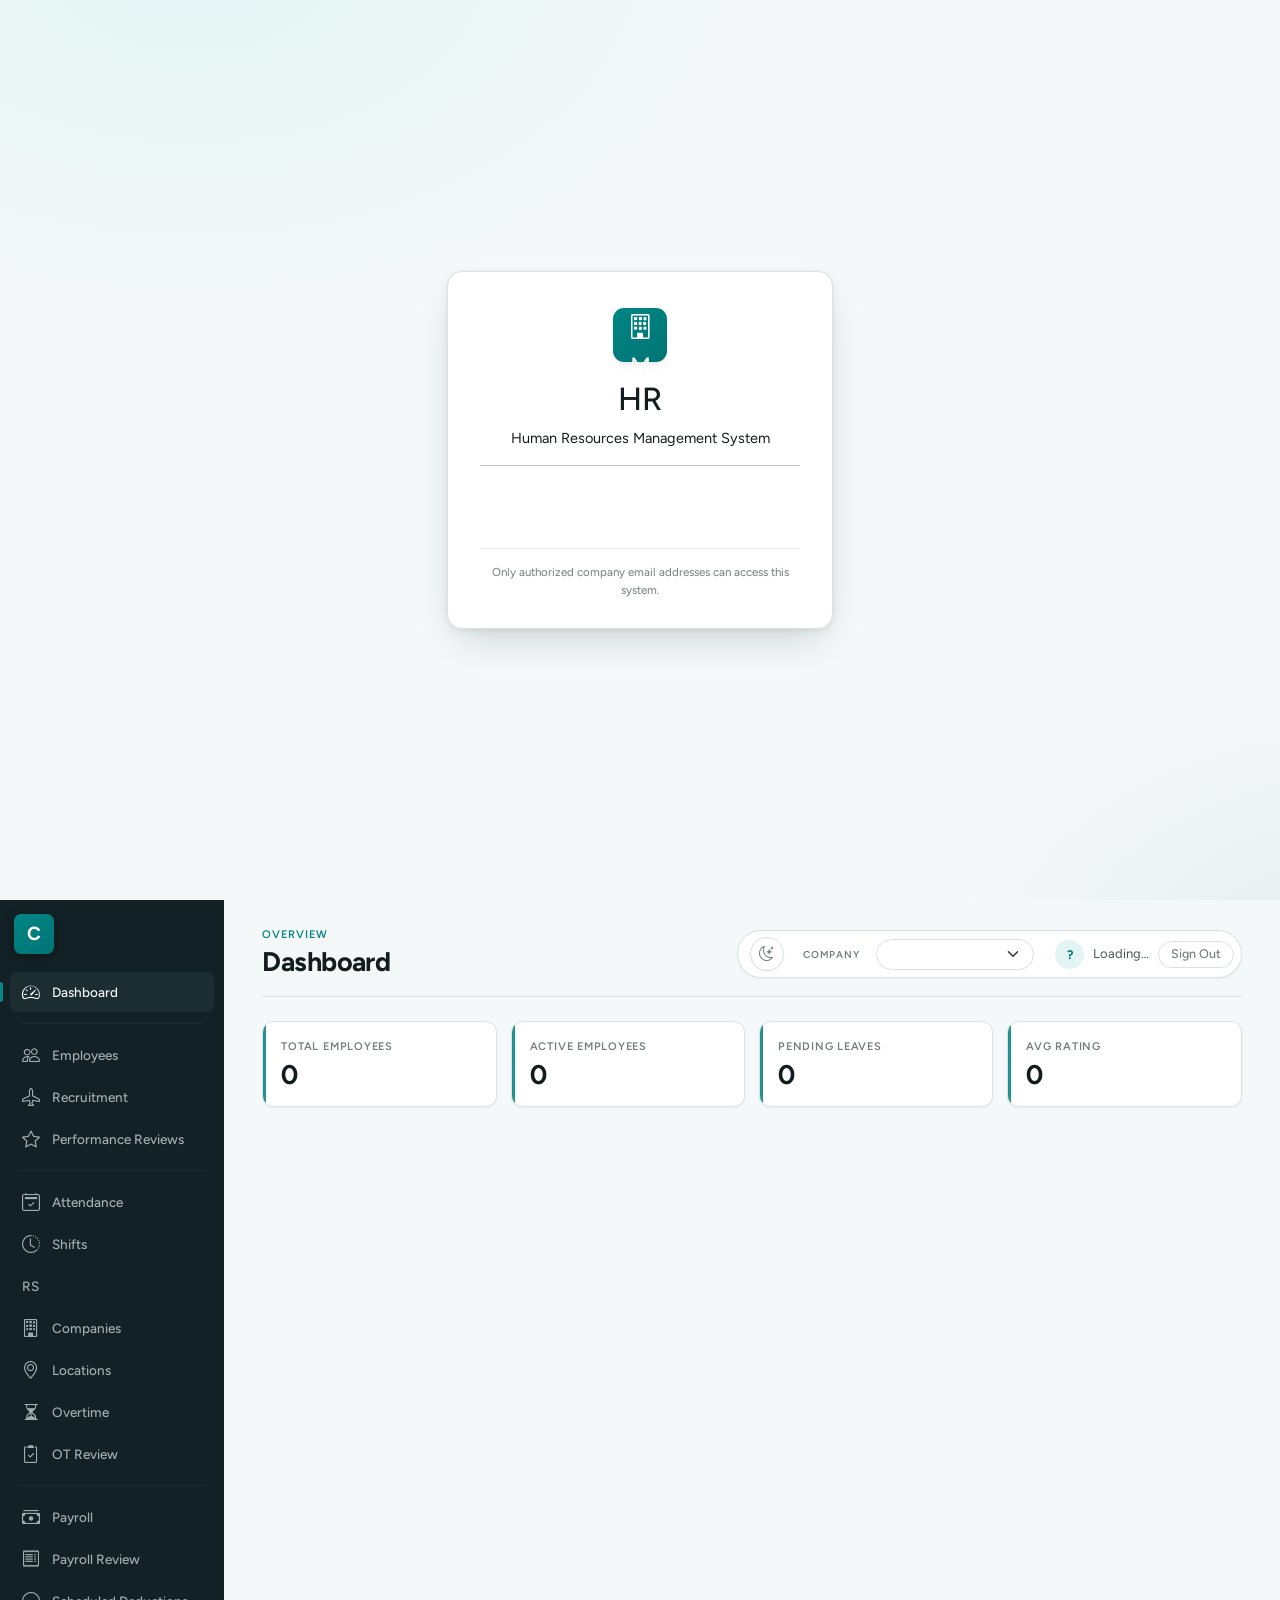
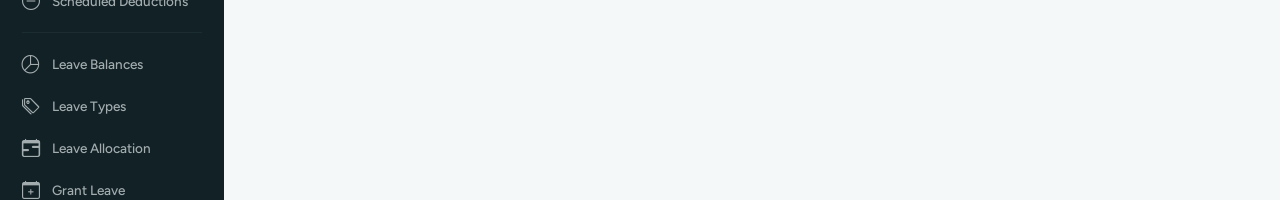
<file: index.html>
<!DOCTYPE html>
<html lang="en" data-bs-theme="light">
<head>
    <meta charset="UTF-8">
    <meta name="viewport" content="width=device-width, initial-scale=1.0">
    <title>HR Management System</title>

    <!-- Fonts -->
    <script>
    // Applied before first paint: a flash of the wrong theme looks broken.
    (function () {
        try {
            var saved = localStorage.getItem('hr_theme');
            var want = saved || (window.matchMedia &&
                        window.matchMedia('(prefers-color-scheme: dark)').matches ? 'dark' : 'light');
            document.documentElement.setAttribute('data-bs-theme', want);
        } catch (e) { /* private mode - stay on the default */ }
    })();
    </script>
    <link rel="preconnect" href="https://fonts.googleapis.com">
    <link href="https://fonts.googleapis.com/css2?family=Figtree:wght@400;500;600;700&family=JetBrains+Mono:wght@500;600&display=swap" rel="stylesheet">

    <!-- Bootstrap 5 + Icons (structural / modals / forms) -->
    <link href="https://cdn.jsdelivr.net/npm/bootstrap@5.3.0/dist/css/bootstrap.min.css" rel="stylesheet">
    <link href="https://cdn.jsdelivr.net/npm/bootstrap-icons@1.11.0/font/bootstrap-icons.css" rel="stylesheet">

    <!-- DataTables -->
    <link href="https://cdn.datatables.net/1.13.6/css/dataTables.bootstrap5.min.css" rel="stylesheet">

    <style>
    /* ============================================================
       DESIGN TOKENS
       One palette, two themes. Bootstrap 5.3 reads data-bs-theme on
       <html>, so its own components follow without being restyled.
       ============================================================ */
    :root {
        /* surfaces, coolest to warmest */
        --hr-bg          : oklch(0.975 0.004 200);
        --hr-surface     : #ffffff;
        --hr-surface-2   : oklch(0.962 0.005 200);
        --hr-surface-3   : oklch(0.935 0.007 200);

        /* ink */
        --hr-text        : oklch(0.22 0.015 215);
        --hr-text-2      : oklch(0.44 0.013 215);
        --hr-muted       : oklch(0.58 0.011 215);

        /* lines */
        --hr-border      : oklch(0.905 0.006 210);
        --hr-border-soft : oklch(0.945 0.004 210);

        /* brand */
        --hr-accent      : oklch(0.56 0.094 195);
        --hr-accent-hi   : oklch(0.50 0.098 195);
        --hr-accent-soft : oklch(0.955 0.018 195);
        --hr-accent-ring : oklch(0.56 0.094 195 / 0.30);
        --hr-on-accent   : #ffffff;

        /* the navigation rail */
        --hr-rail        : oklch(0.235 0.022 215);
        --hr-rail-2      : oklch(0.285 0.024 215);
        --hr-rail-ink    : oklch(0.74 0.012 215);
        --hr-rail-ink-hi : oklch(0.97 0.004 215);

        /* state */
        --hr-good        : oklch(0.56 0.12 155);
        --hr-good-soft   : oklch(0.955 0.03 155);
        --hr-warn        : oklch(0.62 0.13 75);
        --hr-warn-soft   : oklch(0.962 0.038 80);
        --hr-bad         : oklch(0.56 0.17 25);
        --hr-bad-soft    : oklch(0.962 0.028 25);
        --hr-info        : oklch(0.56 0.11 240);

        /* elevation — three steps, used by role rather than everywhere */
        --hr-sh-1 : 0 1px 2px oklch(0.2 0.02 215 / .05);
        --hr-sh-2 : 0 1px 3px oklch(0.2 0.02 215 / .07), 0 6px 16px -6px oklch(0.2 0.02 215 / .10);
        --hr-sh-3 : 0 2px 6px oklch(0.2 0.02 215 / .08), 0 18px 40px -12px oklch(0.2 0.02 215 / .18);

        --hr-r-sm : 7px;
        --hr-r    : 11px;
        --hr-r-lg : 15px;

        --font-ui   : "Figtree", system-ui, -apple-system, "Segoe UI", sans-serif;
        --font-num  : "JetBrains Mono", ui-monospace, "SF Mono", Menlo, monospace;

        --sidebar-width : 224px;
        color-scheme: light;
    }

    [data-bs-theme="dark"] {
        --hr-bg          : oklch(0.185 0.014 215);
        --hr-surface     : oklch(0.228 0.016 215);
        --hr-surface-2   : oklch(0.262 0.017 215);
        --hr-surface-3   : oklch(0.305 0.018 215);

        --hr-text        : oklch(0.945 0.006 215);
        --hr-text-2      : oklch(0.80 0.010 215);
        --hr-muted       : oklch(0.655 0.012 215);

        --hr-border      : oklch(0.335 0.018 215);
        --hr-border-soft : oklch(0.285 0.016 215);

        --hr-accent      : oklch(0.76 0.105 190);
        --hr-accent-hi   : oklch(0.83 0.105 190);
        --hr-accent-soft : oklch(0.30 0.045 195);
        --hr-accent-ring : oklch(0.76 0.105 190 / 0.34);
        --hr-on-accent   : oklch(0.17 0.03 200);

        --hr-rail        : oklch(0.158 0.014 215);
        --hr-rail-2      : oklch(0.225 0.017 215);
        --hr-rail-ink    : oklch(0.665 0.012 215);
        --hr-rail-ink-hi : oklch(0.975 0.004 215);

        --hr-good        : oklch(0.74 0.14 155);
        --hr-good-soft   : oklch(0.30 0.05 155);
        --hr-warn        : oklch(0.80 0.13 80);
        --hr-warn-soft   : oklch(0.32 0.05 80);
        --hr-bad         : oklch(0.70 0.16 25);
        --hr-bad-soft    : oklch(0.31 0.06 25);
        --hr-info        : oklch(0.74 0.11 240);

        --hr-sh-1 : 0 1px 2px oklch(0 0 0 / .30);
        --hr-sh-2 : 0 1px 3px oklch(0 0 0 / .34), 0 6px 16px -6px oklch(0 0 0 / .44);
        --hr-sh-3 : 0 2px 6px oklch(0 0 0 / .38), 0 18px 40px -12px oklch(0 0 0 / .55);

        color-scheme: dark;
    }

    /* keep Bootstrap's own components on our palette */
    [data-bs-theme] {
        --bs-body-bg        : var(--hr-bg);
        --bs-body-color     : var(--hr-text);
        --bs-border-color   : var(--hr-border);
        --bs-primary        : var(--hr-accent);
        --bs-link-color     : var(--hr-accent);
        --bs-link-hover-color: var(--hr-accent-hi);
        --bs-emphasis-color : var(--hr-text);
        --bs-secondary-color: var(--hr-muted);
    }

    /* ============================================================
       BASE
       ============================================================ */
    *, *::before, *::after { box-sizing: border-box; }

    body {
        font-family: var(--font-ui);
        font-size: 14.5px;
        line-height: 1.55;
        background: var(--hr-bg);
        color: var(--hr-text);
        min-height: 100vh;
        margin: 0;
        -webkit-font-smoothing: antialiased;
        font-feature-settings: "cv05" 1;
    }
    a { color: var(--hr-accent); text-decoration: none; transition: color .14s ease; }
    a:hover { color: var(--hr-accent-hi); }

    /* figures line up in columns wherever they appear */
    .table td, .table th, .hr-stat-value, .profile-stat-number,
    input[type=number], .mono { font-variant-numeric: tabular-nums; }

    ::selection { background: var(--hr-accent-ring); }

    :focus-visible {
        outline: 2px solid var(--hr-accent);
        outline-offset: 2px;
        border-radius: 3px;
    }

    ::-webkit-scrollbar { width: 11px; height: 11px; }
    ::-webkit-scrollbar-track { background: transparent; }
    ::-webkit-scrollbar-thumb {
        background: var(--hr-border);
        border-radius: 99px;
        border: 3px solid var(--hr-bg);
    }
    ::-webkit-scrollbar-thumb:hover { background: var(--hr-muted); }

    @media (prefers-reduced-motion: reduce) {
        *, *::before, *::after { transition: none !important; animation: none !important; }
    }

    /* ============================================================
       LAYOUT
       ============================================================ */
    .wrapper { display: flex; min-height: 100vh; }

    #content {
        flex: 1;
        min-width: 0;
        padding: 26px clamp(18px, 3vw, 40px) 64px;
        background: var(--hr-bg);
    }

    /* ---------- navigation rail ---------- */
    #sidebar {
        width: var(--sidebar-width);
        flex: none;
        background: var(--hr-rail);
        color: var(--hr-rail-ink);
        display: flex;
        flex-direction: column;
        align-items: stretch;
        padding: 14px 10px 22px;
        position: sticky;
        top: 0;
        height: 100vh;
        overflow-y: auto;
        overflow-x: hidden;
        z-index: 20;
    }
    #sidebar::-webkit-scrollbar { width: 0; }

    .sidebar-logo {
        width: 40px; height: 40px;
        border-radius: var(--hr-r-sm);
        background: linear-gradient(145deg, var(--hr-accent), var(--hr-accent-hi));
        color: var(--hr-on-accent);
        display: grid; place-items: center;
        font-size: 19px; font-weight: 700;
        margin-bottom: 18px;
        box-shadow: 0 3px 10px oklch(0 0 0 / .30);
        flex: none;
        align-self: flex-start;
        margin-left: 4px;
    }

    #sidebar ul.nav {
        flex-direction: column;
        align-items: stretch;
        gap: 2px;
        width: 100%;
        padding: 0;
        margin: 0;
        list-style: none;
    }
    #sidebar .nav-item { width: 100%; display: flex; }

    /* Labels are drawn, not hidden. Fifteen similar icons are not something
       anyone should have to learn by hovering, and this is the screen Naeem
       works in every day. Below 820px the rail collapses back to icons, where
       the label is hidden again and the title attribute carries it. */
    #sidebar .nav-link {
        position: relative;
        width: 100%;
        min-height: 40px;
        display: flex;
        align-items: center;
        gap: 12px;
        padding: 0 12px;
        border-radius: var(--hr-r-sm);
        color: var(--hr-rail-ink);
        font-size: 13.5px;
        font-weight: 500;
        line-height: 1.25;
        transition: background .15s ease, color .15s ease;
        cursor: pointer;
    }
    #sidebar .nav-link i {
        font-size: 18px; line-height: 1;
        flex: none; width: 18px; text-align: center;
    }
    #sidebar .nav-link .nav-text { white-space: normal; }

    #sidebar .nav-link:hover {
        background: var(--hr-rail-2);
        color: var(--hr-rail-ink-hi);
    }
    #sidebar .nav-link.active {
        background: var(--hr-rail-2);
        color: var(--hr-rail-ink-hi);
    }
    /* the active marker reads as position, not decoration */
    #sidebar .nav-link.active::before {
        content: "";
        position: absolute;
        left: -10px; top: 50%;
        transform: translateY(-50%);
        width: 3px; height: 20px;
        border-radius: 0 3px 3px 0;
        background: var(--hr-accent);
    }
    #sidebar .nav-divider {
        height: 1px;
        background: var(--hr-rail-2);
        margin: 9px 12px;
        flex: none;
    }

    /* ---------- page header ---------- */
    #pageHeader {
        display: flex;
        align-items: flex-end;
        justify-content: space-between;
        gap: 18px;
        flex-wrap: wrap;
        padding-bottom: 18px;
        margin-bottom: 24px;
        border-bottom: 1px solid var(--hr-border);
    }
    #pageGroup {
        font-size: 11px;
        font-weight: 600;
        letter-spacing: .085em;
        text-transform: uppercase;
        color: var(--hr-accent);
        margin-bottom: 3px;
    }
    #pageTitle {
        font-size: clamp(21px, 2.6vw, 27px);
        font-weight: 700;
        letter-spacing: -.021em;
        margin: 0;
        color: var(--hr-text);
    }

    .user-chip {
        display: flex;
        align-items: center;
        gap: 9px;
        padding: 6px 7px 6px 12px;
        background: var(--hr-surface);
        border: 1px solid var(--hr-border);
        border-radius: 99px;
        box-shadow: var(--hr-sh-1);
    }
    #userAvatar, #userAvatarPlaceholder {
        width: 29px; height: 29px;
        border-radius: 50%;
        object-fit: cover;
        flex: none;
    }
    #userAvatarPlaceholder {
        display: grid; place-items: center;
        background: var(--hr-accent-soft);
        color: var(--hr-accent-hi);
        font-weight: 700;
        font-size: 12.5px;
    }
    #userEmail {
        font-size: 13px;
        color: var(--hr-text-2);
        max-width: 190px;
        overflow: hidden;
        text-overflow: ellipsis;
        white-space: nowrap;
    }
    .user-chip .btn-outline-danger {
        border: 1px solid var(--hr-border) !important;
        background: transparent !important;
        color: var(--hr-muted) !important;
        border-radius: 99px !important;
        padding: 3px 12px !important;
        font-size: 12.5px !important;
        font-weight: 500 !important;
    }
    .user-chip .btn-outline-danger:hover {
        border-color: var(--hr-bad) !important;
        color: var(--hr-bad) !important;
        background: var(--hr-bad-soft) !important;
    }

    /* company scope picker — what you are looking at, not who you are */
    .company-picker-label {
        font-size: 10px;
        font-weight: 600;
        letter-spacing: .09em;
        text-transform: uppercase;
        color: var(--hr-muted);
        margin: 0 7px 0 0;
        white-space: nowrap;
    }
    .company-picker {
        width: auto;
        min-width: 158px;
        max-width: 230px;
        margin-right: 12px;
        font-weight: 600 !important;
        font-size: 13px !important;
        border-radius: 99px !important;
        padding: 5px 30px 5px 13px !important;
        background-color: var(--hr-surface) !important;
        border-color: var(--hr-border) !important;
        color: var(--hr-text) !important;
        box-shadow: var(--hr-sh-1);
    }
    .company-picker:disabled { opacity: .68; }

    /* ---------- theme toggle ---------- */
    .theme-toggle {
        width: 34px; height: 34px;
        display: grid; place-items: center;
        border-radius: 50%;
        border: 1px solid var(--hr-border);
        background: var(--hr-surface);
        color: var(--hr-muted);
        cursor: pointer;
        margin-right: 10px;
        transition: color .15s ease, border-color .15s ease;
        box-shadow: var(--hr-sh-1);
    }
    .theme-toggle:hover { color: var(--hr-accent); border-color: var(--hr-accent); }
    .theme-toggle i { font-size: 15px; }

    /* ============================================================
       SURFACES
       ============================================================ */
    .table-container, .page-toolbar, .profile-header, .profile-info-item {
        background: var(--hr-surface);
        border: 1px solid var(--hr-border);
        border-radius: var(--hr-r);
        box-shadow: var(--hr-sh-1);
    }
    .table-container { padding: 18px; margin-bottom: 22px; }
    .page-toolbar {
        padding: 14px 18px;
        margin-bottom: 20px;
        display: flex;
        align-items: center;
        gap: 12px;
        flex-wrap: wrap;
    }
    .page-toolbar h5 {
        margin: 0;
        font-size: 15px;
        font-weight: 650;
        letter-spacing: -.012em;
        color: var(--hr-text);
    }

    /* ---------- stat tiles ---------- */
    .stat-grid {
        display: grid;
        grid-template-columns: repeat(auto-fit, minmax(188px, 1fr));
        gap: 14px;
        margin-bottom: 24px;
    }
    .hr-stat-card {
        background: var(--hr-surface);
        border: 1px solid var(--hr-border);
        border-radius: var(--hr-r);
        padding: 16px 18px;
        box-shadow: var(--hr-sh-1);
        position: relative;
        overflow: hidden;
        transition: box-shadow .18s ease, transform .18s ease;
    }
    .hr-stat-card:hover { box-shadow: var(--hr-sh-2); transform: translateY(-1px); }
    .hr-stat-card::after {
        content: "";
        position: absolute;
        inset: 0 auto 0 0;
        width: 3px;
        background: var(--hr-accent);
        opacity: .9;
    }
    .hr-stat-label {
        font-size: 11px;
        font-weight: 600;
        letter-spacing: .07em;
        text-transform: uppercase;
        color: var(--hr-muted);
        margin-bottom: 5px;
    }
    .hr-stat-value {
        font-size: 27px;
        font-weight: 700;
        letter-spacing: -.028em;
        color: var(--hr-text);
        line-height: 1.1;
    }

    /* ============================================================
       TABLES
       ============================================================ */
    .table {
        --bs-table-bg: transparent;
        margin: 0;
        color: var(--hr-text);
        border-color: var(--hr-border-soft);
    }
    .table thead tr { background: transparent; }
    .table thead th {
        font-size: 10.5px;
        font-weight: 700;
        letter-spacing: .075em;
        text-transform: uppercase;
        color: var(--hr-muted);
        background: var(--hr-surface-2);
        border-bottom: 1px solid var(--hr-border);
        padding: 9px 12px;
        white-space: nowrap;
        position: sticky;
        top: 0;
        z-index: 2;
    }
    .table thead th:first-child { border-top-left-radius: var(--hr-r-sm); }
    .table thead th:last-child  { border-top-right-radius: var(--hr-r-sm); }
    .table tbody td {
        padding: 10px 12px;
        border-bottom: 1px solid var(--hr-border-soft);
        vertical-align: middle;
        color: var(--hr-text-2);
    }
    .table tbody tr:hover td { background: var(--hr-surface-2); }
    .table tbody tr:last-child td { border-bottom: 0; }

    /* ============================================================
       CONTROLS
       ============================================================ */
    .form-label {
        font-size: 12.5px;
        font-weight: 600;
        color: var(--hr-text-2);
        margin-bottom: 5px;
    }
    .form-label.small, .form-label small {
        font-size: 11px;
        letter-spacing: .05em;
        text-transform: uppercase;
        color: var(--hr-muted);
        font-weight: 600;
    }

    .form-control, .form-select, .form-control-sm, .form-select-sm {
        background-color: var(--hr-surface);
        border: 1px solid var(--hr-border);
        border-radius: var(--hr-r-sm);
        color: var(--hr-text);
        font-size: 14px;
        padding: 8px 12px;
        transition: border-color .14s ease, box-shadow .14s ease;
        box-shadow: none;
    }
    .form-control-sm, .form-select-sm { font-size: 13px; padding: 6px 10px; }
    .form-control::placeholder { color: var(--hr-muted); opacity: .7; }
    .form-control:focus, .form-select:focus,
    .form-control-sm:focus, .form-select-sm:focus {
        border-color: var(--hr-accent);
        box-shadow: 0 0 0 3px var(--hr-accent-ring);
        background-color: var(--hr-surface);
        color: var(--hr-text);
        outline: none;
    }
    .form-control:disabled, .form-select:disabled {
        background-color: var(--hr-surface-2);
        color: var(--hr-muted);
    }

    .btn {
        border-radius: var(--hr-r-sm);
        font-weight: 600;
        font-size: 13.5px;
        padding: 8px 15px;
        letter-spacing: -.005em;
        transition: background .14s ease, border-color .14s ease,
                    color .14s ease, box-shadow .14s ease, transform .1s ease;
        border-width: 1px;
    }
    .btn:active { transform: translateY(.5px); }
    .btn-sm { font-size: 12.5px; padding: 5px 11px; }

    .btn-primary {
        background: var(--hr-accent);
        border-color: var(--hr-accent);
        color: var(--hr-on-accent);
        box-shadow: var(--hr-sh-1);
    }
    .btn-primary:hover, .btn-primary:focus {
        background: var(--hr-accent-hi);
        border-color: var(--hr-accent-hi);
        color: var(--hr-on-accent);
        box-shadow: var(--hr-sh-2);
    }
    .btn-primary:disabled { background: var(--hr-muted); border-color: var(--hr-muted); opacity: .55; }

    .btn-secondary {
        background: var(--hr-surface-2);
        border-color: var(--hr-border);
        color: var(--hr-text-2);
    }
    .btn-secondary:hover { background: var(--hr-surface-3); color: var(--hr-text); }

    .btn-success { background: var(--hr-good); border-color: var(--hr-good); color: #fff; }
    .btn-warning { background: var(--hr-warn); border-color: var(--hr-warn); color: oklch(0.2 0.03 80); }
    .btn-danger  { background: var(--hr-bad);  border-color: var(--hr-bad);  color: #fff; }

    .btn-outline-primary   { border-color: var(--hr-border); color: var(--hr-accent); background: transparent; }
    .btn-outline-primary:hover { background: var(--hr-accent); border-color: var(--hr-accent); color: var(--hr-on-accent); }
    .btn-outline-secondary { border-color: var(--hr-border); color: var(--hr-text-2); background: transparent; }
    .btn-outline-secondary:hover { background: var(--hr-surface-2); border-color: var(--hr-muted); color: var(--hr-text); }
    .btn-outline-danger    { border-color: var(--hr-border); color: var(--hr-bad); background: transparent; }
    .btn-outline-danger:hover { background: var(--hr-bad); border-color: var(--hr-bad); color: #fff; }

    /* ============================================================
       STATE
       ============================================================ */
    .badge.bg-success, .badge.bg-primary {
        background: var(--hr-good-soft) !important;
        color: var(--hr-good) !important;
    }
    .badge.bg-warning   { background: var(--hr-warn-soft) !important; color: var(--hr-warn) !important; }
    .badge.bg-danger    { background: var(--hr-bad-soft)  !important; color: var(--hr-bad)  !important; }
    .badge.bg-secondary { background: var(--hr-surface-3) !important; color: var(--hr-muted) !important; }
    .badge {
        font-weight: 600;
        font-size: 11px;
        letter-spacing: .02em;
        padding: 4px 9px;
        border-radius: 99px;
    }

    .status-badge.active, .status-badge.inactive, .status-badge.on-leave {
        display: inline-flex;
        align-items: center;
        gap: 5px;
        font-size: 11.5px;
        font-weight: 600;
        padding: 3px 10px 3px 8px;
        border-radius: 99px;
    }
    .status-badge.active::before, .status-badge.inactive::before, .status-badge.on-leave::before {
        content: "";
        width: 6px; height: 6px;
        border-radius: 50%;
        background: currentColor;
    }
    .status-badge.active   { background: var(--hr-good-soft); color: var(--hr-good); }
    .status-badge.on-leave { background: var(--hr-warn-soft); color: var(--hr-warn); }
    .status-badge.inactive { background: var(--hr-surface-3); color: var(--hr-muted); }

    .alert {
        border: 1px solid var(--hr-border);
        border-radius: var(--hr-r-sm);
        padding: 12px 15px;
        font-size: 13.5px;
    }
    .alert-success { background: var(--hr-good-soft); border-color: transparent; color: var(--hr-good); }
    .alert-warning { background: var(--hr-warn-soft); border-color: transparent; color: var(--hr-warn); }
    .alert-danger  { background: var(--hr-bad-soft);  border-color: transparent; color: var(--hr-bad); }

    .text-muted   { color: var(--hr-muted) !important; }
    .text-primary, .text-info { color: var(--hr-accent) !important; }
    .text-success { color: var(--hr-good) !important; }
    .text-warning { color: var(--hr-warn) !important; }
    .text-danger  { color: var(--hr-bad) !important; }
    .bg-light, .bg-secondary { background: var(--hr-surface-2) !important; }

    /* ============================================================
       PROFILE
       ============================================================ */
    .profile-header {
        display: flex;
        align-items: center;
        gap: 18px;
        padding: 22px;
        margin-bottom: 20px;
        flex-wrap: wrap;
    }
    .profile-avatar {
        width: 62px; height: 62px;
        border-radius: var(--hr-r);
        background: linear-gradient(145deg, var(--hr-accent), var(--hr-accent-hi));
        color: var(--hr-on-accent);
        display: grid; place-items: center;
        font-size: 24px; font-weight: 700;
        flex: none;
        box-shadow: var(--hr-sh-2);
    }
    .profile-stat { text-align: left; }
    .profile-stat-number {
        font-size: 21px; font-weight: 700;
        color: var(--hr-text);
        letter-spacing: -.022em;
        line-height: 1.15;
    }
    .profile-stat-label {
        font-size: 10.5px; font-weight: 600;
        letter-spacing: .075em; text-transform: uppercase;
        color: var(--hr-muted);
    }
    .profile-info-item {
        display: flex;
        justify-content: space-between;
        gap: 14px;
        padding: 11px 15px;
        margin-bottom: 7px;
        box-shadow: none;
    }
    .profile-info-item:last-child { margin-bottom: 0; }
    .profile-info-label { font-size: 12.5px; color: var(--hr-muted); font-weight: 500; }
    .profile-info-value { font-size: 13.5px; color: var(--hr-text); font-weight: 600; text-align: right; }

    /* ============================================================
       LOGIN
       ============================================================ */
    #loginScreen {
        min-height: 100vh;
        display: flex;
        align-items: center;
        justify-content: center;
        padding: 24px;
        background:
            radial-gradient(900px 560px at 15% -5%, var(--hr-accent-soft), transparent 62%),
            radial-gradient(760px 480px at 108% 108%, var(--hr-surface-3), transparent 58%),
            var(--hr-bg);
    }
    .login-card {
        width: 100%;
        max-width: 386px;
        background: var(--hr-surface);
        border: 1px solid var(--hr-border);
        border-radius: var(--hr-r-lg);
        padding: 36px 32px 28px;
        box-shadow: var(--hr-sh-3);
        text-align: center;
    }
    .login-card .logo-icon {
        width: 54px; height: 54px;
        border-radius: var(--hr-r);
        background: linear-gradient(145deg, var(--hr-accent), var(--hr-accent-hi));
        color: var(--hr-on-accent);
        display: grid; place-items: center;
        font-size: 25px;
        margin: 0 auto 18px;
        box-shadow: var(--hr-sh-2);
    }
    .login-card h4 {
        font-size: 20px; font-weight: 700;
        letter-spacing: -.021em;
        margin-bottom: 5px;
        color: var(--hr-text);
    }
    .login-card .google-btn-wrapper {
        display: flex;
        justify-content: center;
        margin: 22px 0 16px;
        min-height: 44px;
    }
    .login-card .footer-text {
        font-size: 11.5px;
        color: var(--hr-muted);
        border-top: 1px solid var(--hr-border-soft);
        padding-top: 15px;
        margin: 0;
    }

    /* ============================================================
       DATATABLES
       ============================================================ */
    .dataTables_wrapper .dataTables_info,
    .dataTables_wrapper .dataTables_filter label,
    .dataTables_wrapper .dataTables_length label {
        font-size: 12.5px;
        color: var(--hr-muted);
    }
    .dataTables_wrapper .dataTables_length select,
    .dataTables_wrapper .dataTables_filter input {
        background: var(--hr-surface);
        border: 1px solid var(--hr-border);
        border-radius: var(--hr-r-sm);
        color: var(--hr-text);
        padding: 4px 9px;
        font-size: 13px;
    }
    .dataTables_wrapper .dataTables_length select:focus,
    .dataTables_wrapper .dataTables_filter input:focus {
        border-color: var(--hr-accent);
        box-shadow: 0 0 0 3px var(--hr-accent-ring);
        outline: none;
    }
    .dataTables_wrapper .page-link {
        background: var(--hr-surface);
        border: 1px solid var(--hr-border);
        color: var(--hr-text-2);
        font-size: 13px;
        border-radius: var(--hr-r-sm);
        margin: 0 2px;
        padding: 5px 10px;
    }
    .dataTables_wrapper .page-link:hover { background: var(--hr-surface-2); color: var(--hr-text); }
    .dataTables_wrapper .page-item.active .page-link {
        background: var(--hr-accent);
        border-color: var(--hr-accent);
        color: var(--hr-on-accent);
    }

    /* ============================================================
       MODALS
       ============================================================ */
    .modal-content {
        background: var(--hr-surface);
        border: 1px solid var(--hr-border);
        border-radius: var(--hr-r-lg);
        box-shadow: var(--hr-sh-3);
        color: var(--hr-text);
    }
    .modal-header, .modal-footer { border-color: var(--hr-border-soft); padding: 16px 20px; }
    .modal-body { padding: 20px; }
    .modal-title { font-size: 16.5px; font-weight: 650; letter-spacing: -.014em; }

    .page-section { display: none; }
    .page-section.active { display: block; animation: hrFade .22s ease both; }
    @keyframes hrFade { from { opacity: 0; transform: translateY(4px); } to { opacity: 1; transform: none; } }

    /* ============================================================
       NARROW SCREENS
       ============================================================ */
    @media (max-width: 820px) {
        :root { --sidebar-width: 58px; }
        /* Collapse back to an icon rail — there is no room for labels here,
           so the title attribute carries the name again. */
        #sidebar { padding: 14px 6px 22px; }
        #sidebar .sidebar-logo { align-self: center; margin-left: 0; }
        #sidebar .nav-link { justify-content: center; padding: 0; gap: 0; }
        #sidebar .nav-link .nav-text {
            position: absolute;
            width: 1px; height: 1px;
            overflow: hidden;
            clip-path: inset(50%);
            white-space: nowrap;
        }
        #sidebar .nav-link.active::before { left: -6px; }
        #sidebar .nav-divider { margin: 9px 14px; }
        #content { padding: 20px 16px 56px; }
        #pageHeader { align-items: flex-start; }
        #userEmail { display: none; }
        .company-picker { min-width: 128px; }
        .hr-stat-value { font-size: 23px; }
    }
    @media (max-width: 560px) {
        .stat-grid { grid-template-columns: repeat(auto-fit, minmax(142px, 1fr)); }
        .company-picker-label { display: none; }
        .table-container { padding: 13px; }
    }
    </style>
</head>
<body>

<!-- ============================================================
     LOGIN SCREEN
     ============================================================ -->
<div id="loginScreen">
    <div class="login-card">
        <div class="logo-icon">
            <i class="bi bi-building"></i><!-- icon hidden via CSS; "M" shown below -->
            M
        </div>
        <h2>HR</h2>
        <p class="subtitle">Human Resources Management System</p>
        <hr>
        <div id="googleLoginButton" class="google-btn-wrapper"></div>
        <p class="footer-text">
            Only authorized company email addresses can access this system.
        </p>
    </div>
</div>


<!-- ============================================================
     MAIN APP
     ============================================================ -->
<div id="mainApp">
    <div class="wrapper">

        <!-- =====================================================
             SIDEBAR — 68px icon strip
             All nav items pre-baked so *-ui.js files skip injection
             ===================================================== -->
        <nav id="sidebar">
            <div class="sidebar-logo" id="sidebarLogo" title="HR System"></div>
            <ul class="nav flex-column">

                <!-- Dashboard -->
                <li class="nav-item">
                    <a class="nav-link active" data-page="dashboard" title="Dashboard"><i class="bi bi-speedometer2"></i><span class="nav-text">Dashboard</span></a>
                </li>

                <!-- People group divider -->
                <li class="nav-divider" aria-hidden="true"></li>

                <!-- Employees -->
                <li class="nav-item">
                    <a class="nav-link" data-page="employees" title="Employees"><i class="bi bi-people"></i><span class="nav-text">Employees</span></a>
                </li>
                <!-- Performance Reviews -->
                <li class="nav-item">
                    <a class="nav-link" data-page="reviews" title="Performance Reviews"><i class="bi bi-star"></i><span class="nav-text">Performance Reviews</span></a>
                </li>

                <!-- Time group divider -->
                <li class="nav-divider" aria-hidden="true"></li>

                <!-- Attendance -->
                <li class="nav-item">
                    <a class="nav-link" data-page="attendance" title="Attendance"><i class="bi bi-calendar2-check"></i><span class="nav-text">Attendance</span></a>
                </li>
                <!-- Shifts -->
                <li class="nav-item">
                    <a class="nav-link" data-page="shifts" title="Shifts"><i class="bi bi-clock-history"></i><span class="nav-text">Shifts</span></a>
                </li>
                <!-- Locations -->
                <li class="nav-item">
                    <a class="nav-link" data-page="locations" title="Locations"><i class="bi bi-geo-alt"></i><span class="nav-text">Locations</span></a>
                </li>
                <!-- Overtime -->
                <li class="nav-item">
                    <a class="nav-link" data-page="ot" title="Overtime"><i class="bi bi-hourglass-split"></i><span class="nav-text">Overtime</span></a>
                </li>
                <!-- OT Review -->
                <li class="nav-item">
                    <a class="nav-link" data-page="otreview" title="OT Review"><i class="bi bi-clipboard2-check"></i><span class="nav-text">OT Review</span></a>
                </li>

                <!-- Pay group divider -->
                <li class="nav-divider" aria-hidden="true"></li>

                <!-- Payroll -->
                <li class="nav-item">
                    <a class="nav-link" data-page="payroll" title="Payroll"><i class="bi bi-cash-stack"></i><span class="nav-text">Payroll</span></a>
                </li>
                <!-- Payroll Review -->
                <li class="nav-item">
                    <a class="nav-link" data-page="payrollreview" title="Payroll Review"><i class="bi bi-receipt"></i><span class="nav-text">Payroll Review</span></a>
                </li>
                <!-- Scheduled Deductions -->
                <li class="nav-item">
                    <a class="nav-link" data-page="scheddeduct" title="Scheduled Deductions"><i class="bi bi-dash-circle"></i><span class="nav-text">Scheduled Deductions</span></a>
                </li>

                <!-- Admin group divider -->
                <li class="nav-divider" aria-hidden="true"></li>

                <!-- Leave Balances -->
                <li class="nav-item">
                    <a class="nav-link" data-page="leavebal" title="Leave Balances"><i class="bi bi-pie-chart"></i><span class="nav-text">Leave Balances</span></a>
                </li>
                <!-- Leave Types -->
                <li class="nav-item">
                    <a class="nav-link" data-page="leavetypes" title="Leave Types"><i class="bi bi-tags"></i><span class="nav-text">Leave Types</span></a>
                </li>
                <!-- Leave Allocation -->
                <li class="nav-item">
                    <a class="nav-link" data-page="leavealloc" title="Leave Allocation"><i class="bi bi-calendar-range"></i><span class="nav-text">Leave Allocation</span></a>
                </li>
                <!-- Grant Leave -->
                <li class="nav-item">
                    <a class="nav-link" data-page="grantleave" title="Grant Leave"><i class="bi bi-calendar-plus"></i><span class="nav-text">Grant Leave</span></a>
                </li>

            </ul>
        </nav><!-- /#sidebar -->


        <!-- =====================================================
             CONTENT AREA
             ===================================================== -->
        <div id="content">

            <!-- Page Header -->
            <div id="pageHeader">
                <div>
                    <div id="pageGroup">Overview</div>
                    <h1 id="pageTitle">Dashboard</h1>
                </div>
                <div class="user-chip">
                    <!-- Company scope. Built at runtime from the Companies tab,
                         never listed here. Filters every screen below. -->
                    <button id="themeToggle" class="theme-toggle" type="button"
                            title="Switch between light and dark" aria-label="Switch theme">
                        <i class="bi bi-moon-stars"></i>
                    </button>
                    <label for="companyPicker" class="company-picker-label">Company</label>
                    <select id="companyPicker" class="form-select form-select-sm company-picker"
                            title="Which company you are looking at"></select>
                    <img id="userAvatar" style="display:none;" alt="">
                    <div id="userAvatarPlaceholder">?</div>
                    <span id="userEmail">Loading…</span>
                    <button class="btn btn-outline-danger btn-sm" onclick="handleSignOut()">Sign Out</button>
                </div>
            </div>


            <!-- ================================================
                 DASHBOARD
                 ================================================ -->
            <div class="page-section active" id="page-dashboard">
                <div class="stat-grid">
                    <div class="hr-stat-card">
                        <div class="hr-stat-label">Total Employees</div>
                        <div class="hr-stat-value" id="totalEmployees">0</div>
                    </div>
                    <div class="hr-stat-card">
                        <div class="hr-stat-label">Active Employees</div>
                        <div class="hr-stat-value" id="activeEmployees">0</div>
                    </div>
                    <div class="hr-stat-card">
                        <div class="hr-stat-label">Pending Leaves</div>
                        <div class="hr-stat-value" id="pendingLeaves">0</div>
                    </div>
                    <div class="hr-stat-card">
                        <div class="hr-stat-label">Avg Rating</div>
                        <div class="hr-stat-value" id="avgRating">0</div>
                    </div>
                </div>
            </div>


            <!-- ================================================
                 EMPLOYEES
                 ================================================ -->
            <div class="page-section" id="page-employees">
                <div class="table-container">
                    <div class="page-toolbar">
                        <h5>Employee Management</h5>
                        <div class="d-flex gap-2">
                            <button class="btn btn-primary btn-sm" onclick="app.showAddEmployeeModal()">
                                + Add Employee
                            </button>
                            <button class="btn btn-outline-secondary btn-sm" onclick="app.loadAllData()">
                                ↺ Refresh
                            </button>
                        </div>
                    </div>
                    <table id="employeesTable" class="table table-striped">
                        <thead>
                            <tr>
                                <th>Employee ID</th>
                                <th>Name (English)</th>
                                <th>Name (Arabic)</th>
                                <th>Civil ID</th>
                                <th>Designation</th>
                                <th>Salary</th>
                                <th>Vacation Left</th>
                                <th>Status</th>
                                <th>Actions</th>
                            </tr>
                        </thead>
                        <tbody id="employeesTableBody"></tbody>
                    </table>
                </div>
            </div>


            <!-- ================================================
                 PROFILE (employee-ui.js populates profileContent)
                 ================================================ -->
            <div class="page-section" id="page-profile">
                <div id="profileContent"></div>
            </div>


            <!-- ================================================
                 ATTENDANCE (attendance-ui.js rewrites via sec.innerHTML)
                 ================================================ -->
            <div class="page-section" id="page-attendance"></div>


            <!-- ================================================
                 PERFORMANCE REVIEWS
                 ================================================ -->
            <div class="page-section" id="page-reviews">
                <div class="table-container">
                    <div class="page-toolbar">
                        <h5>Performance Reviews</h5>
                        <button class="btn btn-primary btn-sm" onclick="app.showReviewModal()">+ Add Review</button>
                    </div>
                    <table id="reviewsTable" class="table table-striped">
                        <thead>
                            <tr>
                                <th>Review ID</th>
                                <th>Employee ID</th>
                                <th>Employee Name</th>
                                <th>Date</th>
                                <th>Reviewer</th>
                                <th>Rating</th>
                                <th>Comments</th>
                            </tr>
                        </thead>
                        <tbody id="reviewsTableBody"></tbody>
                    </table>
                </div>
            </div>


            <!-- ================================================
                 SHIFTS — pre-baked so shifts-ui.js skips creation.
                 All IDs match exactly what shifts-ui.js expects.
                 ================================================ -->
            <div class="page-section" id="page-shifts">
                <div class="table-container mb-4">
                    <div class="page-toolbar">
                        <h5>Shifts</h5>
                        <button class="btn btn-primary btn-sm" onclick="app.openShift()">+ New Shift</button>
                    </div>
                    <div id="shTableWrap" class="table-responsive">
                        <div class="text-muted small">Loading…</div>
                    </div>
                    <div class="text-muted small mt-2">
                        Normal Hours is the <b>total</b> shift length incl. break.
                        OT = presence − Normal Hours. Grace applies to check-in only.
                    </div>
                </div>
                <div class="table-container">
                    <h6 class="mb-3">Assign Shift to Staff</h6>
                    <div class="row g-2 align-items-end">
                        <div class="col-md-3">
                            <label class="form-label small mb-1">Shift</label>
                            <select id="asShift" class="form-select form-select-sm"></select>
                        </div>
                        <div class="col-md-3">
                            <label class="form-label small mb-1">Apply to</label>
                            <select id="asScope" class="form-select form-select-sm" onchange="app.shiftScopeChange()">
                                <option value="all">All employees</option>
                                <option value="branch">A location</option>
                                <option value="ids">Specific IDs</option>
                            </select>
                        </div>
                        <div class="col-md-4" id="asExtraWrap" style="display:none">
                            <label class="form-label small mb-1" id="asExtraLabel"></label>
                            <select id="asExtraLoc" class="form-select form-select-sm" style="display:none"></select>
                            <input id="asExtra" class="form-control form-control-sm">
                        </div>
                        <div class="col-md-2">
                            <button class="btn btn-primary btn-sm w-100" onclick="app.doAssignShift()">Assign</button>
                        </div>
                    </div>
                    <div id="asStatus" class="mt-2"></div>
                </div>
            </div>


            <!-- ================================================
                 LOCATIONS — pre-baked; locTableWrap required.
                 ================================================ -->
            <div class="page-section" id="page-locations">
                <div class="table-container">
                    <div class="page-toolbar">
                        <h5>Locations</h5>
                        <button class="btn btn-primary btn-sm" onclick="app.openLocation()">+ New Location</button>
                    </div>
                    <div id="locTableWrap" class="table-responsive">
                        <div class="text-muted small">Loading…</div>
                    </div>
                    <div class="text-muted small mt-2">
                        Tick <b>Geofenced</b> for locations where the kiosk should check GPS (needs lat/long/radius).
                        Leave it off for office locations like Head Office.
                    </div>
                </div>
            </div>


            <!-- ================================================
                 OVERTIME — pre-baked. All IDs match ot-ui.js.
                 ================================================ -->
            <div class="page-section" id="page-ot">
                <div id="otGate"></div>
                <div id="otBody">
                    <!-- Add OT -->
                    <div class="table-container mb-4">
                        <h5 class="mb-3">Add Overtime</h5>
                        <div class="row g-2 align-items-end">
                            <div class="col-auto">
                                <label class="form-label small mb-1">Date</label>
                                <input type="date" id="otDate" class="form-control form-control-sm">
                            </div>
                            <div class="col-auto position-relative">
                                <label class="form-label small mb-1">Employee (name / ID / Civil ID)</label>
                                <input type="text" id="otEmpSearch" class="form-control form-control-sm"
                                    style="min-width:240px" placeholder="Type name, employee ID or Civil ID" autocomplete="off">
                                <input type="hidden" id="otEmp">
                                <select id="otEmpResults" class="form-select form-select-sm mt-1"
                                    size="5" style="display:none;position:absolute;z-index:30;min-width:240px"
                                    onchange="app.otPickEmployee(this.value)"></select>
                                <div id="otEmpPicked" class="small text-success mt-1"></div>
                            </div>
                            <div class="col-auto">
                                <label class="form-label small mb-1">OT Hours</label>
                                <input type="number" id="otHours" class="form-control form-control-sm"
                                    step="0.25" min="0" style="width:110px">
                            </div>
                            <div class="col-auto">
                                <label class="form-label small mb-1">Remark</label>
                                <input type="text" id="otRemark" class="form-control form-control-sm"
                                    placeholder="optional">
                            </div>
                            <div class="col-auto">
                                <button id="otAddBtn" class="btn btn-primary btn-sm" onclick="app.addOt()">Add</button>
                            </div>
                        </div>
                        <div id="otAddStatus" class="mt-2"></div>
                        <div class="text-muted small mt-1">
                            One OT figure per employee per day — re-adding the same date overwrites it.
                        </div>
                    </div>
                    <!-- OT Summary -->
                    <div class="table-container">
                        <div class="page-toolbar mb-3">
                            <h5>OT Summary</h5>
                            <div class="d-flex gap-2 align-items-end">
                                <div>
                                    <label class="form-label small mb-1">From</label>
                                    <input type="date" id="otFrom" class="form-control form-control-sm">
                                </div>
                                <div>
                                    <label class="form-label small mb-1">To</label>
                                    <input type="date" id="otTo" class="form-control form-control-sm">
                                </div>
                                <button class="btn btn-outline-secondary btn-sm" onclick="app.otSummary()">View</button>
                                <button class="btn btn-primary btn-sm" onclick="app.otReport()">Save Report</button>
                            </div>
                        </div>
                        <div id="otSummaryWrap">
                            <div class="text-muted small">Pick a From–To range and click View. Leave blank for all-time.</div>
                        </div>
                    </div>
                </div>
            </div>


            <!-- ================================================
                 OT REVIEW — pre-baked. All IDs match ot-review-ui.js.
                 ================================================ -->
            <div class="page-section" id="page-otreview">
                <!-- OT VERIFICATION — claims submitted by staff on the kiosk.
                     The claim is what is being verified; punch figures are
                     context only. Populated by ot-review-ui.js. -->
                <div class="table-container mb-3">
                    <h5 class="mb-1"><i class="bi bi-patch-check"></i> OT Verification</h5>
                    <p class="text-muted small mb-2">
                        Claims submitted by staff on the kiosk. The claim is what you are
                        verifying — punch figures are shown for context only and do not
                        decide anything. Nothing is paid until you submit.
                    </p>
                    <div class="row g-2 align-items-end mb-2">
                        <div class="col-auto">
                            <label class="form-label small mb-1">From</label>
                            <input type="date" id="otvFrom" class="form-control form-control-sm">
                        </div>
                        <div class="col-auto">
                            <label class="form-label small mb-1">To</label>
                            <input type="date" id="otvTo" class="form-control form-control-sm">
                        </div>
                        <div class="col-auto">
                            <button class="btn btn-primary btn-sm" onclick="app.loadOtVerify()">
                                <i class="bi bi-search"></i> Load claims
                            </button>
                        </div>
                        <div class="col-auto">
                            <button class="btn btn-outline-success btn-sm" onclick="app.otvBulk('approve')">
                                Approve all shown
                            </button>
                        </div>
                        <div class="col-auto">
                            <button class="btn btn-outline-secondary btn-sm" onclick="app.otvClear()">
                                Clear
                            </button>
                        </div>
                    </div>
                    <div id="otvSummary" class="mb-2"></div>
                    <div id="otvWrap" class="table-responsive">
                        <div class="text-muted small">Pick a range and click Load claims.</div>
                    </div>
                    <div id="otvBar" class="mt-2"></div>
                </div>
                <div class="table-container mb-3">
                    <h5 class="mb-3">OT Review &amp; Post</h5>
                    <div class="row g-2 align-items-end">
                        <div class="col-auto">
                            <label class="form-label small mb-1">From</label>
                            <input type="date" id="orFrom" class="form-control form-control-sm">
                        </div>
                        <div class="col-auto">
                            <label class="form-label small mb-1">To</label>
                            <input type="date" id="orTo" class="form-control form-control-sm">
                        </div>
                        <div class="col-auto">
                            <button class="btn btn-primary btn-sm" onclick="app.loadOtDraft()">Compute</button>
                        </div>
                        <div class="col-auto">
                            <input type="text" id="orSearch" class="form-control form-control-sm"
                                placeholder="Filter name/ID" style="width:170px">
                        </div>
                        <div class="col-auto form-check ms-2">
                            <input type="checkbox" class="form-check-input" id="orFlagsOnly">
                            <label class="form-check-label small" for="orFlagsOnly">Flagged only</label>
                        </div>
                    </div>
                    <div class="text-muted small mt-2">
                        OT = presence − shift Normal Hours (computed per day from attendance).
                        Edit any OT before posting. Posting writes to OT_Entries.
                    </div>
                </div>
                <div id="orTableWrap" class="table-container table-responsive">
                    <div class="text-muted small">Pick a range and click Compute.</div>
                </div>
                <div id="orPostBar"></div>
            </div>


            <!-- ================================================
                 PAYROLL — pre-baked. All IDs match payroll-ui.js.
                 ================================================ -->
            <div class="page-section" id="page-payroll">
                <!-- Run Payroll -->
                <div class="table-container mb-4">
                    <h5 class="mb-3">Run Payroll</h5>
                    <div class="row g-2 align-items-end mb-2">
                        <div class="col-auto">
                            <label class="form-label small mb-1">Period End</label>
                            <input type="date" id="payrollPeriodEnd" class="form-control form-control-sm">
                        </div>
                        <div class="col-auto">
                            <label class="form-label small mb-1">Mode</label>
                            <select id="payrollMode" class="form-select form-select-sm">
                                <option value="attendance">With attendance (OT from log)</option>
                                <option value="manual">Without attendance (manual OT)</option>
                            </select>
                        </div>
                    </div>
                    <div class="row g-2 align-items-end mb-2">
                        <div class="col-md-8">
                            <label class="form-label small mb-1">Exclude Employee IDs (optional, comma-separated)</label>
                            <input type="text" id="payrollExclude" class="form-control form-control-sm"
                                placeholder="e.g. HR-EMP-00023 — staff already paid via advance/vacation">
                        </div>
                    </div>
                    <div class="mb-2">
                        <a href="#" id="payrollFirstRunToggle" class="small text-muted">
                            First payroll run ever? Click to set a start date
                        </a>
                        <div id="payrollFirstRunRow" class="row g-2 align-items-end mt-1" style="display:none;">
                            <div class="col-auto">
                                <label class="form-label small mb-1">Period Start (first run only)</label>
                                <input type="date" id="payrollPeriodStart" class="form-control form-control-sm">
                            </div>
                        </div>
                    </div>
                    <div class="d-flex gap-2 mb-2">
                        <button id="payrollPrepBtn" class="btn btn-outline-secondary btn-sm" onclick="app.preparePayrollInputs()">
                            Prepare Inputs
                        </button>
                        <button id="payrollRunBtn" class="btn btn-primary btn-sm" onclick="app.runPayroll()">
                            Run Payroll
                        </button>
                        <button id="payrollCancelBtn" class="btn btn-outline-danger btn-sm" onclick="app.cancelPayroll()">
                            Cancel Last Run
                        </button>
                    </div>
                    <div id="payrollStatus" class="mb-2"></div>
                    <div id="payrollFlags"></div>
                    <div class="text-muted small">
                        Manual mode uses <b>Manual OT Hours</b> from the Payroll_Inputs tab; both modes apply
                        <b>Deductions</b> from that tab. "Prepare Inputs" seeds a row per employee for the chosen Period End.
                        Runs auto-continue from the last period (Payroll_Control).
                    </div>
                </div>
                <!-- Payslips & Report -->
                <div class="table-container mb-4">
                    <h5 class="mb-3">Payslips &amp; Report (A5 PDF)</h5>
                    <div class="row g-2 align-items-end mb-2">
                        <div class="col-md-6">
                            <label class="form-label small mb-1">Period tab (blank = most recent run)</label>
                            <input type="text" id="docsTab" class="form-control form-control-sm"
                                placeholder="e.g. Payroll 21Jul-20Aug">
                        </div>
                        <div class="col-auto">
                            <button id="docsBtn" class="btn btn-primary btn-sm" onclick="app.generatePayrollDocs()">
                                Generate
                            </button>
                        </div>
                    </div>
                    <div id="docsStatus"></div>
                    <div class="text-muted small">
                        One combined PDF: an A5 summary page plus one A5 payslip per employee on the tab. Saved to Drive.
                    </div>
                </div>
                <!-- Bank Transfer -->
                <div class="table-container mb-4">
                    <h5 class="mb-3">Bank Transfer (Warba)</h5>
                    <div class="row g-2 align-items-end mb-2">
                        <div class="col-md-5">
                            <label class="form-label small mb-1">Period tab to transfer from</label>
                            <input type="text" id="bankTab" class="form-control form-control-sm"
                                placeholder="e.g. Payroll 01Aug-21Aug">
                        </div>
                        <div class="col-md-4">
                            <label class="form-label small mb-1">Paid in cash — exclude IDs (optional)</label>
                            <input type="text" id="bankExclude" class="form-control form-control-sm"
                                placeholder="e.g. HR-EMP-00036">
                        </div>
                        <div class="col-auto">
                            <button id="bankBtn" class="btn btn-primary btn-sm" onclick="app.populateBankTransfer()">
                                Populate Bank Sheet
                            </button>
                        </div>
                    </div>
                    <div id="bankStatus"></div>
                    <div class="text-muted small">
                        Writes each employee's Total Payable into the <b>Bank Transfer Details</b> tab, matched by Civil ID.
                        Flags anyone paid but missing a bank row or IBAN.
                    </div>
                </div>
                <!-- Amend Attendance -->
                <div class="table-container">
                    <h5 class="mb-3">Amend Attendance (Admin)</h5>
                    <div class="row g-2 align-items-end mb-2">
                        <div class="col-auto">
                            <label class="form-label small mb-1">Employee ID</label>
                            <input type="text" id="amendEmpId" class="form-control form-control-sm"
                                placeholder="HR-EMP-00001">
                        </div>
                        <div class="col-auto">
                            <label class="form-label small mb-1">Date</label>
                            <input type="date" id="amendDate" class="form-control form-control-sm">
                        </div>
                        <div class="col-auto">
                            <label class="form-label small mb-1">Stage</label>
                            <select id="amendStage" class="form-select form-select-sm">
                                <option>Check In</option>
                                <option>Break Out</option>
                                <option>Break In</option>
                                <option>Check Out</option>
                            </select>
                        </div>
                        <div class="col-auto">
                            <label class="form-label small mb-1">Time</label>
                            <input type="time" id="amendTime" class="form-control form-control-sm">
                        </div>
                        <div class="col-auto">
                            <label class="form-label small mb-1">Action</label>
                            <select id="amendAction" class="form-select form-select-sm">
                                <option value="set">Set / Add</option>
                                <option value="delete">Delete</option>
                            </select>
                        </div>
                        <div class="col-auto">
                            <button id="amendBtn" class="btn btn-primary btn-sm" onclick="app.amendAttendance()">Save</button>
                        </div>
                    </div>
                    <div id="amendStatus"></div>
                    <div class="text-muted small">
                        Every change is logged to Attendance_Amendments. If the date falls in a period already run,
                        that run is flagged NEEDS RE-RUN in Payroll_Control — re-run it to apply the correction.
                    </div>
                </div>
            </div>


            <!-- ================================================
                 PAYROLL REVIEW — pre-baked. All IDs match payroll-review-ui.js.
                 ================================================ -->
            <div class="page-section" id="page-payrollreview">
                <div class="table-container mb-3">
                    <h5 class="mb-3">Payroll Review &amp; Run</h5>
                    <div class="row g-2 align-items-end">
                        <div class="col-auto">
                            <label class="form-label small mb-1">Period end (cutoff)</label>
                            <input type="date" id="prEnd" class="form-control form-control-sm">
                        </div>
                        <div class="col-auto">
                            <label class="form-label small mb-1">Period start (optional)</label>
                            <input type="date" id="prStart" class="form-control form-control-sm">
                        </div>
                        <div class="col-auto">
                            <label class="form-label small mb-1">Exclude IDs (cash/advance)</label>
                            <input type="text" id="prExclude" class="form-control form-control-sm"
                                placeholder="HR-EMP-00036">
                        </div>
                        <div class="col-auto">
                            <button class="btn btn-primary btn-sm" onclick="app.loadPayrollReview()">Load</button>
                        </div>
                    </div>
                    <div class="text-muted small mt-2">
                        OT is taken from the <b>entire</b> OT_Entries tab. Unpaid-leave deductions auto-fill
                        from granted Unpaid leave in the period. Running archives OT_Entries and starts fresh.
                    </div>
                </div>
                <div id="prTableWrap" class="table-container table-responsive">
                    <div class="text-muted small">Pick a period end and click Load.</div>
                </div>
                <div id="prRunBar"></div>
            </div>


            <!-- ================================================
                 SCHEDULED DEDUCTIONS — pre-baked. All IDs match scheduled-deductions-ui.js.
                 ================================================ -->
            <div class="page-section" id="page-scheddeduct">
                <div class="table-container mb-3">
                    <h5 class="mb-3">Schedule a Deduction</h5>
                    <div class="row g-2 align-items-end">
                        <div class="col-md-3">
                            <label class="form-label small mb-1">Employee</label>
                            <input id="sdEmpSearch" class="form-control form-control-sm mb-1"
                                placeholder="filter…" oninput="app.sdFilterEmps()">
                            <select id="sdEmp" class="form-select form-select-sm"></select>
                        </div>
                        <div class="col-md-2">
                            <label class="form-label small mb-1">Type</label>
                            <select id="sdType" class="form-select form-select-sm">
                                <option>Loan</option>
                                <option>Advance</option>
                                <option>Disciplinary</option>
                                <option>Fine</option>
                                <option>Other</option>
                            </select>
                        </div>
                        <div class="col-md-2">
                            <label class="form-label small mb-1">Amount (KD)</label>
                            <input id="sdAmount" type="number" step="0.001"
                                class="form-control form-control-sm">
                        </div>
                        <div class="col-md-2">
                            <label class="form-label small mb-1">Month</label>
                            <select id="sdMonth" class="form-select form-select-sm"></select>
                        </div>
                        <div class="col-md-2">
                            <label class="form-label small mb-1">Remark</label>
                            <input id="sdRemark" class="form-control form-control-sm">
                        </div>
                        <div class="col-md-1">
                            <button class="btn btn-primary btn-sm w-100" onclick="app.addSchedDeduct()">Add</button>
                        </div>
                    </div>
                    <div id="sdStatus" class="mt-2"></div>
                    <div class="text-muted small mt-1">
                        Split a fine across months by adding one row per month. Payroll auto-applies the month's
                        pending rows, then locks them.
                    </div>
                </div>
                <div class="table-container">
                    <div class="page-toolbar mb-2">
                        <h6 class="mb-0">Scheduled</h6>
                        <button class="btn btn-outline-secondary btn-sm" onclick="app.loadSchedDeduct()">↺</button>
                    </div>
                    <div id="sdTableWrap" class="table-responsive">
                        <div class="text-muted small">Loading…</div>
                    </div>
                </div>
            </div>


            <!-- ================================================
                 LEAVE BALANCES — pre-baked. All IDs match leave-ui.js.
                 ================================================ -->
            <div class="page-section" id="page-leavebal">
                <!-- View balances -->
                <div class="table-container mb-4">
                    <div class="page-toolbar mb-3">
                        <h5>Leave Balances</h5>
                        <div class="d-flex gap-2">
                            <input type="text" id="balSearch" class="form-control form-control-sm"
                                style="width:170px" placeholder="Filter by Employee ID">
                            <button class="btn btn-outline-secondary btn-sm" onclick="app.loadLeaveBalances()">
                                ↺ Load
                            </button>
                        </div>
                    </div>
                    <div id="balTableWrap" class="table-responsive">
                        <div class="text-muted small">Click Load to view balances.</div>
                    </div>
                </div>
                <!-- Add/Edit + Encash -->
                <div class="row g-4 mb-4">
                    <div class="col-lg-6">
                        <div class="table-container h-100">
                            <h6 class="mb-3">Add / Edit Balance</h6>
                            <div class="row g-2">
                                <div class="col-6">
                                    <label class="form-label small mb-1">Employee ID</label>
                                    <input id="ubEmp" class="form-control form-control-sm" placeholder="HR-EMP-00001">
                                </div>
                                <div class="col-6">
                                    <label class="form-label small mb-1">Type</label>
                                    <select id="ubType" class="form-select form-select-sm"></select>
                                </div>
                                <div class="col-4">
                                    <label class="form-label small mb-1">Entitled</label>
                                    <input id="ubEnt" type="number" class="form-control form-control-sm">
                                </div>
                                <div class="col-4">
                                    <label class="form-label small mb-1">Taken</label>
                                    <input id="ubTaken" type="number" class="form-control form-control-sm" value="0">
                                </div>
                                <div class="col-4">
                                    <label class="form-label small mb-1">Encashed</label>
                                    <input id="ubEnc" type="number" class="form-control form-control-sm" value="0">
                                </div>
                            </div>
                            <button class="btn btn-primary btn-sm mt-3" onclick="app.saveLeaveBalance()">
                                Save Balance
                            </button>
                            <div id="ubStatus" class="mt-2"></div>
                            <div class="text-muted small mt-1">
                                Remaining is computed as Entitled − Taken − Encashed.
                            </div>
                        </div>
                    </div>
                    <div class="col-lg-6">
                        <div class="table-container h-100">
                            <h6 class="mb-3">Encash Leave</h6>
                            <div class="row g-2">
                                <div class="col-6">
                                    <label class="form-label small mb-1">Employee ID</label>
                                    <input id="enEmp" class="form-control form-control-sm" placeholder="HR-EMP-00001">
                                </div>
                                <div class="col-6">
                                    <label class="form-label small mb-1">Type (encashable only)</label>
                                    <select id="enType" class="form-select form-select-sm"></select>
                                </div>
                                <div class="col-6">
                                    <label class="form-label small mb-1">Days</label>
                                    <input id="enDays" type="number" class="form-control form-control-sm" min="1">
                                </div>
                                <div class="col-6">
                                    <label class="form-label small mb-1">Encash Date</label>
                                    <input id="enDate" type="date" class="form-control form-control-sm">
                                </div>
                            </div>
                            <button class="btn btn-success btn-sm mt-3" onclick="app.encashLeave()">
                                Encash
                            </button>
                            <div id="enStatus" class="mt-2"></div>
                            <div class="text-muted small mt-1">
                                Amount = Basic ÷ 30 × days (60 days = 2 basic salaries). Reduces Remaining
                                and is paid in the run ending on/after the encash date.
                            </div>
                        </div>
                    </div>
                </div>
                <!-- Bulk Upload + Migration -->
                <div class="row g-4 mb-4">
                    <div class="col-lg-7">
                        <div class="table-container h-100">
                            <h6 class="mb-3">Bulk Upload Balances</h6>
                            <div class="text-muted small mb-1">
                                Paste rows: <code>EmployeeID, Type, Entitled, Taken, Encashed</code>
                                (one per line; Taken/Encashed optional).
                            </div>
                            <textarea id="bulkText" class="form-control form-control-sm" rows="6"
                                placeholder="HR-EMP-00001, Annual, 30, 4, 0&#10;HR-EMP-00002, Sick, 15, 0, 0"></textarea>
                            <button class="btn btn-primary btn-sm mt-2" onclick="app.bulkUploadLeave()">
                                Upload
                            </button>
                            <div id="bulkStatus" class="mt-2"></div>
                        </div>
                    </div>
                    <div class="col-lg-5">
                        <div class="table-container h-100">
                            <h6 class="mb-3">Migrate Old Balances</h6>
                            <div class="text-muted small mb-2">
                                Pulls the old Vacation / Sick Leave tabs and matches names to Employee IDs.
                                Preview first, then commit.
                            </div>
                            <div class="d-flex gap-2">
                                <button class="btn btn-outline-secondary btn-sm" onclick="app.migrateLeave(false)">
                                    Preview
                                </button>
                                <button class="btn btn-warning btn-sm" onclick="app.migrateLeave(true)">
                                    Commit
                                </button>
                            </div>
                            <div id="migStatus" class="mt-2"></div>
                        </div>
                    </div>
                </div>
                <!-- Encashment History -->
                <div class="table-container">
                    <div class="page-toolbar mb-2">
                        <h6 class="mb-0">Encashment History</h6>
                        <button class="btn btn-outline-secondary btn-sm" onclick="app.loadEncashHistory()">
                            ↺ Load
                        </button>
                    </div>
                    <div id="encHistWrap" class="table-responsive">
                        <div class="text-muted small">Click Load to view past encashments and reprint vouchers.</div>
                    </div>
                </div>
            </div>


            <!-- ================================================
                 LEAVE TYPES — pre-baked. ltTableWrap required.
                 ================================================ -->
            <div class="page-section" id="page-leavetypes">
                <div class="table-container">
                    <div class="page-toolbar mb-3">
                        <h5>Leave Types</h5>
                        <button class="btn btn-primary btn-sm" onclick="app.openLeaveType()">+ New Type</button>
                    </div>
                    <div id="ltTableWrap" class="table-responsive">
                        <div class="text-muted small">Loading…</div>
                    </div>
                    <div class="text-muted small mt-2">
                        <b>Is Paid = No</b> → payroll deducts those days (Basic ÷ 26 × days).
                        <b>Excludes From Payroll = Yes</b> → status flips to On Leave.
                    </div>
                </div>
            </div>


            <!-- ================================================
                 LEAVE ALLOCATION — pre-baked. All IDs match leavetypes-ui.js.
                 ================================================ -->
            <div class="page-section" id="page-leavealloc">
                <div class="table-container mb-4">
                    <h5 class="mb-3">Allocate Leave</h5>
                    <div class="row g-2 align-items-end">
                        <div class="col-md-3">
                            <label class="form-label small mb-1">Leave Type</label>
                            <select id="alType" class="form-select form-select-sm"></select>
                        </div>
                        <div class="col-md-2">
                            <label class="form-label small mb-1">Days</label>
                            <input id="alDays" type="number" class="form-control form-control-sm" min="0">
                        </div>
                        <div class="col-md-2">
                            <label class="form-label small mb-1">Mode</label>
                            <select id="alMode" class="form-select form-select-sm">
                                <option value="set">Set to</option>
                                <option value="topup">Top-up (add)</option>
                            </select>
                        </div>
                        <div class="col-md-3">
                            <label class="form-label small mb-1">Apply to</label>
                            <select id="alScope" class="form-select form-select-sm" onchange="app.allocScopeChange()">
                                <option value="all">All employees</option>
                                <option value="branch">A branch</option>
                                <option value="ids">Specific IDs</option>
                            </select>
                        </div>
                        <div class="col-md-2">
                            <button class="btn btn-primary btn-sm w-100" onclick="app.doAllocate()">Allocate</button>
                        </div>
                        <div class="col-md-6" id="alScopeExtraWrap" style="display:none">
                            <label class="form-label small mb-1" id="alScopeExtraLabel"></label>
                            <input id="alScopeExtra" class="form-control form-control-sm">
                        </div>
                    </div>
                    <div id="alStatus" class="mt-2"></div>
                </div>
                <div class="table-container">
                    <h6 class="mb-2">One-time migration: Remaining Vacation → Annual</h6>
                    <div class="text-muted small mb-2">
                        Seeds each employee's current HR HR <b>Remaining Vacation</b> into their
                        <b>Annual</b> balance. Run once. Preview first.
                    </div>
                    <button class="btn btn-outline-secondary btn-sm" onclick="app.migrateAnnual(true)">Preview</button>
                    <button class="btn btn-warning btn-sm ms-2" onclick="app.migrateAnnual(false)">Commit</button>
                    <div id="migAnnualStatus" class="mt-2"></div>
                </div>
            </div>


            <!-- ================================================
                 GRANT LEAVE — pre-baked. All IDs match grant-ui.js.
                 ================================================ -->
            <div class="page-section" id="page-grantleave">
                <div id="reactivateWrap"></div>
                <div class="table-container">
                    <div class="page-toolbar mb-3">
                        <h5>Grant Leave</h5>
                        <div class="d-flex gap-2">
                            <input type="text" id="grantSearch" class="form-control form-control-sm"
                                style="width:200px" placeholder="Search name / ID">
                            <button class="btn btn-warning btn-sm" onclick="app.applyStatusNow()"
                                title="Flip anyone currently on leave to On Leave, and list those to reactivate">
                                Apply Status Changes Now
                            </button>
                            <button class="btn btn-outline-secondary btn-sm" onclick="app.loadGrantPage()">
                                ↺ Refresh
                            </button>
                        </div>
                    </div>
                    <div id="grantTableWrap" class="table-responsive">
                        <div class="text-muted small">Loading…</div>
                    </div>
                </div>
            </div>

        </div><!-- /#content -->
    </div><!-- /.wrapper -->
</div><!-- /#mainApp -->


<!-- ============================================================
     MODALS — unchanged from original; Bootstrap handles display
     ============================================================ -->

<!-- Employee Modal -->
<div class="modal fade" id="employeeModal" tabindex="-1">
    <div class="modal-dialog modal-xl">
        <div class="modal-content">
            <div class="modal-header">
                <h5 class="modal-title" id="employeeModalTitle">Add Employee</h5>
                <button type="button" class="btn-close" data-bs-dismiss="modal"></button>
            </div>
            <div class="modal-body">
                <form id="employeeForm">
                    <div class="row">
                        <div class="col-12"><h6 class="border-bottom pb-2 mb-3">Personal Information</h6></div>
                        <div class="col-md-4 mb-3"><label class="form-label">Name (English) <span class="text-danger">*</span></label><input type="text" class="form-control" id="empNameEnglish" required></div>
                        <div class="col-md-4 mb-3"><label class="form-label">Name (Arabic) <span class="text-danger">*</span></label><input type="text" class="form-control" id="empNameArabic" required></div>
                        <div class="col-md-4 mb-3"><label class="form-label">Civil ID <span class="text-danger">*</span></label><input type="text" class="form-control" id="empCivilId" required></div>
                        <div class="col-md-4 mb-3"><label class="form-label">IBAN</label><input type="text" class="form-control" id="empIban" placeholder="KW.. (optional)"></div>
                        <div class="col-md-4 mb-3"><label class="form-label">Passport No</label><input type="text" class="form-control" id="empPassport"></div>
                        <div class="col-md-4 mb-3"><label class="form-label">Nationality</label><input type="text" class="form-control" id="empNationality"></div>
                        <div class="col-md-4 mb-3"><label class="form-label">Designation</label><input type="text" class="form-control" id="empDesignation"></div>
                        <div class="col-md-4 mb-3"><label class="form-label">Email</label><input type="email" class="form-control" id="empEmail"></div>
                        <div class="col-md-4 mb-3"><label class="form-label">Mobile</label><input type="text" class="form-control" id="empMobile"></div>
                        <div class="col-md-4 mb-3"><label class="form-label">WhatsApp</label><input type="text" class="form-control" id="empWhatsapp"></div>
                        <div class="col-md-4 mb-3"><label class="form-label">Salary <span class="text-danger">*</span></label><input type="number" class="form-control" id="empSalary" required step="0.01"></div>
                        <div class="col-md-4 mb-3"><label class="form-label">Date of Join</label><input type="date" class="form-control" id="empDateOfJoin"></div>
                        <div class="col-md-4 mb-3"><label class="form-label">Status</label>
                            <select class="form-control" id="empStatus">
                                <option value="Active">Active</option>
                                <option value="Inactive">Inactive</option>
                                <option value="On Leave">On Leave</option>
                            </select>
                        </div>
                        <div class="col-12 mt-3"><h6 class="border-bottom pb-2 mb-3">Document Details</h6></div>
                        <div class="col-md-3 mb-3"><label class="form-label">Health Card Issued</label><input type="date" class="form-control" id="empHealthIssued"></div>
                        <div class="col-md-3 mb-3"><label class="form-label">Health Card Expiry</label><input type="date" class="form-control" id="empHealthExpiry"></div>
                        <div class="col-md-3 mb-3"><label class="form-label">CID Issued</label><input type="date" class="form-control" id="empCidIssued"></div>
                        <div class="col-md-3 mb-3"><label class="form-label">CID Expiry</label><input type="date" class="form-control" id="empCidExpiry"></div>
                        <div class="col-md-3 mb-3"><label class="form-label">Passport Issued</label><input type="date" class="form-control" id="empPassportIssued"></div>
                        <div class="col-md-3 mb-3"><label class="form-label">Passport Expiry</label><input type="date" class="form-control" id="empPassportExpiry"></div>
                        <div class="col-md-3 mb-3"><label class="form-label">Contact (Kuwait)</label><input type="text" class="form-control" id="empContactKuwait"></div>
                        <div class="col-md-3 mb-3"><label class="form-label">Contact (Home)</label><input type="text" class="form-control" id="empContactHome"></div>
                        <div class="col-12 mt-3"><h6 class="border-bottom pb-2 mb-3">Leave &amp; Vacation</h6></div>
                        <div class="col-md-3 mb-3"><label class="form-label">Total Vacation Days</label><input type="number" class="form-control" id="empTotalVacation" value="0"></div>
                        <div class="col-md-3 mb-3"><label class="form-label">Vacation Taken</label><input type="number" class="form-control" id="empVacationTaken" value="0"></div>
                        <div class="col-md-3 mb-3"><label class="form-label">Remaining Vacation</label><input type="number" class="form-control" id="empRemainingVacation" value="0"></div>
                        <div class="col-md-3 mb-3"><label class="form-label">Sick Days Taken</label><input type="number" class="form-control" id="empSickDays" value="0"></div>
                        <div class="col-md-6 mb-3"><label class="form-label">Last Vacation Start</label><input type="date" class="form-control" id="empLastVacationStart"></div>
                        <div class="col-md-6 mb-3"><label class="form-label">Last Vacation End</label><input type="date" class="form-control" id="empLastVacationEnd"></div>
                        <div class="col-12 mb-3"><label class="form-label">Remarks</label><textarea class="form-control" id="empRemarks" rows="2"></textarea></div>
                    </div>
                </form>
            </div>
            <div class="modal-footer">
                <button type="button" class="btn btn-outline-secondary" data-bs-dismiss="modal">Close</button>
                <button type="button" class="btn btn-primary" onclick="app.saveEmployee()">Save Employee</button>
            </div>
        </div>
    </div>
</div>

<!-- Attendance Modal -->
<div class="modal fade" id="attendanceModal" tabindex="-1">
    <div class="modal-dialog">
        <div class="modal-content">
            <div class="modal-header">
                <h5 class="modal-title">Mark Attendance</h5>
                <button type="button" class="btn-close" data-bs-dismiss="modal"></button>
            </div>
            <div class="modal-body">
                <form id="attendanceForm">
                    <div class="mb-3">
                        <label class="form-label">Search / Select Employee</label>
                        <input type="text" class="form-control" id="attendanceEmployeeSearch"
                            placeholder="Type ID or Name to search…" onkeyup="app.filterAttendanceEmployeeList()">
                        <select class="form-select mt-2" id="attendanceEmployeeSelect" size="4"
                            onchange="app.selectAttendanceEmployee()">
                            <option value="" disabled selected>Select an employee…</option>
                        </select>
                    </div>
                    <div class="mb-3">
                        <label class="form-label">Selected Employee</label>
                        <input type="text" class="form-control" id="attendanceEmployeeName" readonly
                            placeholder="Employee Name will appear here">
                    </div>
                    <div class="mb-3">
                        <label class="form-label">Date</label>
                        <input type="date" class="form-control" id="attendanceDate">
                    </div>
                    <div class="mb-3">
                        <label class="form-label">Stage</label>
                        <div class="d-flex gap-2 flex-wrap">
                            <button type="button" class="btn btn-outline-primary btn-sm"
                                onclick="app.setAttendanceStage('Check In')">Check In</button>
                            <button type="button" class="btn btn-outline-secondary btn-sm"
                                onclick="app.setAttendanceStage('Break Out')">Break Out</button>
                            <button type="button" class="btn btn-outline-secondary btn-sm"
                                onclick="app.setAttendanceStage('Break In')">Break In</button>
                            <button type="button" class="btn btn-outline-danger btn-sm"
                                onclick="app.setAttendanceStage('Check Out')">Check Out</button>
                        </div>
                        <input type="text" class="form-control mt-2" id="attendanceStage" readonly
                            placeholder="Select a stage above">
                    </div>
                </form>
            </div>
            <div class="modal-footer">
                <button type="button" class="btn btn-outline-secondary" data-bs-dismiss="modal">Cancel</button>
                <button type="button" class="btn btn-primary" onclick="app.submitAttendance()">Submit Attendance</button>
            </div>
        </div>
    </div>
</div>

<!-- Leave Request Modal -->
<div class="modal fade" id="leaveModal" tabindex="-1">
    <div class="modal-dialog">
        <div class="modal-content">
            <div class="modal-header">
                <h5 class="modal-title">New Leave Request</h5>
                <button type="button" class="btn-close" data-bs-dismiss="modal"></button>
            </div>
            <div class="modal-body">
                <form id="leaveForm">
                    <div class="mb-3">
                        <label class="form-label">Search / Select Employee</label>
                        <input type="text" class="form-control" id="leaveEmployeeSearch"
                            placeholder="Type ID or Name to search…" onkeyup="app.filterLeaveEmployeeList()">
                        <select class="form-select mt-2" id="leaveEmployeeSelect" size="4"
                            onchange="app.selectLeaveEmployee()">
                            <option value="" disabled selected>Select an employee…</option>
                        </select>
                    </div>
                    <div class="mb-3 p-2 bg-light rounded">
                        <div class="d-flex justify-content-between">
                            <span><strong>Employee Name:</strong> <span id="leaveEmployeeName">-</span></span>
                            <span><strong>Available Balance:</strong>
                                <span id="leaveBalanceDisplay" class="fw-bold" style="color:var(--hr-accent)">0 days</span>
                            </span>
                        </div>
                        <div id="leaveErrorDisplay" class="mt-1 text-danger small"></div>
                    </div>
                    <div class="mb-3">
                        <label class="form-label">Start Date</label>
                        <input type="date" class="form-control" id="leaveStart" required>
                    </div>
                    <div class="mb-3">
                        <label class="form-label">End Date</label>
                        <input type="date" class="form-control" id="leaveEnd" required>
                    </div>
                    <div class="mb-3">
                        <label class="form-label">Leave Type</label>
                        <select class="form-control" id="leaveType">
                            <option value="Annual">Annual</option>
                            <option value="Sick">Sick</option>
                            <option value="Personal">Personal</option>
                            <option value="Maternity">Maternity</option>
                            <option value="Paternity">Paternity</option>
                            <option value="Emergency">Emergency</option>
                            <option value="Unpaid">Unpaid</option>
                        </select>
                    </div>
                    <div class="mb-3">
                        <label class="form-label">Reason</label>
                        <textarea class="form-control" id="leaveReason" rows="2"></textarea>
                    </div>
                </form>
            </div>
            <div class="modal-footer">
                <button type="button" class="btn btn-outline-secondary" data-bs-dismiss="modal">Close</button>
                <button type="button" class="btn btn-primary" onclick="app.submitLeaveRequest()">Submit Request</button>
            </div>
        </div>
    </div>
</div>

<!-- Performance Review Modal -->
<div class="modal fade" id="reviewModal" tabindex="-1">
    <div class="modal-dialog">
        <div class="modal-content">
            <div class="modal-header">
                <h5 class="modal-title">Add Performance Review</h5>
                <button type="button" class="btn-close" data-bs-dismiss="modal"></button>
            </div>
            <div class="modal-body">
                <form id="reviewForm">
                    <div class="mb-3"><label class="form-label">Employee ID</label><input type="text" class="form-control" id="reviewEmpId" required></div>
                    <div class="mb-3"><label class="form-label">Employee Name</label><input type="text" class="form-control" id="reviewEmployeeName" required></div>
                    <div class="mb-3"><label class="form-label">Review Date</label><input type="date" class="form-control" id="reviewDate" required></div>
                    <div class="mb-3"><label class="form-label">Reviewer</label><input type="text" class="form-control" id="reviewer" required></div>
                    <div class="mb-3"><label class="form-label">Rating (1–5)</label><input type="number" class="form-control" id="reviewRating" min="1" max="5" value="3" required></div>
                    <div class="mb-3"><label class="form-label">Comments</label><textarea class="form-control" id="reviewComments" rows="3"></textarea></div>
                    <div class="mb-3"><label class="form-label">Goals / Next Steps</label><textarea class="form-control" id="reviewGoals" rows="2"></textarea></div>
                </form>
            </div>
            <div class="modal-footer">
                <button type="button" class="btn btn-outline-secondary" data-bs-dismiss="modal">Close</button>
                <button type="button" class="btn btn-primary" onclick="app.submitReview()">Save Review</button>
            </div>
        </div>
    </div>
</div>


<!-- ============================================================
     SCRIPTS — order unchanged from original
     ============================================================ -->
<script src="https://accounts.google.com/gsi/client" async defer></script>
<script src="https://cdn.jsdelivr.net/npm/bootstrap@5.3.0/dist/js/bootstrap.bundle.min.js"></script>
<script src="https://code.jquery.com/jquery-3.7.1.min.js"></script>
<script src="https://cdn.datatables.net/1.13.6/js/jquery.dataTables.min.js"></script>
<script src="https://cdn.datatables.net/1.13.6/js/dataTables.bootstrap5.min.js"></script>
<script src="list-filter.js"></script>
<script src="config.js"></script>
<!-- session.js wraps fetch so every API call carries the token and the
     selected company. It must load before anything that calls the API. -->
<script src="session.js"></script>
<script src="auth.js"></script>
<script src="api.js"></script>
<script src="app.js"></script>
<script src="attendance-ui.js"></script>
<script src="payroll-ui.js"></script>
<script src="payroll-review-ui.js"></script>
<script src="scheduled-deductions-ui.js"></script>
<script src="leave-ui.js"></script>
<script src="grant-ui.js"></script>
<script src="leavetypes-ui.js"></script>
<script src="shifts-ui.js"></script>
<script src="locations-ui.js"></script>
<script src="companies-ui.js"></script>
<script src="ot-ui.js"></script>
<script src="ot-review-ui.js"></script>
<script src="roster-view-ui.js"></script>
<script src="leavesalary-ui.js"></script>
<!-- Recruitment — candidates from abroad, agencies and their portal PINs.
     Adds its own sidebar link and page; nothing else in this file changes. -->
<script src="recruitment-ui.js"></script>

<!-- Google Sign-In bootstrap -->
<script>
    function safeInitGoogle() {
        if (typeof google !== 'undefined' && typeof initGoogleAuth === 'function') {
            initGoogleAuth();
            return true;
        }
        return false;
    }
    if (!safeInitGoogle()) {
        window.addEventListener('load', function () { safeInitGoogle(); });
    }
</script>

<!-- ============================================================
     PAGE ROUTING PATCH
     Runs after all JS loads.
     - Intercepts sidebar nav clicks to set correct title + group label.
     - Populates sdMonth select with current + next 11 months.
     - Populates otDate and prEnd / payrollPeriodEnd defaults to today.
     ============================================================ -->
<script>
// ── Global timestamp formatters — available to all *-ui.js files ──────
// Kuwait is UTC+3. GAS serialises Date objects as ISO UTC strings.
// fmtTs('2026-09-04T20:36:34.000Z') → '04-09-2026 23:36'
window.fmtTs = function (val) {
    if (!val) return '—';
    var s = String(val).trim();
    if (/^\d{2}-\d{2}-\d{4}/.test(s)) return s; // already dd-mm-yyyy …
    var d = new Date(s);
    if (isNaN(d.getTime())) return s;
    var kw  = new Date(d.getTime() + 3 * 3600000); // UTC → Kuwait (+3)
    var pad = function(n) { return String(n).padStart(2,'0'); };
    return pad(kw.getUTCDate())    + '-' +
           pad(kw.getUTCMonth()+1) + '-' +
           kw.getUTCFullYear()     + ' ' +
           pad(kw.getUTCHours())   + ':' +
           pad(kw.getUTCMinutes());
};
// fmtDate — date only, no time
window.fmtDate = function (val) {
    if (!val) return '—';
    var s = String(val).trim();
    if (/^\d{2}-\d{2}-\d{4}$/.test(s)) return s;
    var d = new Date(s);
    if (isNaN(d.getTime())) return s;
    var kw  = new Date(d.getTime() + 3 * 3600000);
    var pad = function(n) { return String(n).padStart(2,'0'); };
    return pad(kw.getUTCDate()) + '-' + pad(kw.getUTCMonth()+1) + '-' + kw.getUTCFullYear();
};
</script>

<script>
(function () {
    'use strict';

    /* Page metadata: maps data-page value → {title, group} */
    var PAGE_META = {
        dashboard    : { title: 'Dashboard',            group: 'Overview' },
        employees    : { title: 'Employees',            group: 'People'   },
        reviews      : { title: 'Performance Reviews',  group: 'People'   },
        attendance   : { title: 'Attendance',           group: 'Time'     },
        shifts       : { title: 'Shifts',               group: 'Time'     },
        locations    : { title: 'Locations',            group: 'Time'     },
        ot           : { title: 'Overtime',             group: 'Time'     },
        otreview     : { title: 'OT Review',            group: 'Time'     },
        payroll      : { title: 'Payroll',              group: 'Pay'      },
        payrollreview: { title: 'Payroll Review',       group: 'Pay'      },
        scheddeduct  : { title: 'Scheduled Deductions', group: 'Pay'      },
        leavebal     : { title: 'Leave Balances',       group: 'Admin'    },
        leavetypes   : { title: 'Leave Types',          group: 'Admin'    },
        leavealloc   : { title: 'Leave Allocation',     group: 'Admin'    },
        grantleave   : { title: 'Grant Leave',          group: 'Admin'    }
    };

    var titleEl = document.getElementById('pageTitle');
    var groupEl = document.getElementById('pageGroup');

    /* Event delegation on sidebar — fires AFTER app.js element-level handlers */
    var sidebar = document.getElementById('sidebar');
    if (sidebar) {
        sidebar.addEventListener('click', function (e) {
            var link = e.target.closest('[data-page]');
            if (!link) return;
            var pid  = link.getAttribute('data-page');
            var meta = PAGE_META[pid];
            if (!meta) return;
            if (titleEl) titleEl.innerText = meta.title;
            if (groupEl) groupEl.innerText  = meta.group;

            /* Trigger data loads for every page whose *-ui.js click handler is skipped
               because nav items are pre-baked. Each line mirrors exactly what the
               original click handler called in the corresponding *-ui.js file. */
            setTimeout(function () {
                if (typeof app === 'undefined') return;
                if (pid === 'shifts'      && app.loadShiftsPage)     app.loadShiftsPage();
                if (pid === 'locations'   && app.loadLocations)      app.loadLocations();
                if (pid === 'ot'          && app.otLoadRoster)       app.otLoadRoster();
                if (pid === 'scheddeduct' && app.loadSchedDeduct)    app.loadSchedDeduct();
                if (pid === 'leavebal'    && app.loadLeaveTypes)     app.loadLeaveTypes();
                if (pid === 'grantleave'  && app.loadGrantPage)      app.loadGrantPage();
                if (pid === 'leavetypes'  && app.loadLeaveTypesPage) app.loadLeaveTypesPage();
                if (pid === 'leavealloc'  && app.loadAllocPage)      app.loadAllocPage();
            }, 0);
        });
    }

    /* Populate sdMonth with current + next 11 months (matches scheduled-deductions-ui.js) */
    document.addEventListener('DOMContentLoaded', function () {
        var sdMonth = document.getElementById('sdMonth');
        if (sdMonth && sdMonth.options.length === 0) {
            var now = new Date();
            for (var i = 0; i < 12; i++) {
                var d   = new Date(now.getFullYear(), now.getMonth() + i, 1);
                var lbl = d.toLocaleString('en-US', { month: 'short' }) + '-' + d.getFullYear();
                var opt = document.createElement('option');
                opt.text = lbl;
                sdMonth.add(opt);
            }
        }

        /* Set today defaults on date inputs where UI files normally inject todayIso() */
        function todayISO() {
            var d = new Date();
            return d.getFullYear() + '-' +
                   String(d.getMonth() + 1).padStart(2, '0') + '-' +
                   String(d.getDate()).padStart(2, '0');
        }
        var today = todayISO();
        ['otDate', 'orTo', 'prEnd', 'payrollPeriodEnd'].forEach(function (id) {
            var el = document.getElementById(id);
            if (el && !el.value) el.value = today;
        });
        /* enDate default for encash */
        var enDate = document.getElementById('enDate');
        if (enDate && !enDate.value) enDate.value = today;

        /* Wire listeners that *-ui.js normally attaches inside their page-section
           creation blocks — those blocks are skipped because sections are pre-baked.
           These must run after all scripts have loaded, so we use a short delay. */
        setTimeout(function () {
            /* Grant Leave: filter input */
            var gs = document.getElementById('grantSearch');
            if (gs && !gs._wired) {
                gs._wired = true;
                gs.addEventListener('input', function () {
                    if (typeof app !== 'undefined' && app.renderGrantTable)
                        app.renderGrantTable(this.value.trim().toLowerCase());
                });
            }
            /* OT Review: search filter + flagged-only toggle */
            var ors = document.getElementById('orSearch');
            if (ors && !ors._wired) {
                ors._wired = true;
                ors.addEventListener('input', function () {
                    if (typeof app !== 'undefined' && app.renderOtDraft) app.renderOtDraft();
                });
            }
            var orf = document.getElementById('orFlagsOnly');
            if (orf && !orf._wired) {
                orf._wired = true;
                orf.addEventListener('change', function () {
                    if (typeof app !== 'undefined' && app.renderOtDraft) app.renderOtDraft();
                });
            }
        }, 300);
    });

})();
</script>

</body>
</html>
</file>
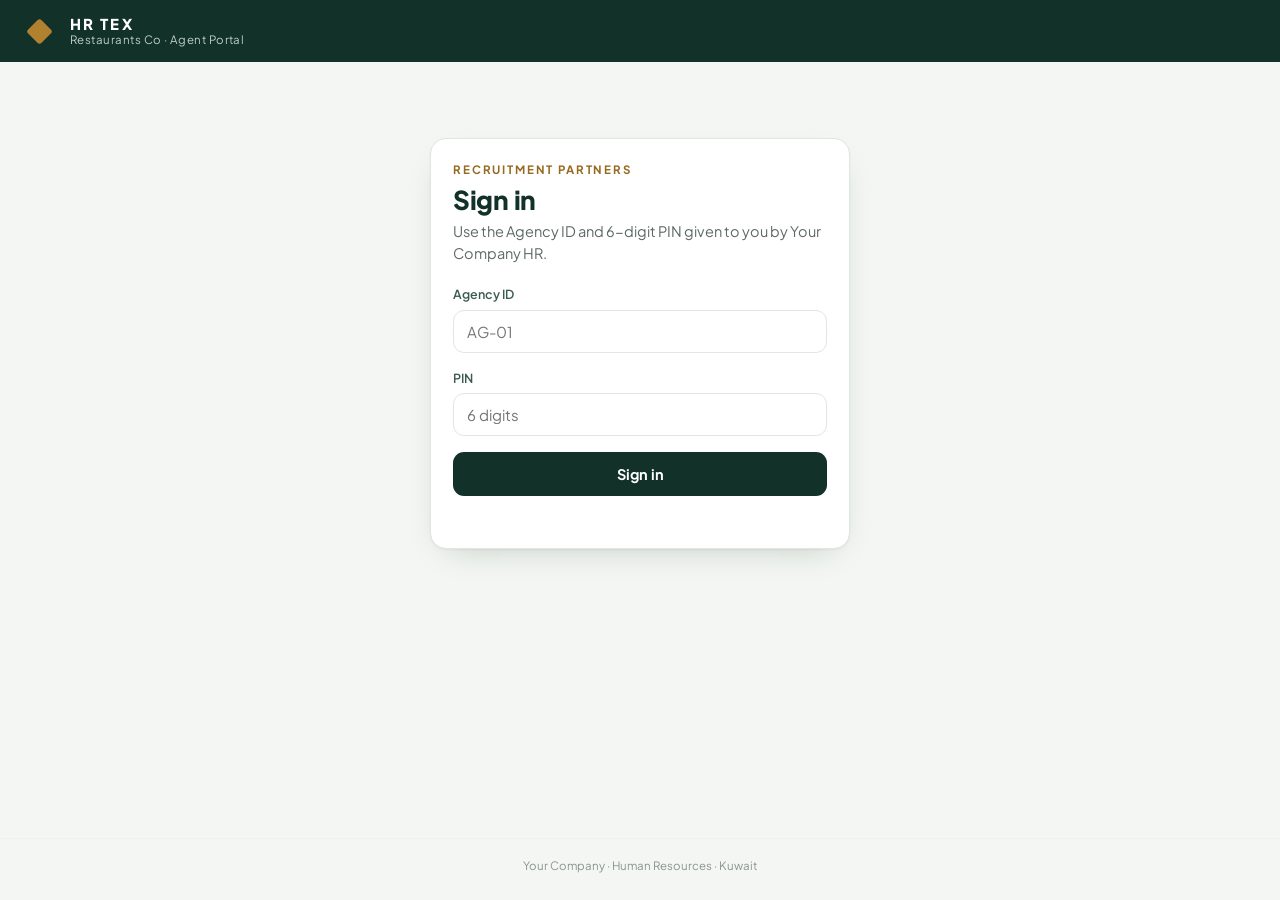
<file: agent-add.html>
<!DOCTYPE html>
<html lang="en">
<head>
<meta charset="utf-8">
<meta name="viewport" content="width=device-width, initial-scale=1, viewport-fit=cover">
<meta name="robots" content="noindex, nofollow">
<title>Your Company — Submit a Candidate</title>
<link rel="preconnect" href="https://fonts.googleapis.com">
<link rel="preconnect" href="https://fonts.gstatic.com" crossorigin>
<link href="https://fonts.googleapis.com/css2?family=Plus+Jakarta+Sans:wght@400;500;600;700;800&display=swap" rel="stylesheet">
<link href="agent.css" rel="stylesheet">
</head>
<body>

<header>
  <div class="mark"><span></span></div>
  <div class="brand"><b>HR TEX</b><small>Restaurants Co · Agent Portal</small></div>
  <div class="whoami hide" id="whoami"></div>
  <button class="line" onclick="signOut()" style="padding:8px 14px;font-size:13px">Sign out</button>
</header>

<main>

  <!-- ── THE FORM ─────────────────────────────────────────────
       The same questions the candidate registration form asks,
       plus the passport details a candidate coming from abroad
       needs. HR sees one kind of record whichever door the
       candidate came through. -->
  <section id="formView">
    <div class="bar">
      <div class="grow">
        <div class="eyebrow">New submission</div>
        <h1 style="margin-bottom:2px">Submit a candidate</h1>
        <p class="lede" style="margin:0">HR reviews every submission. You will see the status change on your candidates page.</p>
      </div>
      <a class="btn line" href="agent.html">← My candidates</a>
    </div>

    <div class="card">

      <div class="grid">
        <div class="field span-all">
          <label for="cName">Full name <span class="req">*</span> <span class="opt">— exactly as printed in the passport</span></label>
          <input id="cName" autocomplete="off" spellcheck="false">
        </div>

        <div class="field">
          <label for="cPassport">Passport number <span class="req">*</span></label>
          <input id="cPassport" autocomplete="off" autocapitalize="characters" spellcheck="false">
        </div>
        <div class="field">
          <label for="cPassportExp">Passport expiry <span class="opt">— optional</span></label>
          <input id="cPassportExp" type="date">
        </div>

        <div class="field">
          <label for="cNat">Nationality</label>
          <input id="cNat" list="nats" autocomplete="off">
          <datalist id="nats"></datalist>
        </div>
        <div class="field">
          <label for="cMobile">Mobile / WhatsApp <span class="req">*</span></label>
          <input id="cMobile" inputmode="tel" placeholder="+977 98…" autocomplete="off">
          <div class="hint">With the country code, so HR can reach them directly.</div>
        </div>

        <div class="field">
          <label for="cPosition">Position applied for</label>
          <input id="cPosition" list="positions" placeholder="Helper" autocomplete="off">
          <datalist id="positions">
            <option>Helper</option><option>Waiter</option><option>Cook</option><option>Assistant Cook</option>
            <option>Shawarma Maker</option><option>Grill Man</option><option>Baker</option><option>Cashier</option>
            <option>Cleaner</option><option>Driver</option><option>Delivery Rider</option><option>Supervisor</option>
          </datalist>
        </div>
        <div class="field">
          <label for="cVisa">Visa status</label>
          <select id="cVisa">
            <option>Not currently in Kuwait</option>
            <option>Article 18 – transferable</option>
            <option>Article 18 – non-transferable</option>
            <option>Article 22 (dependent)</option>
            <option>Article 20 (domestic)</option>
            <option>Visit visa</option>
          </select>
        </div>
      </div>

      <div class="grid three">
        <div class="field">
          <label for="cExp">Years of experience</label>
          <input id="cExp" type="number" min="0" max="50" step="1" inputmode="numeric">
        </div>
        <div class="field">
          <label for="cEmployed">Currently employed?</label>
          <select id="cEmployed">
            <option value="">—</option>
            <option>Yes</option>
            <option>No</option>
          </select>
        </div>
        <div class="field">
          <label for="cAvail">Available to start</label>
          <input id="cAvail" list="avail" autocomplete="off">
          <datalist id="avail">
            <option>Immediately</option><option>1 week</option><option>2 weeks</option><option>1 month</option>
          </datalist>
        </div>
      </div>

      <div class="grid">
        <div class="field">
          <label for="cSalary">Expected salary (KD)</label>
          <input id="cSalary" type="number" min="0" step="5" inputmode="decimal">
        </div>
        <div class="field">
          <label>Languages</label>
          <div class="chips" id="langs">
            <button type="button" class="chiptog" data-v="Arabic">Arabic</button>
            <button type="button" class="chiptog" data-v="English">English</button>
            <button type="button" class="chiptog" data-v="Hindi/Urdu">Hindi/Urdu</button>
            <button type="button" class="chiptog" data-v="Nepali">Nepali</button>
            <button type="button" class="chiptog" data-v="Tagalog">Tagalog</button>
            <button type="button" class="chiptog" data-v="Other">Other</button>
          </div>
        </div>
      </div>

      <div class="grid">
        <div class="field">
          <label>Photograph <span class="opt">— optional</span></label>
          <div class="drop" id="dropPhoto" role="button" tabindex="0"></div>
          <input id="filePhoto" type="file" accept="image/*" class="visually-hidden">
        </div>
        <div class="field">
          <label>CV or passport copy <span class="opt">— optional</span></label>
          <div class="drop" id="dropCv" role="button" tabindex="0"></div>
          <input id="fileCv" type="file" accept="image/*,application/pdf,.doc,.docx" class="visually-hidden">
        </div>
      </div>

      <div class="field">
        <label for="cRemark">Note for HR <span class="opt">— optional</span></label>
        <textarea id="cRemark" rows="3" placeholder="e.g. 3 years in a restaurant kitchen in Qatar, speaks good English"></textarea>
      </div>

      <div class="bar" style="margin:6px 0 0">
        <button id="addBtn" class="brass" onclick="doAdd()">Submit to HR</button>
        <a class="btn line" href="agent.html">Cancel</a>
      </div>
      <div class="msg" id="addMsg"></div>

    </div>
  </section>

  <!-- ── AFTER SUBMITTING ────────────────────────────────────- -->
  <section id="doneView" class="hide">
    <div class="card thanks" style="max-width:520px;margin:6vh auto 0">
      <div class="tick">✓</div>
      <h1>Submitted</h1>
      <p class="lede" id="doneMsg" style="margin:0 auto 22px"></p>
      <div class="bar" style="justify-content:center;margin:0">
        <button class="brass" onclick="again()">Submit another</button>
        <a class="btn line" href="agent.html">My candidates</a>
      </div>
    </div>
  </section>

</main>

<footer>Your Company · Human Resources · Kuwait</footer>

<script src="config.js"></script>
<script src="agent-portal.js"></script>
<script>
// ============================================================
// Submitting a candidate. A photo is shrunk in the browser
// before it is sent — an agent on a phone connection should not
// have to upload 6 MB from the camera. The file itself goes to
// a Drive folder on the HR side; the sheet only keeps the link.
// ============================================================
const CRED = requireCred();
let photoData = null, cvData = null;

const PHOTO_EMPTY = '<svg width="22" height="22" viewBox="0 0 24 24" fill="none" stroke="currentColor" stroke-width="1.8">' +
  '<rect x="3" y="5" width="18" height="14" rx="2"/><circle cx="12" cy="12" r="3.2"/></svg>' +
  '<b>Add a photograph</b><span>A clear head-and-shoulders photo</span>';
const CV_EMPTY = '<svg width="22" height="22" viewBox="0 0 24 24" fill="none" stroke="currentColor" stroke-width="1.8">' +
  '<path d="M14 3v5h5"/><path d="M7 3h7l5 5v13H7z"/></svg>' +
  '<b>Add a CV or passport copy</b><span>PDF, Word or a photo</span>';

function readData(f) {
  return new Promise((res, rej) => {
    const r = new FileReader();
    r.onload = () => res(r.result); r.onerror = rej; r.readAsDataURL(f);
  });
}
// Big camera photos are scaled to 1400px and re-encoded before sending.
function compress(f) {
  return new Promise((res, rej) => {
    const r = new FileReader();
    r.onload = () => {
      const img = new Image();
      img.onload = () => {
        const max = 1400; let w = img.width, h = img.height;
        if (w > max || h > max) { const k = Math.min(max / w, max / h); w = Math.round(w * k); h = Math.round(h * k); }
        const cv = document.createElement('canvas'); cv.width = w; cv.height = h;
        cv.getContext('2d').drawImage(img, 0, 0, w, h);
        res(cv.toDataURL('image/jpeg', 0.82));
      };
      img.onerror = rej; img.src = r.result;
    };
    r.onerror = rej; r.readAsDataURL(f);
  });
}

function makeUpload(dropSel, inputSel, setState, emptyHTML) {
  const drop = $(dropSel), input = $(inputSel);
  drop.innerHTML = drop.innerHTML || emptyHTML;
  drop.onclick = () => input.click();
  drop.onkeydown = e => { if (e.key === 'Enter' || e.key === ' ') { e.preventDefault(); input.click(); } };
  input.onchange = async e => {
    const f = e.target.files[0]; if (!f) return;
    if (f.size > 10 * 1024 * 1024) { alert('That file is too large. Please use one under 10 MB.'); e.target.value = ''; return; }
    try {
      let dataUrl, mime = f.type, name = f.name;
      if (f.type.indexOf('image/') === 0) {
        dataUrl = await compress(f); mime = 'image/jpeg';
        name = (f.name.replace(/\.\w+$/, '') || 'file') + '.jpg';
      } else { dataUrl = await readData(f); }
      const data = { name: name, mimeType: mime, data: dataUrl.split(',')[1] };
      setState(data);
      const thumb = mime.indexOf('image/') === 0
        ? '<img class="thumb" src="' + dataUrl + '" alt="">'
        : '<div class="thumb" style="display:grid;place-items:center;font-weight:700;color:var(--ink-soft)">' +
          (mime.indexOf('pdf') > -1 ? 'PDF' : 'DOC') + '</div>';
      drop.className = 'drop has';
      drop.innerHTML = thumb + '<div class="fx"><b>' + esc(name) + '</b><span>' +
        Math.max(1, Math.round((data.data.length * 3 / 4) / 1024)) + ' KB · Attached</span></div>' +
        '<button type="button" class="clear" aria-label="Remove">×</button>';
      drop.querySelector('.clear').onclick = ev => {
        ev.stopPropagation(); setState(null);
        drop.className = 'drop'; drop.innerHTML = emptyHTML; input.value = '';
        makeUpload(dropSel, inputSel, setState, emptyHTML);
      };
    } catch (err) { alert("Couldn't read that file. Please try another."); }
  };
}

async function doAdd() {
  const body = Object.assign({}, CRED, {
    name: $('#cName').value.trim(),
    passportNo: $('#cPassport').value.trim().toUpperCase(),
    passportExpiry: $('#cPassportExp').value,      // yyyy-mm-dd; the server stores it dd-mm-yyyy
    nationality: $('#cNat').value.trim(),
    mobile: $('#cMobile').value.trim(),
    position: $('#cPosition').value.trim(),
    visaStatus: $('#cVisa').value,
    experience: $('#cExp').value.trim(),
    employed: $('#cEmployed').value,
    availability: $('#cAvail').value.trim(),
    expectedSalary: $('#cSalary').value.trim(),
    languages: $$('#langs .chiptog.on').map(c => c.getAttribute('data-v')),
    remark: $('#cRemark').value.trim(),
    photo: photoData, cv: cvData
  });
  if (!body.name || !body.passportNo) { say('#addMsg', 'Full name and passport number are required.', true); return; }
  if (!body.mobile) { say('#addMsg', 'A mobile / WhatsApp number is required.', true); return; }

  const btn = $('#addBtn'); btn.disabled = true; btn.textContent = 'Sending…';
  say('#addMsg', '');
  try {
    const d = await post('agentAddCandidate', body);
    $('#doneMsg').textContent = d.message || ($('#cName').value.trim() + ' has been submitted to Your Company HR.');
    $('#formView').classList.add('hide');
    $('#doneView').classList.remove('hide');
    window.scrollTo(0, 0);
  } catch (err) { say('#addMsg', err.message, true); }
  finally { btn.disabled = false; btn.textContent = 'Submit to HR'; }
}

function again() {
  ['cName', 'cPassport', 'cPassportExp', 'cMobile', 'cPosition', 'cExp', 'cAvail', 'cSalary', 'cRemark']
    .forEach(id => $('#' + id).value = '');
  $('#cEmployed').value = '';
  $$('#langs .chiptog.on').forEach(c => c.classList.remove('on'));
  photoData = null; cvData = null;
  $('#dropPhoto').className = 'drop'; $('#dropPhoto').innerHTML = PHOTO_EMPTY;
  $('#dropCv').className = 'drop'; $('#dropCv').innerHTML = CV_EMPTY;
  makeUpload('#dropPhoto', '#filePhoto', d => photoData = d, PHOTO_EMPTY);
  makeUpload('#dropCv', '#fileCv', d => cvData = d, CV_EMPTY);
  say('#addMsg', '');
  $('#doneView').classList.add('hide');
  $('#formView').classList.remove('hide');
  window.scrollTo(0, 0);
}

// ── start ────────────────────────────────────────────────────
fillNationalities('#nats');
$('#dropPhoto').innerHTML = PHOTO_EMPTY;
$('#dropCv').innerHTML = CV_EMPTY;
makeUpload('#dropPhoto', '#filePhoto', d => photoData = d, PHOTO_EMPTY);
makeUpload('#dropCv', '#fileCv', d => cvData = d, CV_EMPTY);
$$('#langs .chiptog').forEach(c => c.onclick = () => c.classList.toggle('on'));
// The agency name in the masthead, once the PIN is confirmed by the first call.
post('agentCandidates', CRED).then(d => fillWho(d.name, d.agencyId)).catch(() => signOut());
</script>
</body>
</html>
</file>
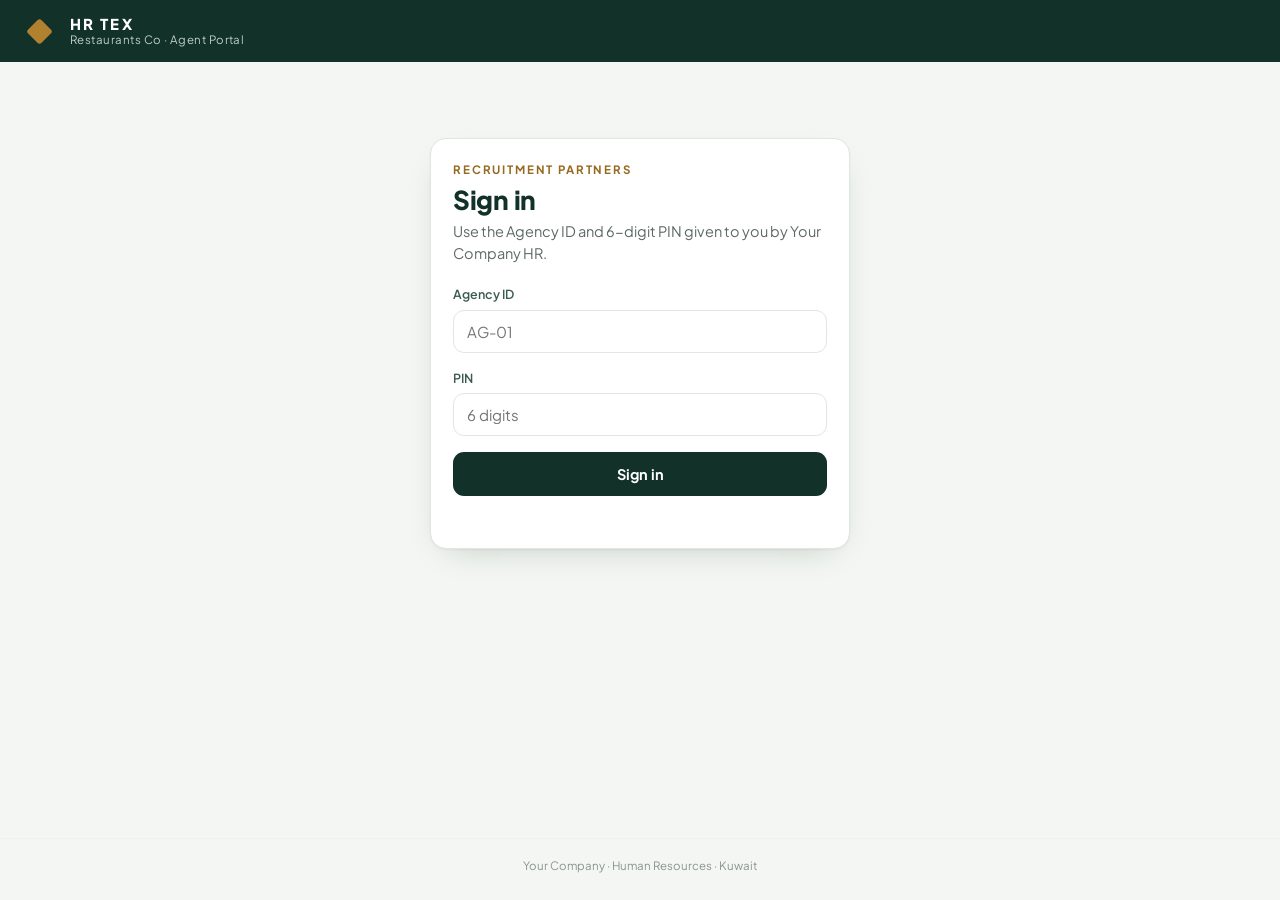
<file: agent.html>
<!DOCTYPE html>
<html lang="en">
<head>
<meta charset="utf-8">
<meta name="viewport" content="width=device-width, initial-scale=1, viewport-fit=cover">
<meta name="robots" content="noindex, nofollow">
<title>Your Company — Agent Portal</title>
<link rel="preconnect" href="https://fonts.googleapis.com">
<link rel="preconnect" href="https://fonts.gstatic.com" crossorigin>
<link href="https://fonts.googleapis.com/css2?family=Plus+Jakarta+Sans:wght@400;500;600;700;800&display=swap" rel="stylesheet">
<link href="agent.css" rel="stylesheet">
</head>
<body>

<header>
  <div class="mark"><span></span></div>
  <div class="brand"><b>HR TEX</b><small>Restaurants Co · Agent Portal</small></div>
  <div class="whoami hide" id="whoami"></div>
  <button class="line hide" id="outBtn" onclick="signOut()" style="padding:8px 14px;font-size:13px">Sign out</button>
</header>

<main>

  <!-- ── SIGN IN ──────────────────────────────────────────────
       Shown until the Agency ID and PIN are accepted. -->
  <section id="signinView" class="hide">
    <div class="card signin">
      <div class="eyebrow">Recruitment partners</div>
      <h1>Sign in</h1>
      <p class="lede">Use the Agency ID and 6-digit PIN given to you by Your Company HR.</p>
      <div class="field">
        <label for="agId">Agency ID</label>
        <input id="agId" placeholder="AG-01" autocomplete="off" autocapitalize="characters" spellcheck="false">
      </div>
      <div class="field">
        <label for="agPin">PIN</label>
        <input id="agPin" type="password" inputmode="numeric" maxlength="6" placeholder="6 digits" autocomplete="off">
      </div>
      <button class="wide" id="loginBtn" onclick="doLogin()">Sign in</button>
      <div class="msg" id="loginMsg"></div>
    </div>
  </section>

  <!-- ── MY CANDIDATES ───────────────────────────────────────
       The list only. Submitting a candidate is its own page. -->
  <section id="listView" class="hide">
    <div class="bar">
      <div class="grow">
        <div class="eyebrow">Your submissions</div>
        <h1 style="margin-bottom:2px">My candidates</h1>
        <p class="lede" style="margin:0">Your Company HR updates each stage as it happens. Refresh to see the latest.</p>
      </div>
      <button class="line" onclick="loadMine()">Refresh</button>
      <a class="btn brass" href="agent-add.html">Add a candidate</a>
    </div>

    <div class="stats" id="stats"></div>
    <div class="cards" id="cards"></div>
    <div id="listMsg"></div>
  </section>

</main>

<footer>Your Company · Human Resources · Kuwait</footer>

<script src="config.js"></script>
<script src="agent-portal.js"></script>
<script>
// ============================================================
// The candidate list. Stages run Selected → Visa Issued →
// Travelling → Arrived → Employee; a submission waits at
// "Submitted" until HR selects it. On Hold and Cancelled sit
// outside that run, so they show a stopped track rather than
// progress.
// ============================================================
const STAGES = ['Selected', 'Visa Issued', 'Travelling', 'Arrived', 'Employee'];
let ROWS = [], FILTER = '';

// agent.html carries the sign-in form, so signing out means showing it
// again — never navigating back to this same page.
window.onSignedOut = function () {
  $('#agPin').value = ''; $('#whoami').classList.add('hide');
  say('#loginMsg', ''); show('signin');
};

function show(view) {
  $('#signinView').classList.toggle('hide', view !== 'signin');
  $('#listView').classList.toggle('hide', view !== 'list');
  $('#outBtn').classList.toggle('hide', view !== 'list');
}

async function doLogin() {
  const agencyId = $('#agId').value.trim().toUpperCase();
  const pin = $('#agPin').value.trim();
  if (!agencyId || !pin) { say('#loginMsg', 'Enter your Agency ID and PIN.', true); return; }
  const btn = $('#loginBtn'); btn.disabled = true; btn.textContent = 'Checking…';
  try {
    const d = await post('agentCandidates', { agencyId: agencyId, pin: pin });
    setCred({ agencyId: agencyId, pin: pin });
    say('#loginMsg', '');
    render(d);
  } catch (err) { say('#loginMsg', err.message, true); }
  finally { btn.disabled = false; btn.textContent = 'Sign in'; }
}

async function loadMine() {
  const cred = getCred();
  if (!cred) { show('signin'); return; }
  $('#cards').innerHTML = '<div class="empty">Loading…</div>';
  try { render(await post('agentCandidates', cred)); }
  catch (err) {
    // A revoked PIN is not an error to sit on — send them back to sign in.
    if (/pin|agency|access/i.test(err.message)) { signOut(); return; }
    $('#cards').innerHTML = '<div class="empty"><b>Could not load your candidates</b>' + esc(err.message) + '</div>';
  }
}

function render(d) {
  ROWS = d.data || [];
  fillWho(d.name, d.agencyId);
  show('list');
  drawStats();
  drawCards();
}

// Counts double as filters: tap a stage to see only those.
function drawStats() {
  const counts = {};
  ROWS.forEach(c => { const s = String(c.status || '').trim(); counts[s] = (counts[s] || 0) + 1; });
  const order = ['Submitted'].concat(STAGES, ['On Hold', 'Cancelled']).filter(s => counts[s]);
  let html = '<button class="stat' + (FILTER ? '' : ' on') + '" onclick="setFilter(\'\')">All <b>' + ROWS.length + '</b></button>';
  html += order.map(s =>
    '<button class="stat' + (FILTER === s ? ' on' : '') + '" onclick="setFilter(\'' + esc(s) + '\')">' +
    esc(s) + ' <b>' + counts[s] + '</b></button>').join('');
  $('#stats').innerHTML = html;
}
function setFilter(s) { FILTER = (FILTER === s) ? '' : s; drawStats(); drawCards(); }

function drawCards() {
  const rows = FILTER ? ROWS.filter(c => String(c.status).trim() === FILTER) : ROWS;
  if (!rows.length) {
    $('#cards').innerHTML = ROWS.length
      ? '<div class="empty"><b>Nobody at this stage</b>Choose “All” to see every candidate.</div>'
      : '<div class="empty"><b>No candidates yet</b>Submit your first candidate and HR will review it.<div style="height:16px"></div>' +
        '<a class="btn brass" href="agent-add.html">Add a candidate</a></div>';
    return;
  }
  $('#cards').innerHTML = rows.map(cardHtml).join('');
}

function cardHtml(c) {
  const status = String(c.status || '').trim();
  const reached = STAGES.indexOf(status);      // -1 for Submitted / On Hold / Cancelled
  const stopped = (status === 'On Hold' || status === 'Cancelled');
  const track = STAGES.map((s, i) =>
    '<i class="' + (stopped ? 'stop' : (i <= reached ? 'done' : '')) + '" title="' + esc(s) + '"></i>').join('');

  const facts = [
    ['Passport', c.passport], ['Nationality', c.nationality], ['Mobile', c.mobile],
    ['Visa', c.visaStatus], ['Experience', c.experience ? c.experience + ' yrs' : ''],
    ['Languages', c.languages],
    ['Selected', c.selectedOn], ['Visa issued', c.visaOn], ['Travel', c.travelDate],
    ['Arrived', c.arrivedOn], ['Joined', c.joinedOn]
  ].filter(f => f[1]).map(f =>
    '<div><dt>' + esc(f[0]) + '</dt><dd>' + esc(f[1]) + '</dd></div>').join('');

  const links = [c.photo ? '<a href="' + esc(c.photo) + '" target="_blank" rel="noopener">Photo</a>' : '',
                 c.cv ? '<a href="' + esc(c.cv) + '" target="_blank" rel="noopener">CV</a>' : '']
                .filter(Boolean).join('');

  return '<article class="cand">' +
    '<div class="top"><div><div class="nm">' + esc(c.name) + '</div>' +
      (c.position ? '<div class="sub">' + esc(c.position) + '</div>' : '') + '</div>' +
      '<span class="pill p-' + esc(status.replace(/\s/g, '')) + '">' + esc(status) + '</span></div>' +
    '<div class="track">' + track + '</div>' +
    '<dl class="facts">' + facts + '</dl>' +
    (c.remark ? '<div class="note">' + esc(c.remark) + '</div>' : '') +
    (links ? '<div class="links">' + links + '</div>' : '') +
  '</article>';
}

// ── start ────────────────────────────────────────────────────
if (getCred()) { show('list'); loadMine(); } else { show('signin'); }
['agId', 'agPin'].forEach(id => {
  $('#' + id).addEventListener('keypress', e => { if (e.key === 'Enter') doLogin(); });
});
</script>
</body>
</html>
</file>
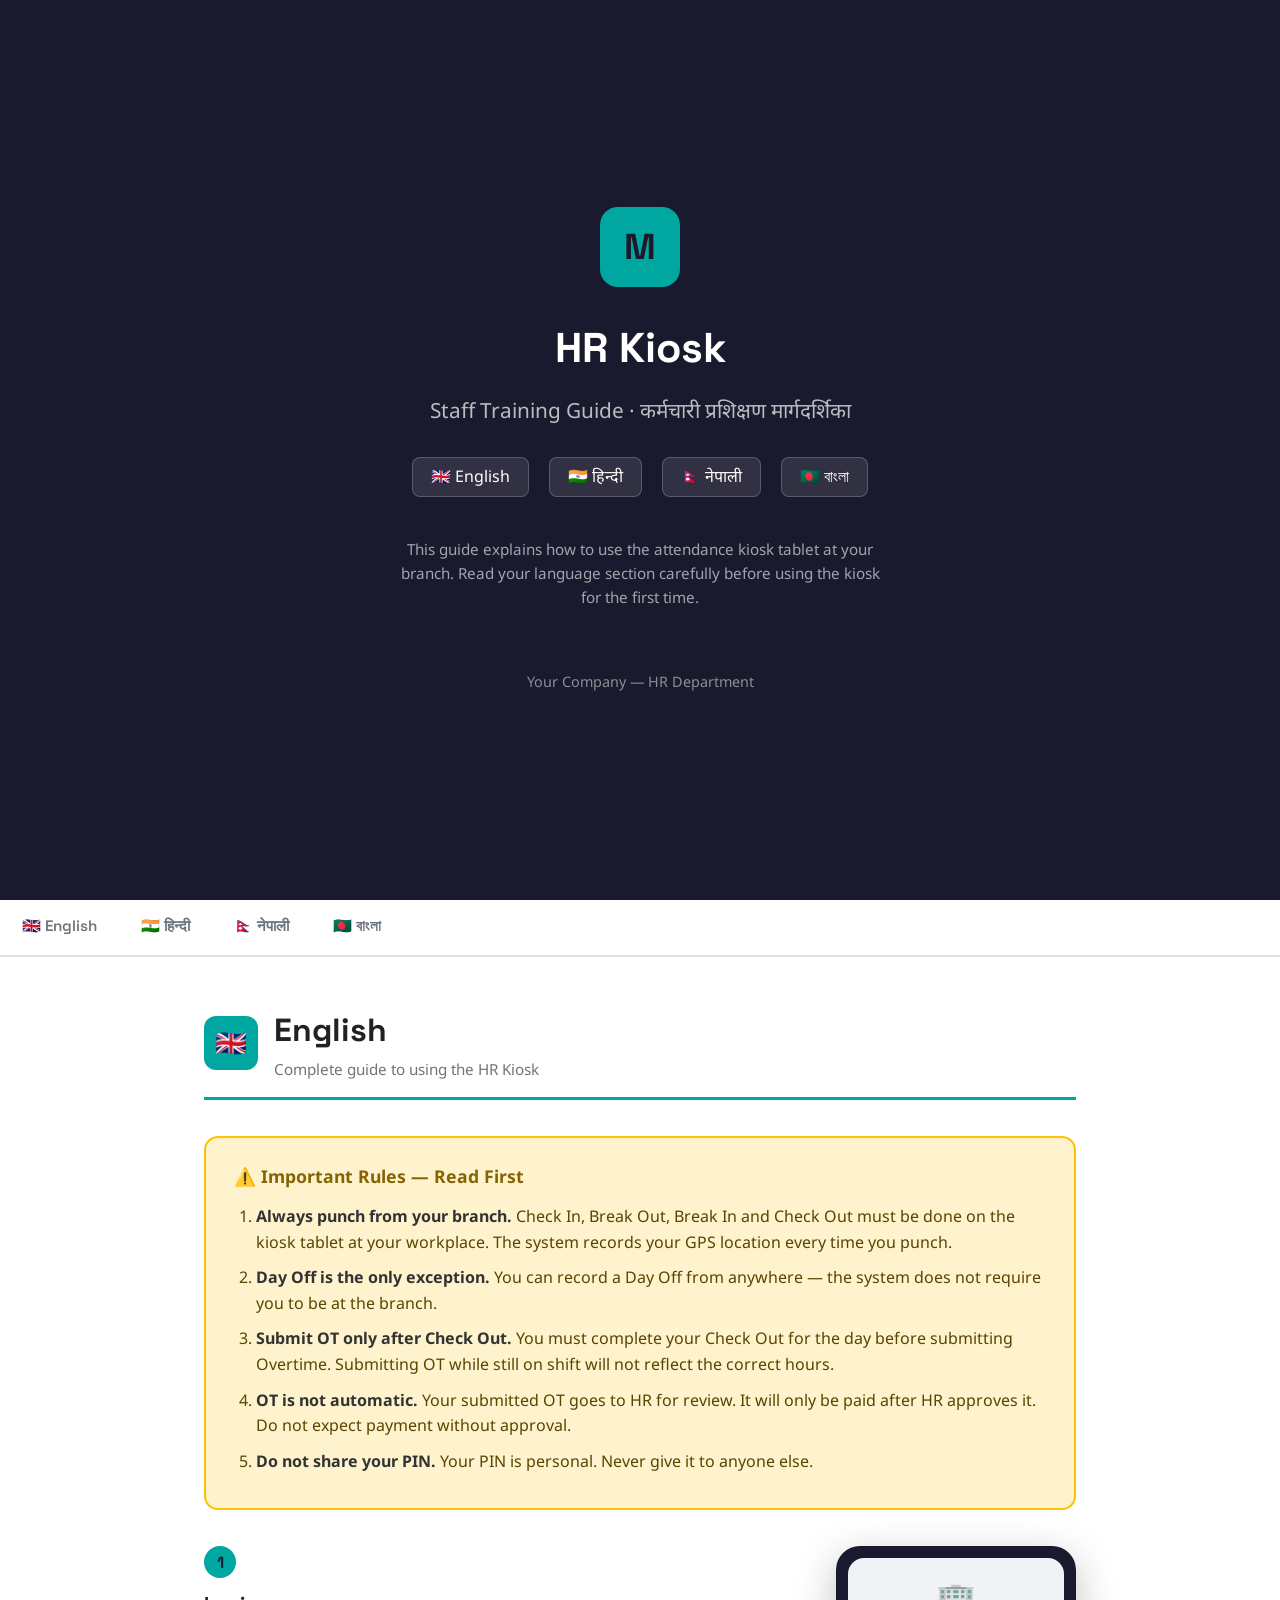
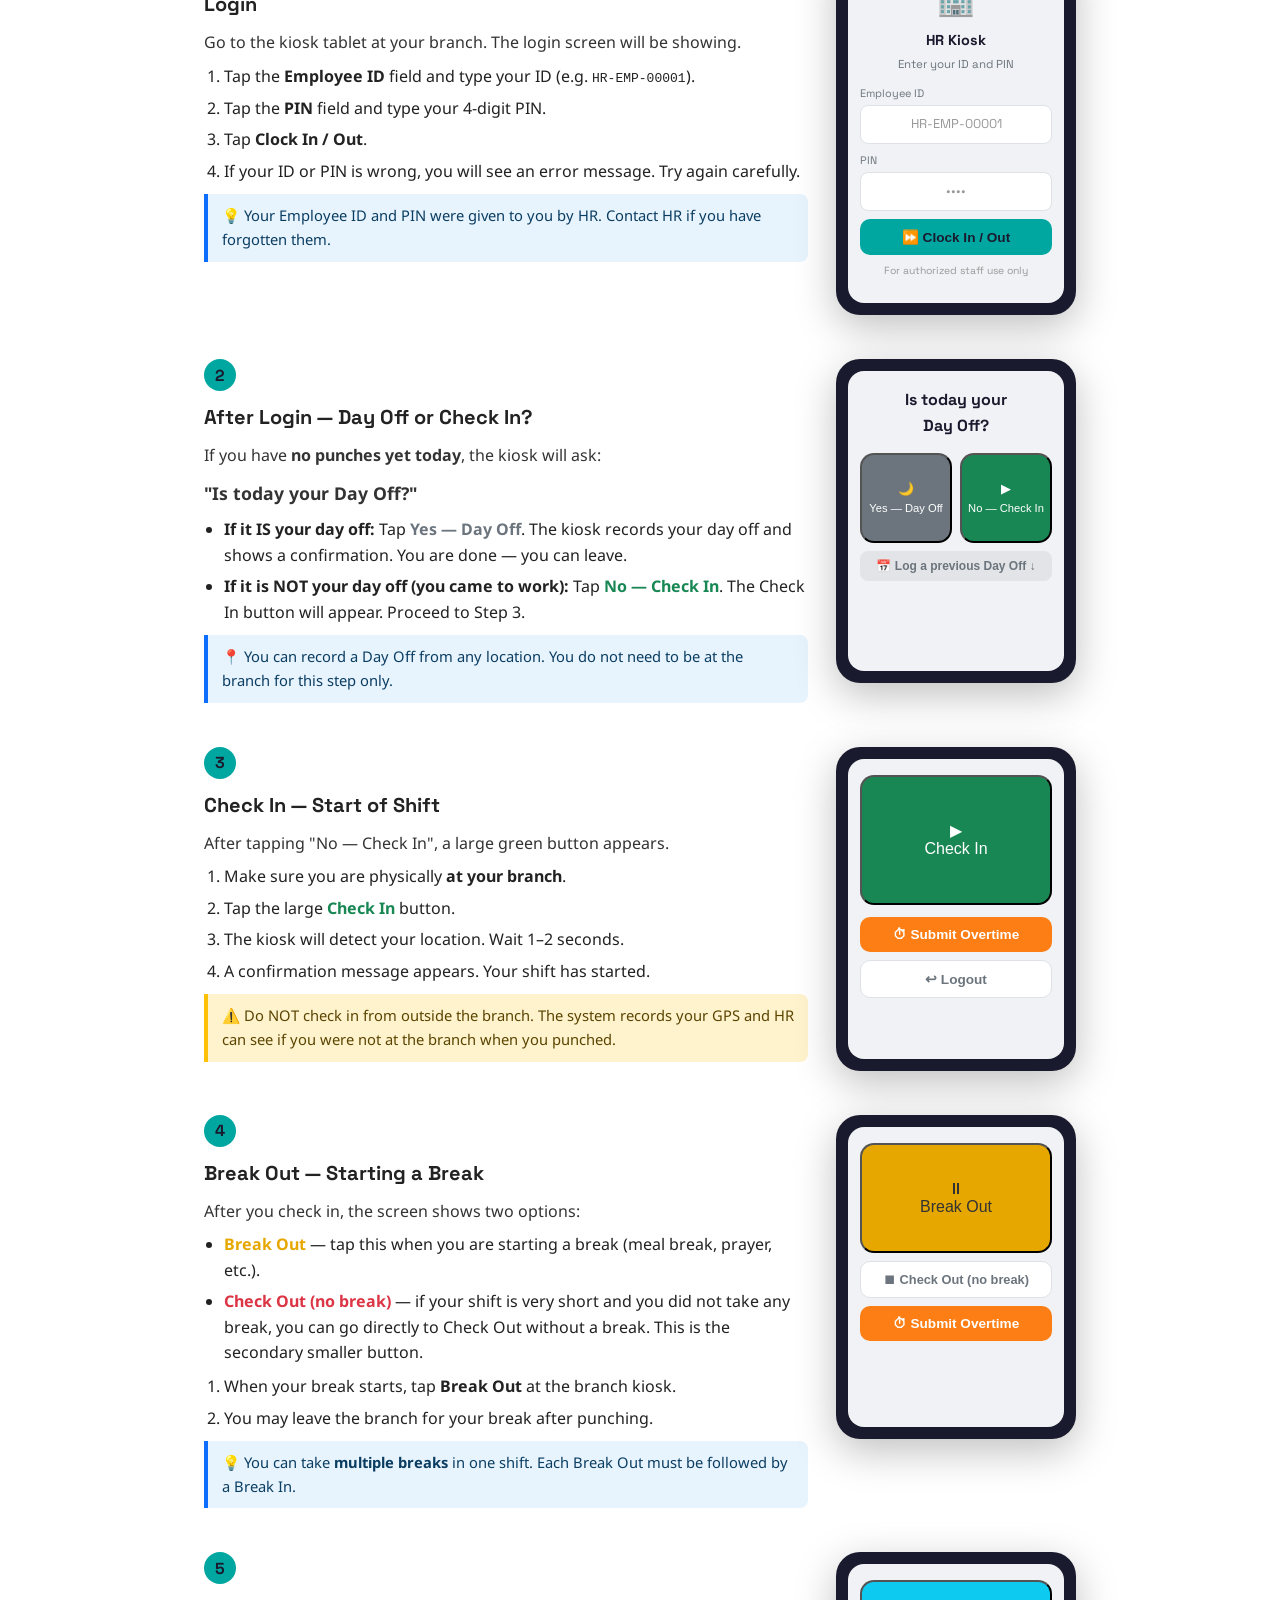
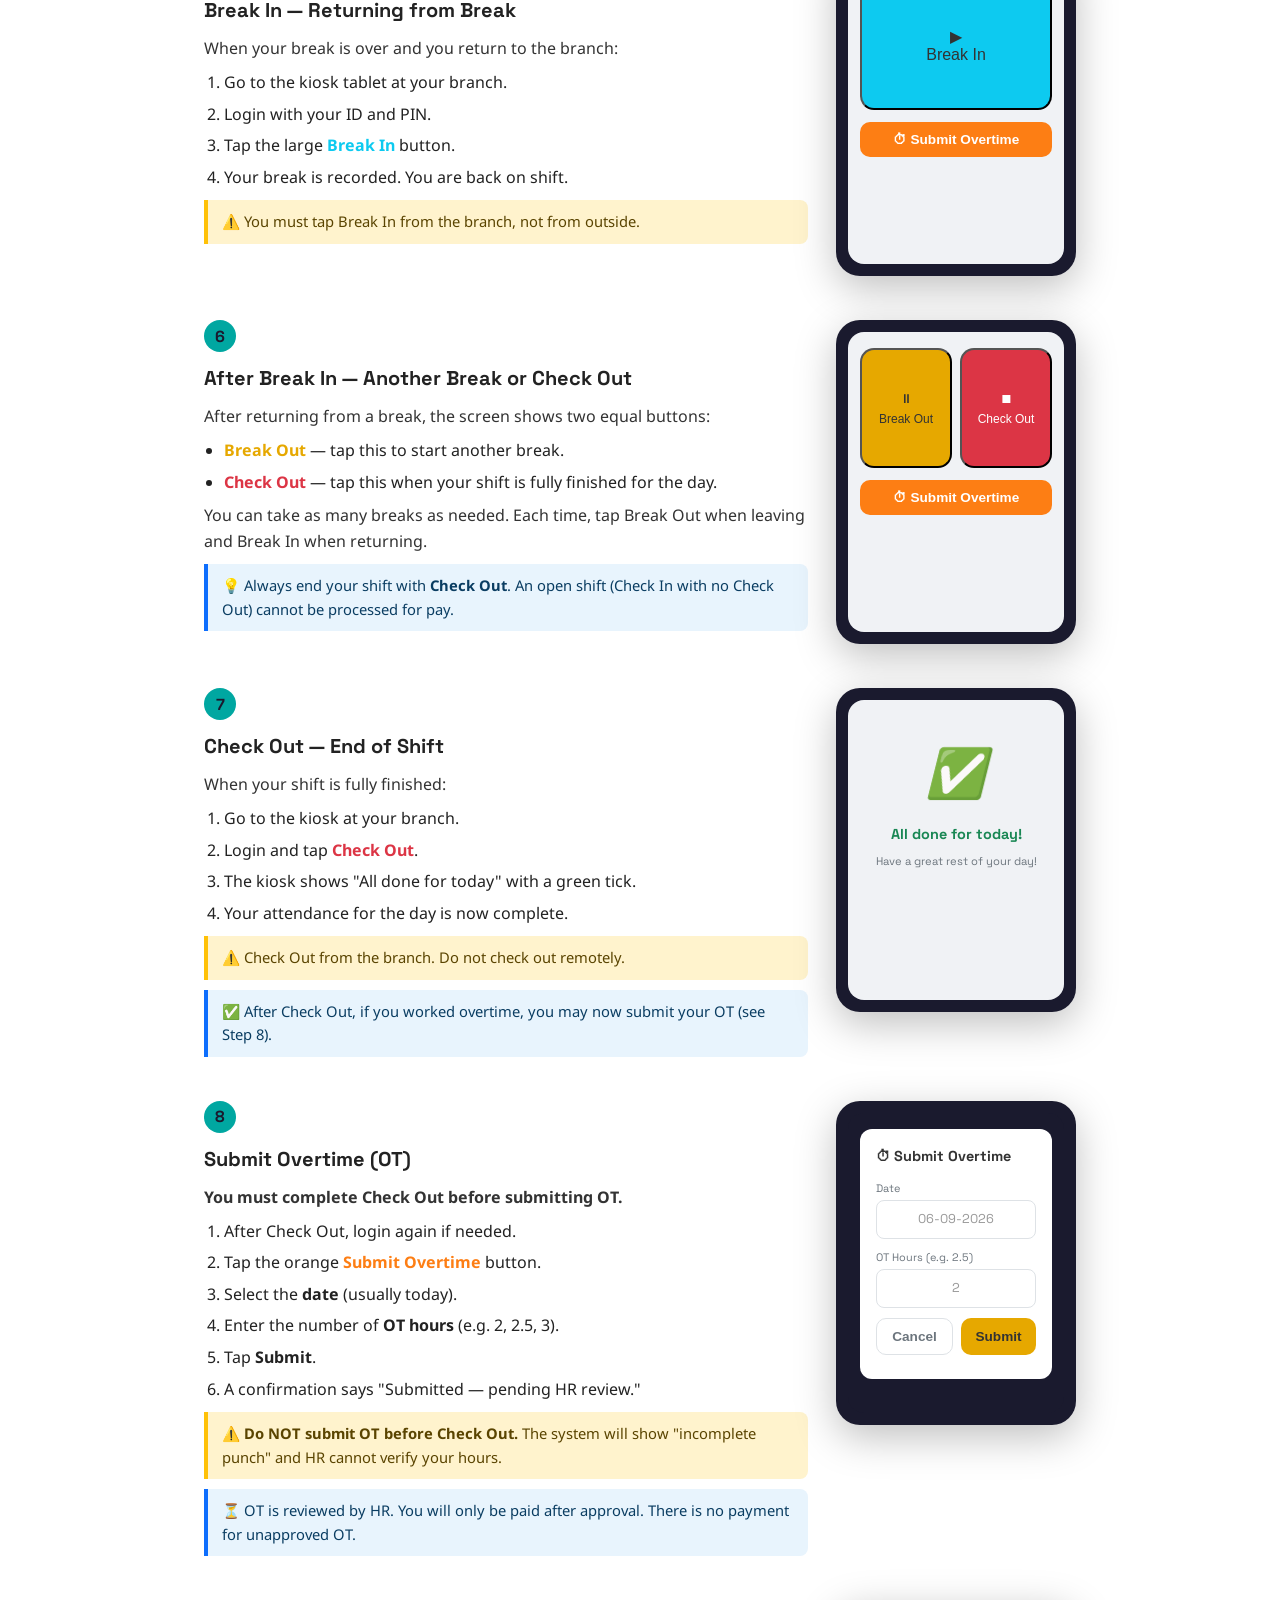
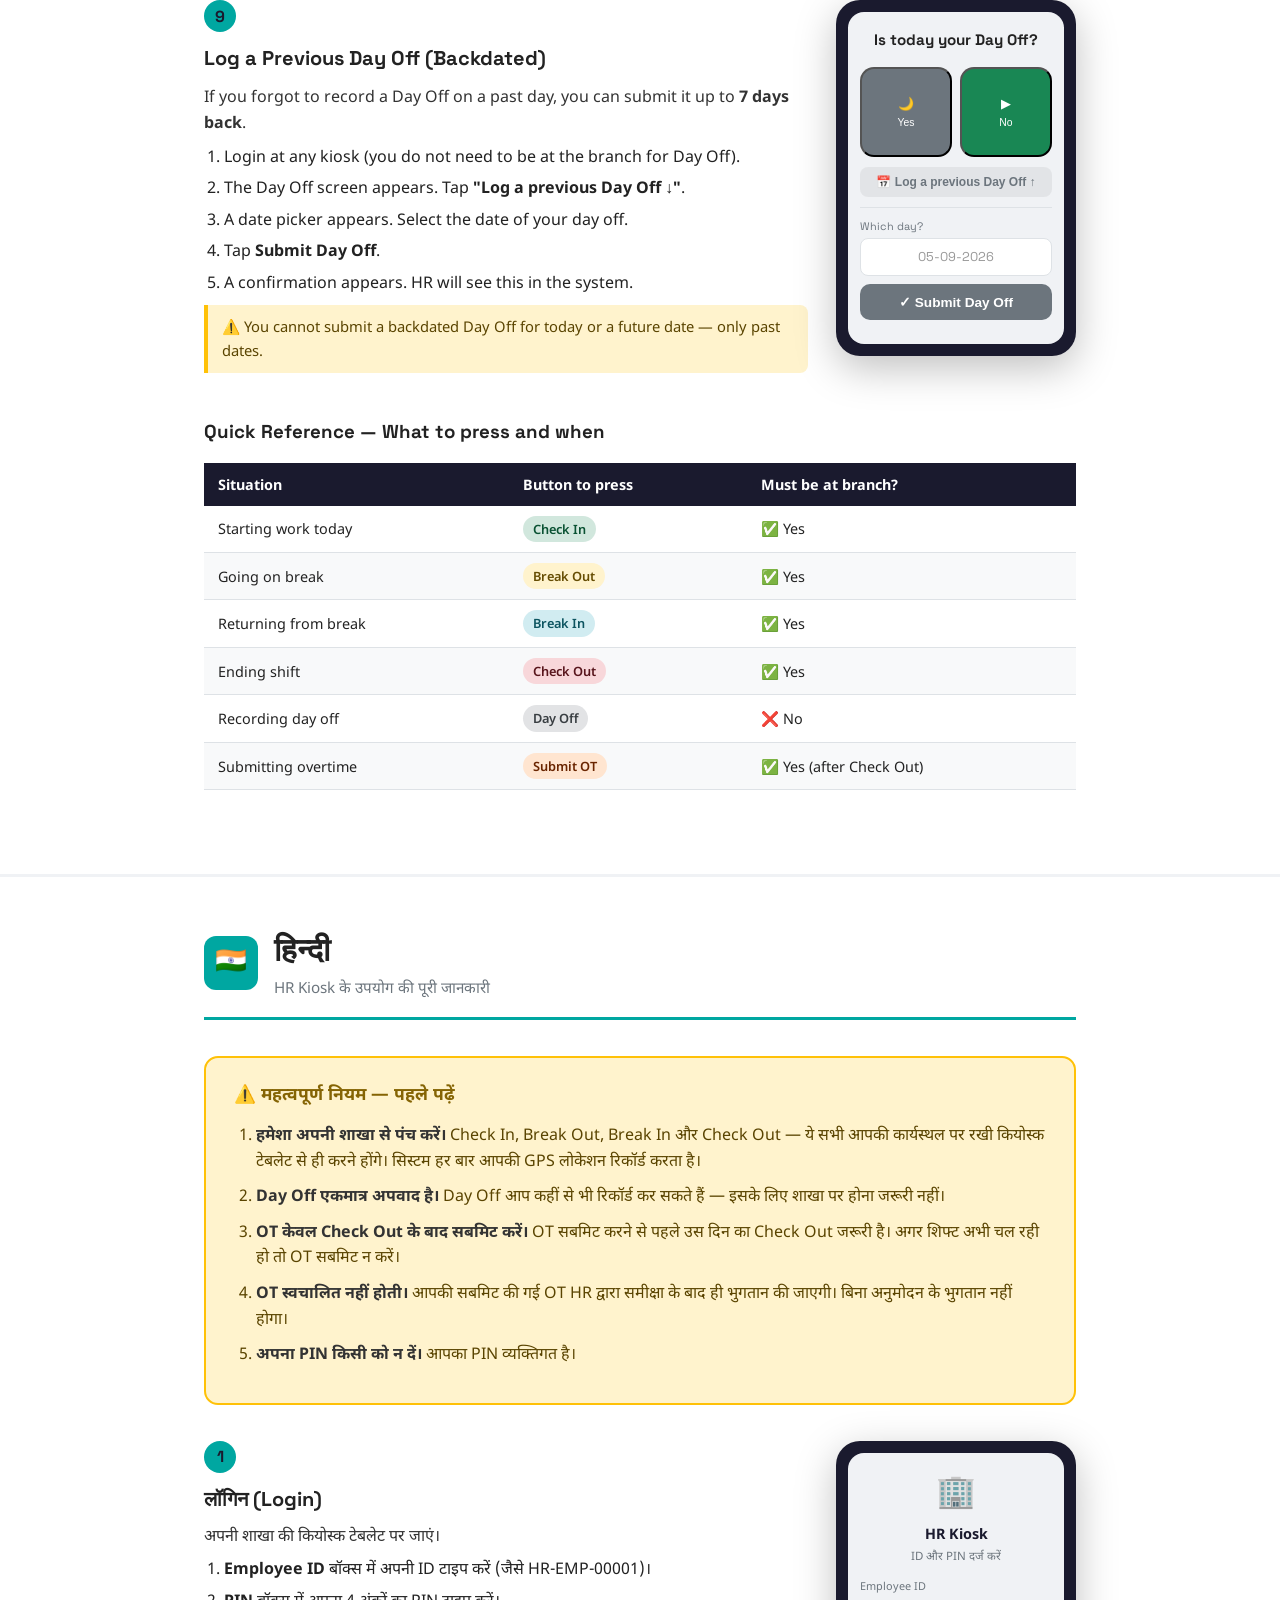
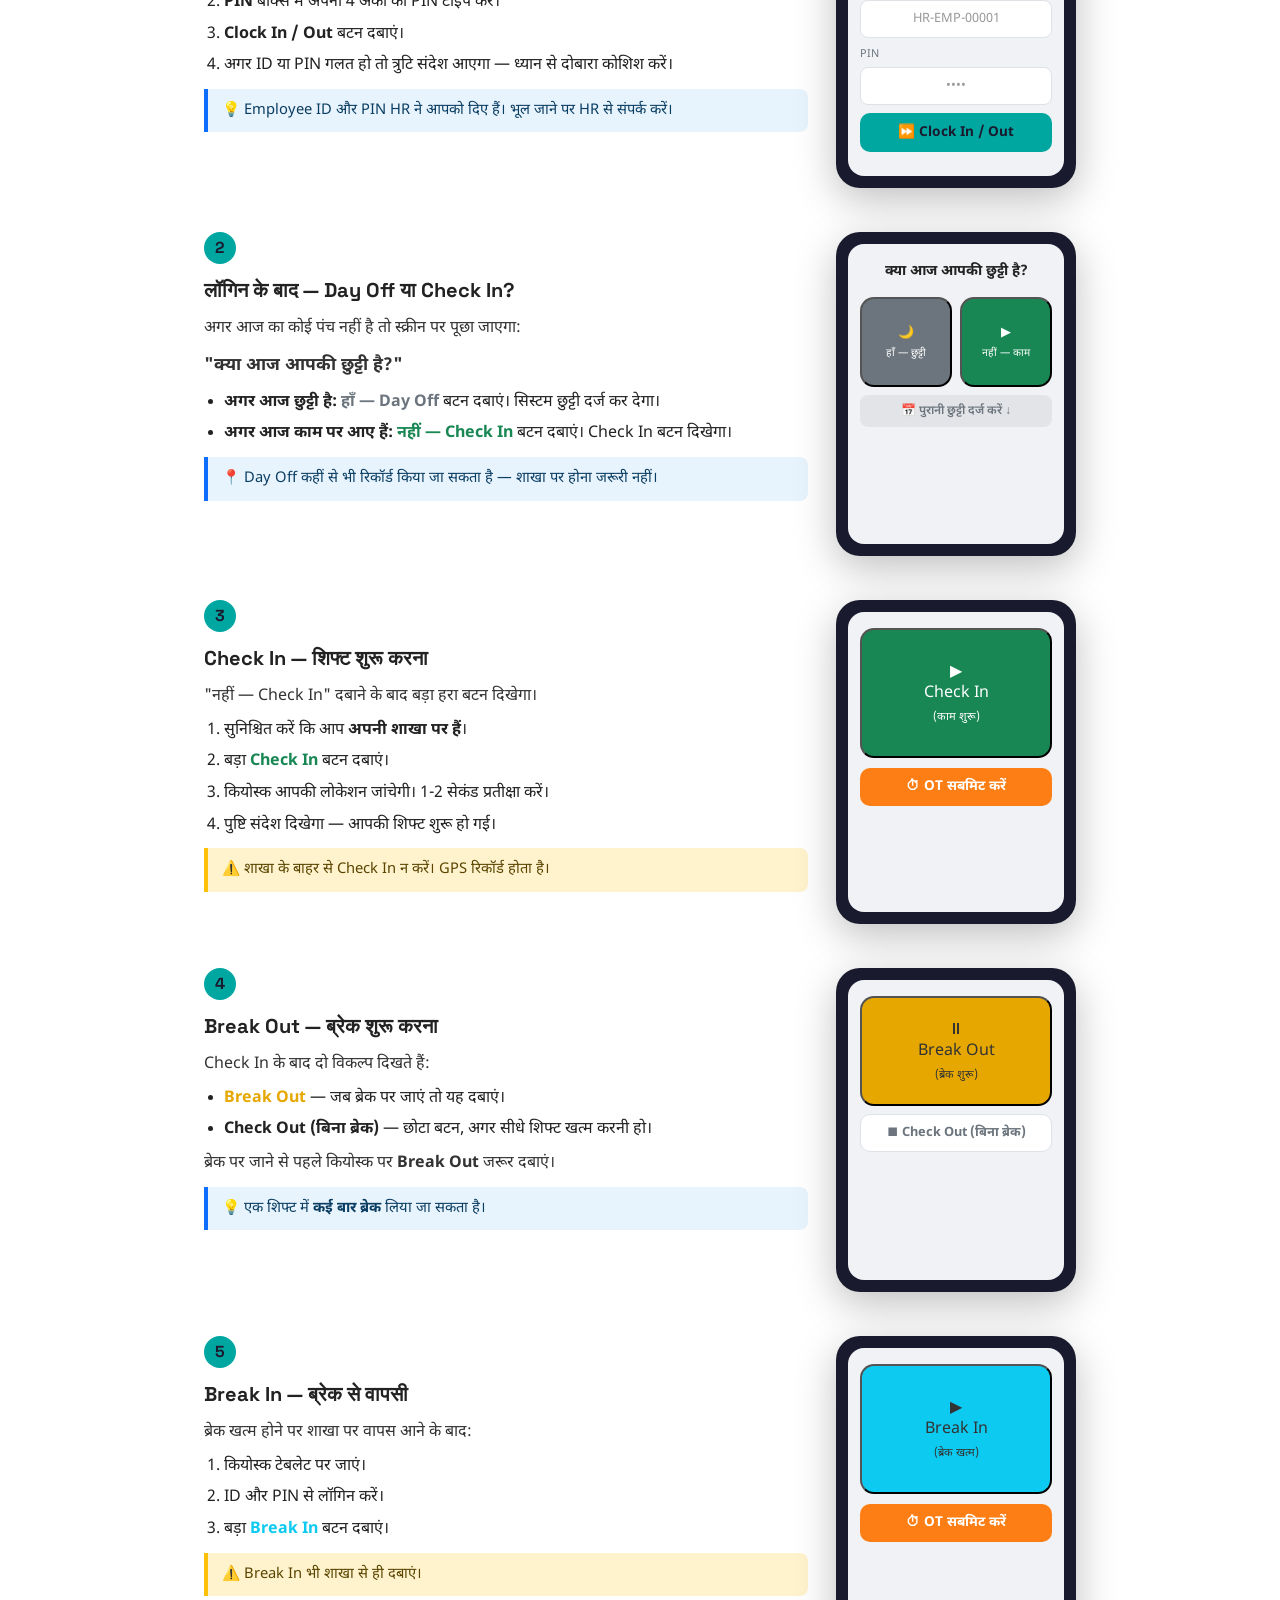
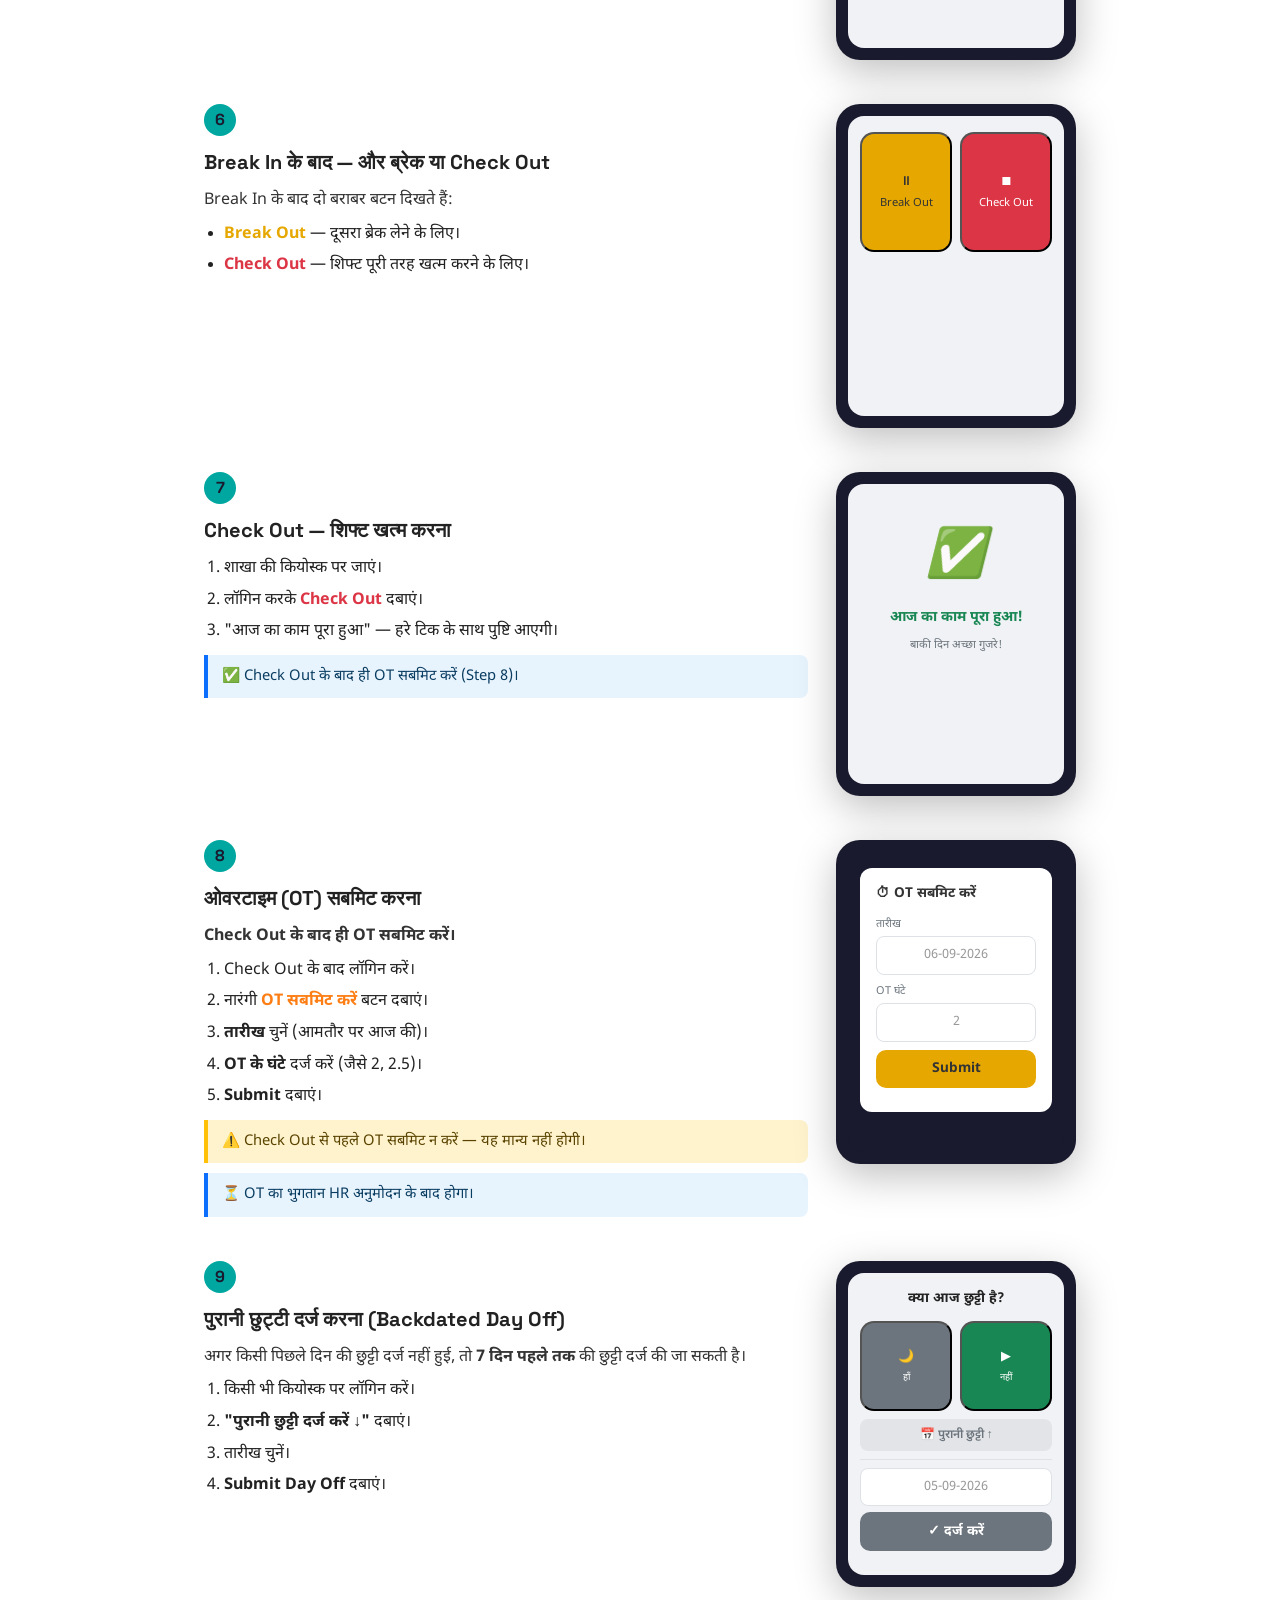
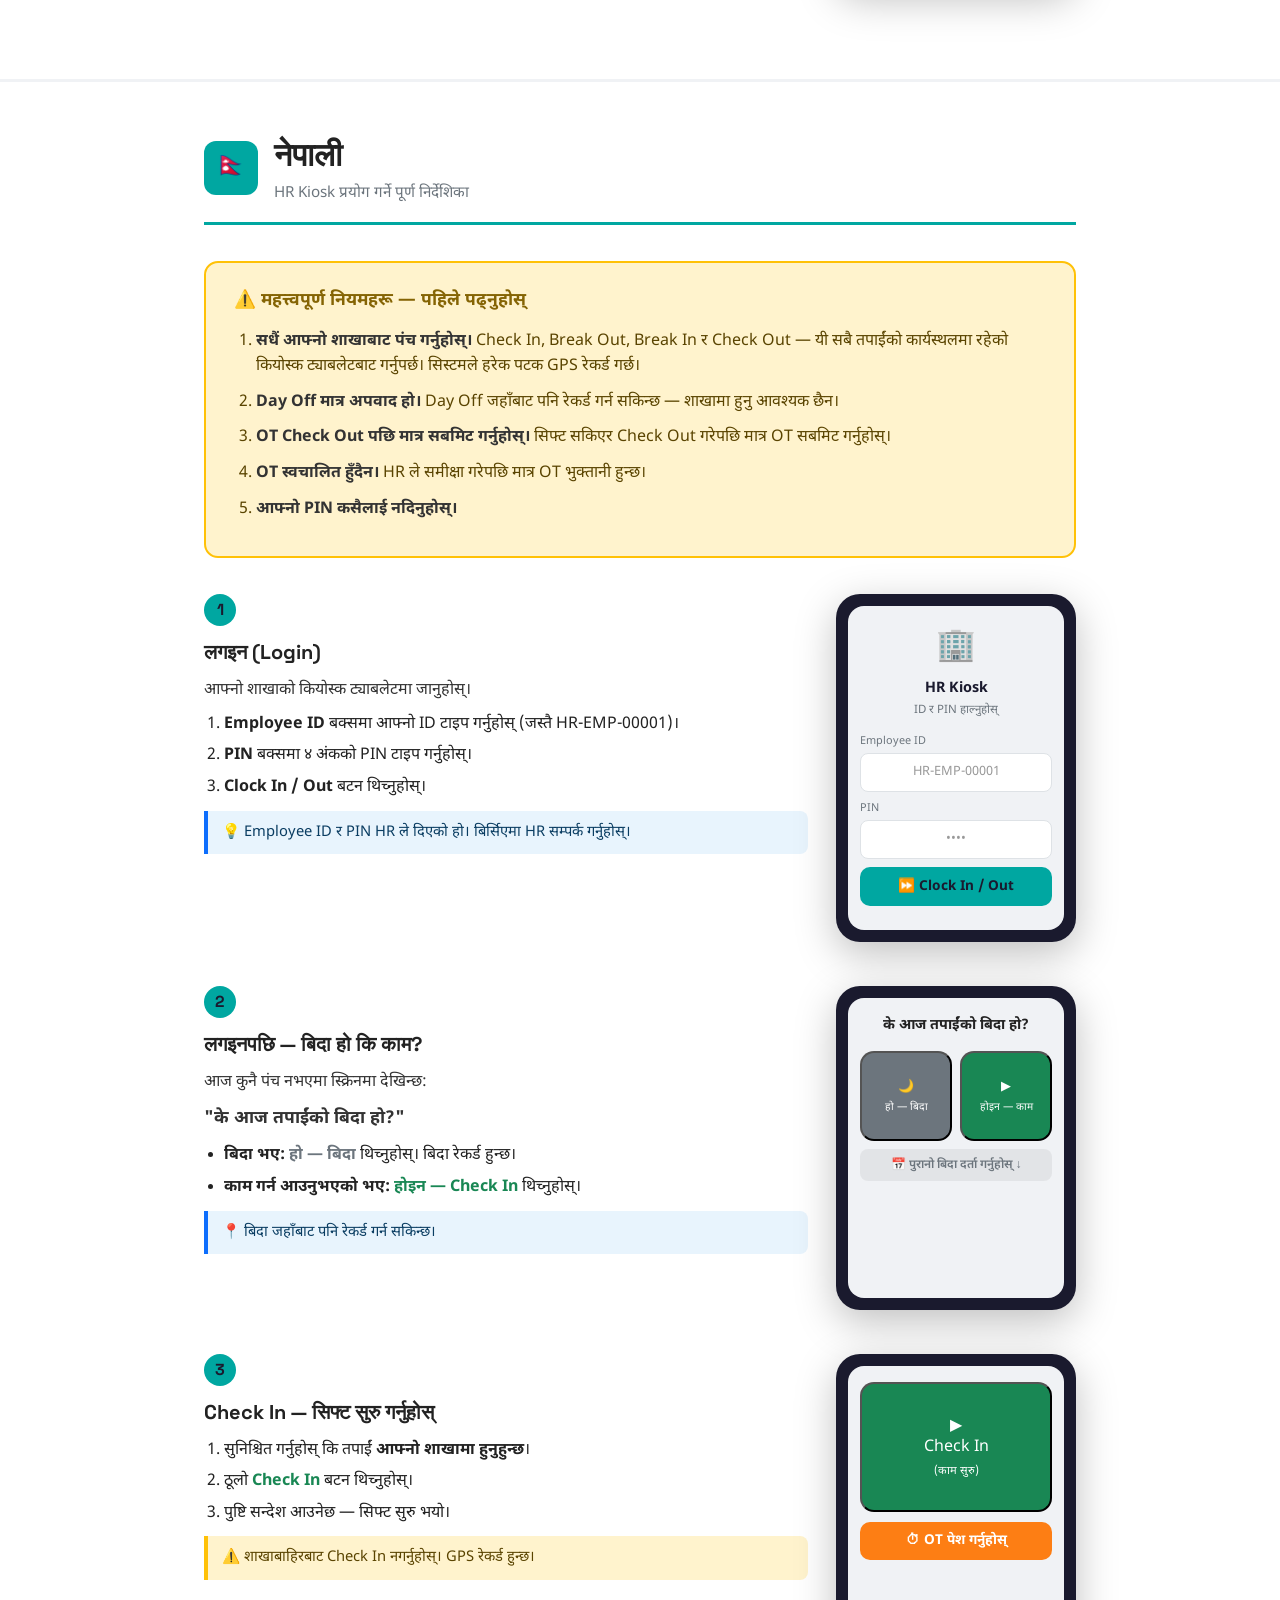
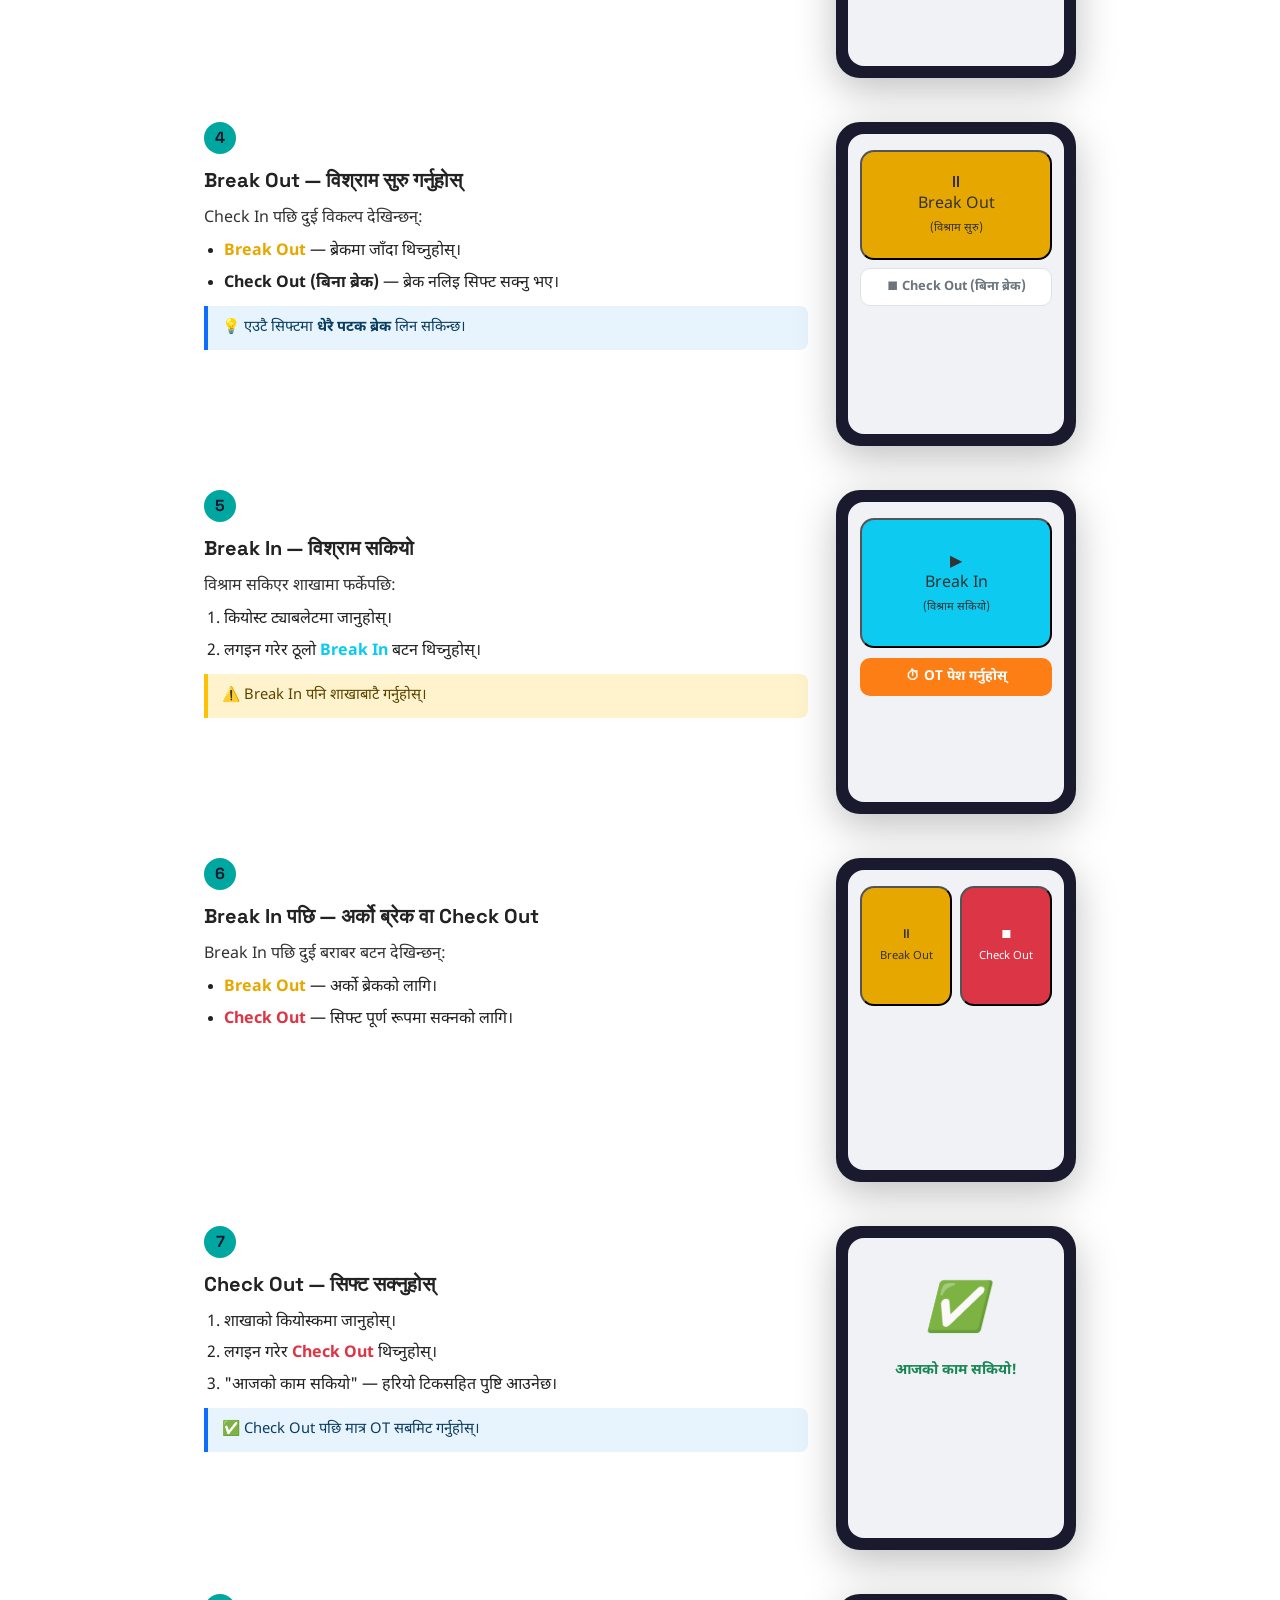
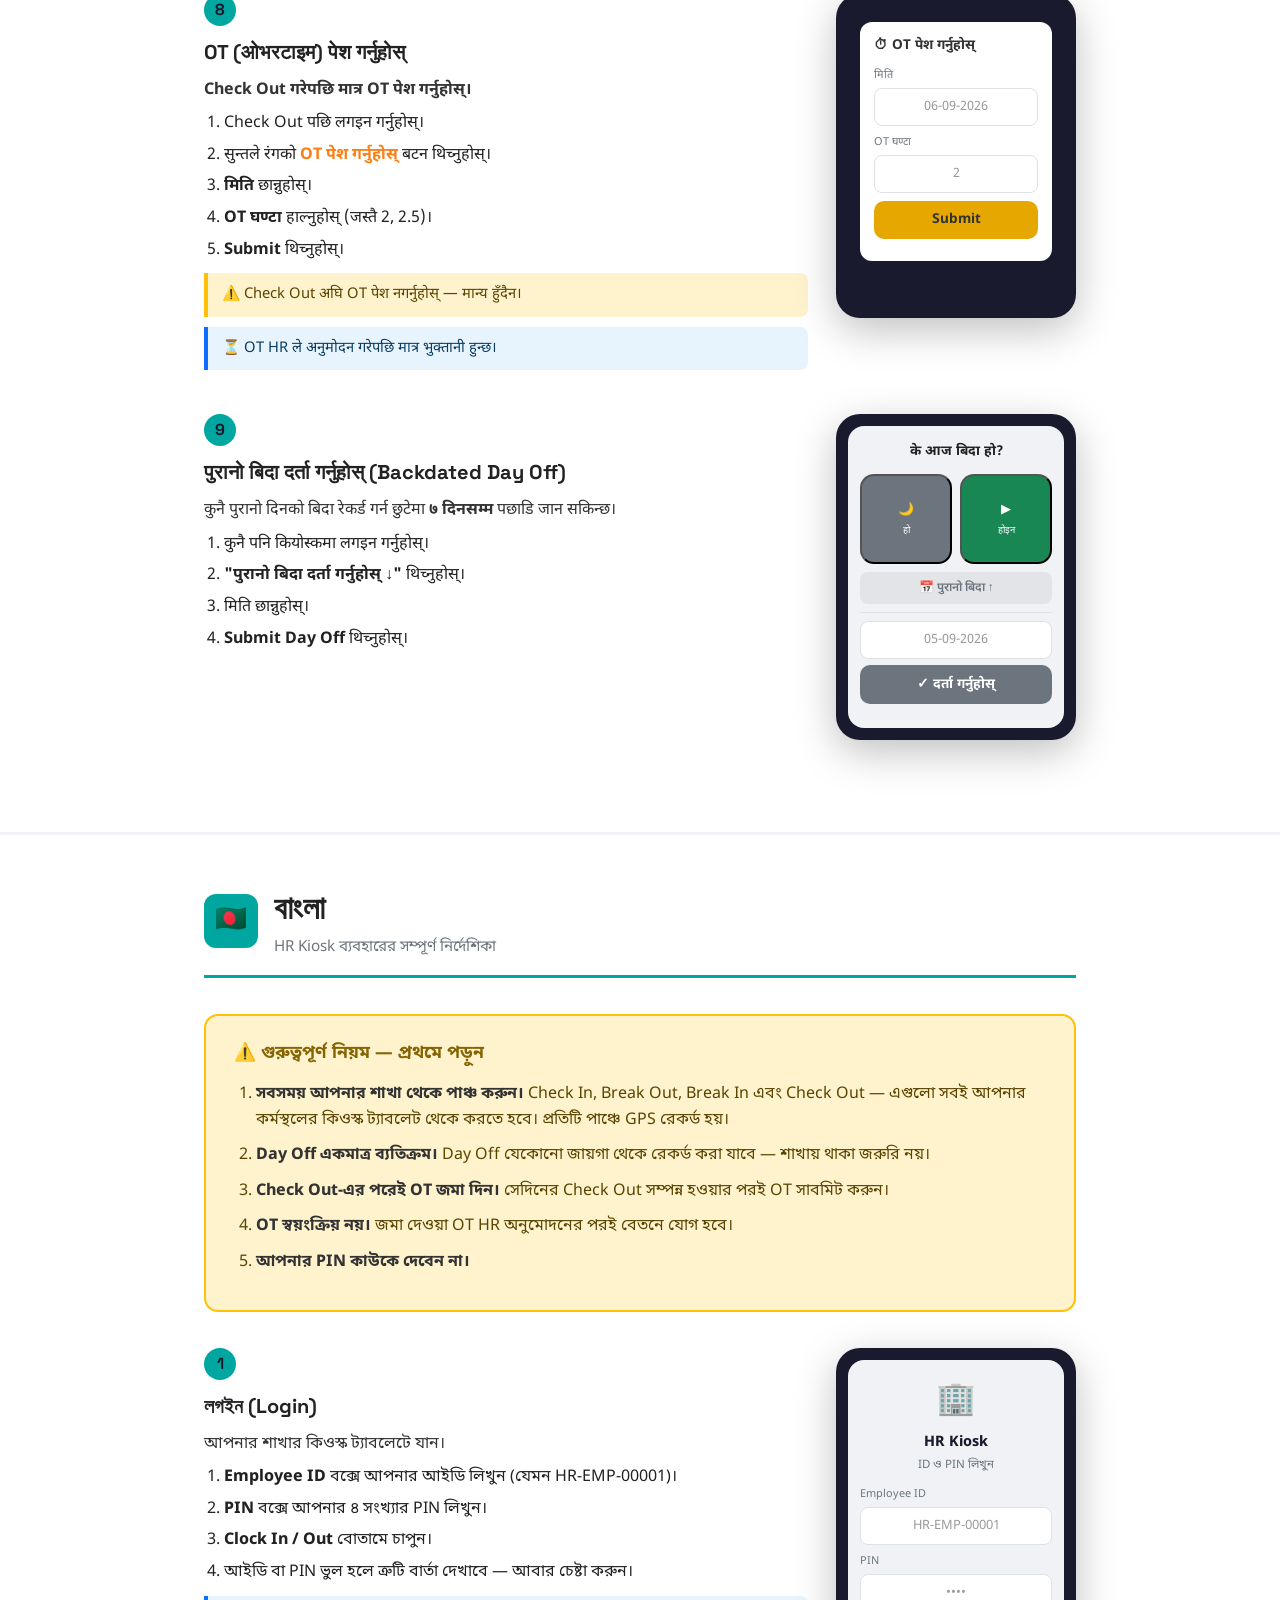
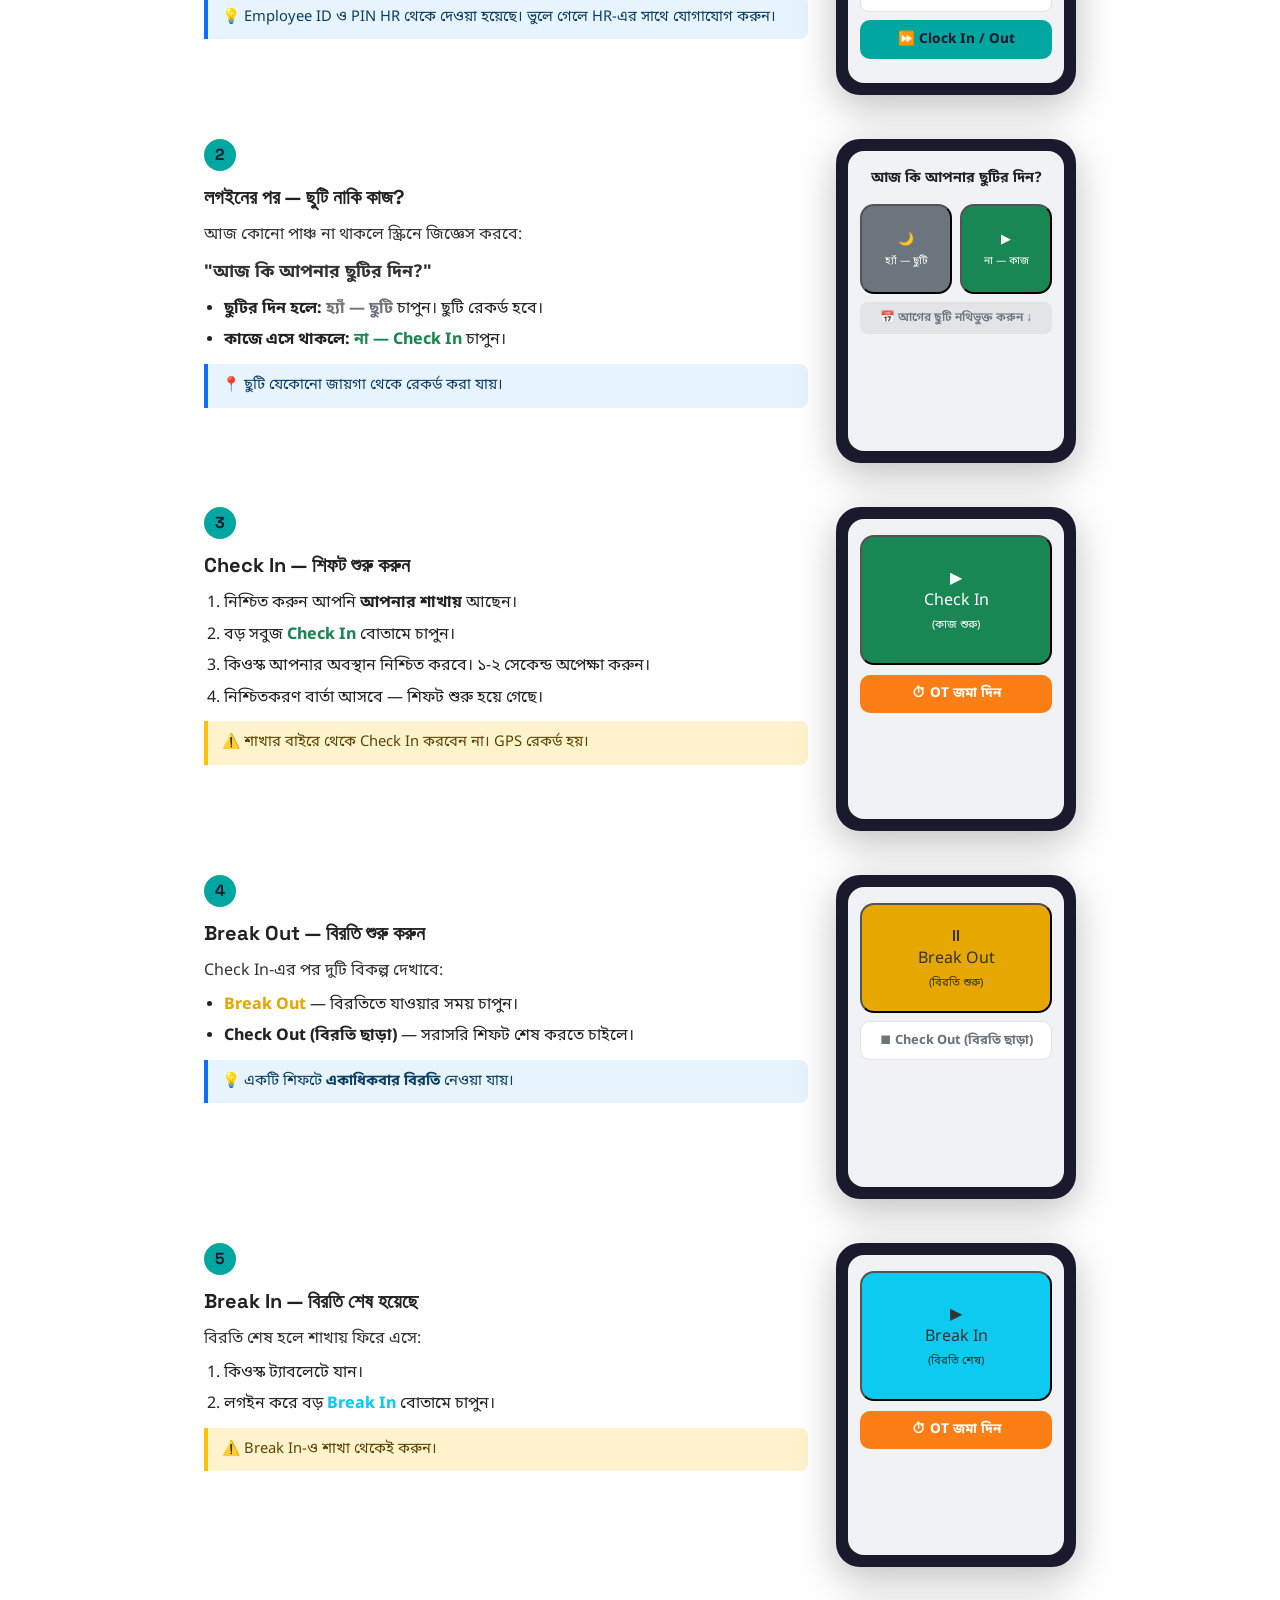
<file: kiosk-training.html>
<!DOCTYPE html>
<html lang="en">
<head>
<meta charset="UTF-8">
<meta name="viewport" content="width=device-width, initial-scale=1.0">
<title>HR Kiosk — Training Guide</title>
<link rel="preconnect" href="https://fonts.googleapis.com">
<link href="https://fonts.googleapis.com/css2?family=Noto+Sans:wght@400;600;700&family=Noto+Sans+Devanagari:wght@400;600;700&family=Noto+Sans+Bengali:wght@400;600;700&family=Space+Grotesk:wght@500;600;700&display=swap" rel="stylesheet">
<style>
/* ── Reset & base ──────────────────────────────────────────── */
*{box-sizing:border-box;margin:0;padding:0}
:root{
  --green:#198754;--yellow:#e6a800;--cyan:#0dcaf0;
  --red:#dc3545;--orange:#fd7e14;--teal:oklch(0.65 0.13 190);
  --dark:#1a1a2e;--mid:#6c757d;--light:#f0f2f5;
  --border:#dee2e6;
}
body{font-family:'Noto Sans',sans-serif;color:#222;background:#fff;line-height:1.6}
.hi,.hi *{font-family:'Noto Sans Devanagari','Noto Sans',sans-serif}
.np,.np *{font-family:'Noto Sans Devanagari','Noto Sans',sans-serif}
.bn,.bn *{font-family:'Noto Sans Bengali','Noto Sans',sans-serif}

/* ── Print ─────────────────────────────────────────────────── */
@media print{
  .no-print{display:none}
  .lang-section{page-break-before:always}
  .page-break{page-break-after:always}
  body{font-size:11pt}
  .mock-device{zoom:0.75}
}

/* ── Cover ─────────────────────────────────────────────────── */
.cover{
  background:var(--dark);color:#fff;
  min-height:100vh;display:flex;flex-direction:column;
  align-items:center;justify-content:center;text-align:center;
  padding:40px 20px;
}
.cover-logo{
  width:80px;height:80px;border-radius:18px;
  background:var(--teal);display:flex;align-items:center;justify-content:center;
  font-family:'Space Grotesk',sans-serif;font-weight:700;font-size:36px;
  color:var(--dark);margin-bottom:28px;
}
.cover h1{font-family:'Space Grotesk',sans-serif;font-size:2.6rem;font-weight:700;margin-bottom:12px}
.cover h2{font-size:1.3rem;font-weight:400;opacity:0.7;margin-bottom:30px}
.cover-langs{display:flex;gap:20px;flex-wrap:wrap;justify-content:center;margin-bottom:40px}
.cover-langs a{
  background:rgba(255,255,255,0.1);border:1px solid rgba(255,255,255,0.2);
  border-radius:8px;padding:6px 18px;font-size:1rem;
  color:#fff;text-decoration:none;
  transition:background 0.15s,border-color 0.15s;
  cursor:pointer;
}
.cover-langs a:hover{
  background:rgba(255,255,255,0.22);border-color:rgba(255,255,255,0.5);
}
.cover-company{opacity:0.5;font-size:0.9rem;margin-top:auto}

/* ── Nav bar ───────────────────────────────────────────────── */
.nav-bar{
  position:sticky;top:0;z-index:100;
  background:#fff;border-bottom:2px solid var(--border);
  display:flex;gap:0;overflow-x:auto;
  font-family:'Space Grotesk',sans-serif;
}
.nav-bar a{
  padding:14px 22px;color:var(--mid);text-decoration:none;
  font-weight:600;font-size:0.95rem;white-space:nowrap;
  border-bottom:3px solid transparent;
}
.nav-bar a:hover{color:var(--dark)}

/* ── Section layout ────────────────────────────────────────── */
.lang-section{max-width:920px;margin:0 auto;padding:48px 24px}
.section-header{
  display:flex;align-items:center;gap:16px;
  margin-bottom:36px;padding-bottom:16px;
  border-bottom:3px solid var(--teal);
}
.lang-flag{
  width:54px;height:54px;border-radius:12px;
  background:var(--teal);display:flex;align-items:center;justify-content:center;
  font-size:1.6rem;flex-shrink:0;
}
.section-header h2{font-family:'Space Grotesk',sans-serif;font-size:2rem;font-weight:700}
.section-header p{color:var(--mid);font-size:0.95rem}

/* ── Rule box ──────────────────────────────────────────────── */
.rules-box{
  background:#fff3cd;border:2px solid #ffc107;
  border-radius:14px;padding:24px 28px;margin-bottom:36px;
}
.rules-box h3{color:#856404;font-size:1.1rem;font-weight:700;margin-bottom:14px}
.rules-box ol{padding-left:22px}
.rules-box li{margin-bottom:10px;color:#5a4400}
.rules-box li strong{color:#333}

/* ── Step ──────────────────────────────────────────────────── */
.step{display:flex;gap:28px;margin-bottom:44px;align-items:flex-start}
.step-left{flex:1;min-width:0}
.step-num{
  display:inline-flex;align-items:center;justify-content:center;
  width:32px;height:32px;border-radius:50%;background:var(--teal);
  color:var(--dark);font-family:'Space Grotesk',sans-serif;
  font-weight:700;font-size:1rem;margin-bottom:10px;flex-shrink:0;
}
.step-title{font-family:'Space Grotesk',sans-serif;font-size:1.25rem;font-weight:700;margin-bottom:10px}
.step p{margin-bottom:8px;color:#333}
.step ul,
.step ol{padding-left:20px;margin-bottom:8px}
.step li{margin-bottom:6px}
.step .note{
  background:#e8f4fd;border-left:4px solid #0d6efd;
  padding:10px 14px;border-radius:0 8px 8px 0;
  font-size:0.92rem;color:#0a3d62;margin-top:10px;
}
.step .warn{
  background:#fff3cd;border-left:4px solid #ffc107;
  padding:10px 14px;border-radius:0 8px 8px 0;
  font-size:0.92rem;color:#5a4400;margin-top:10px;
}

/* ── Mock device ───────────────────────────────────────────── */
.mock-device{
  width:240px;flex-shrink:0;
  background:var(--dark);border-radius:24px;
  padding:12px;box-shadow:0 12px 40px rgba(0,0,0,0.25);
}
.mock-screen{
  background:var(--light);border-radius:16px;
  padding:16px 12px;min-height:300px;
  font-family:'Space Grotesk',sans-serif;
}
.mock-header{text-align:center;margin-bottom:12px}
.mock-header .mock-icon{font-size:2rem;color:var(--teal);display:block;margin-bottom:4px}
.mock-header h4{font-size:0.9rem;font-weight:700;color:var(--dark);margin-bottom:2px}
.mock-header p{font-size:0.72rem;color:var(--mid)}
.mock-input{
  background:#fff;border:1.5px solid var(--border);border-radius:8px;
  padding:8px 10px;font-size:0.8rem;width:100%;margin-bottom:8px;
  color:#999;text-align:center;
}
.mock-btn{
  display:block;width:100%;padding:10px;border-radius:10px;
  font-weight:700;font-size:0.85rem;text-align:center;
  margin-bottom:8px;cursor:default;border:none;
}
.mock-btn-primary{background:var(--teal);color:var(--dark)}
.mock-btn-green  {background:var(--green);color:#fff}
.mock-btn-gray   {background:var(--mid);color:#fff}
.mock-btn-yellow {background:var(--yellow);color:#333}
.mock-btn-cyan   {background:var(--cyan);color:#333}
.mock-btn-red    {background:var(--red);color:#fff}
.mock-btn-orange {background:var(--orange);color:#fff}
.mock-btn-outline{background:#fff;color:var(--mid);border:1.5px solid var(--border)!important}
.mock-btn-big{min-height:90px;font-size:1rem;display:flex;flex-direction:column;align-items:center;justify-content:center;gap:6px;border-radius:14px;width:100%}
.mock-btn-big i{font-size:1.8rem}
.mock-row{display:flex;gap:8px;margin-bottom:8px}
.mock-row .mock-btn-big{font-size:0.8rem}
.mock-done{text-align:center;padding:20px 8px;color:var(--green)}
.mock-done i{font-size:3rem;display:block;margin-bottom:8px}
.mock-done span{font-size:0.9rem;font-weight:700}
.mock-label{font-size:0.68rem;color:var(--mid);margin-bottom:3px}
.mock-small-btn{
  background:rgba(0,0,0,0.06);border:none;border-radius:8px;
  padding:8px;font-size:0.75rem;width:100%;text-align:center;
  color:var(--mid);font-weight:600;margin-bottom:8px;
}

/* ── Summary table ──────────────────────────────────────────── */
.summary-table{width:100%;border-collapse:collapse;margin-bottom:36px;font-size:0.9rem}
.summary-table th{background:var(--dark);color:#fff;padding:10px 14px;text-align:left}
.summary-table td{padding:10px 14px;border-bottom:1px solid var(--border)}
.summary-table tr:nth-child(even) td{background:#f8f9fa}
.badge{display:inline-block;padding:3px 10px;border-radius:20px;font-size:0.8rem;font-weight:600}
.badge-green{background:#d1e7dd;color:#0a5233}
.badge-yellow{background:#fff3cd;color:#664d03}
.badge-red{background:#f8d7da;color:#58151c}

/* ── Divider ─────────────────────────────────────────────────── */
.lang-divider{border:none;border-top:3px solid var(--light);margin:0}

/* ── Responsive ──────────────────────────────────────────────── */
@media(max-width:680px){
  .step{flex-direction:column}
  .mock-device{width:100%;max-width:280px;margin:0 auto}
  .cover h1{font-size:1.8rem}
}
</style>
</head>
<body>

<!-- ══════════════════════════════════════════════════════════
     COVER
════════════════════════════════════════════════════════════ -->
<div class="cover page-break">
  <div class="cover-logo">M</div>
  <h1>HR Kiosk</h1>
  <h2>Staff Training Guide · कर्मचारी प्रशिक्षण मार्गदर्शिका</h2>
  <div class="cover-langs">
    <a href="#en">🇬🇧 English</a>
    <a href="#hi">🇮🇳 हिन्दी</a>
    <a href="#np">🇳🇵 नेपाली</a>
    <a href="#bn">🇧🇩 বাংলা</a>
  </div>
  <p style="opacity:0.6;max-width:480px;font-size:0.95rem">
    This guide explains how to use the attendance kiosk tablet at your branch.
    Read your language section carefully before using the kiosk for the first time.
  </p>
  <div class="cover-company" style="margin-top:60px">Your Company — HR Department</div>
</div>

<!-- Nav -->
<nav class="nav-bar no-print">
  <a href="#en">🇬🇧 English</a>
  <a href="#hi">🇮🇳 हिन्दी</a>
  <a href="#np">🇳🇵 नेपाली</a>
  <a href="#bn">🇧🇩 বাংলা</a>
</nav>

<!-- ══════════════════════════════════════════════════════════
     ENGLISH
════════════════════════════════════════════════════════════ -->
<section id="en" class="lang-section">
  <div class="section-header">
    <div class="lang-flag">🇬🇧</div>
    <div>
      <h2>English</h2>
      <p>Complete guide to using the HR Kiosk</p>
    </div>
  </div>

  <!-- Rules -->
  <div class="rules-box">
    <h3>⚠️ Important Rules — Read First</h3>
    <ol>
      <li><strong>Always punch from your branch.</strong> Check In, Break Out, Break In and Check Out must be done on the kiosk tablet at your workplace. The system records your GPS location every time you punch.</li>
      <li><strong>Day Off is the only exception.</strong> You can record a Day Off from anywhere — the system does not require you to be at the branch.</li>
      <li><strong>Submit OT only after Check Out.</strong> You must complete your Check Out for the day before submitting Overtime. Submitting OT while still on shift will not reflect the correct hours.</li>
      <li><strong>OT is not automatic.</strong> Your submitted OT goes to HR for review. It will only be paid after HR approves it. Do not expect payment without approval.</li>
      <li><strong>Do not share your PIN.</strong> Your PIN is personal. Never give it to anyone else.</li>
    </ol>
  </div>

  <!-- Step 1: Login -->
  <div class="step">
    <div class="step-left">
      <div class="step-num">1</div>
      <div class="step-title">Login</div>
      <p>Go to the kiosk tablet at your branch. The login screen will be showing.</p>
      <ol>
        <li>Tap the <strong>Employee ID</strong> field and type your ID (e.g. <code>HR-EMP-00001</code>).</li>
        <li>Tap the <strong>PIN</strong> field and type your 4-digit PIN.</li>
        <li>Tap <strong>Clock In / Out</strong>.</li>
        <li>If your ID or PIN is wrong, you will see an error message. Try again carefully.</li>
      </ol>
      <div class="note">💡 Your Employee ID and PIN were given to you by HR. Contact HR if you have forgotten them.</div>
    </div>
    <div class="mock-device">
      <div class="mock-screen">
        <div class="mock-header">
          <span class="mock-icon">🏢</span>
          <h4>HR Kiosk</h4>
          <p>Enter your ID and PIN</p>
        </div>
        <div class="mock-label">Employee ID</div>
        <div class="mock-input">HR-EMP-00001</div>
        <div class="mock-label">PIN</div>
        <div class="mock-input">••••</div>
        <button class="mock-btn mock-btn-primary">⏩ Clock In / Out</button>
        <p style="text-align:center;font-size:0.65rem;color:#999;margin-top:8px">For authorized staff use only</p>
      </div>
    </div>
  </div>

  <!-- Step 2: Day Off Question -->
  <div class="step">
    <div class="step-left">
      <div class="step-num">2</div>
      <div class="step-title">After Login — Day Off or Check In?</div>
      <p>If you have <strong>no punches yet today</strong>, the kiosk will ask:</p>
      <p style="font-size:1.1rem;font-weight:700;margin:10px 0">"Is today your Day Off?"</p>
      <ul>
        <li><strong>If it IS your day off:</strong> Tap <strong style="color:var(--mid)">Yes — Day Off</strong>. The kiosk records your day off and shows a confirmation. You are done — you can leave.</li>
        <li><strong>If it is NOT your day off (you came to work):</strong> Tap <strong style="color:var(--green)">No — Check In</strong>. The Check In button will appear. Proceed to Step 3.</li>
      </ul>
      <div class="note">📍 You can record a Day Off from any location. You do not need to be at the branch for this step only.</div>
    </div>
    <div class="mock-device">
      <div class="mock-screen">
        <div class="mock-header">
          <h4 style="font-size:1rem;margin-bottom:14px">Is today your<br>Day Off?</h4>
        </div>
        <div class="mock-row">
          <button class="mock-btn-big mock-btn-gray" style="flex:1">🌙<br><span style="font-size:0.7rem">Yes — Day Off</span></button>
          <button class="mock-btn-big mock-btn-green" style="flex:1">▶<br><span style="font-size:0.7rem">No — Check In</span></button>
        </div>
        <button class="mock-small-btn">📅 Log a previous Day Off ↓</button>
      </div>
    </div>
  </div>

  <!-- Step 3: Check In -->
  <div class="step">
    <div class="step-left">
      <div class="step-num">3</div>
      <div class="step-title">Check In — Start of Shift</div>
      <p>After tapping "No — Check In", a large green button appears.</p>
      <ol>
        <li>Make sure you are physically <strong>at your branch</strong>.</li>
        <li>Tap the large <strong style="color:var(--green)">Check In</strong> button.</li>
        <li>The kiosk will detect your location. Wait 1–2 seconds.</li>
        <li>A confirmation message appears. Your shift has started.</li>
      </ol>
      <div class="warn">⚠️ Do NOT check in from outside the branch. The system records your GPS and HR can see if you were not at the branch when you punched.</div>
    </div>
    <div class="mock-device">
      <div class="mock-screen">
        <button class="mock-btn-big mock-btn-green" style="width:100%;min-height:130px;margin-bottom:12px">
          ▶<br>Check In
        </button>
        <button class="mock-btn mock-btn-orange">⏱ Submit Overtime</button>
        <button class="mock-btn mock-btn-outline" style="margin-top:4px">↩ Logout</button>
      </div>
    </div>
  </div>

  <!-- Step 4: Break Out -->
  <div class="step">
    <div class="step-left">
      <div class="step-num">4</div>
      <div class="step-title">Break Out — Starting a Break</div>
      <p>After you check in, the screen shows two options:</p>
      <ul>
        <li><strong style="color:var(--yellow)">Break Out</strong> — tap this when you are starting a break (meal break, prayer, etc.).</li>
        <li><strong style="color:var(--red)">Check Out (no break)</strong> — if your shift is very short and you did not take any break, you can go directly to Check Out without a break. This is the secondary smaller button.</li>
      </ul>
      <ol>
        <li>When your break starts, tap <strong>Break Out</strong> at the branch kiosk.</li>
        <li>You may leave the branch for your break after punching.</li>
      </ol>
      <div class="note">💡 You can take <strong>multiple breaks</strong> in one shift. Each Break Out must be followed by a Break In.</div>
    </div>
    <div class="mock-device">
      <div class="mock-screen">
        <button class="mock-btn-big mock-btn-yellow" style="width:100%;min-height:110px;margin-bottom:8px">
          ⏸<br>Break Out
        </button>
        <button class="mock-btn mock-btn-outline" style="font-size:0.8rem">⏹ Check Out (no break)</button>
        <button class="mock-btn mock-btn-orange" style="margin-top:6px">⏱ Submit Overtime</button>
      </div>
    </div>
  </div>

  <!-- Step 5: Break In -->
  <div class="step">
    <div class="step-left">
      <div class="step-num">5</div>
      <div class="step-title">Break In — Returning from Break</div>
      <p>When your break is over and you return to the branch:</p>
      <ol>
        <li>Go to the kiosk tablet at your branch.</li>
        <li>Login with your ID and PIN.</li>
        <li>Tap the large <strong style="color:var(--cyan)">Break In</strong> button.</li>
        <li>Your break is recorded. You are back on shift.</li>
      </ol>
      <div class="warn">⚠️ You must tap Break In from the branch, not from outside.</div>
    </div>
    <div class="mock-device">
      <div class="mock-screen">
        <button class="mock-btn-big mock-btn-cyan" style="width:100%;min-height:130px;margin-bottom:12px">
          ▶<br>Break In
        </button>
        <button class="mock-btn mock-btn-orange">⏱ Submit Overtime</button>
      </div>
    </div>
  </div>

  <!-- Step 6: After Break - Another or Check Out -->
  <div class="step">
    <div class="step-left">
      <div class="step-num">6</div>
      <div class="step-title">After Break In — Another Break or Check Out</div>
      <p>After returning from a break, the screen shows two equal buttons:</p>
      <ul>
        <li><strong style="color:var(--yellow)">Break Out</strong> — tap this to start another break.</li>
        <li><strong style="color:var(--red)">Check Out</strong> — tap this when your shift is fully finished for the day.</li>
      </ul>
      <p>You can take as many breaks as needed. Each time, tap Break Out when leaving and Break In when returning.</p>
      <div class="note">💡 Always end your shift with <strong>Check Out</strong>. An open shift (Check In with no Check Out) cannot be processed for pay.</div>
    </div>
    <div class="mock-device">
      <div class="mock-screen">
        <div class="mock-row" style="margin-bottom:12px">
          <button class="mock-btn-big mock-btn-yellow" style="flex:1;min-height:120px">⏸<br><span style="font-size:0.75rem">Break Out</span></button>
          <button class="mock-btn-big mock-btn-red"    style="flex:1;min-height:120px">⏹<br><span style="font-size:0.75rem">Check Out</span></button>
        </div>
        <button class="mock-btn mock-btn-orange">⏱ Submit Overtime</button>
      </div>
    </div>
  </div>

  <!-- Step 7: Check Out -->
  <div class="step">
    <div class="step-left">
      <div class="step-num">7</div>
      <div class="step-title">Check Out — End of Shift</div>
      <p>When your shift is fully finished:</p>
      <ol>
        <li>Go to the kiosk at your branch.</li>
        <li>Login and tap <strong style="color:var(--red)">Check Out</strong>.</li>
        <li>The kiosk shows "All done for today" with a green tick.</li>
        <li>Your attendance for the day is now complete.</li>
      </ol>
      <div class="warn">⚠️ Check Out from the branch. Do not check out remotely.</div>
      <div class="note">✅ After Check Out, if you worked overtime, you may now submit your OT (see Step 8).</div>
    </div>
    <div class="mock-device">
      <div class="mock-screen">
        <div class="mock-done">
          <i>✅</i>
          <span>All done for today!</span>
          <p style="font-size:0.7rem;color:var(--mid);margin-top:6px">Have a great rest of your day!</p>
        </div>
      </div>
    </div>
  </div>

  <!-- Step 8: OT -->
  <div class="step">
    <div class="step-left">
      <div class="step-num">8</div>
      <div class="step-title">Submit Overtime (OT)</div>
      <p><strong>You must complete Check Out before submitting OT.</strong></p>
      <ol>
        <li>After Check Out, login again if needed.</li>
        <li>Tap the orange <strong style="color:var(--orange)">Submit Overtime</strong> button.</li>
        <li>Select the <strong>date</strong> (usually today).</li>
        <li>Enter the number of <strong>OT hours</strong> (e.g. 2, 2.5, 3).</li>
        <li>Tap <strong>Submit</strong>.</li>
        <li>A confirmation says "Submitted — pending HR review."</li>
      </ol>
      <div class="warn">⚠️ <strong>Do NOT submit OT before Check Out.</strong> The system will show "incomplete punch" and HR cannot verify your hours.</div>
      <div class="note">⏳ OT is reviewed by HR. You will only be paid after approval. There is no payment for unapproved OT.</div>
    </div>
    <div class="mock-device">
      <div class="mock-screen" style="background:#1a1a2e">
        <div style="background:#fff;border-radius:12px;padding:16px">
          <p style="font-size:0.9rem;font-weight:700;margin-bottom:12px">⏱ Submit Overtime</p>
          <div class="mock-label">Date</div>
          <div class="mock-input" style="margin-bottom:10px">06-09-2026</div>
          <div class="mock-label">OT Hours (e.g. 2.5)</div>
          <div class="mock-input" style="margin-bottom:10px">2</div>
          <div style="display:flex;gap:8px">
            <button class="mock-btn mock-btn-outline" style="flex:1">Cancel</button>
            <button class="mock-btn mock-btn-yellow" style="flex:1">Submit</button>
          </div>
        </div>
      </div>
    </div>
  </div>

  <!-- Step 9: Backdated Day Off -->
  <div class="step">
    <div class="step-left">
      <div class="step-num">9</div>
      <div class="step-title">Log a Previous Day Off (Backdated)</div>
      <p>If you forgot to record a Day Off on a past day, you can submit it up to <strong>7 days back</strong>.</p>
      <ol>
        <li>Login at any kiosk (you do not need to be at the branch for Day Off).</li>
        <li>The Day Off screen appears. Tap <strong>"Log a previous Day Off ↓"</strong>.</li>
        <li>A date picker appears. Select the date of your day off.</li>
        <li>Tap <strong>Submit Day Off</strong>.</li>
        <li>A confirmation appears. HR will see this in the system.</li>
      </ol>
      <div class="warn">⚠️ You cannot submit a backdated Day Off for today or a future date — only past dates.</div>
    </div>
    <div class="mock-device">
      <div class="mock-screen">
        <div style="text-align:center;margin-bottom:14px">
          <h4 style="font-size:0.95rem;font-weight:700">Is today your Day Off?</h4>
        </div>
        <div class="mock-row" style="margin-bottom:10px">
          <button class="mock-btn-big mock-btn-gray"  style="flex:1">🌙<br><span style="font-size:0.65rem">Yes</span></button>
          <button class="mock-btn-big mock-btn-green" style="flex:1">▶<br><span style="font-size:0.65rem">No</span></button>
        </div>
        <button class="mock-small-btn">📅 Log a previous Day Off ↑</button>
        <div style="border-top:1px solid #dee2e6;padding-top:10px;margin-top:2px">
          <div class="mock-label">Which day?</div>
          <div class="mock-input" style="margin-bottom:8px">05-09-2026</div>
          <button class="mock-btn mock-btn-gray">✓ Submit Day Off</button>
        </div>
      </div>
    </div>
  </div>

  <!-- Quick Reference Table -->
  <h3 style="font-family:'Space Grotesk',sans-serif;margin-bottom:16px">Quick Reference — What to press and when</h3>
  <table class="summary-table">
    <thead><tr><th>Situation</th><th>Button to press</th><th>Must be at branch?</th></tr></thead>
    <tbody>
      <tr><td>Starting work today</td><td><span class="badge badge-green">Check In</span></td><td>✅ Yes</td></tr>
      <tr><td>Going on break</td><td><span class="badge badge-yellow">Break Out</span></td><td>✅ Yes</td></tr>
      <tr><td>Returning from break</td><td><span class="badge" style="background:#d1ecf1;color:#0c5460">Break In</span></td><td>✅ Yes</td></tr>
      <tr><td>Ending shift</td><td><span class="badge badge-red">Check Out</span></td><td>✅ Yes</td></tr>
      <tr><td>Recording day off</td><td><span class="badge" style="background:#e2e3e5;color:#383d41">Day Off</span></td><td>❌ No</td></tr>
      <tr><td>Submitting overtime</td><td><span class="badge" style="background:#ffe5d0;color:#6a2500">Submit OT</span></td><td>✅ Yes (after Check Out)</td></tr>
    </tbody>
  </table>
</section>
<hr class="lang-divider">

<!-- ══════════════════════════════════════════════════════════
     HINDI
════════════════════════════════════════════════════════════ -->
<section id="hi" class="lang-section hi lang-section">
  <div class="section-header">
    <div class="lang-flag">🇮🇳</div>
    <div>
      <h2>हिन्दी</h2>
      <p>HR Kiosk के उपयोग की पूरी जानकारी</p>
    </div>
  </div>

  <div class="rules-box">
    <h3>⚠️ महत्वपूर्ण नियम — पहले पढ़ें</h3>
    <ol>
      <li><strong>हमेशा अपनी शाखा से पंच करें।</strong> Check In, Break Out, Break In और Check Out — ये सभी आपकी कार्यस्थल पर रखी कियोस्क टेबलेट से ही करने होंगे। सिस्टम हर बार आपकी GPS लोकेशन रिकॉर्ड करता है।</li>
      <li><strong>Day Off एकमात्र अपवाद है।</strong> Day Off आप कहीं से भी रिकॉर्ड कर सकते हैं — इसके लिए शाखा पर होना जरूरी नहीं।</li>
      <li><strong>OT केवल Check Out के बाद सबमिट करें।</strong> OT सबमिट करने से पहले उस दिन का Check Out जरूरी है। अगर शिफ्ट अभी चल रही हो तो OT सबमिट न करें।</li>
      <li><strong>OT स्वचालित नहीं होती।</strong> आपकी सबमिट की गई OT HR द्वारा समीक्षा के बाद ही भुगतान की जाएगी। बिना अनुमोदन के भुगतान नहीं होगा।</li>
      <li><strong>अपना PIN किसी को न दें।</strong> आपका PIN व्यक्तिगत है।</li>
    </ol>
  </div>

  <div class="step">
    <div class="step-left">
      <div class="step-num">1</div>
      <div class="step-title">लॉगिन (Login)</div>
      <p>अपनी शाखा की कियोस्क टेबलेट पर जाएं।</p>
      <ol>
        <li><strong>Employee ID</strong> बॉक्स में अपनी ID टाइप करें (जैसे <code>HR-EMP-00001</code>)।</li>
        <li><strong>PIN</strong> बॉक्स में अपना 4 अंकों का PIN टाइप करें।</li>
        <li><strong>Clock In / Out</strong> बटन दबाएं।</li>
        <li>अगर ID या PIN गलत हो तो त्रुटि संदेश आएगा — ध्यान से दोबारा कोशिश करें।</li>
      </ol>
      <div class="note">💡 Employee ID और PIN HR ने आपको दिए हैं। भूल जाने पर HR से संपर्क करें।</div>
    </div>
    <div class="mock-device">
      <div class="mock-screen">
        <div class="mock-header">
          <span class="mock-icon">🏢</span>
          <h4>HR Kiosk</h4>
          <p>ID और PIN दर्ज करें</p>
        </div>
        <div class="mock-label">Employee ID</div>
        <div class="mock-input">HR-EMP-00001</div>
        <div class="mock-label">PIN</div>
        <div class="mock-input">••••</div>
        <button class="mock-btn mock-btn-primary">⏩ Clock In / Out</button>
      </div>
    </div>
  </div>

  <div class="step">
    <div class="step-left">
      <div class="step-num">2</div>
      <div class="step-title">लॉगिन के बाद — Day Off या Check In?</div>
      <p>अगर आज का कोई पंच नहीं है तो स्क्रीन पर पूछा जाएगा:</p>
      <p style="font-size:1.1rem;font-weight:700;margin:10px 0">"क्या आज आपकी छुट्टी है?"</p>
      <ul>
        <li><strong>अगर आज छुट्टी है:</strong> <strong style="color:var(--mid)">हाँ — Day Off</strong> बटन दबाएं। सिस्टम छुट्टी दर्ज कर देगा।</li>
        <li><strong>अगर आज काम पर आए हैं:</strong> <strong style="color:var(--green)">नहीं — Check In</strong> बटन दबाएं। Check In बटन दिखेगा।</li>
      </ul>
      <div class="note">📍 Day Off कहीं से भी रिकॉर्ड किया जा सकता है — शाखा पर होना जरूरी नहीं।</div>
    </div>
    <div class="mock-device">
      <div class="mock-screen">
        <div style="text-align:center;margin-bottom:14px">
          <h4 style="font-size:0.9rem;font-weight:700">क्या आज आपकी छुट्टी है?</h4>
        </div>
        <div class="mock-row">
          <button class="mock-btn-big mock-btn-gray" style="flex:1">🌙<br><span style="font-size:0.65rem">हाँ — छुट्टी</span></button>
          <button class="mock-btn-big mock-btn-green" style="flex:1">▶<br><span style="font-size:0.65rem">नहीं — काम</span></button>
        </div>
        <button class="mock-small-btn">📅 पुरानी छुट्टी दर्ज करें ↓</button>
      </div>
    </div>
  </div>

  <div class="step">
    <div class="step-left">
      <div class="step-num">3</div>
      <div class="step-title">Check In — शिफ्ट शुरू करना</div>
      <p>"नहीं — Check In" दबाने के बाद बड़ा हरा बटन दिखेगा।</p>
      <ol>
        <li>सुनिश्चित करें कि आप <strong>अपनी शाखा पर हैं</strong>।</li>
        <li>बड़ा <strong style="color:var(--green)">Check In</strong> बटन दबाएं।</li>
        <li>कियोस्क आपकी लोकेशन जांचेगी। 1-2 सेकंड प्रतीक्षा करें।</li>
        <li>पुष्टि संदेश दिखेगा — आपकी शिफ्ट शुरू हो गई।</li>
      </ol>
      <div class="warn">⚠️ शाखा के बाहर से Check In न करें। GPS रिकॉर्ड होता है।</div>
    </div>
    <div class="mock-device">
      <div class="mock-screen">
        <button class="mock-btn-big mock-btn-green" style="width:100%;min-height:130px;margin-bottom:10px">▶<br>Check In<br><span style="font-size:0.7rem">(काम शुरू)</span></button>
        <button class="mock-btn mock-btn-orange">⏱ OT सबमिट करें</button>
      </div>
    </div>
  </div>

  <div class="step">
    <div class="step-left">
      <div class="step-num">4</div>
      <div class="step-title">Break Out — ब्रेक शुरू करना</div>
      <p>Check In के बाद दो विकल्प दिखते हैं:</p>
      <ul>
        <li><strong style="color:var(--yellow)">Break Out</strong> — जब ब्रेक पर जाएं तो यह दबाएं।</li>
        <li><strong>Check Out (बिना ब्रेक)</strong> — छोटा बटन, अगर सीधे शिफ्ट खत्म करनी हो।</li>
      </ul>
      <p>ब्रेक पर जाने से पहले कियोस्क पर <strong>Break Out</strong> जरूर दबाएं।</p>
      <div class="note">💡 एक शिफ्ट में <strong>कई बार ब्रेक</strong> लिया जा सकता है।</div>
    </div>
    <div class="mock-device">
      <div class="mock-screen">
        <button class="mock-btn-big mock-btn-yellow" style="width:100%;min-height:110px;margin-bottom:8px">⏸<br>Break Out<br><span style="font-size:0.7rem">(ब्रेक शुरू)</span></button>
        <button class="mock-btn mock-btn-outline" style="font-size:0.8rem">⏹ Check Out (बिना ब्रेक)</button>
      </div>
    </div>
  </div>

  <div class="step">
    <div class="step-left">
      <div class="step-num">5</div>
      <div class="step-title">Break In — ब्रेक से वापसी</div>
      <p>ब्रेक खत्म होने पर शाखा पर वापस आने के बाद:</p>
      <ol>
        <li>कियोस्क टेबलेट पर जाएं।</li>
        <li>ID और PIN से लॉगिन करें।</li>
        <li>बड़ा <strong style="color:var(--cyan)">Break In</strong> बटन दबाएं।</li>
      </ol>
      <div class="warn">⚠️ Break In भी शाखा से ही दबाएं।</div>
    </div>
    <div class="mock-device">
      <div class="mock-screen">
        <button class="mock-btn-big mock-btn-cyan" style="width:100%;min-height:130px;margin-bottom:10px">▶<br>Break In<br><span style="font-size:0.7rem">(ब्रेक खत्म)</span></button>
        <button class="mock-btn mock-btn-orange">⏱ OT सबमिट करें</button>
      </div>
    </div>
  </div>

  <div class="step">
    <div class="step-left">
      <div class="step-num">6</div>
      <div class="step-title">Break In के बाद — और ब्रेक या Check Out</div>
      <p>Break In के बाद दो बराबर बटन दिखते हैं:</p>
      <ul>
        <li><strong style="color:var(--yellow)">Break Out</strong> — दूसरा ब्रेक लेने के लिए।</li>
        <li><strong style="color:var(--red)">Check Out</strong> — शिफ्ट पूरी तरह खत्म करने के लिए।</li>
      </ul>
    </div>
    <div class="mock-device">
      <div class="mock-screen">
        <div class="mock-row">
          <button class="mock-btn-big mock-btn-yellow" style="flex:1;min-height:120px">⏸<br><span style="font-size:0.7rem">Break Out</span></button>
          <button class="mock-btn-big mock-btn-red"    style="flex:1;min-height:120px">⏹<br><span style="font-size:0.7rem">Check Out</span></button>
        </div>
      </div>
    </div>
  </div>

  <div class="step">
    <div class="step-left">
      <div class="step-num">7</div>
      <div class="step-title">Check Out — शिफ्ट खत्म करना</div>
      <ol>
        <li>शाखा की कियोस्क पर जाएं।</li>
        <li>लॉगिन करके <strong style="color:var(--red)">Check Out</strong> दबाएं।</li>
        <li>"आज का काम पूरा हुआ" — हरे टिक के साथ पुष्टि आएगी।</li>
      </ol>
      <div class="note">✅ Check Out के बाद ही OT सबमिट करें (Step 8)।</div>
    </div>
    <div class="mock-device">
      <div class="mock-screen">
        <div class="mock-done">
          <i>✅</i>
          <span>आज का काम पूरा हुआ!</span>
          <p style="font-size:0.7rem;color:var(--mid);margin-top:6px">बाकी दिन अच्छा गुजरे!</p>
        </div>
      </div>
    </div>
  </div>

  <div class="step">
    <div class="step-left">
      <div class="step-num">8</div>
      <div class="step-title">ओवरटाइम (OT) सबमिट करना</div>
      <p><strong>Check Out के बाद ही OT सबमिट करें।</strong></p>
      <ol>
        <li>Check Out के बाद लॉगिन करें।</li>
        <li>नारंगी <strong style="color:var(--orange)">OT सबमिट करें</strong> बटन दबाएं।</li>
        <li><strong>तारीख</strong> चुनें (आमतौर पर आज की)।</li>
        <li><strong>OT के घंटे</strong> दर्ज करें (जैसे 2, 2.5)।</li>
        <li><strong>Submit</strong> दबाएं।</li>
      </ol>
      <div class="warn">⚠️ Check Out से पहले OT सबमिट न करें — यह मान्य नहीं होगी।</div>
      <div class="note">⏳ OT का भुगतान HR अनुमोदन के बाद होगा।</div>
    </div>
    <div class="mock-device">
      <div class="mock-screen" style="background:#1a1a2e">
        <div style="background:#fff;border-radius:12px;padding:16px">
          <p style="font-size:0.85rem;font-weight:700;margin-bottom:10px">⏱ OT सबमिट करें</p>
          <div class="mock-label">तारीख</div>
          <div class="mock-input" style="margin-bottom:8px">06-09-2026</div>
          <div class="mock-label">OT घंटे</div>
          <div class="mock-input" style="margin-bottom:8px">2</div>
          <button class="mock-btn mock-btn-yellow">Submit</button>
        </div>
      </div>
    </div>
  </div>

  <div class="step">
    <div class="step-left">
      <div class="step-num">9</div>
      <div class="step-title">पुरानी छुट्टी दर्ज करना (Backdated Day Off)</div>
      <p>अगर किसी पिछले दिन की छुट्टी दर्ज नहीं हुई, तो <strong>7 दिन पहले तक</strong> की छुट्टी दर्ज की जा सकती है।</p>
      <ol>
        <li>किसी भी कियोस्क पर लॉगिन करें।</li>
        <li><strong>"पुरानी छुट्टी दर्ज करें ↓"</strong> दबाएं।</li>
        <li>तारीख चुनें।</li>
        <li><strong>Submit Day Off</strong> दबाएं।</li>
      </ol>
    </div>
    <div class="mock-device">
      <div class="mock-screen">
        <div style="text-align:center;margin-bottom:10px">
          <h4 style="font-size:0.85rem">क्या आज छुट्टी है?</h4>
        </div>
        <div class="mock-row" style="margin-bottom:8px">
          <button class="mock-btn-big mock-btn-gray"  style="flex:1">🌙<br><span style="font-size:0.6rem">हाँ</span></button>
          <button class="mock-btn-big mock-btn-green" style="flex:1">▶<br><span style="font-size:0.6rem">नहीं</span></button>
        </div>
        <button class="mock-small-btn">📅 पुरानी छुट्टी ↑</button>
        <div style="border-top:1px solid #dee2e6;padding-top:8px">
          <div class="mock-input" style="margin-bottom:6px">05-09-2026</div>
          <button class="mock-btn mock-btn-gray">✓ दर्ज करें</button>
        </div>
      </div>
    </div>
  </div>
</section>
<hr class="lang-divider">

<!-- ══════════════════════════════════════════════════════════
     NEPALI
════════════════════════════════════════════════════════════ -->
<section id="np" class="lang-section np">
  <div class="section-header">
    <div class="lang-flag">🇳🇵</div>
    <div>
      <h2>नेपाली</h2>
      <p>HR Kiosk प्रयोग गर्ने पूर्ण निर्देशिका</p>
    </div>
  </div>

  <div class="rules-box">
    <h3>⚠️ महत्त्वपूर्ण नियमहरू — पहिले पढ्नुहोस्</h3>
    <ol>
      <li><strong>सधैं आफ्नो शाखाबाट पंच गर्नुहोस्।</strong> Check In, Break Out, Break In र Check Out — यी सबै तपाईंको कार्यस्थलमा रहेको कियोस्क ट्याबलेटबाट गर्नुपर्छ। सिस्टमले हरेक पटक GPS रेकर्ड गर्छ।</li>
      <li><strong>Day Off मात्र अपवाद हो।</strong> Day Off जहाँबाट पनि रेकर्ड गर्न सकिन्छ — शाखामा हुनु आवश्यक छैन।</li>
      <li><strong>OT Check Out पछि मात्र सबमिट गर्नुहोस्।</strong> सिफ्ट सकिएर Check Out गरेपछि मात्र OT सबमिट गर्नुहोस्।</li>
      <li><strong>OT स्वचालित हुँदैन।</strong> HR ले समीक्षा गरेपछि मात्र OT भुक्तानी हुन्छ।</li>
      <li><strong>आफ्नो PIN कसैलाई नदिनुहोस्।</strong></li>
    </ol>
  </div>

  <div class="step">
    <div class="step-left">
      <div class="step-num">1</div>
      <div class="step-title">लगइन (Login)</div>
      <p>आफ्नो शाखाको कियोस्क ट्याबलेटमा जानुहोस्।</p>
      <ol>
        <li><strong>Employee ID</strong> बक्समा आफ्नो ID टाइप गर्नुहोस् (जस्तै <code>HR-EMP-00001</code>)।</li>
        <li><strong>PIN</strong> बक्समा ४ अंकको PIN टाइप गर्नुहोस्।</li>
        <li><strong>Clock In / Out</strong> बटन थिच्नुहोस्।</li>
      </ol>
      <div class="note">💡 Employee ID र PIN HR ले दिएको हो। बिर्सिएमा HR सम्पर्क गर्नुहोस्।</div>
    </div>
    <div class="mock-device">
      <div class="mock-screen">
        <div class="mock-header">
          <span class="mock-icon">🏢</span>
          <h4>HR Kiosk</h4>
          <p>ID र PIN हाल्नुहोस्</p>
        </div>
        <div class="mock-label">Employee ID</div>
        <div class="mock-input">HR-EMP-00001</div>
        <div class="mock-label">PIN</div>
        <div class="mock-input">••••</div>
        <button class="mock-btn mock-btn-primary">⏩ Clock In / Out</button>
      </div>
    </div>
  </div>

  <div class="step">
    <div class="step-left">
      <div class="step-num">2</div>
      <div class="step-title">लगइनपछि — बिदा हो कि काम?</div>
      <p>आज कुनै पंच नभएमा स्क्रिनमा देखिन्छ:</p>
      <p style="font-size:1.1rem;font-weight:700;margin:10px 0">"के आज तपाईंको बिदा हो?"</p>
      <ul>
        <li><strong>बिदा भए:</strong> <strong style="color:var(--mid)">हो — बिदा</strong> थिच्नुहोस्। बिदा रेकर्ड हुन्छ।</li>
        <li><strong>काम गर्न आउनुभएको भए:</strong> <strong style="color:var(--green)">होइन — Check In</strong> थिच्नुहोस्।</li>
      </ul>
      <div class="note">📍 बिदा जहाँबाट पनि रेकर्ड गर्न सकिन्छ।</div>
    </div>
    <div class="mock-device">
      <div class="mock-screen">
        <div style="text-align:center;margin-bottom:14px">
          <h4 style="font-size:0.9rem;font-weight:700">के आज तपाईंको बिदा हो?</h4>
        </div>
        <div class="mock-row">
          <button class="mock-btn-big mock-btn-gray" style="flex:1">🌙<br><span style="font-size:0.65rem">हो — बिदा</span></button>
          <button class="mock-btn-big mock-btn-green" style="flex:1">▶<br><span style="font-size:0.65rem">होइन — काम</span></button>
        </div>
        <button class="mock-small-btn">📅 पुरानो बिदा दर्ता गर्नुहोस् ↓</button>
      </div>
    </div>
  </div>

  <div class="step">
    <div class="step-left">
      <div class="step-num">3</div>
      <div class="step-title">Check In — सिफ्ट सुरु गर्नुहोस्</div>
      <ol>
        <li>सुनिश्चित गर्नुहोस् कि तपाईं <strong>आफ्नो शाखामा हुनुहुन्छ</strong>।</li>
        <li>ठूलो <strong style="color:var(--green)">Check In</strong> बटन थिच्नुहोस्।</li>
        <li>पुष्टि सन्देश आउनेछ — सिफ्ट सुरु भयो।</li>
      </ol>
      <div class="warn">⚠️ शाखाबाहिरबाट Check In नगर्नुहोस्। GPS रेकर्ड हुन्छ।</div>
    </div>
    <div class="mock-device">
      <div class="mock-screen">
        <button class="mock-btn-big mock-btn-green" style="width:100%;min-height:130px;margin-bottom:10px">▶<br>Check In<br><span style="font-size:0.7rem">(काम सुरु)</span></button>
        <button class="mock-btn mock-btn-orange">⏱ OT पेश गर्नुहोस्</button>
      </div>
    </div>
  </div>

  <div class="step">
    <div class="step-left">
      <div class="step-num">4</div>
      <div class="step-title">Break Out — विश्राम सुरु गर्नुहोस्</div>
      <p>Check In पछि दुई विकल्प देखिन्छन्:</p>
      <ul>
        <li><strong style="color:var(--yellow)">Break Out</strong> — ब्रेकमा जाँदा थिच्नुहोस्।</li>
        <li><strong>Check Out (बिना ब्रेक)</strong> — ब्रेक नलिइ सिफ्ट सक्नु भए।</li>
      </ul>
      <div class="note">💡 एउटै सिफ्टमा <strong>धेरै पटक ब्रेक</strong> लिन सकिन्छ।</div>
    </div>
    <div class="mock-device">
      <div class="mock-screen">
        <button class="mock-btn-big mock-btn-yellow" style="width:100%;min-height:110px;margin-bottom:8px">⏸<br>Break Out<br><span style="font-size:0.7rem">(विश्राम सुरु)</span></button>
        <button class="mock-btn mock-btn-outline" style="font-size:0.8rem">⏹ Check Out (बिना ब्रेक)</button>
      </div>
    </div>
  </div>

  <div class="step">
    <div class="step-left">
      <div class="step-num">5</div>
      <div class="step-title">Break In — विश्राम सकियो</div>
      <p>विश्राम सकिएर शाखामा फर्केपछि:</p>
      <ol>
        <li>कियोस्ट ट्याबलेटमा जानुहोस्।</li>
        <li>लगइन गरेर ठूलो <strong style="color:var(--cyan)">Break In</strong> बटन थिच्नुहोस्।</li>
      </ol>
      <div class="warn">⚠️ Break In पनि शाखाबाटै गर्नुहोस्।</div>
    </div>
    <div class="mock-device">
      <div class="mock-screen">
        <button class="mock-btn-big mock-btn-cyan" style="width:100%;min-height:130px;margin-bottom:10px">▶<br>Break In<br><span style="font-size:0.7rem">(विश्राम सकियो)</span></button>
        <button class="mock-btn mock-btn-orange">⏱ OT पेश गर्नुहोस्</button>
      </div>
    </div>
  </div>

  <div class="step">
    <div class="step-left">
      <div class="step-num">6</div>
      <div class="step-title">Break In पछि — अर्को ब्रेक वा Check Out</div>
      <p>Break In पछि दुई बराबर बटन देखिन्छन्:</p>
      <ul>
        <li><strong style="color:var(--yellow)">Break Out</strong> — अर्को ब्रेकको लागि।</li>
        <li><strong style="color:var(--red)">Check Out</strong> — सिफ्ट पूर्ण रूपमा सक्नको लागि।</li>
      </ul>
    </div>
    <div class="mock-device">
      <div class="mock-screen">
        <div class="mock-row">
          <button class="mock-btn-big mock-btn-yellow" style="flex:1;min-height:120px">⏸<br><span style="font-size:0.7rem">Break Out</span></button>
          <button class="mock-btn-big mock-btn-red"    style="flex:1;min-height:120px">⏹<br><span style="font-size:0.7rem">Check Out</span></button>
        </div>
      </div>
    </div>
  </div>

  <div class="step">
    <div class="step-left">
      <div class="step-num">7</div>
      <div class="step-title">Check Out — सिफ्ट सक्नुहोस्</div>
      <ol>
        <li>शाखाको कियोस्कमा जानुहोस्।</li>
        <li>लगइन गरेर <strong style="color:var(--red)">Check Out</strong> थिच्नुहोस्।</li>
        <li>"आजको काम सकियो" — हरियो टिकसहित पुष्टि आउनेछ।</li>
      </ol>
      <div class="note">✅ Check Out पछि मात्र OT सबमिट गर्नुहोस्।</div>
    </div>
    <div class="mock-device">
      <div class="mock-screen">
        <div class="mock-done">
          <i>✅</i>
          <span>आजको काम सकियो!</span>
        </div>
      </div>
    </div>
  </div>

  <div class="step">
    <div class="step-left">
      <div class="step-num">8</div>
      <div class="step-title">OT (ओभरटाइम) पेश गर्नुहोस्</div>
      <p><strong>Check Out गरेपछि मात्र OT पेश गर्नुहोस्।</strong></p>
      <ol>
        <li>Check Out पछि लगइन गर्नुहोस्।</li>
        <li>सुन्तले रंगको <strong style="color:var(--orange)">OT पेश गर्नुहोस्</strong> बटन थिच्नुहोस्।</li>
        <li><strong>मिति</strong> छान्नुहोस्।</li>
        <li><strong>OT घण्टा</strong> हाल्नुहोस् (जस्तै 2, 2.5)।</li>
        <li><strong>Submit</strong> थिच्नुहोस्।</li>
      </ol>
      <div class="warn">⚠️ Check Out अघि OT पेश नगर्नुहोस् — मान्य हुँदैन।</div>
      <div class="note">⏳ OT HR ले अनुमोदन गरेपछि मात्र भुक्तानी हुन्छ।</div>
    </div>
    <div class="mock-device">
      <div class="mock-screen" style="background:#1a1a2e">
        <div style="background:#fff;border-radius:12px;padding:14px">
          <p style="font-size:0.85rem;font-weight:700;margin-bottom:10px">⏱ OT पेश गर्नुहोस्</p>
          <div class="mock-label">मिति</div>
          <div class="mock-input" style="margin-bottom:8px">06-09-2026</div>
          <div class="mock-label">OT घण्टा</div>
          <div class="mock-input" style="margin-bottom:8px">2</div>
          <button class="mock-btn mock-btn-yellow">Submit</button>
        </div>
      </div>
    </div>
  </div>

  <div class="step">
    <div class="step-left">
      <div class="step-num">9</div>
      <div class="step-title">पुरानो बिदा दर्ता गर्नुहोस् (Backdated Day Off)</div>
      <p>कुनै पुरानो दिनको बिदा रेकर्ड गर्न छुटेमा <strong>७ दिनसम्म</strong> पछाडि जान सकिन्छ।</p>
      <ol>
        <li>कुनै पनि कियोस्कमा लगइन गर्नुहोस्।</li>
        <li><strong>"पुरानो बिदा दर्ता गर्नुहोस् ↓"</strong> थिच्नुहोस्।</li>
        <li>मिति छान्नुहोस्।</li>
        <li><strong>Submit Day Off</strong> थिच्नुहोस्।</li>
      </ol>
    </div>
    <div class="mock-device">
      <div class="mock-screen">
        <div style="text-align:center;margin-bottom:10px">
          <h4 style="font-size:0.85rem">के आज बिदा हो?</h4>
        </div>
        <div class="mock-row" style="margin-bottom:8px">
          <button class="mock-btn-big mock-btn-gray"  style="flex:1">🌙<br><span style="font-size:0.6rem">हो</span></button>
          <button class="mock-btn-big mock-btn-green" style="flex:1">▶<br><span style="font-size:0.6rem">होइन</span></button>
        </div>
        <button class="mock-small-btn">📅 पुरानो बिदा ↑</button>
        <div style="border-top:1px solid #dee2e6;padding-top:8px">
          <div class="mock-input" style="margin-bottom:6px">05-09-2026</div>
          <button class="mock-btn mock-btn-gray">✓ दर्ता गर्नुहोस्</button>
        </div>
      </div>
    </div>
  </div>
</section>
<hr class="lang-divider">

<!-- ══════════════════════════════════════════════════════════
     BANGLA
════════════════════════════════════════════════════════════ -->
<section id="bn" class="lang-section bn">
  <div class="section-header">
    <div class="lang-flag">🇧🇩</div>
    <div>
      <h2>বাংলা</h2>
      <p>HR Kiosk ব্যবহারের সম্পূর্ণ নির্দেশিকা</p>
    </div>
  </div>

  <div class="rules-box">
    <h3>⚠️ গুরুত্বপূর্ণ নিয়ম — প্রথমে পড়ুন</h3>
    <ol>
      <li><strong>সবসময় আপনার শাখা থেকে পাঞ্চ করুন।</strong> Check In, Break Out, Break In এবং Check Out — এগুলো সবই আপনার কর্মস্থলের কিওস্ক ট্যাবলেট থেকে করতে হবে। প্রতিটি পাঞ্চে GPS রেকর্ড হয়।</li>
      <li><strong>Day Off একমাত্র ব্যতিক্রম।</strong> Day Off যেকোনো জায়গা থেকে রেকর্ড করা যাবে — শাখায় থাকা জরুরি নয়।</li>
      <li><strong>Check Out-এর পরেই OT জমা দিন।</strong> সেদিনের Check Out সম্পন্ন হওয়ার পরই OT সাবমিট করুন।</li>
      <li><strong>OT স্বয়ংক্রিয় নয়।</strong> জমা দেওয়া OT HR অনুমোদনের পরই বেতনে যোগ হবে।</li>
      <li><strong>আপনার PIN কাউকে দেবেন না।</strong></li>
    </ol>
  </div>

  <div class="step">
    <div class="step-left">
      <div class="step-num">1</div>
      <div class="step-title">লগইন (Login)</div>
      <p>আপনার শাখার কিওস্ক ট্যাবলেটে যান।</p>
      <ol>
        <li><strong>Employee ID</strong> বক্সে আপনার আইডি লিখুন (যেমন <code>HR-EMP-00001</code>)।</li>
        <li><strong>PIN</strong> বক্সে আপনার ৪ সংখ্যার PIN লিখুন।</li>
        <li><strong>Clock In / Out</strong> বোতামে চাপুন।</li>
        <li>আইডি বা PIN ভুল হলে ত্রুটি বার্তা দেখাবে — আবার চেষ্টা করুন।</li>
      </ol>
      <div class="note">💡 Employee ID ও PIN HR থেকে দেওয়া হয়েছে। ভুলে গেলে HR-এর সাথে যোগাযোগ করুন।</div>
    </div>
    <div class="mock-device">
      <div class="mock-screen">
        <div class="mock-header">
          <span class="mock-icon">🏢</span>
          <h4>HR Kiosk</h4>
          <p>ID ও PIN লিখুন</p>
        </div>
        <div class="mock-label">Employee ID</div>
        <div class="mock-input">HR-EMP-00001</div>
        <div class="mock-label">PIN</div>
        <div class="mock-input">••••</div>
        <button class="mock-btn mock-btn-primary">⏩ Clock In / Out</button>
      </div>
    </div>
  </div>

  <div class="step">
    <div class="step-left">
      <div class="step-num">2</div>
      <div class="step-title">লগইনের পর — ছুটি নাকি কাজ?</div>
      <p>আজ কোনো পাঞ্চ না থাকলে স্ক্রিনে জিজ্ঞেস করবে:</p>
      <p style="font-size:1.1rem;font-weight:700;margin:10px 0">"আজ কি আপনার ছুটির দিন?"</p>
      <ul>
        <li><strong>ছুটির দিন হলে:</strong> <strong style="color:var(--mid)">হ্যাঁ — ছুটি</strong> চাপুন। ছুটি রেকর্ড হবে।</li>
        <li><strong>কাজে এসে থাকলে:</strong> <strong style="color:var(--green)">না — Check In</strong> চাপুন।</li>
      </ul>
      <div class="note">📍 ছুটি যেকোনো জায়গা থেকে রেকর্ড করা যায়।</div>
    </div>
    <div class="mock-device">
      <div class="mock-screen">
        <div style="text-align:center;margin-bottom:14px">
          <h4 style="font-size:0.9rem;font-weight:700">আজ কি আপনার ছুটির দিন?</h4>
        </div>
        <div class="mock-row">
          <button class="mock-btn-big mock-btn-gray" style="flex:1">🌙<br><span style="font-size:0.65rem">হ্যাঁ — ছুটি</span></button>
          <button class="mock-btn-big mock-btn-green" style="flex:1">▶<br><span style="font-size:0.65rem">না — কাজ</span></button>
        </div>
        <button class="mock-small-btn">📅 আগের ছুটি নথিভুক্ত করুন ↓</button>
      </div>
    </div>
  </div>

  <div class="step">
    <div class="step-left">
      <div class="step-num">3</div>
      <div class="step-title">Check In — শিফট শুরু করুন</div>
      <ol>
        <li>নিশ্চিত করুন আপনি <strong>আপনার শাখায়</strong> আছেন।</li>
        <li>বড় সবুজ <strong style="color:var(--green)">Check In</strong> বোতামে চাপুন।</li>
        <li>কিওস্ক আপনার অবস্থান নিশ্চিত করবে। ১-২ সেকেন্ড অপেক্ষা করুন।</li>
        <li>নিশ্চিতকরণ বার্তা আসবে — শিফট শুরু হয়ে গেছে।</li>
      </ol>
      <div class="warn">⚠️ শাখার বাইরে থেকে Check In করবেন না। GPS রেকর্ড হয়।</div>
    </div>
    <div class="mock-device">
      <div class="mock-screen">
        <button class="mock-btn-big mock-btn-green" style="width:100%;min-height:130px;margin-bottom:10px">▶<br>Check In<br><span style="font-size:0.7rem">(কাজ শুরু)</span></button>
        <button class="mock-btn mock-btn-orange">⏱ OT জমা দিন</button>
      </div>
    </div>
  </div>

  <div class="step">
    <div class="step-left">
      <div class="step-num">4</div>
      <div class="step-title">Break Out — বিরতি শুরু করুন</div>
      <p>Check In-এর পর দুটি বিকল্প দেখাবে:</p>
      <ul>
        <li><strong style="color:var(--yellow)">Break Out</strong> — বিরতিতে যাওয়ার সময় চাপুন।</li>
        <li><strong>Check Out (বিরতি ছাড়া)</strong> — সরাসরি শিফট শেষ করতে চাইলে।</li>
      </ul>
      <div class="note">💡 একটি শিফটে <strong>একাধিকবার বিরতি</strong> নেওয়া যায়।</div>
    </div>
    <div class="mock-device">
      <div class="mock-screen">
        <button class="mock-btn-big mock-btn-yellow" style="width:100%;min-height:110px;margin-bottom:8px">⏸<br>Break Out<br><span style="font-size:0.7rem">(বিরতি শুরু)</span></button>
        <button class="mock-btn mock-btn-outline" style="font-size:0.8rem">⏹ Check Out (বিরতি ছাড়া)</button>
      </div>
    </div>
  </div>

  <div class="step">
    <div class="step-left">
      <div class="step-num">5</div>
      <div class="step-title">Break In — বিরতি শেষ হয়েছে</div>
      <p>বিরতি শেষ হলে শাখায় ফিরে এসে:</p>
      <ol>
        <li>কিওস্ক ট্যাবলেটে যান।</li>
        <li>লগইন করে বড় <strong style="color:var(--cyan)">Break In</strong> বোতামে চাপুন।</li>
      </ol>
      <div class="warn">⚠️ Break In-ও শাখা থেকেই করুন।</div>
    </div>
    <div class="mock-device">
      <div class="mock-screen">
        <button class="mock-btn-big mock-btn-cyan" style="width:100%;min-height:130px;margin-bottom:10px">▶<br>Break In<br><span style="font-size:0.7rem">(বিরতি শেষ)</span></button>
        <button class="mock-btn mock-btn-orange">⏱ OT জমা দিন</button>
      </div>
    </div>
  </div>

  <div class="step">
    <div class="step-left">
      <div class="step-num">6</div>
      <div class="step-title">Break In-এর পর — আরও বিরতি বা Check Out</div>
      <p>Break In-এর পর দুটি সমান বোতাম দেখাবে:</p>
      <ul>
        <li><strong style="color:var(--yellow)">Break Out</strong> — আরেকটি বিরতির জন্য।</li>
        <li><strong style="color:var(--red)">Check Out</strong> — শিফট পুরোপুরি শেষ করতে।</li>
      </ul>
    </div>
    <div class="mock-device">
      <div class="mock-screen">
        <div class="mock-row">
          <button class="mock-btn-big mock-btn-yellow" style="flex:1;min-height:120px">⏸<br><span style="font-size:0.7rem">Break Out</span></button>
          <button class="mock-btn-big mock-btn-red"    style="flex:1;min-height:120px">⏹<br><span style="font-size:0.7rem">Check Out</span></button>
        </div>
      </div>
    </div>
  </div>

  <div class="step">
    <div class="step-left">
      <div class="step-num">7</div>
      <div class="step-title">Check Out — শিফট শেষ করুন</div>
      <ol>
        <li>শাখার কিওস্কে যান।</li>
        <li>লগইন করে <strong style="color:var(--red)">Check Out</strong> চাপুন।</li>
        <li>"আজকের কাজ শেষ!" — সবুজ টিকসহ নিশ্চিতকরণ আসবে।</li>
      </ol>
      <div class="note">✅ Check Out-এর পরই OT জমা দিন (ধাপ ৮)।</div>
    </div>
    <div class="mock-device">
      <div class="mock-screen">
        <div class="mock-done">
          <i>✅</i>
          <span>আজকের কাজ শেষ!</span>
          <p style="font-size:0.7rem;color:var(--mid);margin-top:6px">বাকি দিনটা ভালো কাটুক!</p>
        </div>
      </div>
    </div>
  </div>

  <div class="step">
    <div class="step-left">
      <div class="step-num">8</div>
      <div class="step-title">অতিরিক্ত সময় (OT) জমা দিন</div>
      <p><strong>Check Out-এর পরেই OT জমা দিন।</strong></p>
      <ol>
        <li>Check Out-এর পর প্রয়োজনে আবার লগইন করুন।</li>
        <li>কমলা রঙের <strong style="color:var(--orange)">OT জমা দিন</strong> বোতামে চাপুন।</li>
        <li><strong>তারিখ</strong> বেছে নিন।</li>
        <li><strong>OT ঘণ্টা</strong> লিখুন (যেমন 2, 2.5)।</li>
        <li><strong>Submit</strong> চাপুন।</li>
      </ol>
      <div class="warn">⚠️ Check Out-এর আগে OT জমা দেবেন না — গ্রহণযোগ্য হবে না।</div>
      <div class="note">⏳ OT HR অনুমোদনের পরই বেতনে যোগ হবে।</div>
    </div>
    <div class="mock-device">
      <div class="mock-screen" style="background:#1a1a2e">
        <div style="background:#fff;border-radius:12px;padding:14px">
          <p style="font-size:0.85rem;font-weight:700;margin-bottom:10px">⏱ OT জমা দিন</p>
          <div class="mock-label">তারিখ</div>
          <div class="mock-input" style="margin-bottom:8px">06-09-2026</div>
          <div class="mock-label">OT ঘণ্টা</div>
          <div class="mock-input" style="margin-bottom:8px">2</div>
          <button class="mock-btn mock-btn-yellow">Submit</button>
        </div>
      </div>
    </div>
  </div>

  <div class="step">
    <div class="step-left">
      <div class="step-num">9</div>
      <div class="step-title">আগের ছুটি নথিভুক্ত করুন (Backdated Day Off)</div>
      <p>কোনো পুরনো দিনের ছুটি রেকর্ড না হলে <strong>৭ দিন পর্যন্ত</strong> পিছনের ছুটি নথিভুক্ত করা যাবে।</p>
      <ol>
        <li>যেকোনো কিওস্কে লগইন করুন।</li>
        <li><strong>"আগের ছুটি নথিভুক্ত করুন ↓"</strong> চাপুন।</li>
        <li>তারিখ বেছে নিন।</li>
        <li><strong>Submit Day Off</strong> চাপুন।</li>
      </ol>
    </div>
    <div class="mock-device">
      <div class="mock-screen">
        <div style="text-align:center;margin-bottom:10px">
          <h4 style="font-size:0.85rem">আজ কি ছুটির দিন?</h4>
        </div>
        <div class="mock-row" style="margin-bottom:8px">
          <button class="mock-btn-big mock-btn-gray"  style="flex:1">🌙<br><span style="font-size:0.6rem">হ্যাঁ</span></button>
          <button class="mock-btn-big mock-btn-green" style="flex:1">▶<br><span style="font-size:0.6rem">না</span></button>
        </div>
        <button class="mock-small-btn">📅 আগের ছুটি ↑</button>
        <div style="border-top:1px solid #dee2e6;padding-top:8px">
          <div class="mock-input" style="margin-bottom:6px">05-09-2026</div>
          <button class="mock-btn mock-btn-gray">✓ জমা দিন</button>
        </div>
      </div>
    </div>
  </div>
</section>

<!-- Footer -->
<div style="background:var(--dark);color:#fff;text-align:center;padding:28px;font-size:0.85rem;opacity:0.8">
  Your Company — HR Department &nbsp;|&nbsp; For queries contact HR
</div>

</body>
</html>
</file>
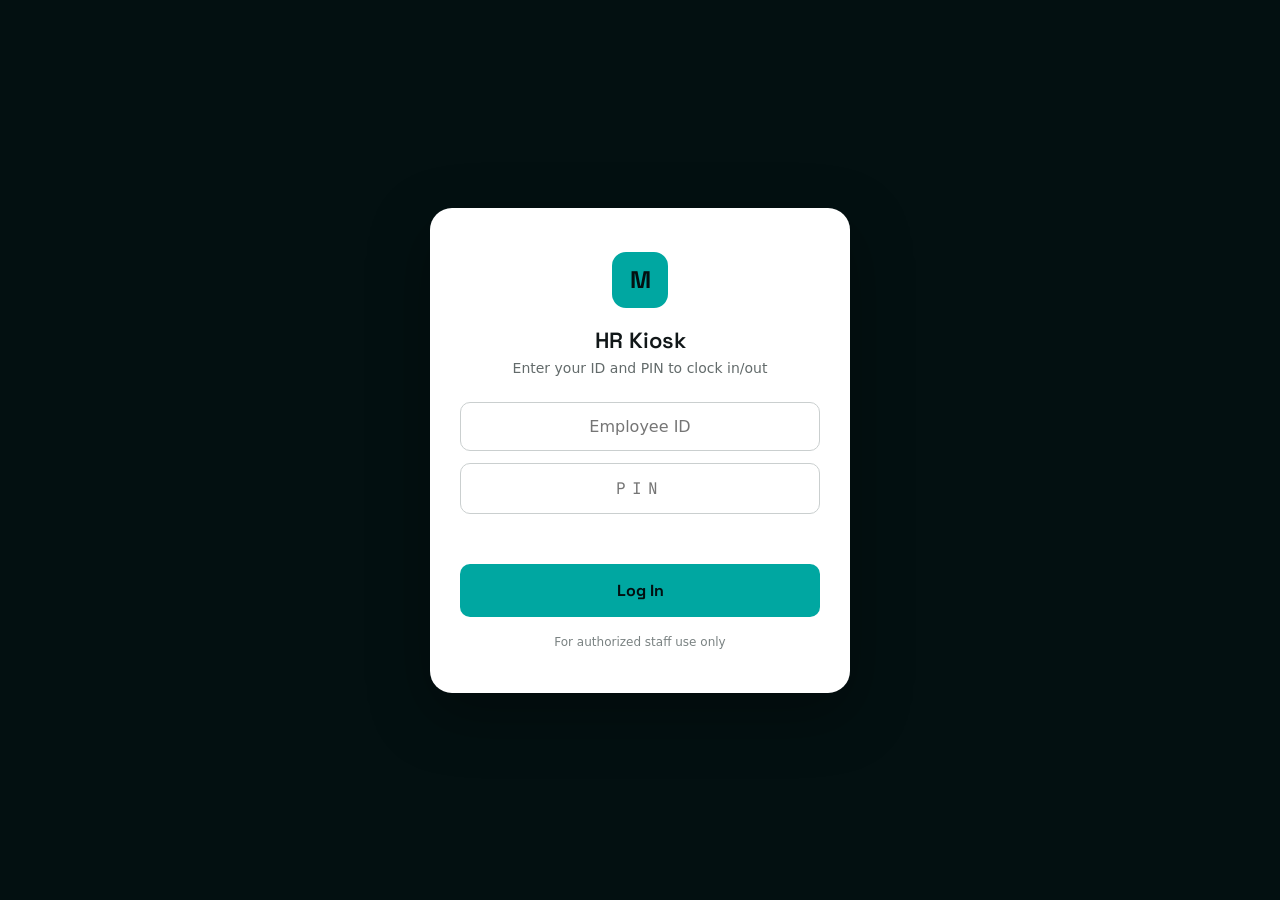
<file: kiosk.html>
<!DOCTYPE html>
<html lang="en">
<head>
    <meta charset="UTF-8">
    <meta name="viewport" content="width=device-width, initial-scale=1.0, maximum-scale=1.0, user-scalable=no">
    <title>HR Kiosk</title>
    <link rel="preconnect" href="https://fonts.googleapis.com">
    <link href="https://cdn.jsdelivr.net/npm/bootstrap-icons@1.11.0/font/bootstrap-icons.css" rel="stylesheet">
    <link href="https://fonts.googleapis.com/css2?family=Space+Grotesk:wght@500;600;700&family=JetBrains+Mono:wght@500;600;700&display=swap" rel="stylesheet">
    <style>
    /* ── Design tokens ─────────────── */
    :root {
        --dark        : oklch(0.16 0.02 200);
        --teal        : oklch(0.65 0.13 190);
        --muted       : oklch(0.52 0.01 200);
        --border      : oklch(0.85 0.005 200);
        --text        : oklch(0.20 0.01 200);

        /* Stage button colours */
        --ci-bg : oklch(0.60 0.14 165);  /* Check In  — green  */
        --ci-fg : #fff;
        --bo-bg : oklch(0.75 0.13 85);   /* Break Out — amber  */
        --bo-fg : oklch(0.25 0.05 85);
        --bi-bg : oklch(0.70 0.10 190);  /* Break In  — teal   */
        --bi-fg : #fff;
        --co-bg : oklch(0.55 0.16 25);   /* Check Out — red    */
        --co-fg : #fff;
        --do-bg : oklch(0.50 0.01 200);  /* Day Off   — slate  */
        --do-fg : #fff;
        --ot-bg : oklch(0.75 0.13 85);   /* OT button — amber  */
        --ot-fg : oklch(0.25 0.05 85);
    }

    /* ── Reset ───────────────────────────────────────────────────── */
    *, *::before, *::after { box-sizing: border-box; margin: 0; padding: 0; }
    body {
        min-height: 100vh;
        background: var(--dark);
        font-family: system-ui, -apple-system, sans-serif;
        display: flex; align-items: center; justify-content: center;
        padding: 24px;
    }
    .wrap { width: 100%; max-width: 420px; }

    /* ── Cards ───────────────────────────────────────────────────── */
    .card {
        background: #fff;
        border-radius: 22px;
        padding: 44px 30px;
        text-align: center;
        box-shadow: 0 20px 60px rgba(0,0,0,0.35);
    }
    .header-card {
        background: #fff;
        border-radius: 18px;
        padding: 22px;
        text-align: center;
        box-shadow: 0 8px 24px rgba(0,0,0,0.15);
        margin-bottom: 14px;
    }
    .dayoff-card {
        background: #fff;
        border-radius: 20px;
        padding: 30px 22px;
        box-shadow: 0 8px 24px rgba(0,0,0,0.12);
    }

    /* ── Logo ────────────────────────────────────────────────────── */
    .logo {
        width: 56px; height: 56px;
        border-radius: 14px;
        background: var(--teal); color: var(--dark);
        display: flex; align-items: center; justify-content: center;
        font-family: 'Space Grotesk', sans-serif;
        font-weight: 700; font-size: 24px;
        margin: 0 auto 18px;
    }
    .card h1 {
        font-family: 'Space Grotesk', sans-serif;
        font-size: 22px; font-weight: 600;
        color: var(--text); margin-bottom: 6px;
    }
    .card .subtitle { color: var(--muted); font-size: 14px; margin-bottom: 26px; }
    .card .footer-note { color: oklch(0.6 0.01 200); font-size: 12px; margin-top: 18px; }

    /* ── Employee header ─────────────────────────────────────────── */
    .header-card h2 {
        font-family: 'Space Grotesk', sans-serif;
        font-size: 19px; font-weight: 600;
        color: var(--text); margin-bottom: 4px;
    }
    .header-card .emp-id {
        font-family: 'JetBrains Mono', monospace;
        font-size: 13px; color: var(--muted);
    }

    /* ── Inputs ──────────────────────────────────────────────────── */
    .kiosk-input {
        width: 100%;
        border: 1px solid var(--border);
        border-radius: 10px;
        padding: 14px;
        font-size: 16px;
        text-align: center;
        outline: none;
        transition: border-color .15s;
        margin-bottom: 12px;
        font-family: system-ui, sans-serif;
    }
    .kiosk-input:focus { border-color: var(--teal); box-shadow: 0 0 0 3px oklch(0.65 0.13 190 / .12); }
    .pin-input {
        letter-spacing: 6px;
        font-family: 'JetBrains Mono', monospace;
        margin-bottom: 0;
    }
    #kioskError { min-height: 20px; color: oklch(0.55 0.16 25); font-size: 13px; margin: 8px 0; }

    /* ── Buttons ─────────────────────────────────────────────────── */
    .btn-primary {
        width: 100%; border: none; border-radius: 10px;
        background: var(--teal); color: var(--dark);
        padding: 16px; font-size: 16px; font-weight: 700;
        margin-top: 14px; cursor: pointer;
        font-family: 'Space Grotesk', sans-serif;
        transition: opacity .12s;
    }
    .btn-primary:active { opacity: .85; }
    .btn-primary:disabled { opacity: .6; cursor: default; }

    /* Big stage buttons */
    .stage-btn {
        width: 100%; min-height: 190px; border: none;
        border-radius: 20px; cursor: pointer;
        font-family: 'Space Grotesk', sans-serif;
        font-weight: 700; font-size: 22px;
        display: flex; flex-direction: column;
        align-items: center; justify-content: center; gap: 10px;
        box-shadow: 0 8px 20px rgba(0,0,0,0.18);
        transition: transform .12s;
    }
    .stage-btn:active { transform: scale(0.97); }
    .stage-btn:disabled { opacity: .6; cursor: default; }
    .stage-btn i { font-size: 48px; }
    .btn-ci  { background: var(--ci-bg); color: var(--ci-fg); }
    .btn-bo  { background: var(--bo-bg); color: var(--bo-fg); }
    .btn-bi  { background: var(--bi-bg); color: var(--bi-fg); }
    .btn-co  { background: var(--co-bg); color: var(--co-fg); }

    /* Half-width pair for after-break state */
    .two-col { display: flex; gap: 12px; }
    .two-col .stage-btn { min-height: 140px; font-size: 17px; flex: 1; }
    .two-col .stage-btn i { font-size: 34px; }

    /* Skip-break secondary */
    .btn-skip {
        width: 100%; margin-top: 10px;
        border: 1px solid var(--border); border-radius: 10px;
        background: #fff; color: var(--muted);
        padding: 13px; font-size: 14px; font-weight: 600;
        cursor: pointer; font-family: 'Space Grotesk', sans-serif;
        transition: background .12s;
    }
    .btn-skip:hover { background: oklch(0.97 0.002 200); }
    .btn-skip:active { transform: scale(0.98); }

    /* OT button */
    .btn-ot {
        width: 100%; border: none; border-radius: 14px;
        background: var(--ot-bg); color: var(--ot-fg);
        padding: 16px; font-size: 15px; font-weight: 700;
        margin-top: 14px; cursor: pointer;
        font-family: 'Space Grotesk', sans-serif;
        transition: opacity .12s;
    }
    .btn-ot:active { opacity: .85; }

    /* Logout */
    .btn-logout {
        background: transparent;
        border: 1px solid rgba(255,255,255,0.3);
        color: oklch(0.85 0.01 200);
        border-radius: 20px; padding: 8px 18px;
        font-size: 13px; cursor: pointer;
        font-family: 'Space Grotesk', sans-serif;
        transition: border-color .12s;
    }
    .btn-logout:hover { border-color: rgba(255,255,255,0.55); }
    .logout-row { text-align: right; margin-top: 16px; }

    /* ── Day Off screen ──────────────────────────────────────────── */
    .dayoff-title {
        font-family: 'Space Grotesk', sans-serif;
        font-size: 20px; font-weight: 700;
        color: var(--text); margin-bottom: 22px;
    }
    .dayoff-row { display: flex; gap: 12px; margin-bottom: 18px; }
    .btn-do {
        flex: 1; border: none; border-radius: 16px;
        background: var(--do-bg); color: var(--do-fg);
        padding: 18px 10px; font-size: 15px; font-weight: 700;
        cursor: pointer; font-family: 'Space Grotesk', sans-serif;
        display: flex; flex-direction: column; align-items: center; gap: 6px;
        box-shadow: 0 4px 12px rgba(0,0,0,0.12); transition: opacity .12s;
    }
    .btn-do:active { opacity: .85; }
    .btn-do.green { background: var(--ci-bg); color: var(--ci-fg); }
    .btn-do i { font-size: 26px; }
    .btn-backdated {
        background: none; border: none;
        color: var(--muted); font-size: 13px;
        text-decoration: underline; cursor: pointer;
        font-family: system-ui, sans-serif; padding: 0;
        width: 100%; text-align: center; margin-bottom: 0;
    }
    .field-label {
        font-size: 12px; color: var(--muted);
        font-weight: 600; margin-bottom: 6px; display: block;
        text-align: left;
    }
    #backdatedDate {
        width: 100%; border: 1px solid var(--border);
        border-radius: 10px; padding: 12px; font-size: 15px;
        margin-bottom: 10px; outline: none;
        transition: border-color .15s;
    }
    #backdatedDate:focus { border-color: var(--teal); }
    .btn-submit-backdated, .btn-submit-back {
        width: 100%; border: none; border-radius: 10px;
        background: var(--do-bg); color: var(--do-fg);
        padding: 13px; font-size: 14px; font-weight: 700;
        cursor: pointer; font-family: 'Space Grotesk', sans-serif;
        transition: opacity .12s;
    }
    .btn-submit-backdated:disabled, .btn-submit-back:disabled { opacity: .6; cursor: default; }
    #backdatedMsg { font-size: 13px; min-height: 20px; margin-top: 8px; text-align: center; }

    /* ── Done screen ─────────────────────────────────────────────── */
    .done-card {
        background: #fff; border-radius: 20px;
        padding: 44px 20px; text-align: center;
        box-shadow: 0 8px 24px rgba(0,0,0,0.12);
    }
    .done-icon {
        width: 70px; height: 70px; border-radius: 50%;
        background: oklch(0.94 0.05 165);
        color: oklch(0.40 0.10 165);
        display: flex; align-items: center; justify-content: center;
        font-size: 32px; font-weight: 700; margin: 0 auto 14px;
    }
    .done-title {
        font-family: 'Space Grotesk', sans-serif;
        font-weight: 700; font-size: 19px;
        color: oklch(0.40 0.10 165); margin-bottom: 6px;
    }
    .done-sub { color: var(--muted); font-size: 14px; }

    /* ── Aliases matching kiosk.js injected class names ────────────── */

    /* Day Off screen */
    .dayoff-title {
        font-family: 'Space Grotesk', sans-serif;
        font-size: 20px; font-weight: 700;
        color: var(--text); margin-bottom: 22px; text-align: center;
    }
    .dayoff-btn-row { display: flex; gap: 12px; margin-bottom: 18px; }

    .btn-dayoff-yes {
        flex: 1; border: none; border-radius: 16px;
        background: var(--do-bg); color: var(--do-fg);
        padding: 18px 10px; font-size: 15px; font-weight: 700;
        cursor: pointer; font-family: 'Space Grotesk', sans-serif;
        display: flex; flex-direction: column; align-items: center; gap: 6px;
        box-shadow: 0 4px 12px rgba(0,0,0,0.12); transition: opacity .12s;
    }
    .btn-dayoff-yes:active { opacity: .85; }
    .btn-dayoff-yes i { font-size: 26px; }

    .btn-checkin-go {
        flex: 1; border: none; border-radius: 16px;
        background: var(--ci-bg); color: var(--ci-fg);
        padding: 18px 10px; font-size: 15px; font-weight: 700;
        cursor: pointer; font-family: 'Space Grotesk', sans-serif;
        display: flex; flex-direction: column; align-items: center; gap: 6px;
        box-shadow: 0 4px 12px rgba(0,0,0,0.12); transition: opacity .12s;
    }
    .btn-checkin-go:active { opacity: .85; }
    .btn-checkin-go i { font-size: 26px; }

    .btn-backdated-toggle {
        background: none; border: none;
        color: var(--muted); font-size: 13px;
        text-decoration: underline; cursor: pointer;
        font-family: system-ui, sans-serif; padding: 0;
        width: 100%; text-align: center;
    }

    /* Stage buttons — single full-width */
    .stage-btn-single {
        width: 100%; min-height: 190px; border: none;
        border-radius: 20px; cursor: pointer;
        font-family: 'Space Grotesk', sans-serif;
        font-weight: 700; font-size: 22px;
        display: flex; flex-direction: column;
        align-items: center; justify-content: center; gap: 10px;
        box-shadow: 0 8px 20px rgba(0,0,0,0.18);
        transition: transform .12s;
    }
    .stage-btn-single:active { transform: scale(0.97); }
    .stage-btn-single:disabled { opacity: .6; cursor: default; }
    .stage-btn-single i { font-size: 48px; }

    /* Stage colours */
    .btn-check-in  { background: var(--ci-bg); color: var(--ci-fg); }
    .btn-break-out { background: var(--bo-bg); color: var(--bo-fg); }
    .btn-break-in  { background: var(--bi-bg); color: var(--bi-fg); }
    .btn-check-out { background: var(--co-bg); color: var(--co-fg); }

    /* Half-width pair for after-break (two-column) */
    .btn-half {
        flex: 1; min-height: 140px; border: none;
        border-radius: 18px; cursor: pointer;
        font-family: 'Space Grotesk', sans-serif;
        font-weight: 700; font-size: 17px;
        display: flex; flex-direction: column;
        align-items: center; justify-content: center; gap: 8px;
        box-shadow: 0 5px 12px rgba(0,0,0,0.14);
        transition: transform .12s;
    }
    .btn-half:active { transform: scale(0.97); }
    .btn-half:disabled { opacity: .6; }
    .btn-half i { font-size: 34px; }
    .btn-half.btn-break-out { background: var(--bo-bg); color: var(--bo-fg); }
    .btn-half.btn-check-out { background: var(--co-bg); color: var(--co-fg); }

    /* Two-button row wrapper */
    .two-btn-row { display: flex; gap: 12px; }
    .two-btn-wrap { display: flex; flex-direction: column; gap: 12px; }

    /* Stage done screen */
    .stage-done {
        background: #fff; border-radius: 20px;
        padding: 44px 20px; text-align: center;
        box-shadow: 0 8px 24px rgba(0,0,0,0.12);
        color: var(--ci-bg);
    }
    .stage-done i { font-size: 64px; display: block; margin-bottom: 10px; }
    .done-title { font-family: 'Space Grotesk', sans-serif; font-weight: 700; font-size: 19px; }
    .done-sub { color: var(--muted); font-size: 14px; margin-top: 4px; }
    .ot-overlay {
        display: none; position: fixed; inset: 0;
        background: rgba(0,0,0,0.55); z-index: 999;
        align-items: center; justify-content: center; padding: 20px;
    }
    .ot-box {
        background: #fff; border-radius: 16px;
        padding: 26px; max-width: 360px; width: 100%;
        box-shadow: 0 20px 60px rgba(0,0,0,0.35);
    }
    .ot-box h3 {
        font-family: 'Space Grotesk', sans-serif;
        font-size: 17px; font-weight: 600;
        margin-bottom: 16px; color: var(--text);
    }
    .modal-date-input, .modal-hours-input {
        width: 100%; border: 1px solid var(--border);
        border-radius: 10px; padding: 14px;
        font-size: 15px; margin-bottom: 14px;
        outline: none; font-family: system-ui, sans-serif;
        transition: border-color .15s;
    }
    .modal-date-input:focus, .modal-hours-input:focus { border-color: var(--teal); }
    .modal-hours-input { margin-bottom: 16px; }
    .modal-row { display: flex; gap: 10px; }
    .btn-cancel {
        flex: 1; border: 1px solid var(--border);
        border-radius: 10px; background: transparent;
        color: oklch(0.4 0.01 200); padding: 14px;
        font-size: 15px; font-weight: 600; cursor: pointer;
        font-family: 'Space Grotesk', sans-serif;
    }
    .btn-submit-ot {
        flex: 1; border: none; border-radius: 10px;
        background: var(--ot-bg); color: var(--ot-fg);
        padding: 14px; font-size: 15px; font-weight: 700;
        cursor: pointer; font-family: 'Space Grotesk', sans-serif;
    }
    .btn-submit-ot:disabled { opacity: .6; }
    #otMsg { font-size: 12px; color: var(--muted); margin-top: 12px; min-height: 18px; }
    .ot-note { font-size: 12px; color: oklch(0.6 0.01 200); margin-top: 12px; }
    </style>
</head>
<body>
<div class="wrap">

    <!-- ── LOGIN ──────────────────────────────────────────────────── -->
    <div id="loginScreen" class="card">
        <div class="logo">M</div>
        <h1>HR Kiosk</h1>
        <p class="subtitle">Enter your ID and PIN to clock in/out</p>
        <input type="text"     class="kiosk-input"            id="kioskEmpId" placeholder="Employee ID" autocomplete="off">
        <input type="password" class="kiosk-input pin-input"  id="kioskPin"   placeholder="PIN" maxlength="4" inputmode="numeric">
        <div id="kioskError"></div>
        <button class="btn-primary" id="kioskLoginBtn" onclick="kioskLogin()">Log In</button>
        <p class="footer-note">For authorized staff use only</p>
    </div>

    <!-- ── DASHBOARD ──────────────────────────────────────────────── -->
    <div id="kioskDashboard" style="display:none">

        <div class="header-card">
            <h2 id="kioskEmpName">Welcome</h2>
            <div class="emp-id" id="kioskEmpIdDisplay">ID: —</div>
        </div>

        <!-- Stage area injected here -->
        <div id="stageHost"></div>

        <button class="btn-ot" id="otBtn" onclick="openOtSubmit()">Submit Overtime</button>

        <!-- Always available, regardless of today's stage — this is about
             a PAST date, unrelated to today's check-in status. -->
        <button class="btn-backdated-toggle" style="margin-top:14px" onclick="openBackdatedModal()">
            <i class="bi bi-calendar-x"></i> Log a previous Day Off
        </button>

        <!-- Documents: opens the staff document form with this person
             already chosen, so a renewed Civil ID or health card reaches
             HR HR without anyone typing it for them. -->
        <button class="btn-backdated-toggle" style="margin-top:10px" onclick="openDocsUpdate()">
            <i class="bi bi-person-vcard"></i> Update my documents
        </button>

        <div class="logout-row">
            <button class="btn-logout" onclick="kioskLogout()">Logout</button>
        </div>
    </div>
</div>

<!-- ── PERSISTENT BACKDATED DAY OFF MODAL ────────────────────────── -->
<div id="backdatedModal" class="ot-overlay">
    <div class="ot-box">
        <h3>Log a Previous Day Off</h3>
        <label class="field-label">Which day was your Day Off?</label>
        <input type="date" id="backdatedDateModal" class="modal-date-input">
        <div id="backdatedMsgModal" style="min-height:20px;font-size:13px;margin:8px 0"></div>
        <div style="display:flex;gap:10px;margin-top:10px">
            <button class="btn-cancel" onclick="closeBackdatedModal()">Cancel</button>
            <button class="btn-submit-backdated" id="backdatedBtnModal" style="flex:1" onclick="doBackdatedDayOffModal()">
                <i class="bi bi-check2"></i> Submit Day Off
            </button>
        </div>
    </div>
</div>

<!-- ── OT MODAL ───────────────────────────────────────────────────── -->
<div id="otModal" class="ot-overlay">
    <div class="ot-box">
        <h3>Submit Overtime</h3>
        <span class="field-label">Date</span>
        <input type="date" id="otDate" class="modal-date-input">
        <span class="field-label">OT Hours (e.g. 2.5)</span>
        <input type="number" step="0.25" min="0" id="otHours" class="modal-hours-input" placeholder="Hours">
        <div class="modal-row">
            <button class="btn-cancel" onclick="closeOtSubmit()">Cancel</button>
            <button class="btn-submit-ot" id="otSubmitBtn" onclick="submitOt()">Submit</button>
        </div>
        <p id="otMsg"></p>
        <p class="ot-note">Submit right after Check Out, at your location. HR reviews before payment.</p>
    </div>
</div>

<script src="config.js"></script>
<script src="api.js"></script>
<script src="kiosk.js"></script>
</body>
</html>
</file>
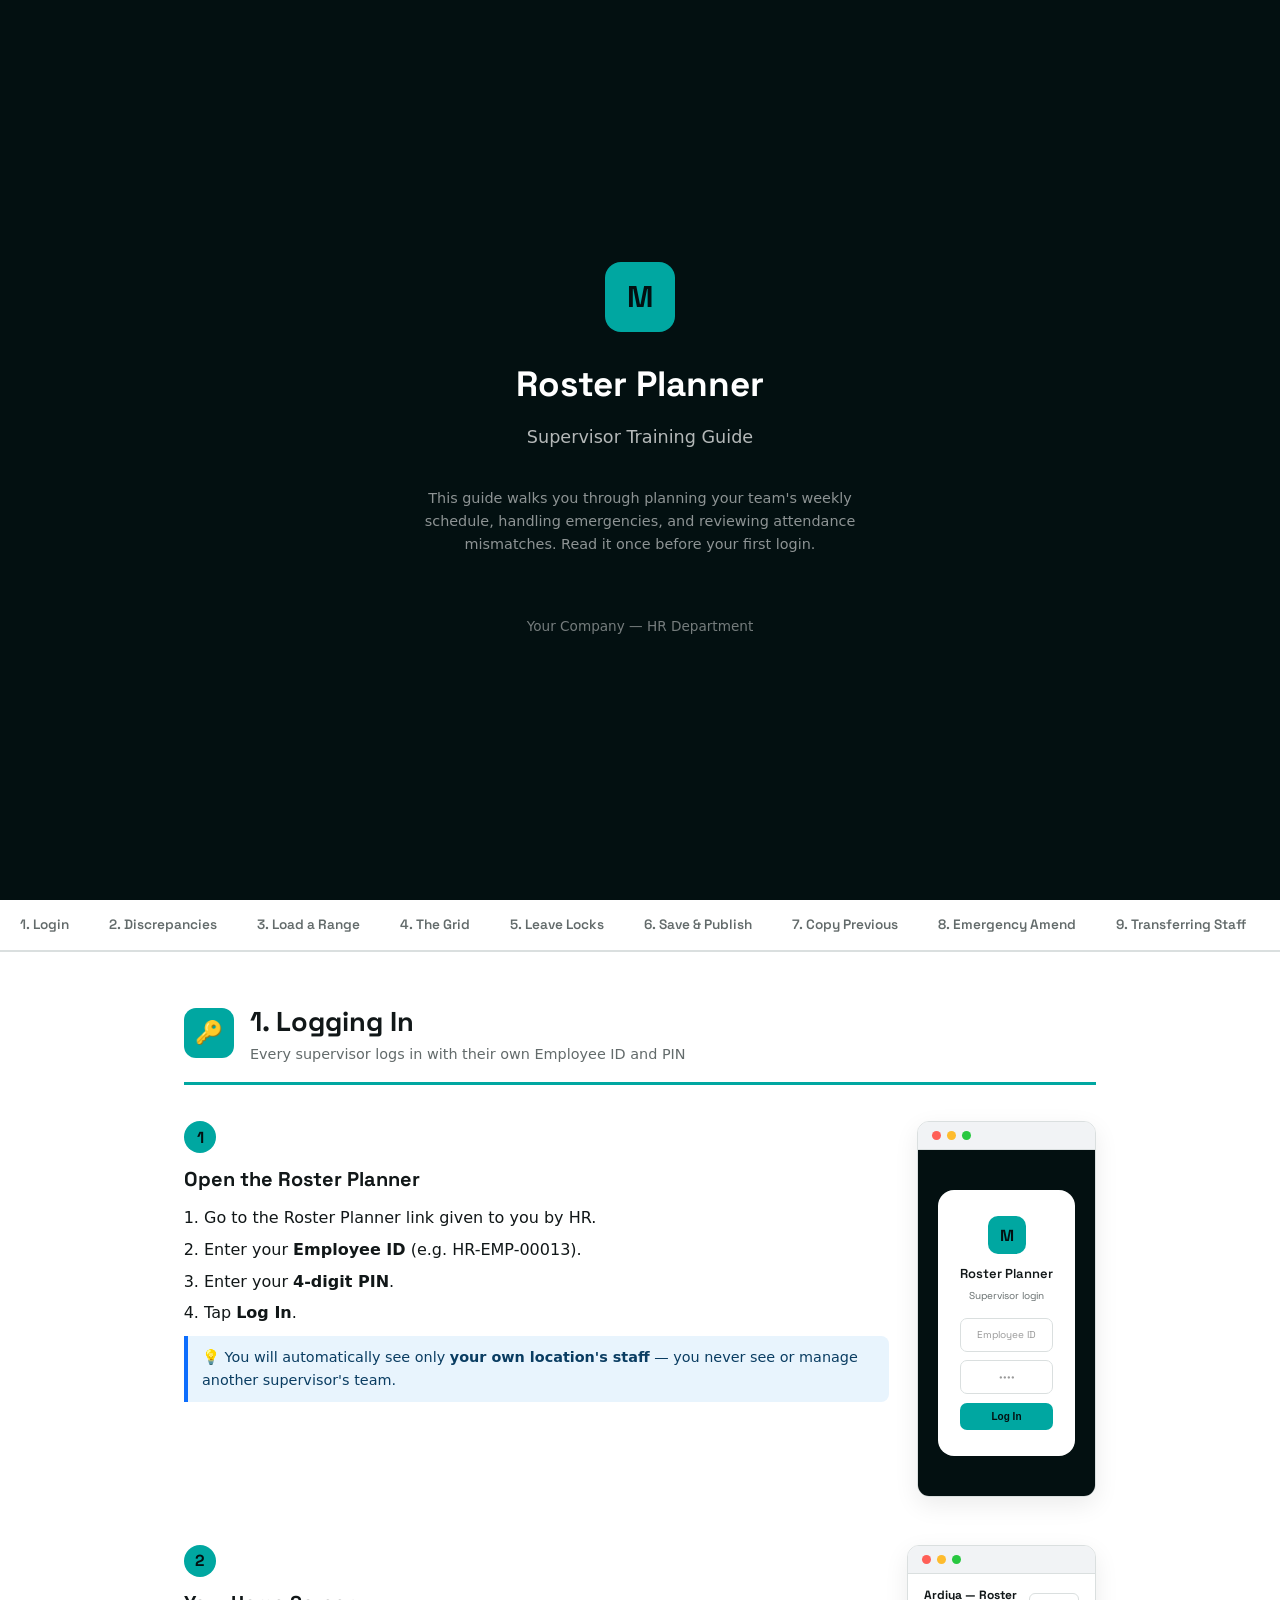
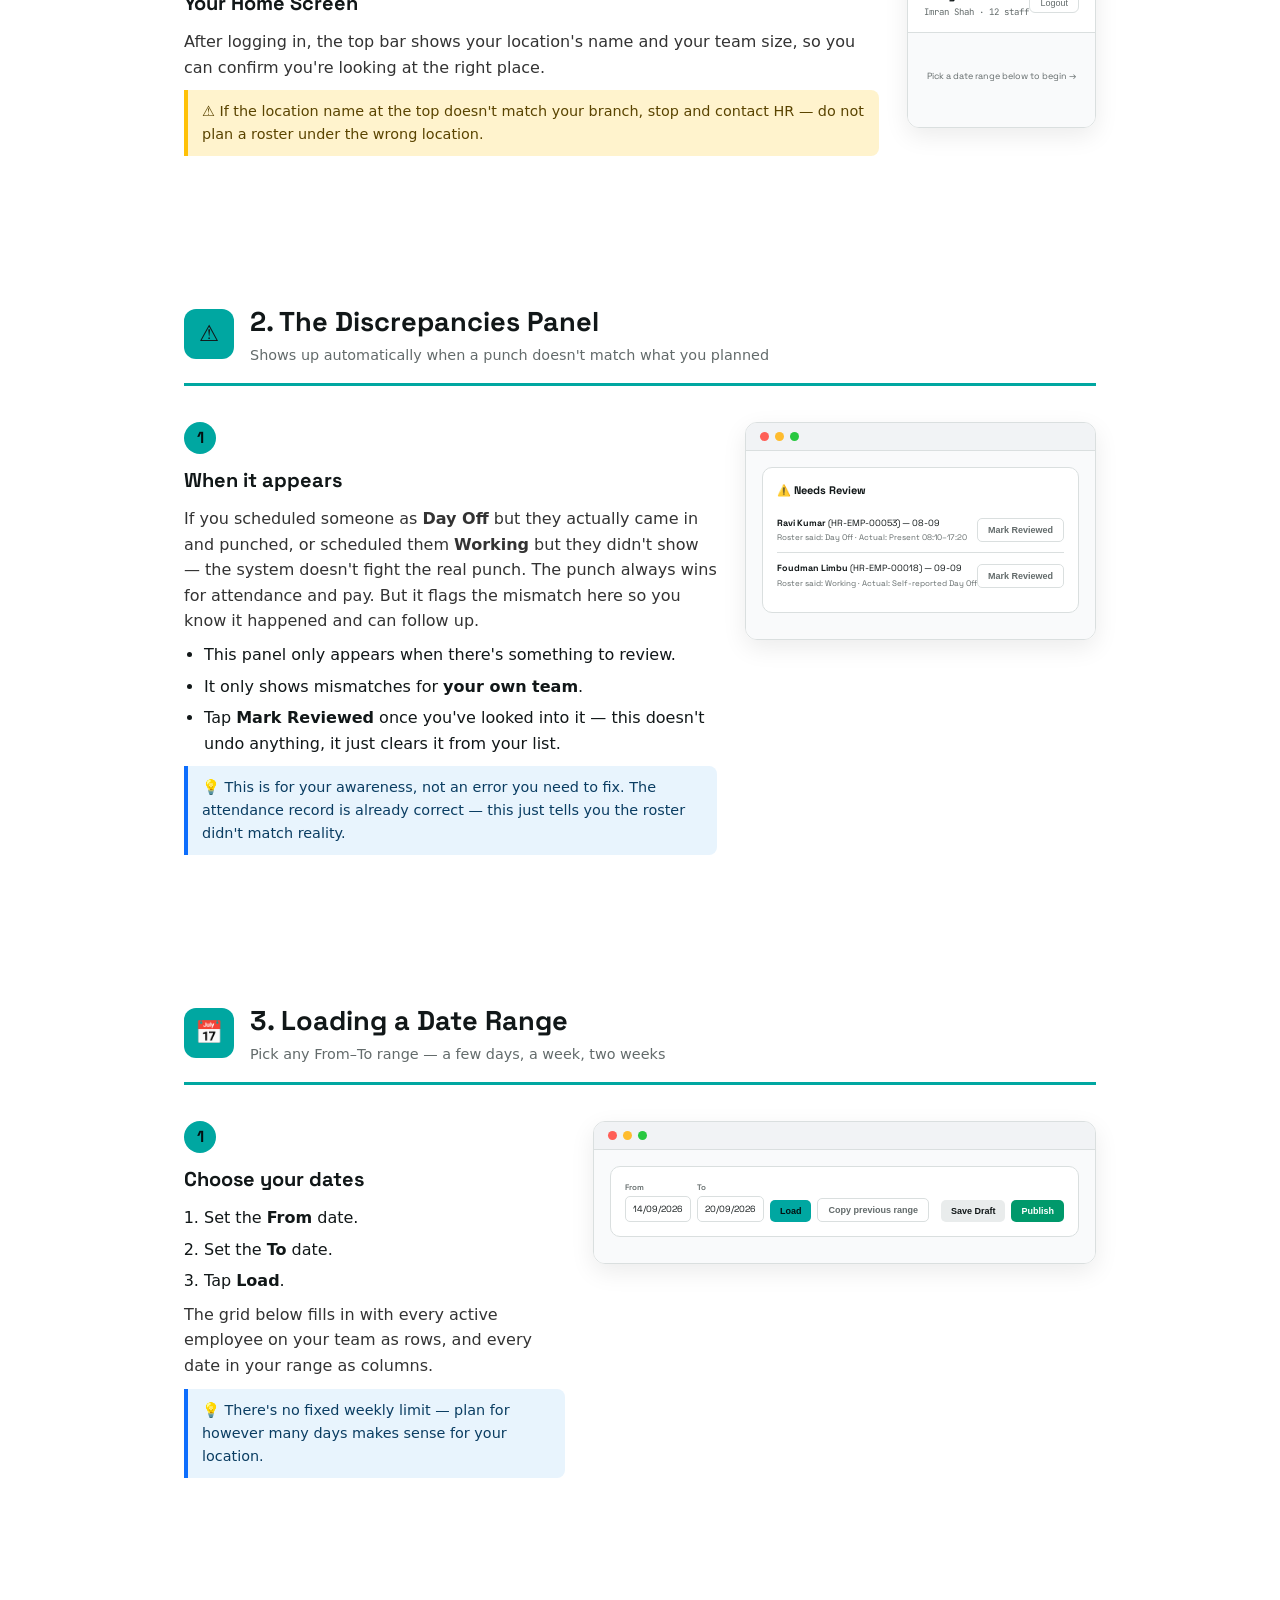
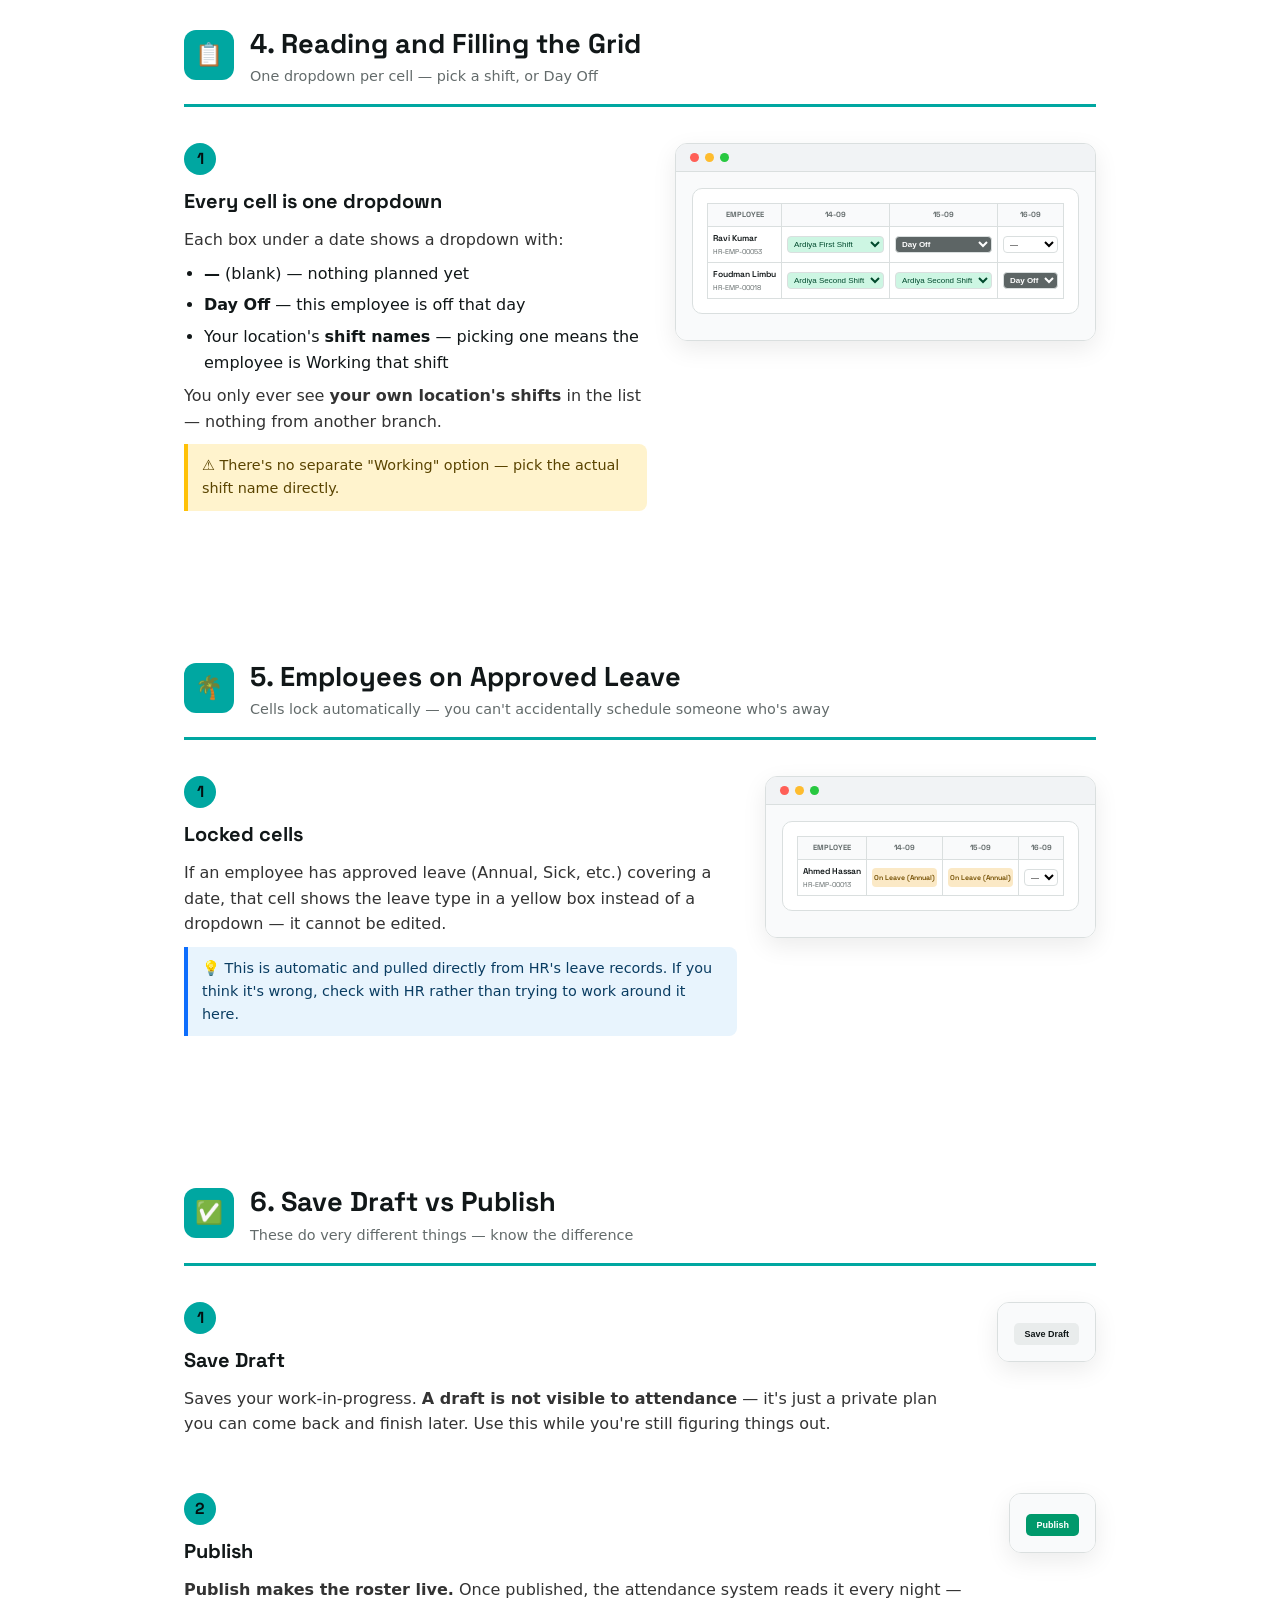
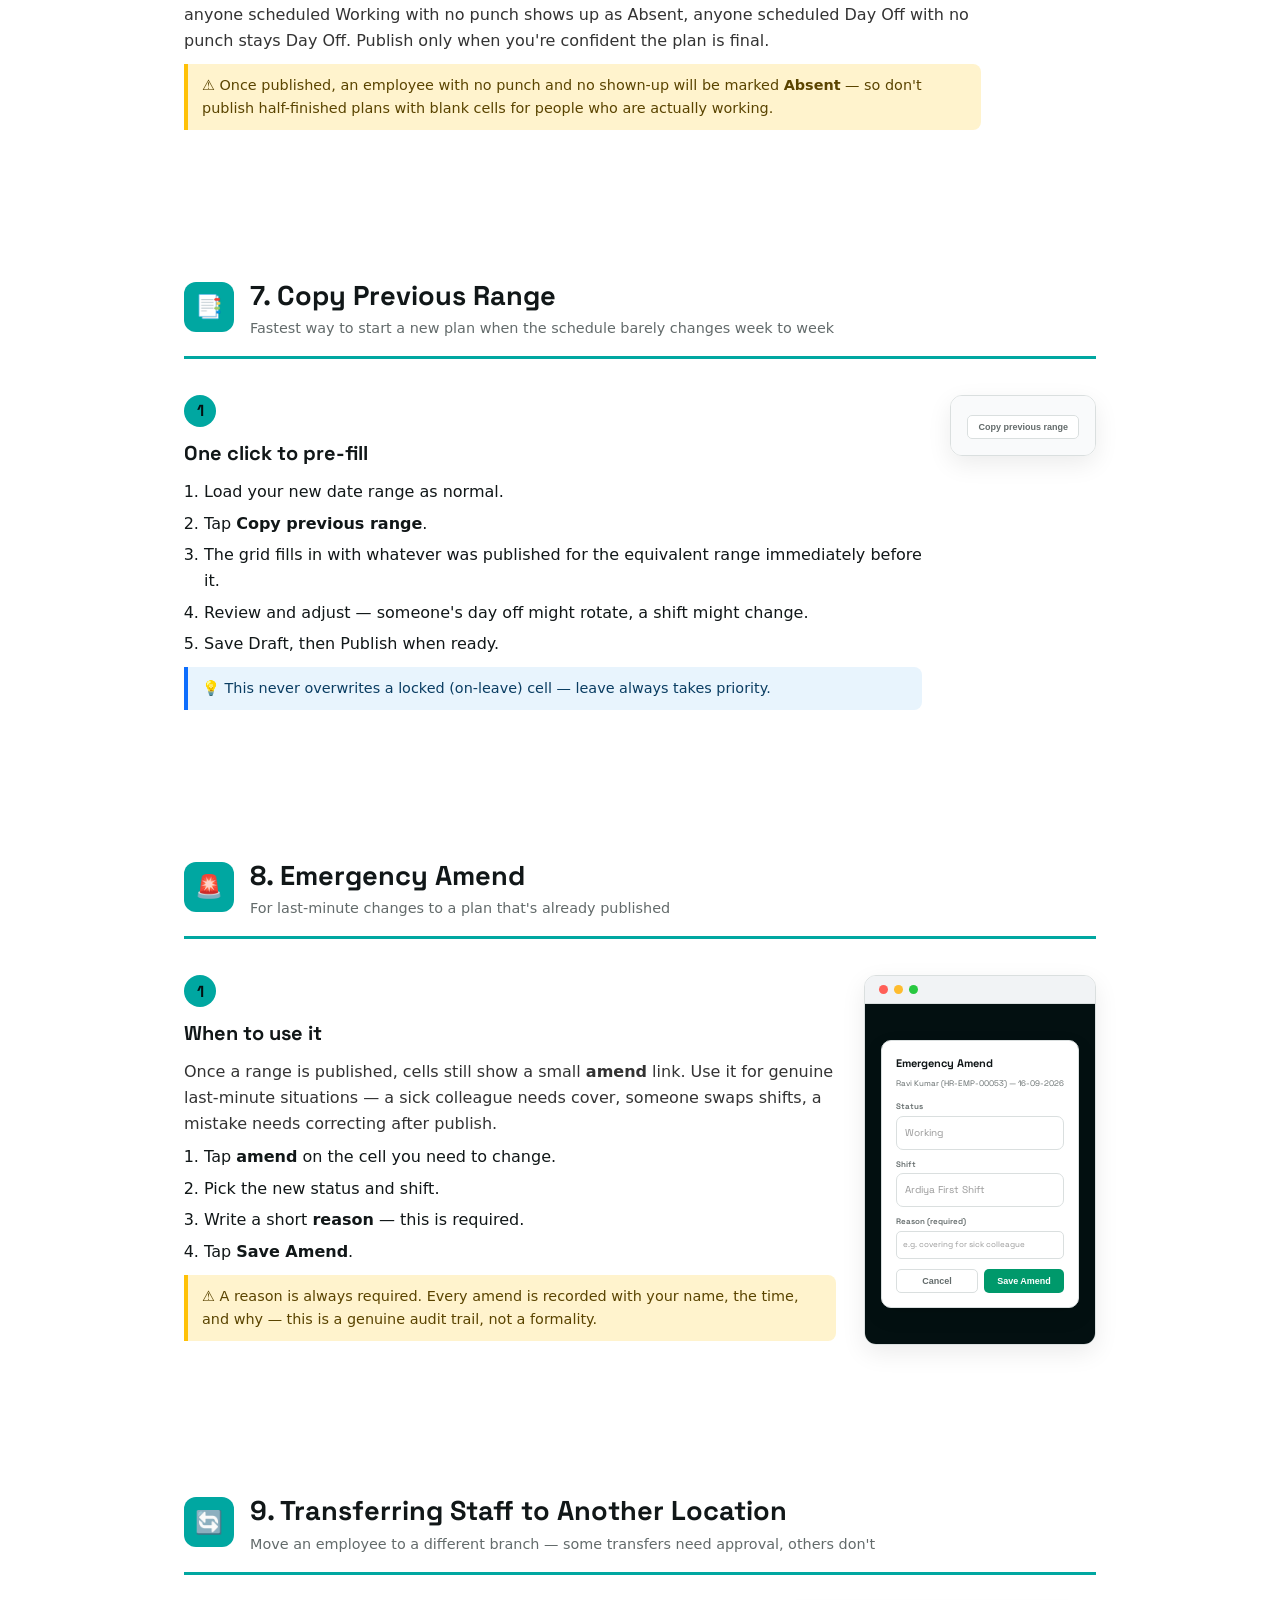
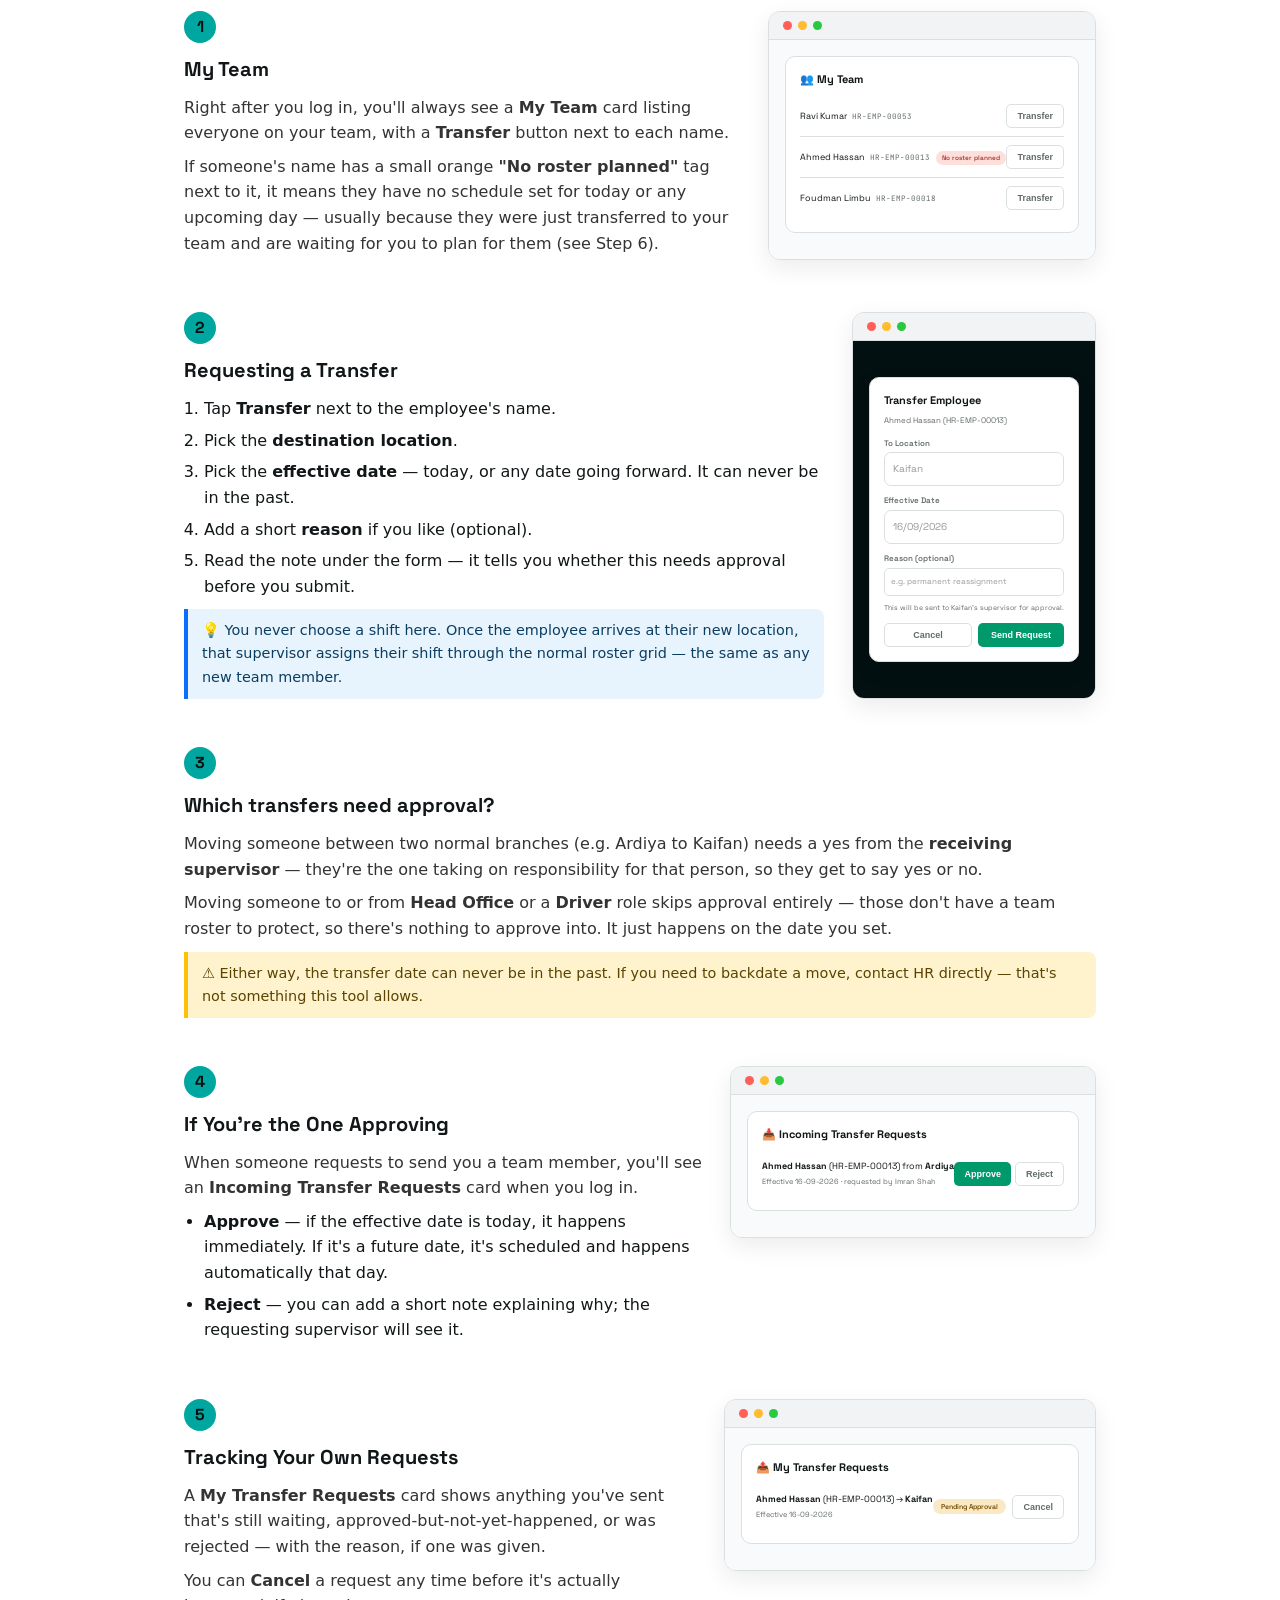
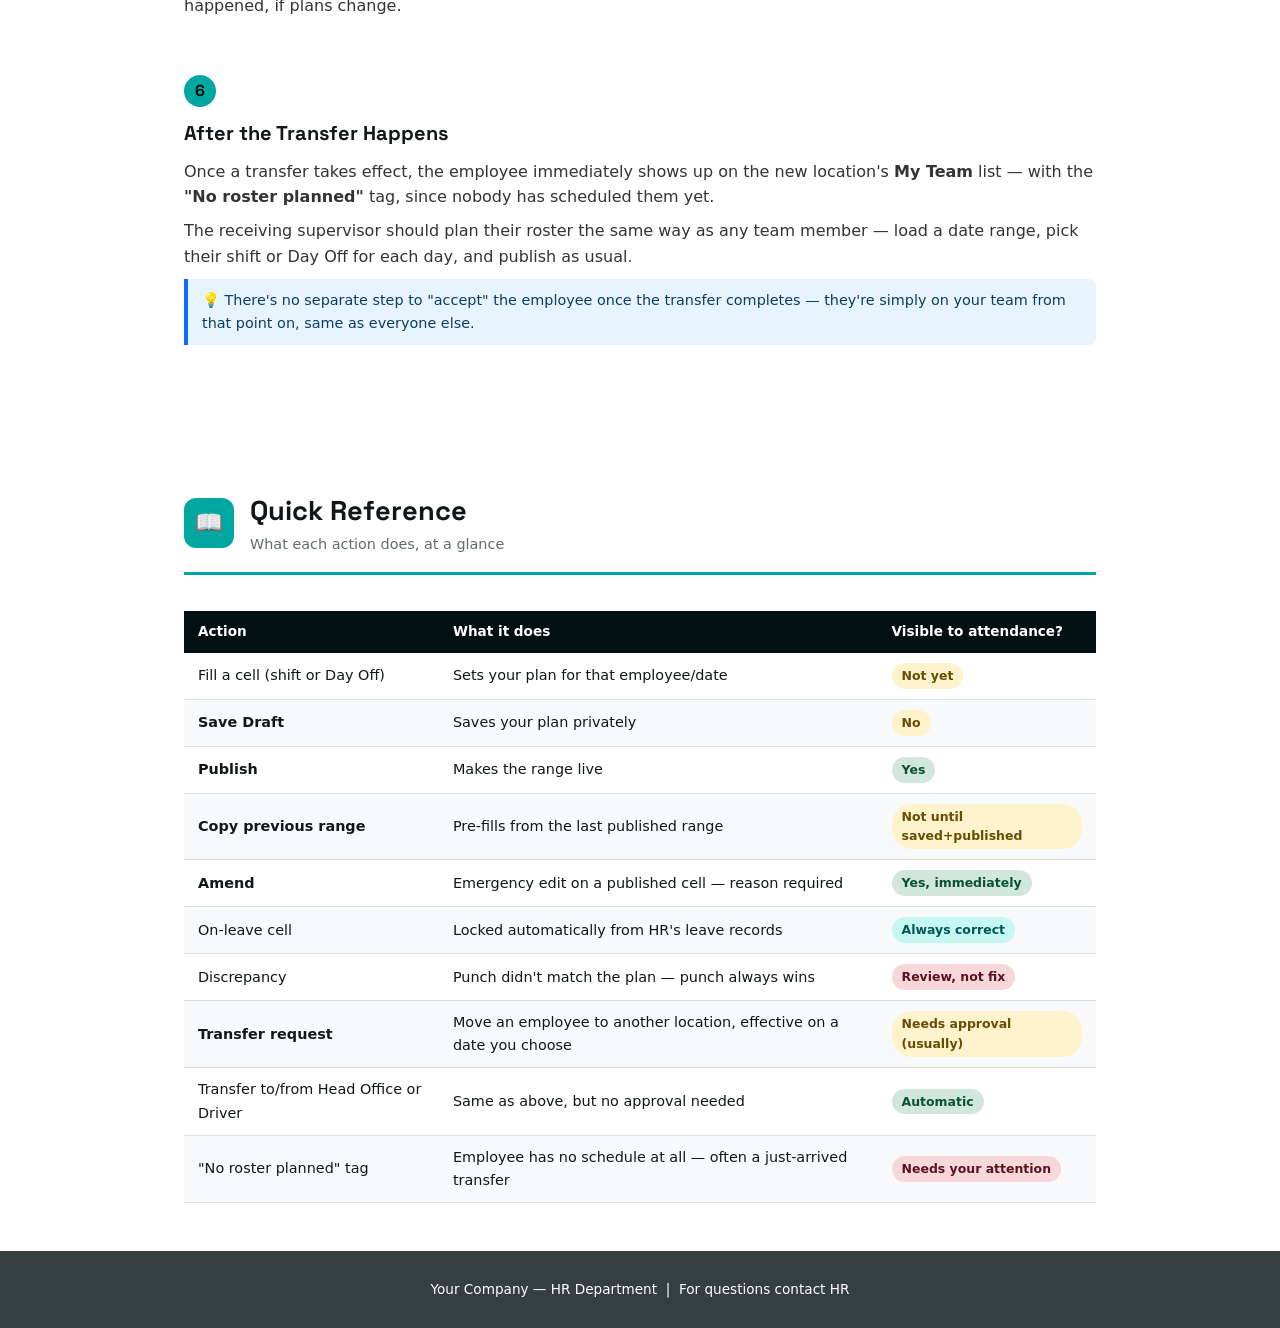
<file: roster-training.html>
<!DOCTYPE html>
<html lang="en">
<head>
<meta charset="UTF-8">
<meta name="viewport" content="width=device-width, initial-scale=1.0">
<title>HR — Roster Planner Training Guide</title>
<link rel="preconnect" href="https://fonts.googleapis.com">
<link href="https://fonts.googleapis.com/css2?family=Space+Grotesk:wght@500;600;700&family=JetBrains+Mono:wght@500;600;700&display=swap" rel="stylesheet">
<style>
*{box-sizing:border-box;margin:0;padding:0}
:root{
  --dark:oklch(0.16 0.02 200);--teal:oklch(0.65 0.13 190);
  --muted:oklch(0.52 0.01 200);--border:oklch(0.9 0.005 200);
  --text:oklch(0.2 0.01 200);--bg:oklch(0.985 0.002 200);
  --green:oklch(0.6 0.14 165);--amber:oklch(0.75 0.13 85);
  --red:oklch(0.55 0.16 25);--slate:oklch(0.5 0.01 200);
}
body{font-family:system-ui,sans-serif;color:var(--text);background:#fff;line-height:1.6}
@media print{
  .no-print{display:none}
  .section{page-break-before:always}
  body{font-size:11pt}
}

/* Cover */
.cover{background:var(--dark);color:#fff;min-height:100vh;display:flex;flex-direction:column;
  align-items:center;justify-content:center;text-align:center;padding:40px 20px}
.cover-logo{width:70px;height:70px;border-radius:16px;background:var(--teal);
  display:flex;align-items:center;justify-content:center;font-family:'Space Grotesk',sans-serif;
  font-weight:700;font-size:30px;color:var(--dark);margin-bottom:24px}
.cover h1{font-family:'Space Grotesk',sans-serif;font-size:2.2rem;font-weight:700;margin-bottom:10px}
.cover h2{font-size:1.1rem;font-weight:400;opacity:0.7;margin-bottom:36px}
.cover p{opacity:0.55;max-width:440px;font-size:0.9rem}
.cover-footer{margin-top:60px;opacity:0.45;font-size:0.85rem}

/* Nav */
.nav-bar{position:sticky;top:0;z-index:100;background:#fff;border-bottom:2px solid var(--border);
  display:flex;overflow-x:auto;font-family:'Space Grotesk',sans-serif}
.nav-bar a{padding:14px 20px;color:var(--muted);text-decoration:none;font-weight:600;
  font-size:0.85rem;white-space:nowrap}
.nav-bar a:hover{color:var(--dark)}

/* Section */
.section{max-width:960px;margin:0 auto;padding:48px 24px}
.step{display:flex;gap:28px;margin-bottom:48px;align-items:flex-start}
.step-num{display:inline-flex;align-items:center;justify-content:center;width:32px;height:32px;
  border-radius:50%;background:var(--teal);color:var(--dark);font-family:'Space Grotesk',sans-serif;
  font-weight:700;font-size:1rem;margin-bottom:10px;flex-shrink:0}
.step-title{font-family:'Space Grotesk',sans-serif;font-size:1.25rem;font-weight:700;margin-bottom:10px}
.step-left{flex:1;min-width:0}
.step p{margin-bottom:8px;color:#333}
.step ul,.step ol{padding-left:20px;margin-bottom:8px}
.step li{margin-bottom:6px}
.step .note{background:#e8f4fd;border-left:4px solid #0d6efd;padding:10px 14px;
  border-radius:0 8px 8px 0;font-size:0.9rem;color:#0a3d62;margin-top:10px}
.step .warn{background:#fff3cd;border-left:4px solid #ffc107;padding:10px 14px;
  border-radius:0 8px 8px 0;font-size:0.9rem;color:#5a4400;margin-top:10px}

.section-header{display:flex;align-items:center;gap:16px;margin-bottom:36px;
  padding-bottom:16px;border-bottom:3px solid var(--teal)}
.section-icon{width:50px;height:50px;border-radius:12px;background:var(--teal);
  display:flex;align-items:center;justify-content:center;font-size:1.4rem;flex-shrink:0}
.section-header h2{font-family:'Space Grotesk',sans-serif;font-size:1.7rem;font-weight:700}
.section-header p{color:var(--muted);font-size:0.9rem}

/* Browser mockup frame */
.mock-browser{border:1px solid var(--border);border-radius:12px;overflow:hidden;
  box-shadow:0 8px 24px rgba(0,0,0,0.08);flex-shrink:0}
.mock-browser-bar{background:#f1f3f5;padding:9px 14px;display:flex;align-items:center;gap:6px;
  border-bottom:1px solid var(--border)}
.mock-dot{width:9px;height:9px;border-radius:50%}
.mock-browser-body{background:var(--bg);font-family:'Space Grotesk',sans-serif}

/* Login mockup */
.mock-login-wrap{background:var(--dark);padding:40px 20px;display:flex;justify-content:center}
.mock-login-card{background:#fff;border-radius:16px;padding:26px 22px;max-width:220px;text-align:center}
.mock-login-card .logo{width:38px;height:38px;border-radius:10px;background:var(--teal);color:var(--dark);
  display:flex;align-items:center;justify-content:center;font-weight:700;font-size:16px;margin:0 auto 10px}
.mock-login-card h4{font-size:13px;font-weight:600;margin-bottom:3px}
.mock-login-card p{font-size:10px;color:var(--muted);margin-bottom:14px}
.mock-in{border:1px solid var(--border);border-radius:7px;padding:8px;font-size:10px;
  margin-bottom:8px;color:#999;text-align:center}
.mock-login-btn{width:100%;border:none;border-radius:7px;background:var(--teal);color:var(--dark);
  padding:8px;font-size:10px;font-weight:700}

/* Topbar mockup */
.mock-top{background:#fff;border-bottom:1px solid var(--border);padding:12px 16px;
  display:flex;justify-content:space-between;align-items:center}
.mock-top h5{font-size:12px;font-weight:700}
.mock-top .sub{font-size:9px;color:var(--muted);font-family:'JetBrains Mono',monospace}
.mock-logout{border:1px solid var(--border);border-radius:6px;background:#fff;
  padding:4px 10px;font-size:9px;color:var(--muted)}

.mock-content{padding:16px}
.mock-card{background:#fff;border:1px solid var(--border);border-radius:10px;padding:14px;margin-bottom:10px}
.mock-card h6{font-size:11px;font-weight:700;margin-bottom:8px}

/* Toolbar mockup */
.mock-toolbar{display:flex;gap:6px;flex-wrap:wrap;align-items:end;font-size:9px}
.mock-toolbar .grp label{display:block;color:var(--muted);font-size:8px;margin-bottom:2px;font-weight:600}
.mock-toolbar .grp .box{border:1px solid var(--border);border-radius:5px;padding:5px 7px;font-size:9px}
.mock-btn{border:none;border-radius:5px;padding:6px 10px;font-size:9px;font-weight:700}
.mock-btn-primary{background:var(--teal);color:var(--dark)}
.mock-btn-secondary{background:oklch(0.94 0.003 200);color:var(--text)}
.mock-btn-success{background:var(--green);color:#fff}
.mock-btn-outline{background:#fff;border:1px solid var(--border);color:var(--muted)}

/* Grid table mockup */
.mock-table{width:100%;border-collapse:collapse;font-size:8.5px}
.mock-table th,.mock-table td{border:1px solid var(--border);padding:5px;text-align:center}
.mock-table th{background:var(--bg);font-weight:700;text-transform:uppercase;color:var(--muted);font-size:7.5px}
.mock-table td.name{text-align:left;font-weight:600;white-space:nowrap}
.mock-table td.name .id{display:block;font-weight:400;color:var(--muted);font-size:7px}
.mock-sel{width:100%;border:1px solid var(--border);border-radius:4px;padding:2px;font-size:8px;background:#fff}
.mock-sel.off{background:var(--slate);color:#fff;font-weight:600}
.mock-sel.working{background:oklch(0.94 0.05 165);color:oklch(0.35 0.1 165)}
.mock-locked{background:oklch(0.94 0.05 85);color:oklch(0.45 0.12 85);font-size:7px;font-weight:600;
  padding:4px 2px;border-radius:4px}
.mock-pub-badge{font-size:6.5px;color:var(--green);margin-top:2px}
.mock-amend-link{color:var(--amber);font-size:6.5px}

/* Discrepancy mockup */
.mock-disc-row{display:flex;justify-content:space-between;align-items:center;
  padding:8px 0;border-bottom:1px solid var(--border);font-size:9px}
.mock-disc-row:last-child{border-bottom:none}
.mock-disc-meta{color:var(--muted);font-size:8px}

/* Amend modal mockup */
.mock-modal-box{background:#fff;border:1px solid var(--border);border-radius:10px;padding:14px;
  max-width:220px;margin:20px auto;box-shadow:0 8px 20px rgba(0,0,0,0.1)}
.mock-modal-box h6{font-size:11px;font-weight:700;margin-bottom:4px}
.mock-modal-box .who{font-size:8px;color:var(--muted);margin-bottom:10px}
.mock-label{font-size:8px;color:var(--muted);font-weight:600;display:block;margin:8px 0 3px}
.mock-textarea{border:1px solid var(--border);border-radius:5px;padding:6px;font-size:8px;
  width:100%;min-height:28px;color:#999}

/* Team & transfer request mockups */
.mock-team-row{display:flex;justify-content:space-between;align-items:center;
  padding:8px 0;border-bottom:1px solid var(--border);font-size:9px}
.mock-team-row:last-child{border-bottom:none}
.mock-team-row .id{color:var(--muted);font-size:7.5px;font-family:'JetBrains Mono',monospace;margin-left:5px}
.mock-badge-warn{display:inline-block;background:oklch(0.94 0.05 25);color:oklch(0.5 0.14 25);
  font-size:6.5px;font-weight:600;padding:2px 6px;border-radius:8px;margin-left:6px}
.mock-req-row{display:flex;justify-content:space-between;align-items:center;
  padding:8px 0;border-bottom:1px solid var(--border);font-size:9px}
.mock-req-row:last-child{border-bottom:none}
.mock-req-meta{color:var(--muted);font-size:7.5px}
.mock-status-pill{display:inline-block;padding:2px 8px;border-radius:10px;font-size:7px;font-weight:600}
.mock-status-pending{background:oklch(0.94 0.05 85);color:oklch(0.45 0.12 85)}
.mock-status-approved{background:oklch(0.94 0.05 165);color:oklch(0.4 0.1 165)}
.mock-status-rejected{background:oklch(0.94 0.03 25);color:oklch(0.5 0.14 25)}

/* Quick ref table */
.ref-table{width:100%;border-collapse:collapse;margin-top:16px;font-size:0.9rem}
.ref-table th{background:var(--dark);color:#fff;padding:10px 14px;text-align:left;font-size:0.85rem}
.ref-table td{padding:10px 14px;border-bottom:1px solid var(--border)}
.ref-table tr:nth-child(even) td{background:#f8f9fa}
.badge{display:inline-block;padding:3px 10px;border-radius:20px;font-size:0.78rem;font-weight:600}
.badge-teal{background:oklch(0.94 0.05 190);color:oklch(0.4 0.1 190)}
.badge-green{background:#d1e7dd;color:#0a5233}
.badge-amber{background:#fff3cd;color:#664d03}
.badge-red{background:#f8d7da;color:#58151c}

@media(max-width:680px){
  .step{flex-direction:column}
  .mock-browser{margin:0 auto;max-width:280px}
}
</style>
</head>
<body>

<!-- ══════════════════════════════════════════════════════════
     COVER
════════════════════════════════════════════════════════════ -->
<div class="cover">
  <div class="cover-logo">M</div>
  <h1>Roster Planner</h1>
  <h2>Supervisor Training Guide</h2>
  <p>This guide walks you through planning your team's weekly schedule, handling emergencies, and reviewing attendance mismatches. Read it once before your first login.</p>
  <div class="cover-footer">Your Company — HR Department</div>
</div>

<nav class="nav-bar no-print">
  <a href="#login">1. Login</a>
  <a href="#discrepancies">2. Discrepancies</a>
  <a href="#load">3. Load a Range</a>
  <a href="#grid">4. The Grid</a>
  <a href="#leave">5. Leave Locks</a>
  <a href="#save">6. Save &amp; Publish</a>
  <a href="#copy">7. Copy Previous</a>
  <a href="#amend">8. Emergency Amend</a>
  <a href="#transfer">9. Transferring Staff</a>
  <a href="#reference">Quick Reference</a>
</nav>

<!-- ══════════════════════════════════════════════════════════
     1. LOGIN
════════════════════════════════════════════════════════════ -->
<section id="login" class="section">
  <div class="section-header">
    <div class="section-icon">🔑</div>
    <div>
      <h2>1. Logging In</h2>
      <p>Every supervisor logs in with their own Employee ID and PIN</p>
    </div>
  </div>

  <div class="step">
    <div class="step-left">
      <div class="step-num">1</div>
      <div class="step-title">Open the Roster Planner</div>
      <ol>
        <li>Go to the Roster Planner link given to you by HR.</li>
        <li>Enter your <strong>Employee ID</strong> (e.g. HR-EMP-00013).</li>
        <li>Enter your <strong>4-digit PIN</strong>.</li>
        <li>Tap <strong>Log In</strong>.</li>
      </ol>
      <div class="note">💡 You will automatically see only <strong>your own location's staff</strong> — you never see or manage another supervisor's team.</div>
    </div>
    <div class="mock-browser">
      <div class="mock-browser-bar">
        <div class="mock-dot" style="background:#ff5f57"></div>
        <div class="mock-dot" style="background:#febc2e"></div>
        <div class="mock-dot" style="background:#28c840"></div>
      </div>
      <div class="mock-browser-body">
        <div class="mock-login-wrap">
          <div class="mock-login-card">
            <div class="logo">M</div>
            <h4>Roster Planner</h4>
            <p>Supervisor login</p>
            <div class="mock-in">Employee ID</div>
            <div class="mock-in">••••</div>
            <button class="mock-login-btn">Log In</button>
          </div>
        </div>
      </div>
    </div>
  </div>

  <div class="step">
    <div class="step-left">
      <div class="step-num">2</div>
      <div class="step-title">Your Home Screen</div>
      <p>After logging in, the top bar shows your location's name and your team size, so you can confirm you're looking at the right place.</p>
      <div class="warn">⚠️ If the location name at the top doesn't match your branch, stop and contact HR — do not plan a roster under the wrong location.</div>
    </div>
    <div class="mock-browser">
      <div class="mock-browser-bar">
        <div class="mock-dot" style="background:#ff5f57"></div>
        <div class="mock-dot" style="background:#febc2e"></div>
        <div class="mock-dot" style="background:#28c840"></div>
      </div>
      <div class="mock-browser-body">
        <div class="mock-top">
          <div>
            <h5>Ardiya — Roster</h5>
            <div class="sub">Imran Shah · 12 staff</div>
          </div>
          <button class="mock-logout">Logout</button>
        </div>
        <div class="mock-content">
          <p style="font-size:9px;color:var(--muted);text-align:center;padding:20px 0">Pick a date range below to begin →</p>
        </div>
      </div>
    </div>
  </div>
</section>

<!-- ══════════════════════════════════════════════════════════
     2. DISCREPANCIES
════════════════════════════════════════════════════════════ -->
<section id="discrepancies" class="section">
  <div class="section-header">
    <div class="section-icon">⚠️</div>
    <div>
      <h2>2. The Discrepancies Panel</h2>
      <p>Shows up automatically when a punch doesn't match what you planned</p>
    </div>
  </div>

  <div class="step">
    <div class="step-left">
      <div class="step-num">1</div>
      <div class="step-title">When it appears</div>
      <p>If you scheduled someone as <strong>Day Off</strong> but they actually came in and punched, or scheduled them <strong>Working</strong> but they didn't show — the system doesn't fight the real punch. The punch always wins for attendance and pay. But it flags the mismatch here so you know it happened and can follow up.</p>
      <ul>
        <li>This panel only appears when there's something to review.</li>
        <li>It only shows mismatches for <strong>your own team</strong>.</li>
        <li>Tap <strong>Mark Reviewed</strong> once you've looked into it — this doesn't undo anything, it just clears it from your list.</li>
      </ul>
      <div class="note">💡 This is for your awareness, not an error you need to fix. The attendance record is already correct — this just tells you the roster didn't match reality.</div>
    </div>
    <div class="mock-browser">
      <div class="mock-browser-bar">
        <div class="mock-dot" style="background:#ff5f57"></div>
        <div class="mock-dot" style="background:#febc2e"></div>
        <div class="mock-dot" style="background:#28c840"></div>
      </div>
      <div class="mock-browser-body">
        <div class="mock-content">
          <div class="mock-card">
            <h6>⚠️ Needs Review</h6>
            <div class="mock-disc-row">
              <div>
                <b style="font-size:9px">Ravi Kumar</b> (HR-EMP-00053) — 08-09<br>
                <span class="mock-disc-meta">Roster said: Day Off · Actual: Present 08:10–17:20</span>
              </div>
              <button class="mock-btn mock-btn-outline">Mark Reviewed</button>
            </div>
            <div class="mock-disc-row">
              <div>
                <b style="font-size:9px">Foudman Limbu</b> (HR-EMP-00018) — 09-09<br>
                <span class="mock-disc-meta">Roster said: Working · Actual: Self-reported Day Off</span>
              </div>
              <button class="mock-btn mock-btn-outline">Mark Reviewed</button>
            </div>
          </div>
        </div>
      </div>
    </div>
  </div>
</section>

<!-- ══════════════════════════════════════════════════════════
     3. LOADING A RANGE
════════════════════════════════════════════════════════════ -->
<section id="load" class="section">
  <div class="section-header">
    <div class="section-icon">📅</div>
    <div>
      <h2>3. Loading a Date Range</h2>
      <p>Pick any From–To range — a few days, a week, two weeks</p>
    </div>
  </div>

  <div class="step">
    <div class="step-left">
      <div class="step-num">1</div>
      <div class="step-title">Choose your dates</div>
      <ol>
        <li>Set the <strong>From</strong> date.</li>
        <li>Set the <strong>To</strong> date.</li>
        <li>Tap <strong>Load</strong>.</li>
      </ol>
      <p>The grid below fills in with every active employee on your team as rows, and every date in your range as columns.</p>
      <div class="note">💡 There's no fixed weekly limit — plan for however many days makes sense for your location.</div>
    </div>
    <div class="mock-browser">
      <div class="mock-browser-bar">
        <div class="mock-dot" style="background:#ff5f57"></div>
        <div class="mock-dot" style="background:#febc2e"></div>
        <div class="mock-dot" style="background:#28c840"></div>
      </div>
      <div class="mock-browser-body">
        <div class="mock-content">
          <div class="mock-card">
            <div class="mock-toolbar">
              <div class="grp"><label>From</label><div class="box">14/09/2026</div></div>
              <div class="grp"><label>To</label><div class="box">20/09/2026</div></div>
              <button class="mock-btn mock-btn-primary">Load</button>
              <button class="mock-btn mock-btn-outline">Copy previous range</button>
              <div style="flex:1"></div>
              <button class="mock-btn mock-btn-secondary">Save Draft</button>
              <button class="mock-btn mock-btn-success">Publish</button>
            </div>
          </div>
        </div>
      </div>
    </div>
  </div>
</section>

<!-- ══════════════════════════════════════════════════════════
     4. THE GRID
════════════════════════════════════════════════════════════ -->
<section id="grid" class="section">
  <div class="section-header">
    <div class="section-icon">📋</div>
    <div>
      <h2>4. Reading and Filling the Grid</h2>
      <p>One dropdown per cell — pick a shift, or Day Off</p>
    </div>
  </div>

  <div class="step">
    <div class="step-left">
      <div class="step-num">1</div>
      <div class="step-title">Every cell is one dropdown</div>
      <p>Each box under a date shows a dropdown with:</p>
      <ul>
        <li><strong>—</strong> (blank) — nothing planned yet</li>
        <li><strong>Day Off</strong> — this employee is off that day</li>
        <li>Your location's <strong>shift names</strong> — picking one means the employee is Working that shift</li>
      </ul>
      <p>You only ever see <strong>your own location's shifts</strong> in the list — nothing from another branch.</p>
      <div class="warn">⚠️ There's no separate "Working" option — pick the actual shift name directly.</div>
    </div>
    <div class="mock-browser">
      <div class="mock-browser-bar">
        <div class="mock-dot" style="background:#ff5f57"></div>
        <div class="mock-dot" style="background:#febc2e"></div>
        <div class="mock-dot" style="background:#28c840"></div>
      </div>
      <div class="mock-browser-body">
        <div class="mock-content">
          <div class="mock-card" style="overflow-x:auto">
            <table class="mock-table">
              <thead><tr><th>Employee</th><th>14-09</th><th>15-09</th><th>16-09</th></tr></thead>
              <tbody>
                <tr>
                  <td class="name">Ravi Kumar<span class="id">HR-EMP-00053</span></td>
                  <td><select class="mock-sel working"><option>Ardiya First Shift</option></select></td>
                  <td><select class="mock-sel off"><option>Day Off</option></select></td>
                  <td><select class="mock-sel"><option>—</option></select></td>
                </tr>
                <tr>
                  <td class="name">Foudman Limbu<span class="id">HR-EMP-00018</span></td>
                  <td><select class="mock-sel working"><option>Ardiya Second Shift</option></select></td>
                  <td><select class="mock-sel working"><option>Ardiya Second Shift</option></select></td>
                  <td><select class="mock-sel off"><option>Day Off</option></select></td>
                </tr>
              </tbody>
            </table>
          </div>
        </div>
      </div>
    </div>
  </div>
</section>

<!-- ══════════════════════════════════════════════════════════
     5. LEAVE LOCKS
════════════════════════════════════════════════════════════ -->
<section id="leave" class="section">
  <div class="section-header">
    <div class="section-icon">🌴</div>
    <div>
      <h2>5. Employees on Approved Leave</h2>
      <p>Cells lock automatically — you can't accidentally schedule someone who's away</p>
    </div>
  </div>

  <div class="step">
    <div class="step-left">
      <div class="step-num">1</div>
      <div class="step-title">Locked cells</div>
      <p>If an employee has approved leave (Annual, Sick, etc.) covering a date, that cell shows the leave type in a yellow box instead of a dropdown — it cannot be edited.</p>
      <div class="note">💡 This is automatic and pulled directly from HR's leave records. If you think it's wrong, check with HR rather than trying to work around it here.</div>
    </div>
    <div class="mock-browser">
      <div class="mock-browser-bar">
        <div class="mock-dot" style="background:#ff5f57"></div>
        <div class="mock-dot" style="background:#febc2e"></div>
        <div class="mock-dot" style="background:#28c840"></div>
      </div>
      <div class="mock-browser-body">
        <div class="mock-content">
          <div class="mock-card" style="overflow-x:auto">
            <table class="mock-table">
              <thead><tr><th>Employee</th><th>14-09</th><th>15-09</th><th>16-09</th></tr></thead>
              <tbody>
                <tr>
                  <td class="name">Ahmed Hassan<span class="id">HR-EMP-00013</span></td>
                  <td><div class="mock-locked">On Leave (Annual)</div></td>
                  <td><div class="mock-locked">On Leave (Annual)</div></td>
                  <td><select class="mock-sel"><option>—</option></select></td>
                </tr>
              </tbody>
            </table>
          </div>
        </div>
      </div>
    </div>
  </div>
</section>

<!-- ══════════════════════════════════════════════════════════
     6. SAVE & PUBLISH
════════════════════════════════════════════════════════════ -->
<section id="save" class="section">
  <div class="section-header">
    <div class="section-icon">✅</div>
    <div>
      <h2>6. Save Draft vs Publish</h2>
      <p>These do very different things — know the difference</p>
    </div>
  </div>

  <div class="step">
    <div class="step-left">
      <div class="step-num">1</div>
      <div class="step-title">Save Draft</div>
      <p>Saves your work-in-progress. <strong>A draft is not visible to attendance</strong> — it's just a private plan you can come back and finish later. Use this while you're still figuring things out.</p>
    </div>
    <div class="mock-browser" style="max-width:200px">
      <div class="mock-browser-body">
        <div class="mock-content">
          <button class="mock-btn mock-btn-secondary" style="width:100%">Save Draft</button>
        </div>
      </div>
    </div>
  </div>

  <div class="step">
    <div class="step-left">
      <div class="step-num">2</div>
      <div class="step-title">Publish</div>
      <p><strong>Publish makes the roster live.</strong> Once published, the attendance system reads it every night — anyone scheduled Working with no punch shows up as Absent, anyone scheduled Day Off with no punch stays Day Off. Publish only when you're confident the plan is final.</p>
      <div class="warn">⚠️ Once published, an employee with no punch and no shown-up will be marked <strong>Absent</strong> — so don't publish half-finished plans with blank cells for people who are actually working.</div>
    </div>
    <div class="mock-browser" style="max-width:200px">
      <div class="mock-browser-body">
        <div class="mock-content">
          <button class="mock-btn mock-btn-success" style="width:100%">Publish</button>
        </div>
      </div>
    </div>
  </div>
</section>

<!-- ══════════════════════════════════════════════════════════
     7. COPY PREVIOUS RANGE
════════════════════════════════════════════════════════════ -->
<section id="copy" class="section">
  <div class="section-header">
    <div class="section-icon">📑</div>
    <div>
      <h2>7. Copy Previous Range</h2>
      <p>Fastest way to start a new plan when the schedule barely changes week to week</p>
    </div>
  </div>

  <div class="step">
    <div class="step-left">
      <div class="step-num">1</div>
      <div class="step-title">One click to pre-fill</div>
      <ol>
        <li>Load your new date range as normal.</li>
        <li>Tap <strong>Copy previous range</strong>.</li>
        <li>The grid fills in with whatever was published for the equivalent range immediately before it.</li>
        <li>Review and adjust — someone's day off might rotate, a shift might change.</li>
        <li>Save Draft, then Publish when ready.</li>
      </ol>
      <div class="note">💡 This never overwrites a locked (on-leave) cell — leave always takes priority.</div>
    </div>
    <div class="mock-browser" style="max-width:200px">
      <div class="mock-browser-body">
        <div class="mock-content">
          <button class="mock-btn mock-btn-outline" style="width:100%">Copy previous range</button>
        </div>
      </div>
    </div>
  </div>
</section>

<!-- ══════════════════════════════════════════════════════════
     8. AMEND
════════════════════════════════════════════════════════════ -->
<section id="amend" class="section">
  <div class="section-header">
    <div class="section-icon">🚨</div>
    <div>
      <h2>8. Emergency Amend</h2>
      <p>For last-minute changes to a plan that's already published</p>
    </div>
  </div>

  <div class="step">
    <div class="step-left">
      <div class="step-num">1</div>
      <div class="step-title">When to use it</div>
      <p>Once a range is published, cells still show a small <strong>amend</strong> link. Use it for genuine last-minute situations — a sick colleague needs cover, someone swaps shifts, a mistake needs correcting after publish.</p>
      <ol>
        <li>Tap <strong>amend</strong> on the cell you need to change.</li>
        <li>Pick the new status and shift.</li>
        <li>Write a short <strong>reason</strong> — this is required.</li>
        <li>Tap <strong>Save Amend</strong>.</li>
      </ol>
      <div class="warn">⚠️ A reason is always required. Every amend is recorded with your name, the time, and why — this is a genuine audit trail, not a formality.</div>
    </div>
    <div class="mock-browser">
      <div class="mock-browser-bar">
        <div class="mock-dot" style="background:#ff5f57"></div>
        <div class="mock-dot" style="background:#febc2e"></div>
        <div class="mock-dot" style="background:#28c840"></div>
      </div>
      <div class="mock-browser-body">
        <div class="mock-content" style="background:var(--dark)">
          <div class="mock-modal-box">
            <h6>Emergency Amend</h6>
            <div class="who">Ravi Kumar (HR-EMP-00053) — 16-09-2026</div>
            <span class="mock-label">Status</span>
            <div class="mock-in" style="text-align:left">Working</div>
            <span class="mock-label">Shift</span>
            <div class="mock-in" style="text-align:left">Ardiya First Shift</div>
            <span class="mock-label">Reason (required)</span>
            <div class="mock-textarea">e.g. covering for sick colleague</div>
            <div style="display:flex;gap:6px;margin-top:10px">
              <button class="mock-btn mock-btn-outline" style="flex:1">Cancel</button>
              <button class="mock-btn mock-btn-success" style="flex:1">Save Amend</button>
            </div>
          </div>
        </div>
      </div>
    </div>
  </div>
</section>

<!-- ══════════════════════════════════════════════════════════
     9. TRANSFERRING STAFF
════════════════════════════════════════════════════════════ -->
<section id="transfer" class="section">
  <div class="section-header">
    <div class="section-icon">🔄</div>
    <div>
      <h2>9. Transferring Staff to Another Location</h2>
      <p>Move an employee to a different branch — some transfers need approval, others don't</p>
    </div>
  </div>

  <div class="step">
    <div class="step-left">
      <div class="step-num">1</div>
      <div class="step-title">My Team</div>
      <p>Right after you log in, you'll always see a <strong>My Team</strong> card listing everyone on your team, with a <strong>Transfer</strong> button next to each name.</p>
      <p>If someone's name has a small orange <strong>"No roster planned"</strong> tag next to it, it means they have no schedule set for today or any upcoming day — usually because they were just transferred to your team and are waiting for you to plan for them (see Step 6).</p>
    </div>
    <div class="mock-browser">
      <div class="mock-browser-bar">
        <div class="mock-dot" style="background:#ff5f57"></div>
        <div class="mock-dot" style="background:#febc2e"></div>
        <div class="mock-dot" style="background:#28c840"></div>
      </div>
      <div class="mock-browser-body">
        <div class="mock-content">
          <div class="mock-card">
            <h6>👥 My Team</h6>
            <div class="mock-team-row">
              <div>Ravi Kumar<span class="id">HR-EMP-00053</span></div>
              <button class="mock-btn mock-btn-outline">Transfer</button>
            </div>
            <div class="mock-team-row">
              <div>Ahmed Hassan<span class="id">HR-EMP-00013</span><span class="mock-badge-warn">No roster planned</span></div>
              <button class="mock-btn mock-btn-outline">Transfer</button>
            </div>
            <div class="mock-team-row">
              <div>Foudman Limbu<span class="id">HR-EMP-00018</span></div>
              <button class="mock-btn mock-btn-outline">Transfer</button>
            </div>
          </div>
        </div>
      </div>
    </div>
  </div>

  <div class="step">
    <div class="step-left">
      <div class="step-num">2</div>
      <div class="step-title">Requesting a Transfer</div>
      <ol>
        <li>Tap <strong>Transfer</strong> next to the employee's name.</li>
        <li>Pick the <strong>destination location</strong>.</li>
        <li>Pick the <strong>effective date</strong> — today, or any date going forward. It can never be in the past.</li>
        <li>Add a short <strong>reason</strong> if you like (optional).</li>
        <li>Read the note under the form — it tells you whether this needs approval before you submit.</li>
      </ol>
      <div class="note">💡 You never choose a shift here. Once the employee arrives at their new location, that supervisor assigns their shift through the normal roster grid — the same as any new team member.</div>
    </div>
    <div class="mock-browser">
      <div class="mock-browser-bar">
        <div class="mock-dot" style="background:#ff5f57"></div>
        <div class="mock-dot" style="background:#febc2e"></div>
        <div class="mock-dot" style="background:#28c840"></div>
      </div>
      <div class="mock-browser-body">
        <div class="mock-content" style="background:var(--dark)">
          <div class="mock-modal-box">
            <h6>Transfer Employee</h6>
            <div class="who">Ahmed Hassan (HR-EMP-00013)</div>
            <span class="mock-label">To Location</span>
            <div class="mock-in" style="text-align:left">Kaifan</div>
            <span class="mock-label">Effective Date</span>
            <div class="mock-in" style="text-align:left">16/09/2026</div>
            <span class="mock-label">Reason (optional)</span>
            <div class="mock-textarea">e.g. permanent reassignment</div>
            <p style="font-size:7px;color:var(--muted);margin-top:6px">This will be sent to Kaifan's supervisor for approval.</p>
            <div style="display:flex;gap:6px;margin-top:10px">
              <button class="mock-btn mock-btn-outline" style="flex:1">Cancel</button>
              <button class="mock-btn mock-btn-success" style="flex:1">Send Request</button>
            </div>
          </div>
        </div>
      </div>
    </div>
  </div>

  <div class="step">
    <div class="step-left">
      <div class="step-num">3</div>
      <div class="step-title">Which transfers need approval?</div>
      <p>Moving someone between two normal branches (e.g. Ardiya to Kaifan) needs a yes from the <strong>receiving supervisor</strong> — they're the one taking on responsibility for that person, so they get to say yes or no.</p>
      <p>Moving someone to or from <strong>Head Office</strong> or a <strong>Driver</strong> role skips approval entirely — those don't have a team roster to protect, so there's nothing to approve into. It just happens on the date you set.</p>
      <div class="warn">⚠️ Either way, the transfer date can never be in the past. If you need to backdate a move, contact HR directly — that's not something this tool allows.</div>
    </div>
  </div>

  <div class="step">
    <div class="step-left">
      <div class="step-num">4</div>
      <div class="step-title">If You're the One Approving</div>
      <p>When someone requests to send you a team member, you'll see an <strong>Incoming Transfer Requests</strong> card when you log in.</p>
      <ul>
        <li><strong>Approve</strong> — if the effective date is today, it happens immediately. If it's a future date, it's scheduled and happens automatically that day.</li>
        <li><strong>Reject</strong> — you can add a short note explaining why; the requesting supervisor will see it.</li>
      </ul>
    </div>
    <div class="mock-browser">
      <div class="mock-browser-bar">
        <div class="mock-dot" style="background:#ff5f57"></div>
        <div class="mock-dot" style="background:#febc2e"></div>
        <div class="mock-dot" style="background:#28c840"></div>
      </div>
      <div class="mock-browser-body">
        <div class="mock-content">
          <div class="mock-card">
            <h6>📥 Incoming Transfer Requests</h6>
            <div class="mock-req-row">
              <div>
                <b>Ahmed Hassan</b> (HR-EMP-00013) from <b>Ardiya</b><br>
                <span class="mock-req-meta">Effective 16-09-2026 · requested by Imran Shah</span>
              </div>
              <div style="display:flex;gap:4px">
                <button class="mock-btn mock-btn-success">Approve</button>
                <button class="mock-btn mock-btn-outline">Reject</button>
              </div>
            </div>
          </div>
        </div>
      </div>
    </div>
  </div>

  <div class="step">
    <div class="step-left">
      <div class="step-num">5</div>
      <div class="step-title">Tracking Your Own Requests</div>
      <p>A <strong>My Transfer Requests</strong> card shows anything you've sent that's still waiting, approved-but-not-yet-happened, or was rejected — with the reason, if one was given.</p>
      <p>You can <strong>Cancel</strong> a request any time before it's actually happened, if plans change.</p>
    </div>
    <div class="mock-browser">
      <div class="mock-browser-bar">
        <div class="mock-dot" style="background:#ff5f57"></div>
        <div class="mock-dot" style="background:#febc2e"></div>
        <div class="mock-dot" style="background:#28c840"></div>
      </div>
      <div class="mock-browser-body">
        <div class="mock-content">
          <div class="mock-card">
            <h6>📤 My Transfer Requests</h6>
            <div class="mock-req-row">
              <div>
                <b>Ahmed Hassan</b> (HR-EMP-00013) → <b>Kaifan</b><br>
                <span class="mock-req-meta">Effective 16-09-2026</span>
              </div>
              <div style="display:flex;align-items:center;gap:6px">
                <span class="mock-status-pill mock-status-pending">Pending Approval</span>
                <button class="mock-btn mock-btn-outline">Cancel</button>
              </div>
            </div>
          </div>
        </div>
      </div>
    </div>
  </div>

  <div class="step">
    <div class="step-left">
      <div class="step-num">6</div>
      <div class="step-title">After the Transfer Happens</div>
      <p>Once a transfer takes effect, the employee immediately shows up on the new location's <strong>My Team</strong> list — with the <strong>"No roster planned"</strong> tag, since nobody has scheduled them yet.</p>
      <p>The receiving supervisor should plan their roster the same way as any team member — load a date range, pick their shift or Day Off for each day, and publish as usual.</p>
      <div class="note">💡 There's no separate step to "accept" the employee once the transfer completes — they're simply on your team from that point on, same as everyone else.</div>
    </div>
  </div>
</section>

<!-- ══════════════════════════════════════════════════════════
     QUICK REFERENCE
════════════════════════════════════════════════════════════ -->
<section id="reference" class="section">
  <div class="section-header">
    <div class="section-icon">📖</div>
    <div>
      <h2>Quick Reference</h2>
      <p>What each action does, at a glance</p>
    </div>
  </div>

  <table class="ref-table">
    <thead><tr><th>Action</th><th>What it does</th><th>Visible to attendance?</th></tr></thead>
    <tbody>
      <tr><td>Fill a cell (shift or Day Off)</td><td>Sets your plan for that employee/date</td><td><span class="badge badge-amber">Not yet</span></td></tr>
      <tr><td><b>Save Draft</b></td><td>Saves your plan privately</td><td><span class="badge badge-amber">No</span></td></tr>
      <tr><td><b>Publish</b></td><td>Makes the range live</td><td><span class="badge badge-green">Yes</span></td></tr>
      <tr><td><b>Copy previous range</b></td><td>Pre-fills from the last published range</td><td><span class="badge badge-amber">Not until saved+published</span></td></tr>
      <tr><td><b>Amend</b></td><td>Emergency edit on a published cell — reason required</td><td><span class="badge badge-green">Yes, immediately</span></td></tr>
      <tr><td>On-leave cell</td><td>Locked automatically from HR's leave records</td><td><span class="badge badge-teal">Always correct</span></td></tr>
      <tr><td>Discrepancy</td><td>Punch didn't match the plan — punch always wins</td><td><span class="badge badge-red">Review, not fix</span></td></tr>
      <tr><td><b>Transfer request</b></td><td>Move an employee to another location, effective on a date you choose</td><td><span class="badge badge-amber">Needs approval (usually)</span></td></tr>
      <tr><td>Transfer to/from Head Office or Driver</td><td>Same as above, but no approval needed</td><td><span class="badge badge-green">Automatic</span></td></tr>
      <tr><td>"No roster planned" tag</td><td>Employee has no schedule at all — often a just-arrived transfer</td><td><span class="badge badge-red">Needs your attention</span></td></tr>
    </tbody>
  </table>
</section>

<div style="background:var(--dark);color:#fff;text-align:center;padding:28px;font-size:0.85rem;opacity:0.8">
  Your Company — HR Department &nbsp;|&nbsp; For questions contact HR
</div>

</body>
</html>
</file>
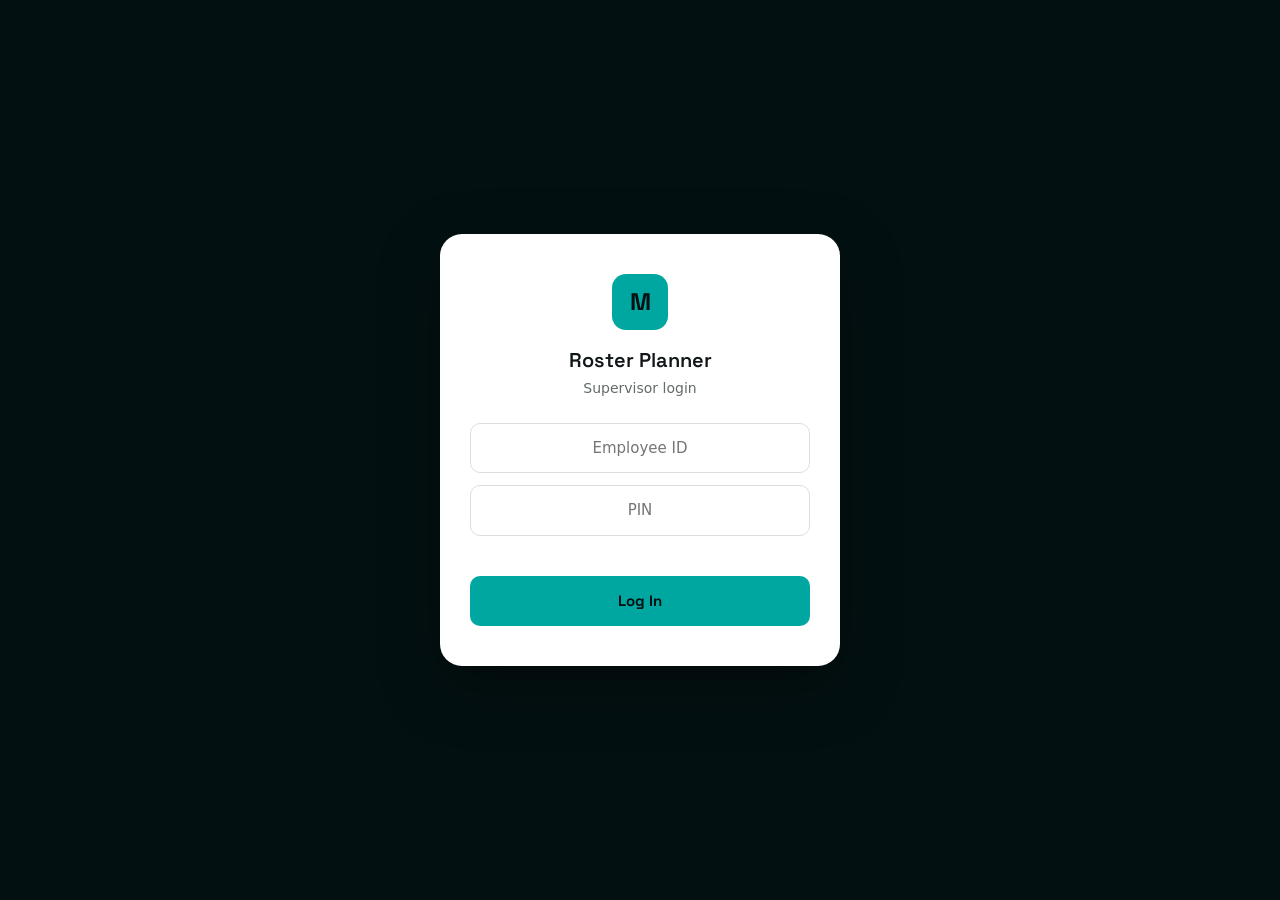
<file: roster.html>
<!DOCTYPE html>
<html lang="en">
<head>
<meta charset="UTF-8">
<meta name="viewport" content="width=device-width, initial-scale=1.0">
<title>HR — Roster Planner</title>
<link rel="preconnect" href="https://fonts.googleapis.com">
<link href="https://fonts.googleapis.com/css2?family=Space+Grotesk:wght@500;600;700&family=JetBrains+Mono:wght@500;600;700&display=swap" rel="stylesheet">
<link href="https://cdn.jsdelivr.net/npm/bootstrap@5.3.0/dist/css/bootstrap.min.css" rel="stylesheet">
<link href="https://cdn.jsdelivr.net/npm/bootstrap-icons@1.11.0/font/bootstrap-icons.css" rel="stylesheet">
<style>
:root{
  --dark:oklch(0.16 0.02 200); --teal:oklch(0.65 0.13 190);
  --muted:oklch(0.52 0.01 200); --border:oklch(0.9 0.005 200);
  --text:oklch(0.2 0.01 200); --bg:oklch(0.985 0.002 200);
  --green:oklch(0.6 0.14 165); --amber:oklch(0.75 0.13 85);
  --red:oklch(0.55 0.16 25); --slate:oklch(0.5 0.01 200);
}
*{box-sizing:border-box}
body{background:var(--bg);font-family:system-ui,sans-serif;color:var(--text);margin:0;padding:0}
.topbar{background:#fff;border-bottom:1px solid var(--border);padding:16px 24px;
  display:flex;justify-content:space-between;align-items:center}
.topbar h1{font-family:'Space Grotesk',sans-serif;font-size:1.3rem;font-weight:700;margin:0}
.topbar .sub{font-size:0.8rem;color:var(--muted);font-family:'JetBrains Mono',monospace}
.container{max-width:1400px;margin:0 auto;padding:24px}

/* Login card */
.login-wrap{min-height:100vh;background:var(--dark);display:flex;align-items:center;justify-content:center;padding:24px}
.login-card{background:#fff;border-radius:22px;padding:40px 30px;max-width:400px;width:100%;text-align:center;box-shadow:0 20px 60px rgba(0,0,0,0.35)}
.login-card .logo{width:56px;height:56px;border-radius:14px;background:var(--teal);color:var(--dark);
  display:flex;align-items:center;justify-content:center;font-family:'Space Grotesk',sans-serif;font-weight:700;font-size:24px;margin:0 auto 18px}
.login-card h2{font-family:'Space Grotesk',sans-serif;font-size:20px;font-weight:600;margin-bottom:6px}
.login-card p.sub{color:var(--muted);font-size:14px;margin-bottom:24px}
.login-input{width:100%;border:1px solid var(--border);border-radius:10px;padding:13px;font-size:15px;margin-bottom:12px;text-align:center}
#loginErr{min-height:20px;color:var(--red);font-size:13px}
.btn-login{width:100%;border:none;border-radius:10px;background:var(--teal);color:var(--dark);
  padding:14px;font-size:15px;font-weight:700;margin-top:8px;cursor:pointer;font-family:'Space Grotesk',sans-serif}

/* Card */
.card{background:#fff;border:1px solid var(--border);border-radius:14px;padding:22px;margin-bottom:20px}
.card h5{font-family:'Space Grotesk',sans-serif;font-weight:600;margin-bottom:14px}

/* Grid */
.roster-table{width:100%;border-collapse:collapse;font-size:13px}
.roster-table th,.roster-table td{border:1px solid var(--border);padding:6px;text-align:center;vertical-align:middle}
.roster-table th{background:var(--bg);font-family:'Space Grotesk',sans-serif;font-weight:600;font-size:11px;text-transform:uppercase;color:var(--muted)}
.roster-table td.emp-name{text-align:left;font-weight:600;white-space:nowrap;background:#fff;position:sticky;left:0;z-index:2}
.roster-table th.emp-name-h{text-align:left;position:sticky;left:0;z-index:3;background:var(--bg)}
.cell-select{width:100%;border:1px solid var(--border);border-radius:6px;padding:5px 3px;font-size:12px;background:#fff}
.cell-select.off{background:var(--slate);color:#fff;font-weight:600}
.cell-select.working{background:oklch(0.94 0.05 165);color:oklch(0.35 0.1 165)}
.cell-locked{background:oklch(0.94 0.05 85);color:oklch(0.45 0.12 85);font-size:11px;font-weight:600;padding:6px 2px;border-radius:6px}
.cell-published{border:2px solid var(--green)!important}
.cell-empty{background:oklch(0.97 0.01 25)}

.toolbar{display:flex;gap:10px;flex-wrap:wrap;align-items:end;margin-bottom:16px}
.toolbar label{font-size:12px;color:var(--muted);font-weight:600;display:block;margin-bottom:4px}
.toolbar input[type=date]{border:1px solid var(--border);border-radius:8px;padding:8px 10px;font-size:14px}
.btn{border:none;border-radius:8px;padding:9px 18px;font-size:14px;font-weight:600;cursor:pointer;font-family:'Space Grotesk',sans-serif}
.btn-primary{background:var(--teal);color:var(--dark)}
.btn-secondary{background:oklch(0.94 0.003 200);color:var(--text)}
.btn-success{background:var(--green);color:#fff}
.btn-outline{background:#fff;border:1px solid var(--border);color:var(--muted)}
.btn:disabled{opacity:0.5;cursor:default}

#statusMsg{min-height:24px;font-size:13px;margin-top:10px}
.status-ok{color:oklch(0.4 0.1 165)}
.status-err{color:var(--red)}

/* Team list */
.team-row{display:flex;justify-content:space-between;align-items:center;padding:10px 0;border-bottom:1px solid var(--border);font-size:14px}
.team-row:last-child{border-bottom:none}
.team-row .id{color:var(--muted);font-size:12px;font-family:'JetBrains Mono',monospace;margin-left:6px}
.needs-roster-badge{display:inline-block;background:oklch(0.94 0.05 25);color:oklch(0.5 0.14 25);
  font-size:11px;font-weight:600;padding:2px 8px;border-radius:10px;margin-left:8px}

/* Transfer request rows */
.req-row{display:flex;justify-content:space-between;align-items:center;padding:10px 0;border-bottom:1px solid var(--border);font-size:13px}
.req-row:last-child{border-bottom:none}
.req-meta{color:var(--muted);font-size:12px}
.req-status{display:inline-block;padding:3px 10px;border-radius:20px;font-size:11px;font-weight:600}
.req-status.pending{background:oklch(0.94 0.05 85);color:oklch(0.45 0.12 85)}
.req-status.approved{background:oklch(0.94 0.05 165);color:oklch(0.4 0.1 165)}
.req-status.rejected{background:oklch(0.94 0.03 25);color:oklch(0.5 0.14 25)}
.req-status.expired{background:oklch(0.94 0.003 200);color:oklch(0.4 0.01 200)}

/* Discrepancies */
.disc-row{display:flex;justify-content:space-between;align-items:center;padding:10px 0;border-bottom:1px solid var(--border);font-size:13px}
.disc-row:last-child{border-bottom:none}
.disc-meta{color:var(--muted);font-size:12px}

/* Amend modal */
.modal-overlay{display:none;position:fixed;inset:0;background:rgba(0,0,0,0.5);z-index:999;align-items:center;justify-content:center;padding:20px}
.modal-box{background:#fff;border-radius:16px;padding:24px;max-width:400px;width:100%}
.modal-box h5{font-family:'Space Grotesk',sans-serif;margin-bottom:14px}
.modal-box label{font-size:12px;color:var(--muted);font-weight:600;display:block;margin:10px 0 4px}
.modal-box select,.modal-box textarea,.modal-box input{width:100%;border:1px solid var(--border);border-radius:8px;padding:9px}
</style>
</head>
<body>

<!-- ── LOGIN ─────────────────────────────────────────── -->
<div id="loginScreen" class="login-wrap">
  <div class="login-card">
    <div class="logo">M</div>
    <h2>Roster Planner</h2>
    <p class="sub">Supervisor login</p>
    <input class="login-input" id="supId" placeholder="Employee ID">
    <input class="login-input" id="supPin" type="password" maxlength="4" placeholder="PIN" inputmode="numeric">
    <div id="loginErr"></div>
    <button class="btn-login" onclick="doLogin()">Log In</button>
  </div>
</div>

<!-- ── MAIN APP ──────────────────────────────────────── -->
<div id="mainApp" style="display:none">
  <div class="topbar">
    <div>
      <h1 id="locName">Roster Planner</h1>
      <div class="sub" id="supName">—</div>
    </div>
    <button class="btn btn-outline" onclick="logout()">Logout</button>
  </div>

  <div class="container">

    <!-- My Team (always shown — includes Transfer, even for exempt locations) -->
    <div class="card" id="teamCard" style="display:none">
      <h5><i class="bi bi-people"></i> My Team</h5>
      <div id="teamExemptNote" style="display:none;color:var(--muted);font-size:13px;margin-bottom:12px"></div>
      <div id="teamList"></div>
    </div>

    <!-- Discrepancies -->
    <div class="card" id="discCard" style="display:none">
      <h5><i class="bi bi-exclamation-triangle" style="color:var(--amber)"></i> Needs Review</h5>
      <div id="discList"></div>
    </div>

    <!-- Incoming Transfer Requests (I'm the destination — needs my approval) -->
    <div class="card" id="incomingCard" style="display:none">
      <h5><i class="bi bi-box-arrow-in-down"></i> Incoming Transfer Requests</h5>
      <div id="incomingList"></div>
    </div>

    <!-- Outgoing Transfer Requests (I requested these — status only) -->
    <div class="card" id="outgoingCard" style="display:none">
      <h5><i class="bi bi-box-arrow-up"></i> My Transfer Requests</h5>
      <div id="outgoingList"></div>
    </div>

    <!-- Toolbar -->
    <div class="card" id="toolbarCard">
      <div class="toolbar">
        <div>
          <label>From</label>
          <input type="date" id="fromDate">
        </div>
        <div>
          <label>To</label>
          <input type="date" id="toDate">
        </div>
        <button class="btn btn-primary" onclick="loadRoster()">Load</button>
        <button class="btn btn-outline" onclick="copyPrevious()">Copy previous range</button>
        <div style="flex:1"></div>
        <button class="btn btn-secondary" onclick="saveDraft()">Save Draft</button>
        <button class="btn btn-success" onclick="publish()">Publish</button>
      </div>
      <div id="statusMsg"></div>
    </div>

    <!-- Grid -->
    <div class="card" id="gridCard" style="overflow-x:auto">
      <div id="gridWrap"><p style="color:var(--muted)">Pick a date range and click Load.</p></div>
    </div>

  </div>
</div>

<!-- ── TRANSFER REQUEST MODAL ────────────────────────── -->
<div id="transferModal" class="modal-overlay">
  <div class="modal-box">
    <h5>Transfer Employee</h5>
    <div class="sub" id="transferWho" style="color:var(--muted);font-size:13px"></div>
    <label>To Location</label>
    <select id="transferLocation" onchange="onTransferLocationChange()"></select>
    <label>Effective Date</label>
    <input type="date" id="transferDate">
    <label>Reason (optional)</label>
    <textarea id="transferReason" rows="2" placeholder="e.g. permanent reassignment"></textarea>
    <div id="transferApprovalNote" style="font-size:12px;color:var(--muted);margin-top:8px"></div>
    <div style="display:flex;gap:10px;margin-top:16px">
      <button class="btn btn-outline" style="flex:1" onclick="closeTransfer()">Cancel</button>
      <button class="btn btn-success" style="flex:1" id="transferConfirmBtn" onclick="submitTransfer()">Send Request</button>
    </div>
    <div id="transferMsg" style="font-size:12px;margin-top:10px"></div>
  </div>
</div>

<!-- ── REJECT MODAL (small note prompt) ──────────────── -->
<div id="rejectModal" class="modal-overlay">
  <div class="modal-box" style="max-width:340px">
    <h5>Reject Transfer Request</h5>
    <div class="sub" id="rejectWho" style="color:var(--muted);font-size:13px"></div>
    <label>Note (optional)</label>
    <textarea id="rejectNote" rows="2" placeholder="e.g. we already have full coverage"></textarea>
    <div style="display:flex;gap:10px;margin-top:16px">
      <button class="btn btn-outline" style="flex:1" onclick="closeReject()">Cancel</button>
      <button class="btn btn-outline" style="flex:1;color:var(--red);border-color:var(--red)" onclick="submitReject()">Reject</button>
    </div>
    <div id="rejectMsg" style="font-size:12px;margin-top:10px"></div>
  </div>
</div>

<!-- ── AMEND MODAL ───────────────────────────────────── -->
<div id="amendModal" class="modal-overlay">
  <div class="modal-box">
    <h5>Emergency Amend</h5>
    <div class="sub" id="amendWho" style="color:var(--muted);font-size:13px"></div>
    <label>Status</label>
    <select id="amendStatus">
      <option value="Working">Working</option>
      <option value="Day Off">Day Off</option>
    </select>
    <label>Shift</label>
    <select id="amendShift"></select>
    <label>Reason (required)</label>
    <textarea id="amendReason" rows="2" placeholder="e.g. covering for sick colleague"></textarea>
    <div style="display:flex;gap:10px;margin-top:16px">
      <button class="btn btn-outline" style="flex:1" onclick="closeAmend()">Cancel</button>
      <button class="btn btn-success" style="flex:1" onclick="submitAmend()">Save Amend</button>
    </div>
    <div id="amendMsg" style="font-size:12px;margin-top:10px"></div>
  </div>
</div>

<script src="config.js"></script>
<script src="roster.js"></script>
</body>
</html>
</file>
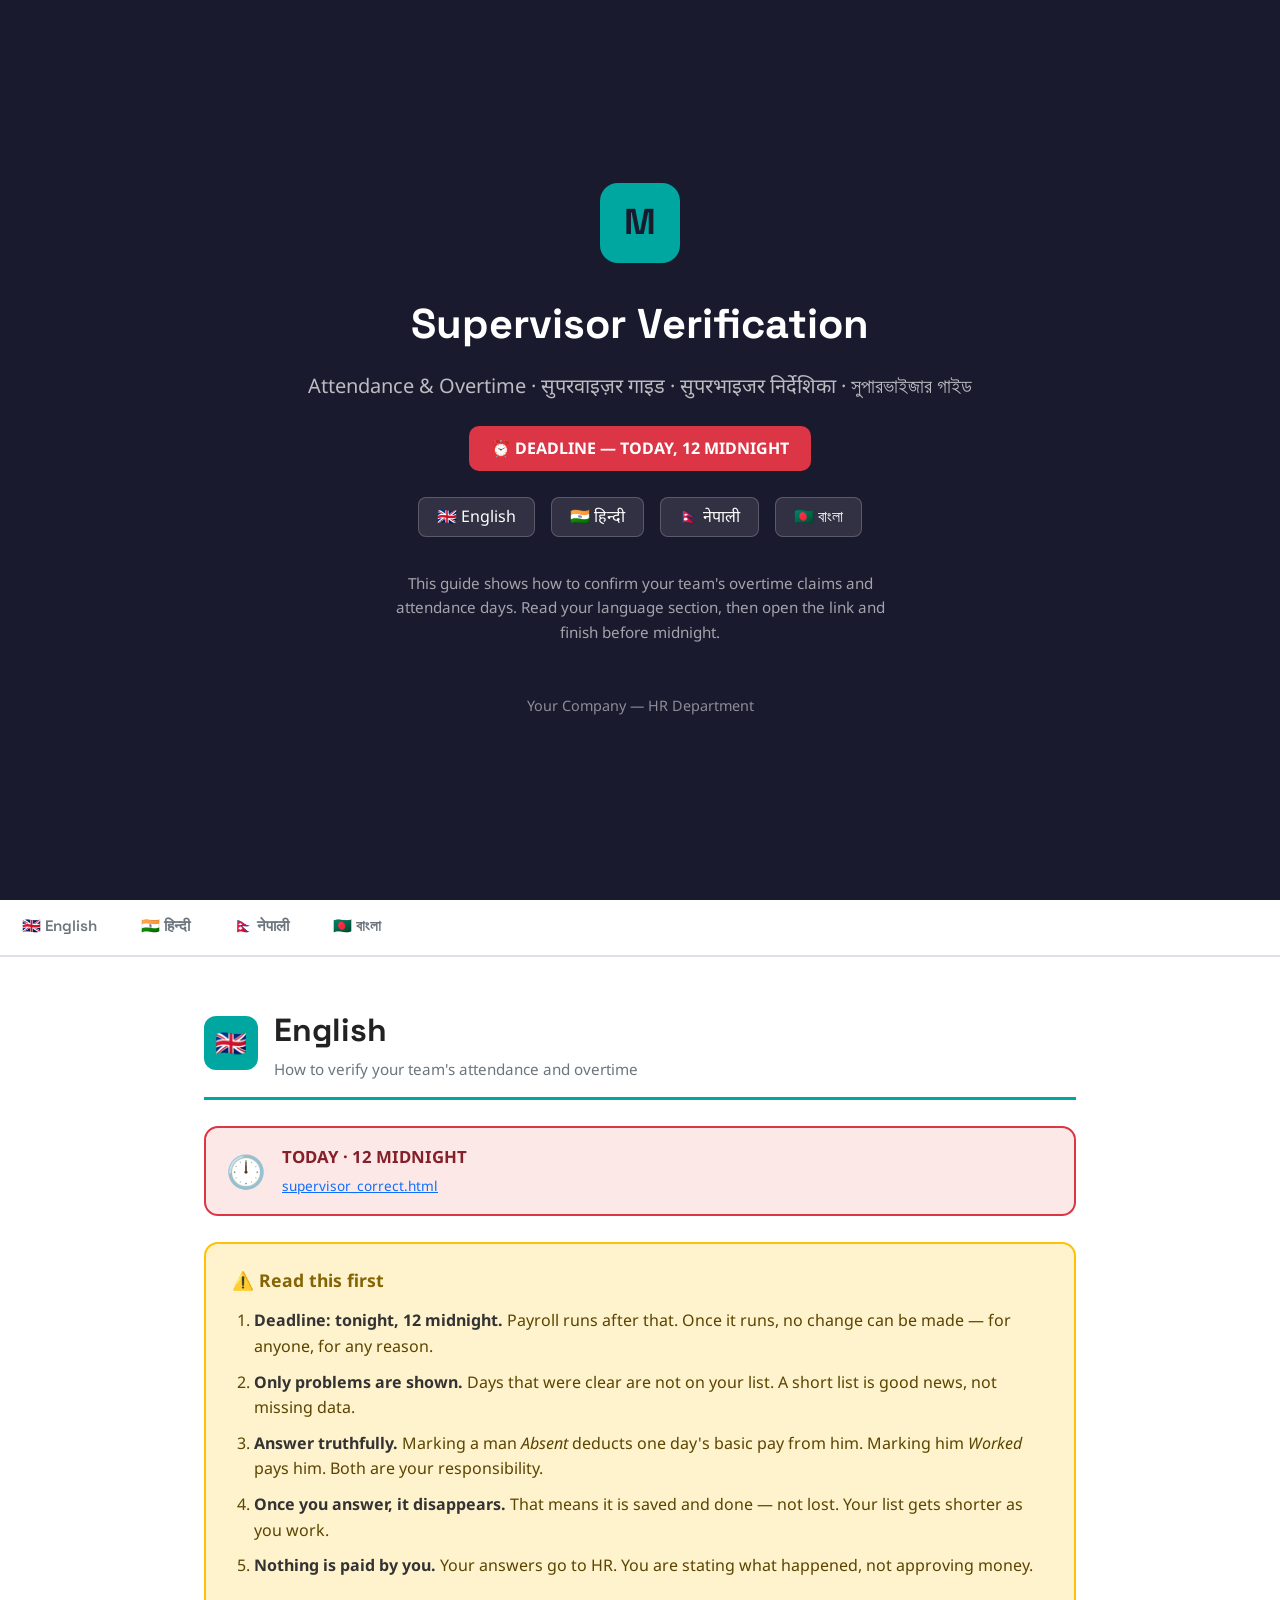
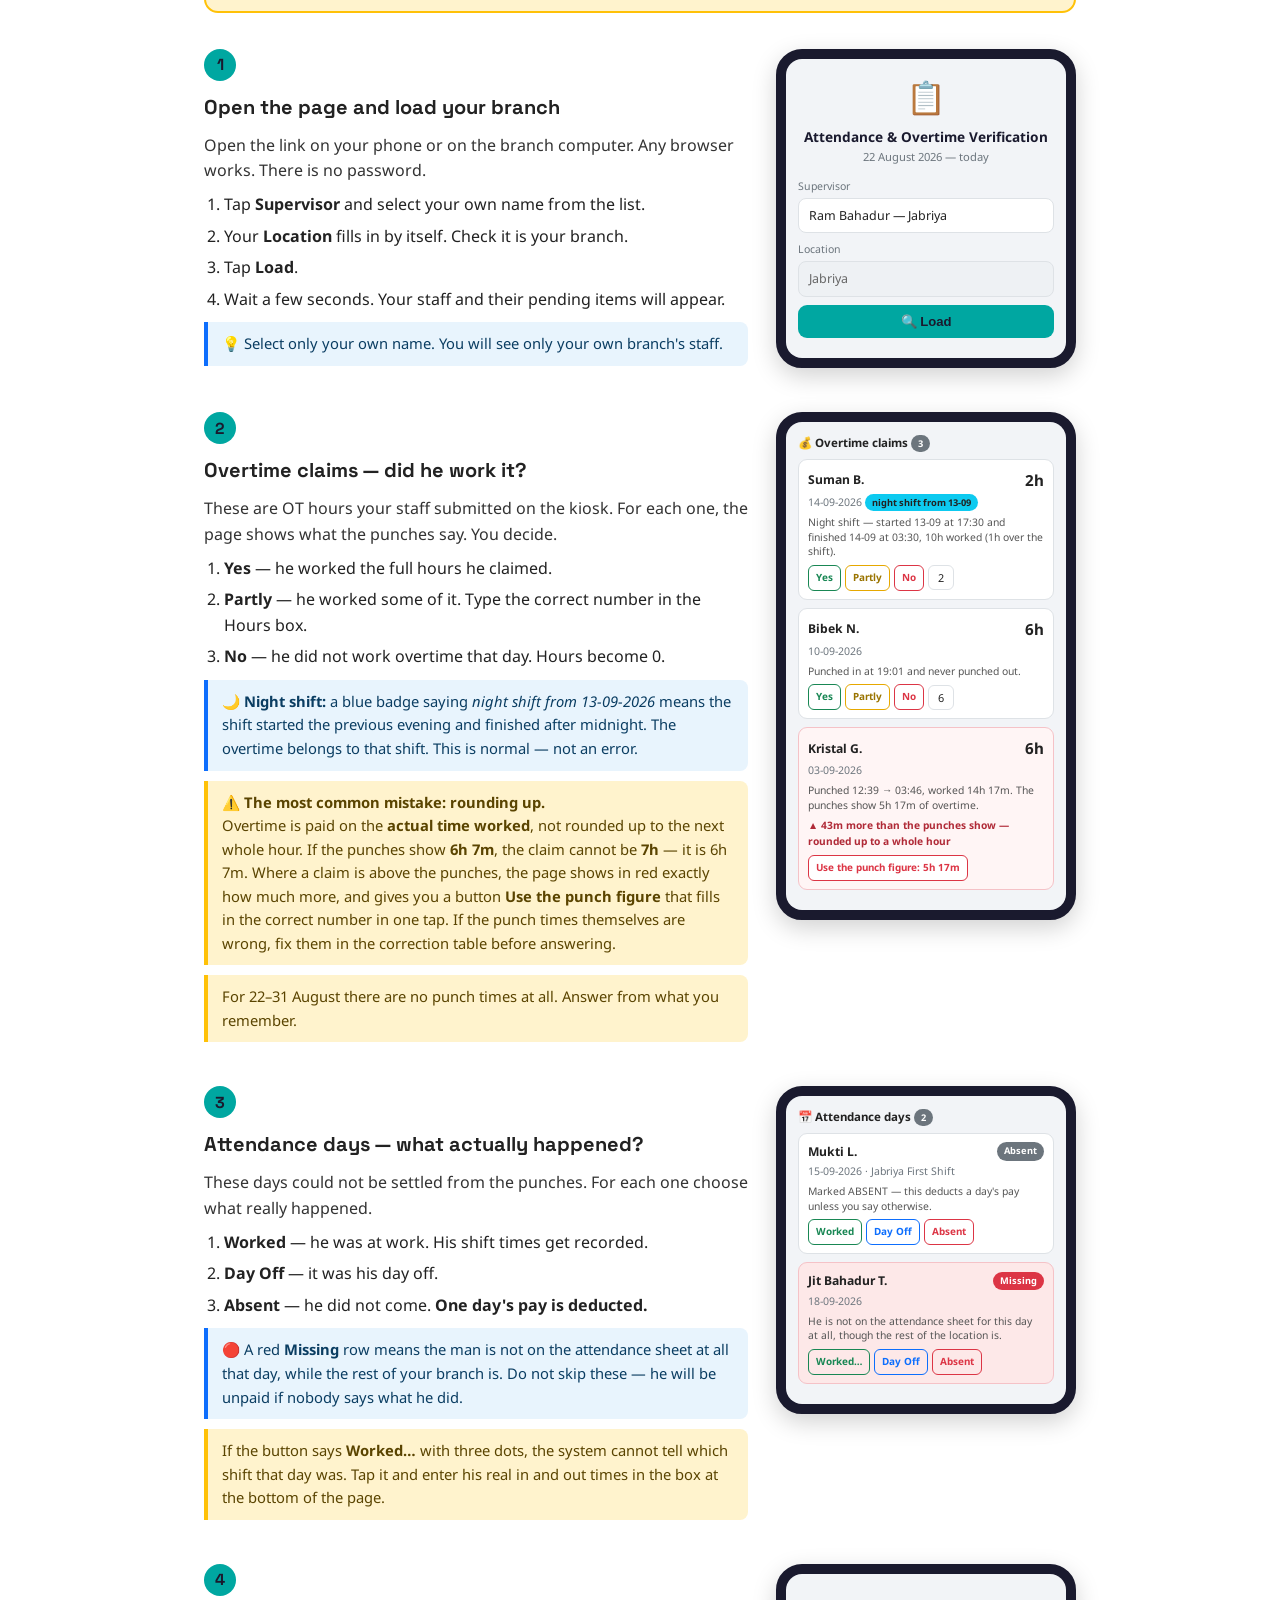
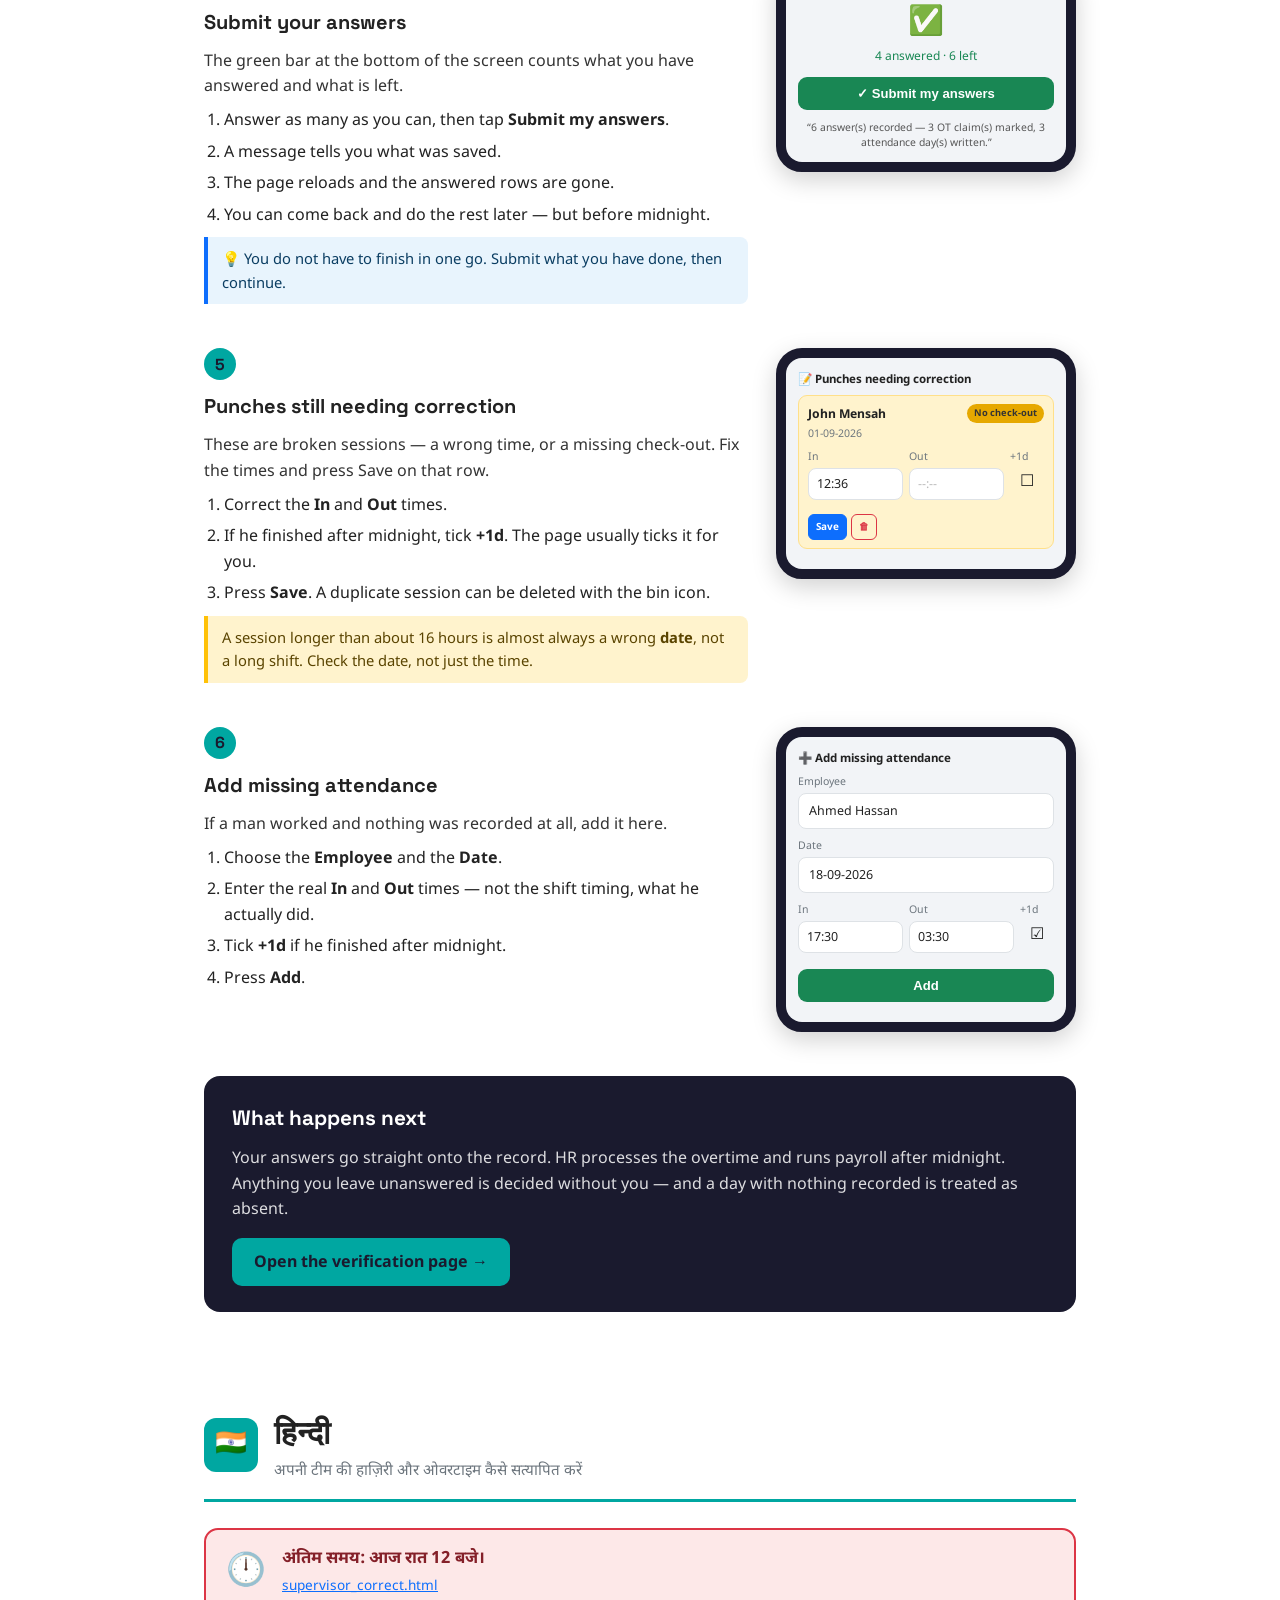
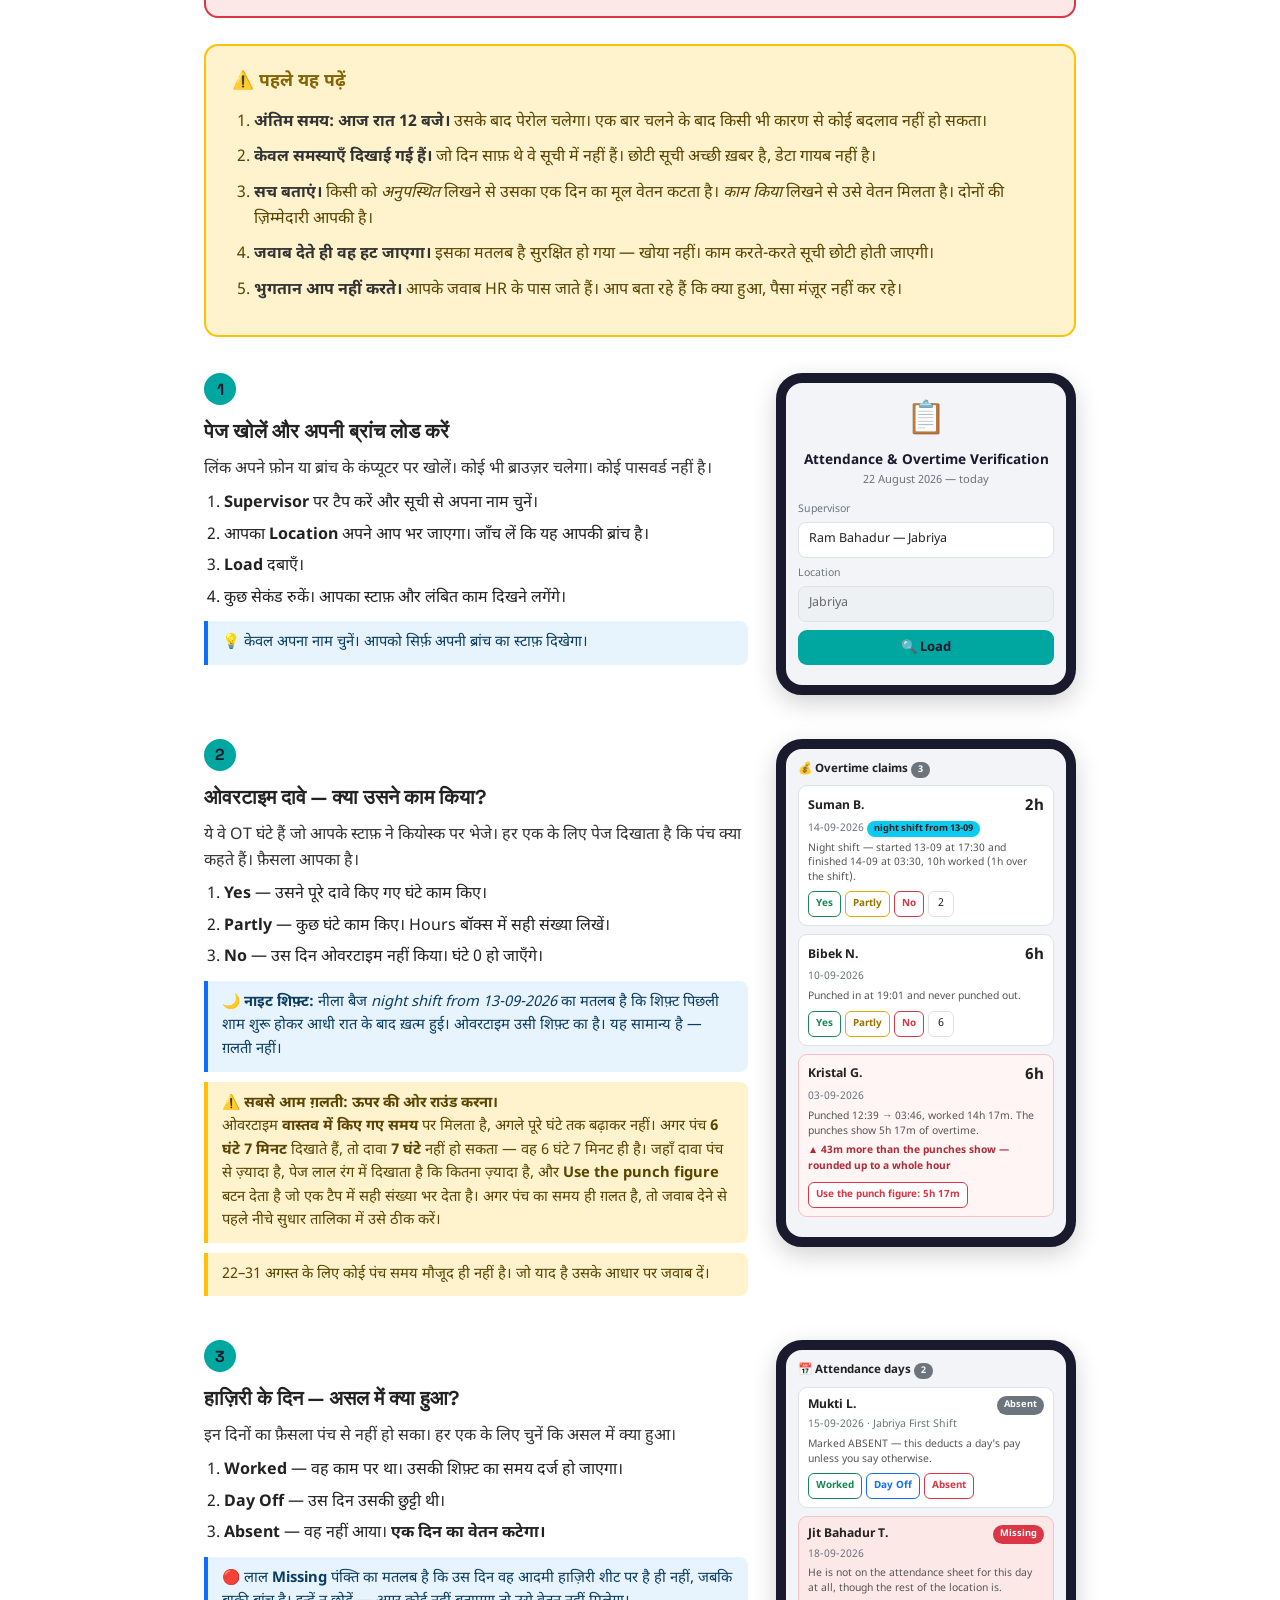
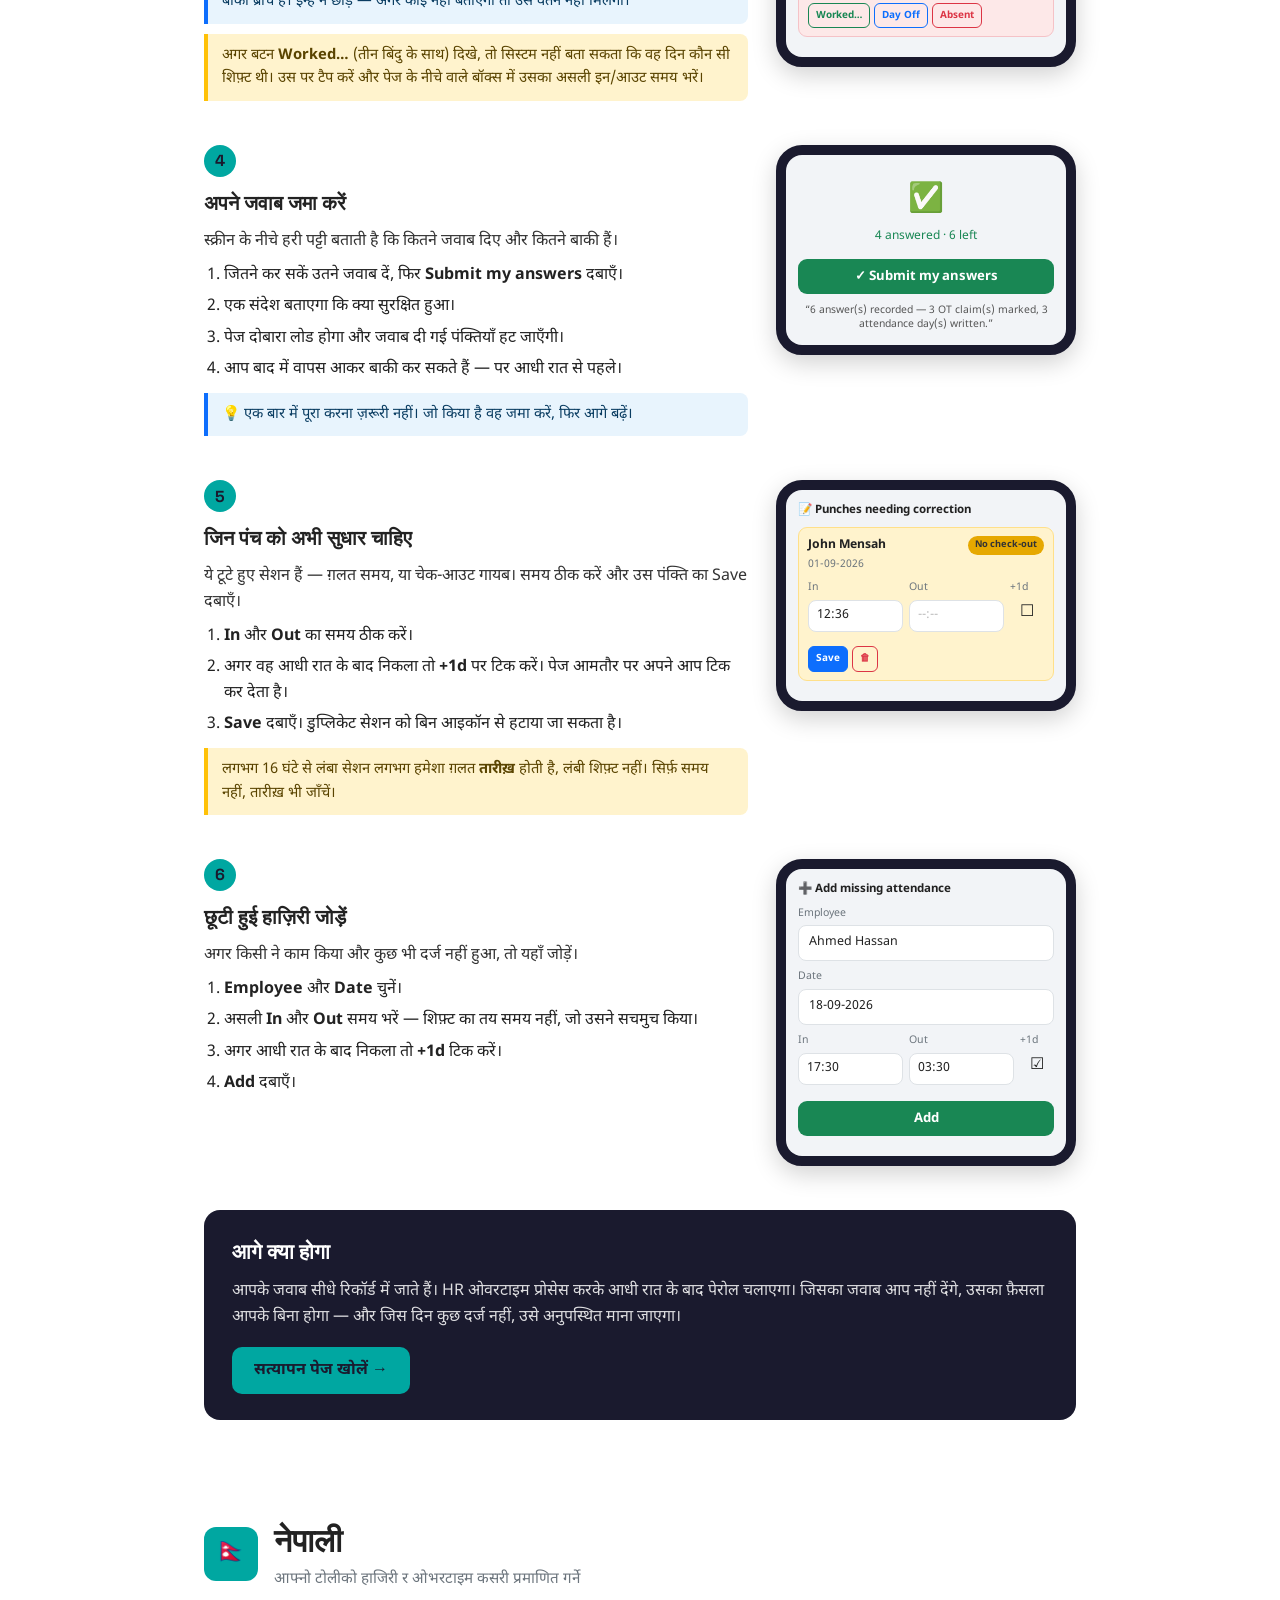
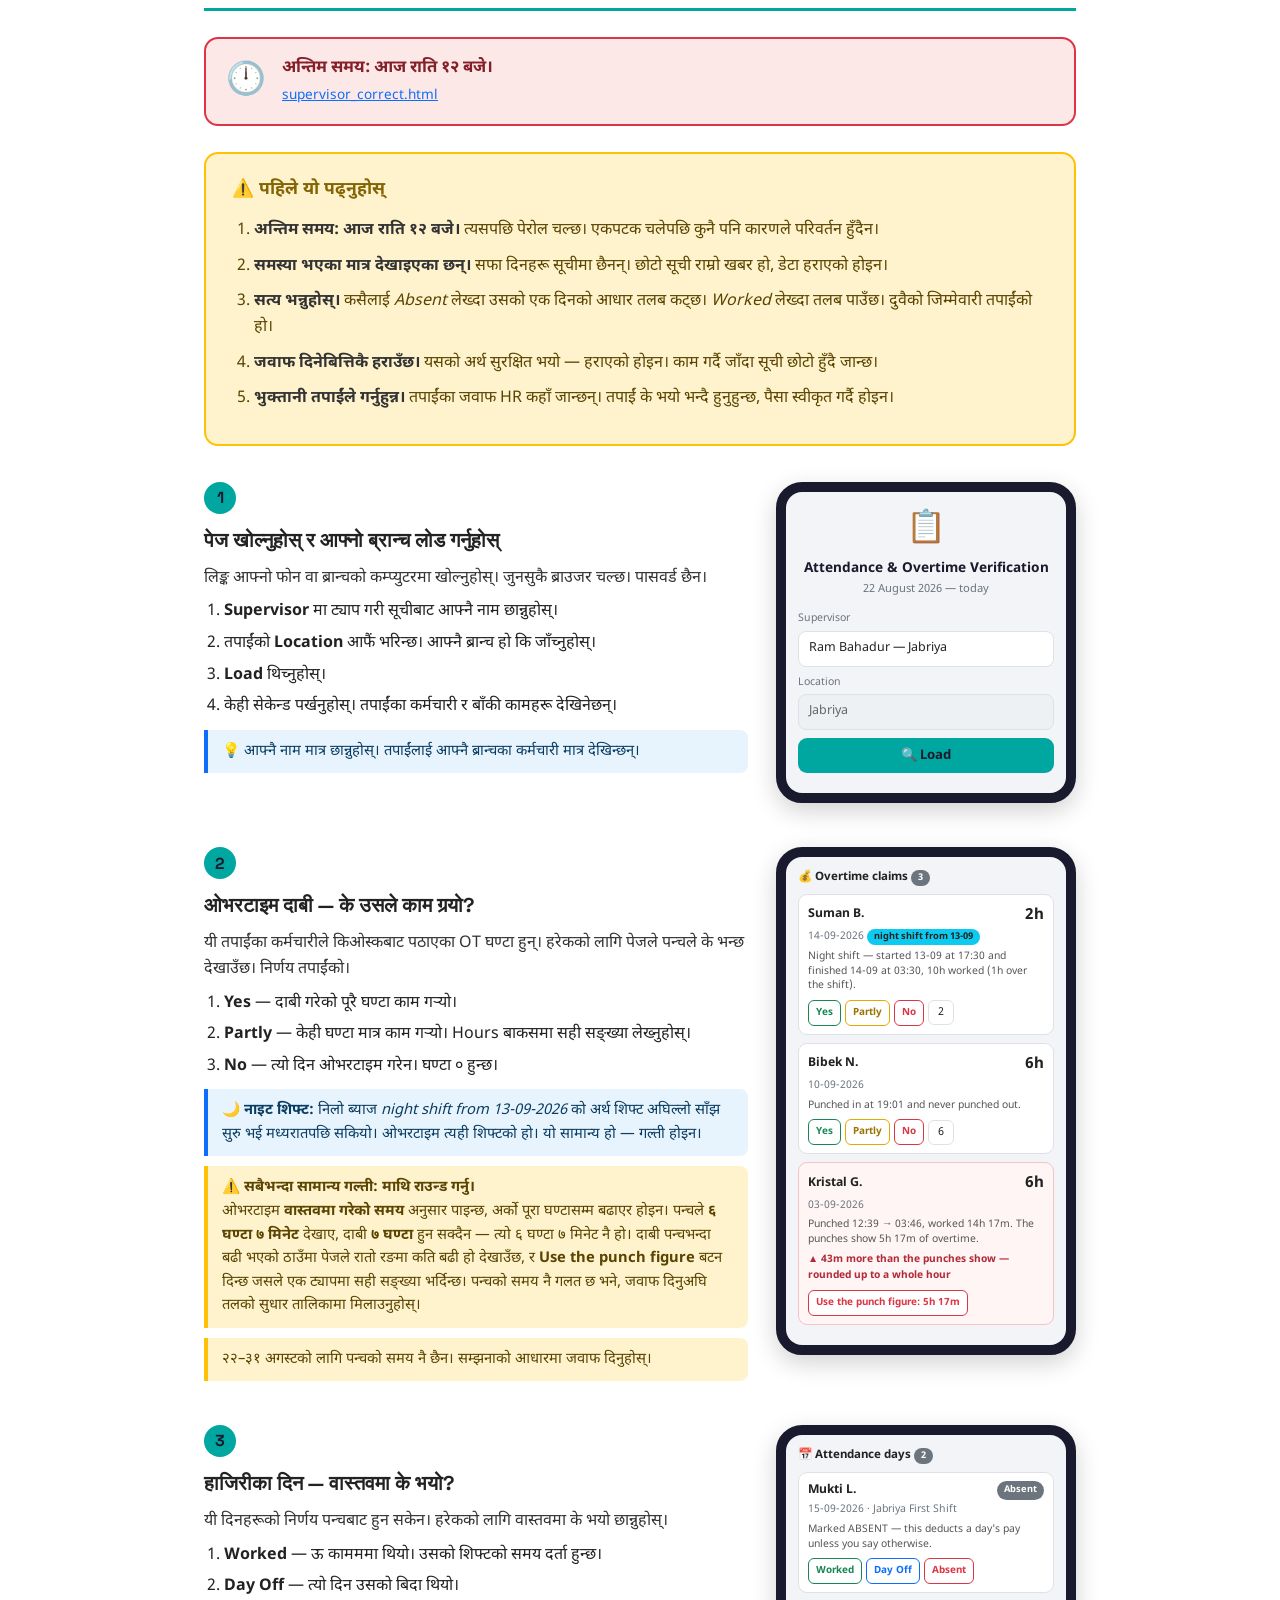
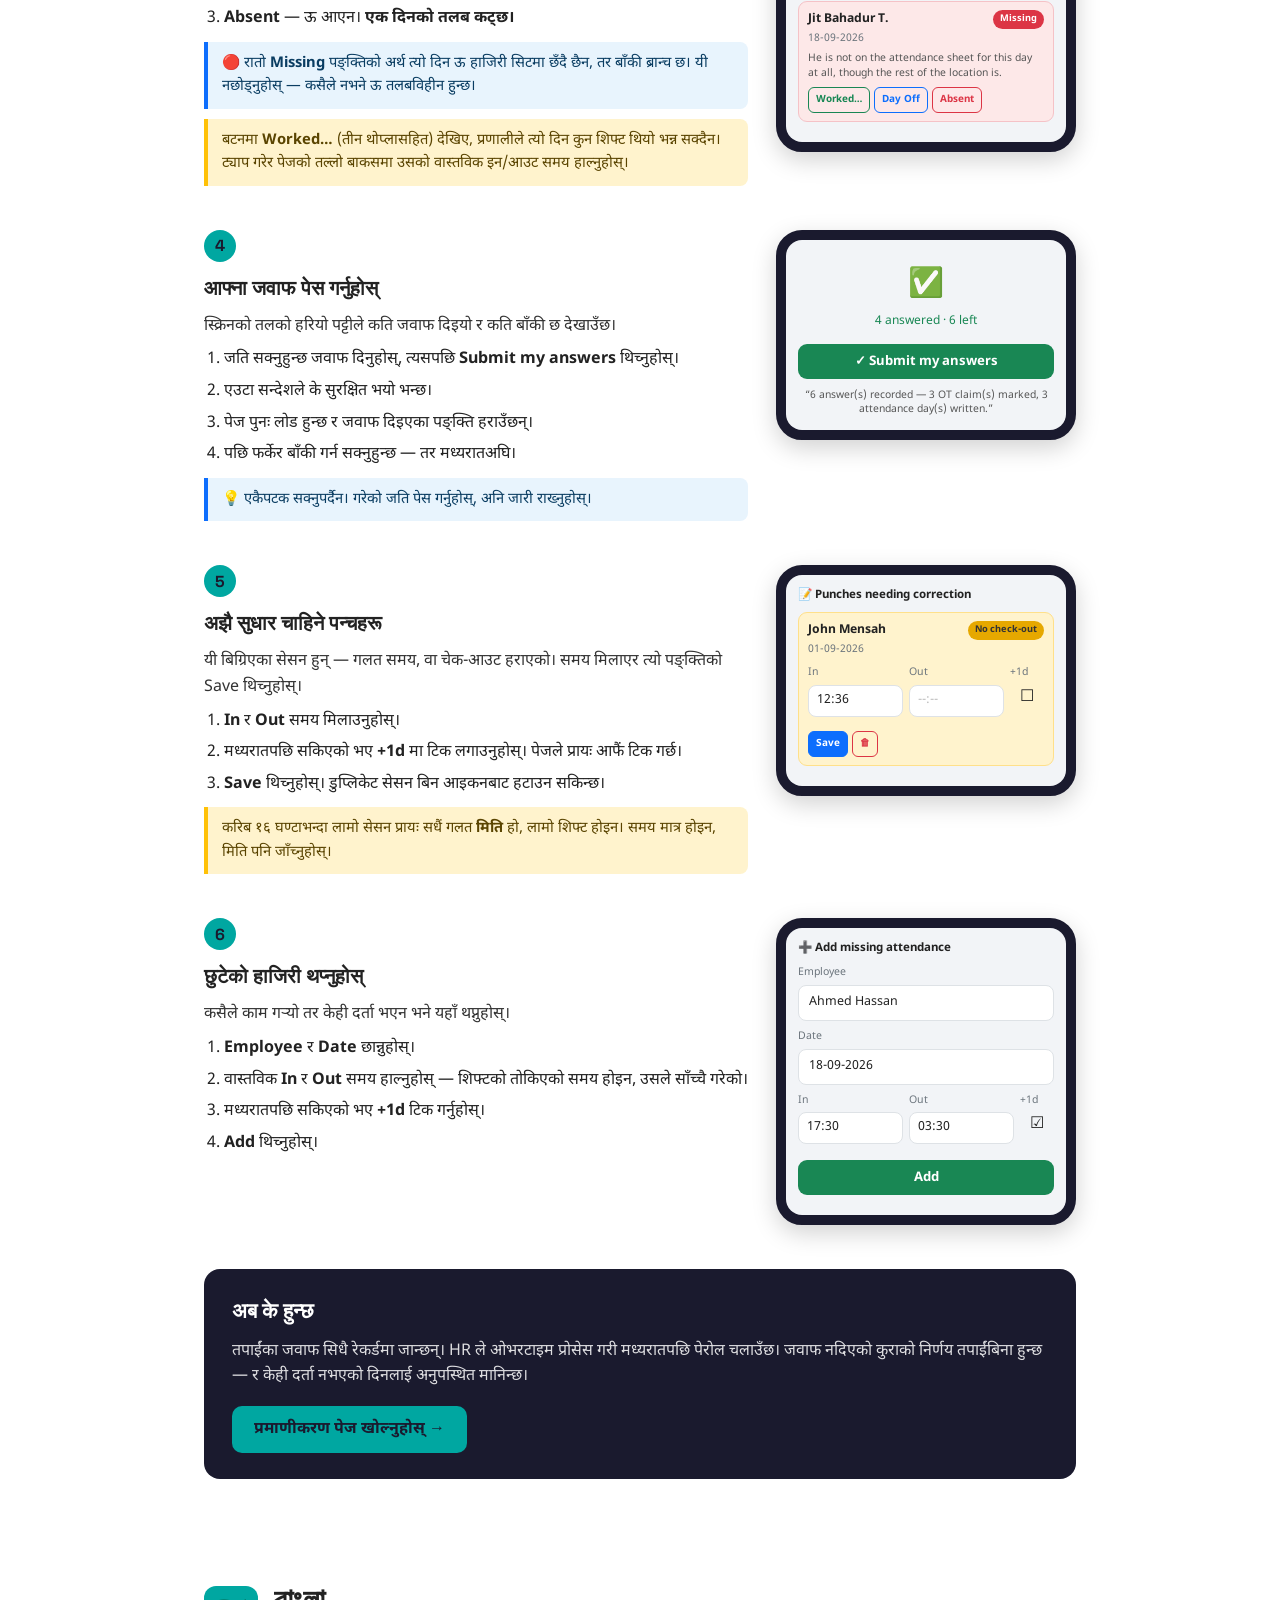
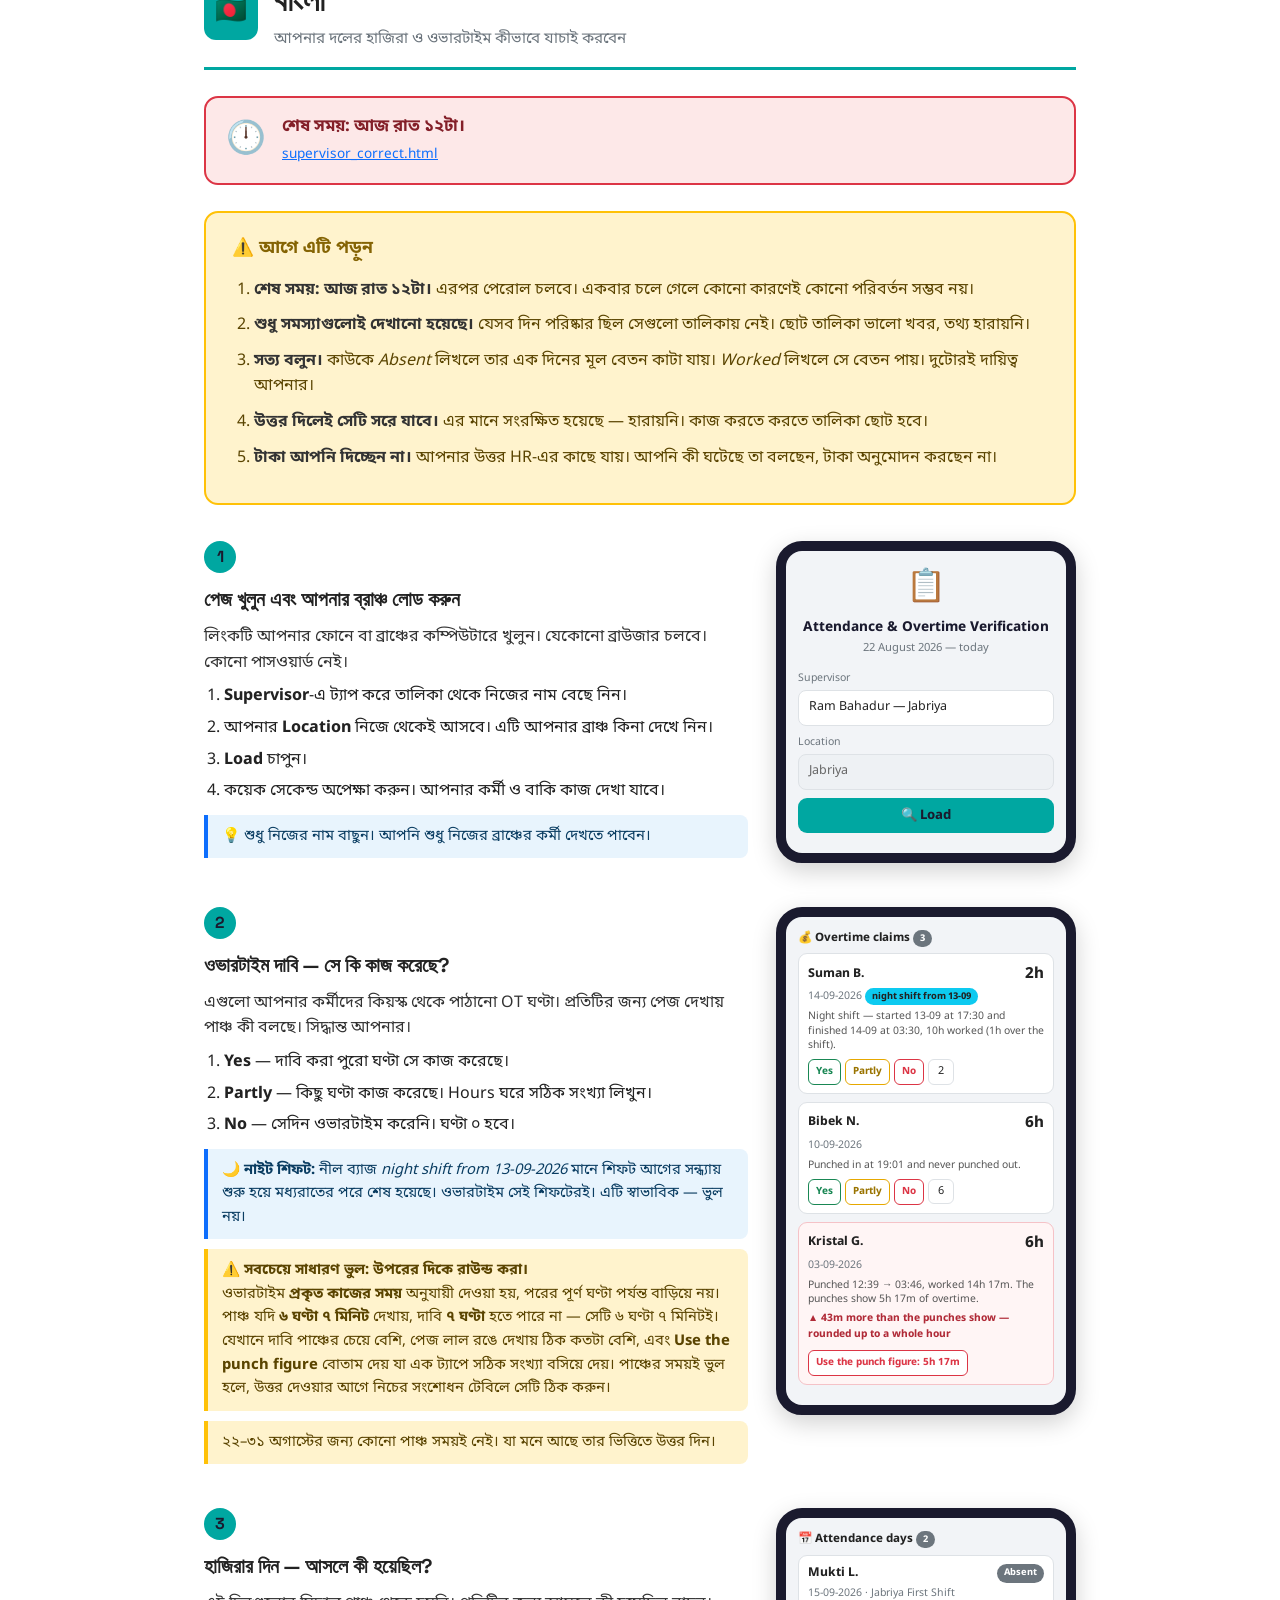
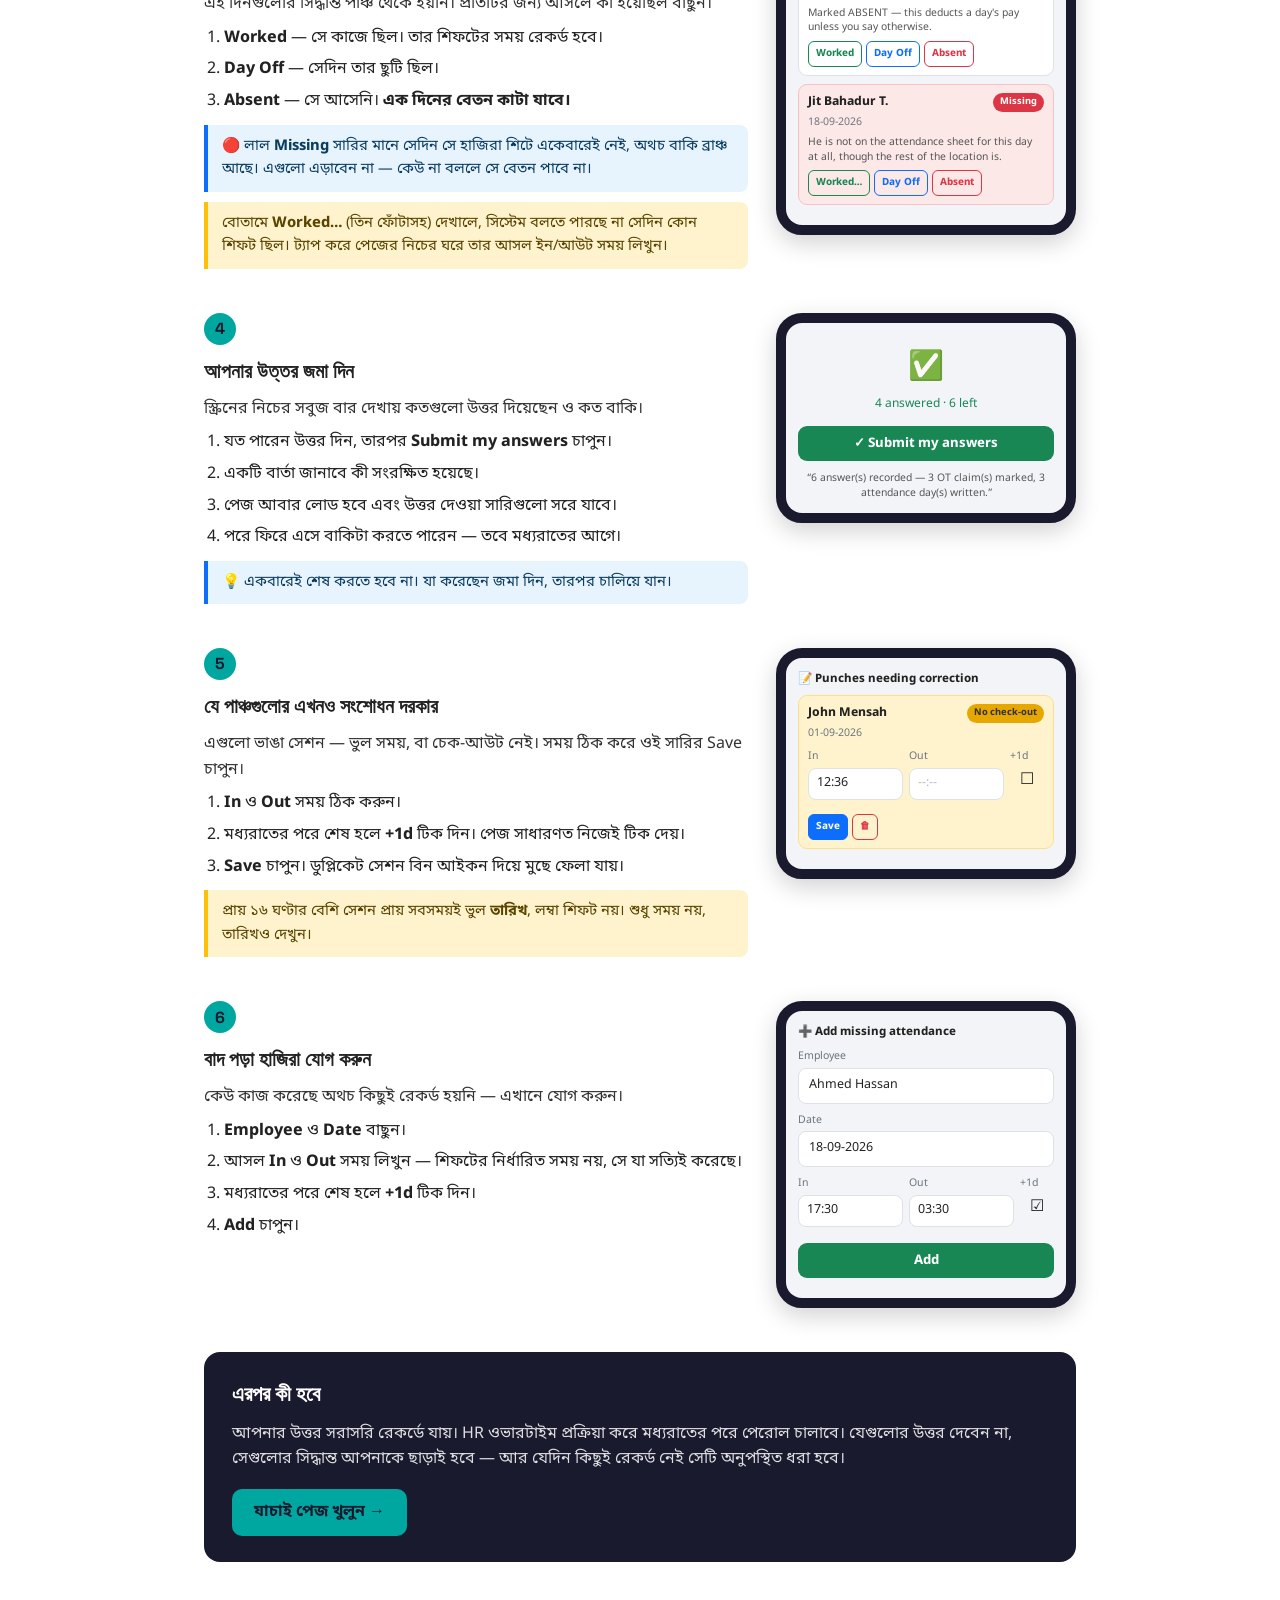
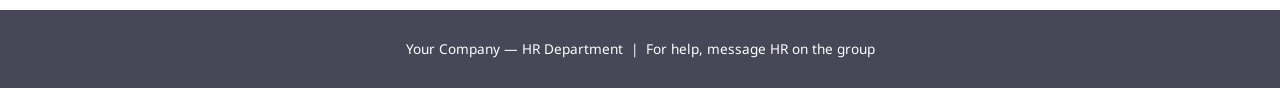
<file: supervisor-verify-training.html>
<!DOCTYPE html>
<html lang="en">
<head>
<meta charset="UTF-8">
<meta name="viewport" content="width=device-width, initial-scale=1.0">
<title>HR — Supervisor Verification Training</title>
<link rel="preconnect" href="https://fonts.googleapis.com">
<link href="https://fonts.googleapis.com/css2?family=Noto+Sans:wght@400;600;700&family=Noto+Sans+Devanagari:wght@400;600;700&family=Noto+Sans+Bengali:wght@400;600;700&family=Space+Grotesk:wght@500;600;700&display=swap" rel="stylesheet">
<style>
*{box-sizing:border-box;margin:0;padding:0}
:root{
  --green:#198754;--yellow:#e6a800;--cyan:#0dcaf0;
  --red:#dc3545;--orange:#fd7e14;--teal:oklch(0.65 0.13 190);
  --dark:#1a1a2e;--mid:#6c757d;--light:#f0f2f5;--border:#dee2e6;
}
body{font-family:'Noto Sans',sans-serif;color:#222;background:#fff;line-height:1.6}
.hi,.hi *{font-family:'Noto Sans Devanagari','Noto Sans',sans-serif}
.np,.np *{font-family:'Noto Sans Devanagari','Noto Sans',sans-serif}
.bn,.bn *{font-family:'Noto Sans Bengali','Noto Sans',sans-serif}
@media print{.no-print{display:none}.lang-section{page-break-before:always}body{font-size:11pt}.mock-device{zoom:0.75}}

.cover{background:var(--dark);color:#fff;min-height:100vh;display:flex;flex-direction:column;
  align-items:center;justify-content:center;text-align:center;padding:40px 20px}
.cover-logo{width:80px;height:80px;border-radius:18px;background:var(--teal);display:flex;
  align-items:center;justify-content:center;font-family:'Space Grotesk',sans-serif;
  font-weight:700;font-size:36px;color:var(--dark);margin-bottom:28px}
.cover h1{font-family:'Space Grotesk',sans-serif;font-size:2.6rem;font-weight:700;margin-bottom:12px}
.cover h2{font-size:1.25rem;font-weight:400;opacity:0.7;margin-bottom:24px}
.cover-deadline{background:var(--red);color:#fff;border-radius:10px;padding:10px 22px;
  font-weight:700;font-size:1rem;margin-bottom:26px}
.cover-langs{display:flex;gap:16px;flex-wrap:wrap;justify-content:center;margin-bottom:34px}
.cover-langs a{background:rgba(255,255,255,0.1);border:1px solid rgba(255,255,255,0.2);
  border-radius:8px;padding:6px 18px;font-size:1rem;color:#fff;text-decoration:none}
.cover-langs a:hover{background:rgba(255,255,255,0.22);border-color:rgba(255,255,255,0.5)}
.cover-company{opacity:0.5;font-size:0.9rem;margin-top:auto}

.nav-bar{position:sticky;top:0;z-index:100;background:#fff;border-bottom:2px solid var(--border);
  display:flex;overflow-x:auto;font-family:'Space Grotesk',sans-serif}
.nav-bar a{padding:14px 22px;color:var(--mid);text-decoration:none;font-weight:600;
  font-size:0.95rem;white-space:nowrap;border-bottom:3px solid transparent}
.nav-bar a:hover{color:var(--dark);border-bottom-color:var(--teal)}

.lang-section{max-width:920px;margin:0 auto;padding:48px 24px}
.section-header{display:flex;align-items:center;gap:16px;margin-bottom:26px;
  padding-bottom:16px;border-bottom:3px solid var(--teal)}
.lang-flag{width:54px;height:54px;border-radius:12px;background:var(--teal);display:flex;
  align-items:center;justify-content:center;font-size:1.6rem;flex-shrink:0}
.section-header h2{font-family:'Space Grotesk',sans-serif;font-size:2rem;font-weight:700}
.section-header p{color:var(--mid);font-size:0.95rem}

.deadline-box{display:flex;align-items:center;gap:16px;background:#fde8e8;border:2px solid var(--red);
  border-radius:14px;padding:16px 20px;margin-bottom:26px}
.deadline-clock{font-size:2rem;flex-shrink:0}
.deadline-t{font-weight:700;color:#842029;font-size:1.05rem}
.deadline-link{display:inline-block;margin-top:4px;font-size:0.85rem;color:#0d6efd;word-break:break-all}

.rules-box{background:#fff3cd;border:2px solid #ffc107;border-radius:14px;padding:22px 26px;margin-bottom:36px}
.rules-box h3{color:#856404;font-size:1.1rem;font-weight:700;margin-bottom:14px}
.rules-box ol{padding-left:22px}
.rules-box li{margin-bottom:10px;color:#5a4400}
.rules-box li strong{color:#333}

.step{display:flex;gap:28px;margin-bottom:44px;align-items:flex-start}
.step-left{flex:1;min-width:0}
.step-num{display:inline-flex;align-items:center;justify-content:center;width:32px;height:32px;
  border-radius:50%;background:var(--teal);color:var(--dark);font-family:'Space Grotesk',sans-serif;
  font-weight:700;font-size:1rem;margin-bottom:10px}
.step-title{font-family:'Space Grotesk',sans-serif;font-size:1.25rem;font-weight:700;margin-bottom:10px}
.step p{margin-bottom:8px;color:#333}
.step ol{padding-left:20px;margin-bottom:8px}
.step li{margin-bottom:6px}
.step .note{background:#e8f4fd;border-left:4px solid #0d6efd;padding:10px 14px;
  border-radius:0 8px 8px 0;font-size:0.92rem;color:#0a3d62;margin-top:10px}
.step .warn{background:#fff3cd;border-left:4px solid #ffc107;padding:10px 14px;
  border-radius:0 8px 8px 0;font-size:0.92rem;color:#5a4400;margin-top:10px}

.mock-device{width:300px;flex-shrink:0;border:10px solid var(--dark);border-radius:26px;
  background:var(--dark);box-shadow:0 8px 24px rgba(0,0,0,0.18)}
.mock-screen{background:#f2f4f7;border-radius:16px;padding:12px}
.mock-header{text-align:center;margin-bottom:12px}
.mock-header .mock-icon{font-size:2rem;display:block;margin-bottom:4px}
.mock-header h4{font-size:0.85rem;font-weight:700;color:var(--dark)}
.mock-header p{font-size:0.7rem;color:var(--mid)}
.mock-input{background:#fff;border:1.5px solid var(--border);border-radius:8px;
  padding:7px 10px;font-size:0.78rem;margin-bottom:8px}
.mock-label{font-size:0.66rem;color:var(--mid);margin-bottom:3px}
.mock-btn{display:block;width:100%;border:none;border-radius:9px;padding:9px;
  font-size:0.82rem;font-weight:700;margin-bottom:8px}
.mock-btn-primary{background:var(--teal);color:var(--dark)}
.mock-btn-green{background:var(--green);color:#fff}
.mock-done{text-align:center;color:var(--green)}
.mock-done i{font-size:1.8rem;display:block;font-style:normal}

.mrow{background:#fff;border:1px solid var(--border);border-radius:9px;padding:8px 9px;margin-bottom:8px}
.mrow-top{display:flex;justify-content:space-between;align-items:center;font-size:0.76rem}
.mnum{font-weight:700;font-size:0.95rem}
.mdate{font-size:0.66rem;color:var(--mid);margin-top:2px}
.mctx{font-size:0.65rem;color:#555;margin-top:4px;line-height:1.4}
.mbtns{display:flex;gap:4px;margin-top:6px;align-items:center;flex-wrap:wrap}
.mb{font-size:0.62rem;font-weight:700;border-radius:6px;padding:4px 7px;border:1.5px solid}
.mb-g{color:var(--green);border-color:var(--green)}
.mb-y{color:#9a7400;border-color:var(--yellow)}
.mb-r{color:var(--red);border-color:var(--red)}
.mb-b{color:#0d6efd;border-color:#0d6efd}
.mb-p{background:#0d6efd;color:#fff;border-color:#0d6efd}
.mhrs{background:#fff;border:1.5px solid var(--border);border-radius:6px;padding:3px 9px;font-size:0.68rem}
.mbadge{color:#fff;font-size:0.58rem;font-weight:700;border-radius:20px;padding:2px 7px}

.end-box{background:var(--dark);color:#fff;border-radius:16px;padding:26px 28px;margin-top:10px}
.end-box h3{font-family:'Space Grotesk',sans-serif;font-size:1.3rem;margin-bottom:10px}
.end-box p{opacity:0.85;margin-bottom:16px}
.end-btn{display:inline-block;background:var(--teal);color:var(--dark);text-decoration:none;
  font-weight:700;border-radius:10px;padding:11px 22px}

@media(max-width:768px){
  .step{flex-direction:column;gap:18px}
  .mock-device{width:100%;max-width:300px;margin:0 auto}
  .cover h1{font-size:2rem}
  .section-header h2{font-size:1.5rem}
}
</style>
</head>
<body>

<div class="cover">
  <div class="cover-logo">M</div>
  <h1>Supervisor Verification</h1>
  <h2>Attendance &amp; Overtime · सुपरवाइज़र गाइड · सुपरभाइजर निर्देशिका · সুপারভাইজার গাইড</h2>
  <div class="cover-deadline">⏰ DEADLINE — TODAY, 12 MIDNIGHT</div>
  <div class="cover-langs">
    <a href="#en">🇬🇧 English</a>
    <a href="#hi">🇮🇳 हिन्दी</a>
    <a href="#np">🇳🇵 नेपाली</a>
    <a href="#bn">🇧🇩 বাংলা</a>
  </div>
  <p style="opacity:0.6;max-width:520px;font-size:0.95rem">
    This guide shows how to confirm your team's overtime claims and attendance days.
    Read your language section, then open the link and finish before midnight.
  </p>
  <div class="cover-company" style="margin-top:50px">Your Company — HR Department</div>
</div>

<nav class="nav-bar no-print">
  <a href="#en">🇬🇧 English</a>
  <a href="#hi">🇮🇳 हिन्दी</a>
  <a href="#np">🇳🇵 नेपाली</a>
  <a href="#bn">🇧🇩 বাংলা</a>
</nav>

<section id="en" class="lang-section ">
  <div class="section-header">
    <div class="lang-flag">🇬🇧</div>
    <div>
      <h2>English</h2>
      <p>How to verify your team's attendance and overtime</p>
    </div>
  </div>

  <div class="deadline-box">
    <div class="deadline-clock">🕛</div>
    <div>
      <div class="deadline-t">TODAY · 12 MIDNIGHT</div>
      <a class="deadline-link" href="supervisor_correct.html">supervisor_correct.html</a>
    </div>
  </div>

  <div class="rules-box">
    <h3>⚠️ Read this first</h3>
    <ol>
      <li><strong>Deadline: tonight, 12 midnight.</strong> Payroll runs after that. Once it runs, no change can be made — for anyone, for any reason.</li>
      <li><strong>Only problems are shown.</strong> Days that were clear are not on your list. A short list is good news, not missing data.</li>
      <li><strong>Answer truthfully.</strong> Marking a man <em>Absent</em> deducts one day's basic pay from him. Marking him <em>Worked</em> pays him. Both are your responsibility.</li>
      <li><strong>Once you answer, it disappears.</strong> That means it is saved and done — not lost. Your list gets shorter as you work.</li>
      <li><strong>Nothing is paid by you.</strong> Your answers go to HR. You are stating what happened, not approving money.</li>
    </ol>
  </div>

  <div class="step">
    <div class="step-left">
      <div class="step-num">1</div>
      <div class="step-title">Open the page and load your branch</div>
      <p>Open the link on your phone or on the branch computer. Any browser works. There is no password.</p>
      <ol>
        <li>Tap <strong>Supervisor</strong> and select your own name from the list.</li>
        <li>Your <strong>Location</strong> fills in by itself. Check it is your branch.</li>
        <li>Tap <strong>Load</strong>.</li>
        <li>Wait a few seconds. Your staff and their pending items will appear.</li>
      </ol>
      <div class="note">💡 Select only your own name. You will see only your own branch's staff.</div>
    </div>
    <div class="mock-device">
<div class="mock-screen">
  <div class="mock-header"><span class="mock-icon">📋</span>
    <h4>Attendance &amp; Overtime Verification</h4><p>22 August 2026 — today</p></div>
  <div class="mock-label">Supervisor</div>
  <div class="mock-input">Ram Bahadur — Jabriya</div>
  <div class="mock-label">Location</div>
  <div class="mock-input" style="background:#eef1f4;color:#666">Jabriya</div>
  <button class="mock-btn mock-btn-primary">🔍 Load</button>
</div>
    </div>
  </div>

  <div class="step">
    <div class="step-left">
      <div class="step-num">2</div>
      <div class="step-title">Overtime claims — did he work it?</div>
      <p>These are OT hours your staff submitted on the kiosk. For each one, the page shows what the punches say. You decide.</p>
      <ol>
        <li><strong>Yes</strong> — he worked the full hours he claimed.</li>
        <li><strong>Partly</strong> — he worked some of it. Type the correct number in the Hours box.</li>
        <li><strong>No</strong> — he did not work overtime that day. Hours become 0.</li>
      </ol>
      <div class="note">🌙 <strong>Night shift:</strong> a blue badge saying <em>night shift from 13-09-2026</em> means the shift started the previous evening and finished after midnight. The overtime belongs to that shift. This is normal — not an error.</div>
      <div class="warn"><b>⚠️ The most common mistake: rounding up.</b><br>Overtime is paid on the <b>actual time worked</b>, not rounded up to the next whole hour. If the punches show <b>6h 7m</b>, the claim cannot be <b>7h</b> — it is 6h 7m. Where a claim is above the punches, the page shows in red exactly how much more, and gives you a button <b>Use the punch figure</b> that fills in the correct number in one tap. If the punch times themselves are wrong, fix them in the correction table before answering.</div><div class="warn">For 22–31 August there are no punch times at all. Answer from what you remember.</div>
    </div>
    <div class="mock-device">
<div class="mock-screen">
  <div style="font-size:0.72rem;font-weight:700;margin-bottom:6px">💰 Overtime claims <span class="mbadge" style="background:#6c757d">3</span></div>
  <div class="mrow">
    <div class="mrow-top"><b>Suman B.</b><span class="mnum">2h</span></div>
    <div class="mdate">14-09-2026 <span class="mbadge" style="background:#0dcaf0;color:#222">night shift from 13-09</span></div>
    <div class="mctx">Night shift — started 13-09 at 17:30 and finished 14-09 at 03:30, 10h worked (1h over the shift).</div>
    <div class="mbtns"><span class="mb mb-g">Yes</span><span class="mb mb-y">Partly</span><span class="mb mb-r">No</span><span class="mhrs">2</span></div>
  </div>
  <div class="mrow">
    <div class="mrow-top"><b>Bibek N.</b><span class="mnum">6h</span></div>
    <div class="mdate">10-09-2026</div>
    <div class="mctx">Punched in at 19:01 and never punched out.</div>
    <div class="mbtns"><span class="mb mb-g">Yes</span><span class="mb mb-y">Partly</span><span class="mb mb-r">No</span><span class="mhrs">6</span></div>
  </div>
  <div class="mrow" style="background:#fff5f5;border-color:#f5c2c7">
    <div class="mrow-top"><b>Kristal G.</b><span class="mnum">6h</span></div>
    <div class="mdate">03-09-2026</div>
    <div class="mctx">Punched 12:39 → 03:46, worked 14h 17m. The punches show 5h 17m of overtime.</div>
    <div style="color:#b02a37;font-weight:700;font-size:0.64rem;margin-top:4px">▲ 43m more than the punches show — rounded up to a whole hour</div>
    <div class="mbtns"><span class="mb mb-r" style="background:#fff">Use the punch figure: 5h 17m</span></div>
  </div>
</div>
    </div>
  </div>

  <div class="step">
    <div class="step-left">
      <div class="step-num">3</div>
      <div class="step-title">Attendance days — what actually happened?</div>
      <p>These days could not be settled from the punches. For each one choose what really happened.</p>
      <ol>
        <li><strong>Worked</strong> — he was at work. His shift times get recorded.</li>
        <li><strong>Day Off</strong> — it was his day off.</li>
        <li><strong>Absent</strong> — he did not come. <strong>One day's pay is deducted.</strong></li>
      </ol>
      <div class="note">🔴 A red <strong>Missing</strong> row means the man is not on the attendance sheet at all that day, while the rest of your branch is. Do not skip these — he will be unpaid if nobody says what he did.</div>
      <div class="warn">If the button says <strong>Worked…</strong> with three dots, the system cannot tell which shift that day was. Tap it and enter his real in and out times in the box at the bottom of the page.</div>
    </div>
    <div class="mock-device">
<div class="mock-screen">
  <div style="font-size:0.72rem;font-weight:700;margin-bottom:6px">📅 Attendance days <span class="mbadge" style="background:#6c757d">2</span></div>
  <div class="mrow">
    <div class="mrow-top"><b>Mukti L.</b><span class="mbadge" style="background:#6c757d">Absent</span></div>
    <div class="mdate">15-09-2026 · Jabriya First Shift</div>
    <div class="mctx">Marked ABSENT — this deducts a day's pay unless you say otherwise.</div>
    <div class="mbtns"><span class="mb mb-g">Worked</span><span class="mb mb-b">Day Off</span><span class="mb mb-r">Absent</span></div>
  </div>
  <div class="mrow" style="background:#fde8e8;border-color:#f5c2c7">
    <div class="mrow-top"><b>Jit Bahadur T.</b><span class="mbadge" style="background:#dc3545">Missing</span></div>
    <div class="mdate">18-09-2026</div>
    <div class="mctx">He is not on the attendance sheet for this day at all, though the rest of the location is.</div>
    <div class="mbtns"><span class="mb mb-g">Worked…</span><span class="mb mb-b">Day Off</span><span class="mb mb-r">Absent</span></div>
  </div>
</div>
    </div>
  </div>

  <div class="step">
    <div class="step-left">
      <div class="step-num">4</div>
      <div class="step-title">Submit your answers</div>
      <p>The green bar at the bottom of the screen counts what you have answered and what is left.</p>
      <ol>
        <li>Answer as many as you can, then tap <strong>Submit my answers</strong>.</li>
        <li>A message tells you what was saved.</li>
        <li>The page reloads and the answered rows are gone.</li>
        <li>You can come back and do the rest later — but before midnight.</li>
      </ol>
      <div class="note">💡 You do not have to finish in one go. Submit what you have done, then continue.</div>
    </div>
    <div class="mock-device">
<div class="mock-screen">
  <div class="mock-done" style="padding:10px 4px"><i>✅</i><span style="font-size:0.75rem">4 answered · 6 left</span></div>
  <button class="mock-btn mock-btn-green">✓ Submit my answers</button>
  <div class="mctx" style="margin-top:10px;text-align:center">
    “6 answer(s) recorded — 3 OT claim(s) marked, 3 attendance day(s) written.”
  </div>
</div>
    </div>
  </div>

  <div class="step">
    <div class="step-left">
      <div class="step-num">5</div>
      <div class="step-title">Punches still needing correction</div>
      <p>These are broken sessions — a wrong time, or a missing check-out. Fix the times and press Save on that row.</p>
      <ol>
        <li>Correct the <strong>In</strong> and <strong>Out</strong> times.</li>
        <li>If he finished after midnight, tick <strong>+1d</strong>. The page usually ticks it for you.</li>
        <li>Press <strong>Save</strong>. A duplicate session can be deleted with the bin icon.</li>
      </ol>
      <div class="warn">A session longer than about 16 hours is almost always a wrong <strong>date</strong>, not a long shift. Check the date, not just the time.</div>
    </div>
    <div class="mock-device">
<div class="mock-screen">
  <div style="font-size:0.72rem;font-weight:700;margin-bottom:6px">📝 Punches needing correction</div>
  <div class="mrow" style="background:#fff3cd;border-color:#ffe08a">
    <div class="mrow-top"><b>John Mensah</b><span class="mbadge" style="background:#e6a800;color:#333">No check-out</span></div>
    <div class="mdate">01-09-2026</div>
    <div style="display:flex;gap:6px;margin-top:6px">
      <div style="flex:1"><div class="mock-label">In</div><div class="mock-input" style="padding:5px 8px">12:36</div></div>
      <div style="flex:1"><div class="mock-label">Out</div><div class="mock-input" style="padding:5px 8px;color:#bbb">--:--</div></div>
      <div style="width:34px"><div class="mock-label">+1d</div><div style="text-align:center;font-size:1rem">☐</div></div>
    </div>
    <div class="mbtns" style="margin-top:6px"><span class="mb mb-p">Save</span><span class="mb mb-r">🗑</span></div>
  </div>
</div>
    </div>
  </div>

  <div class="step">
    <div class="step-left">
      <div class="step-num">6</div>
      <div class="step-title">Add missing attendance</div>
      <p>If a man worked and nothing was recorded at all, add it here.</p>
      <ol>
        <li>Choose the <strong>Employee</strong> and the <strong>Date</strong>.</li>
        <li>Enter the real <strong>In</strong> and <strong>Out</strong> times — not the shift timing, what he actually did.</li>
        <li>Tick <strong>+1d</strong> if he finished after midnight.</li>
        <li>Press <strong>Add</strong>.</li>
      </ol>
    </div>
    <div class="mock-device">
<div class="mock-screen">
  <div style="font-size:0.72rem;font-weight:700;margin-bottom:6px">➕ Add missing attendance</div>
  <div class="mock-label">Employee</div><div class="mock-input">Ahmed Hassan</div>
  <div class="mock-label">Date</div><div class="mock-input">18-09-2026</div>
  <div style="display:flex;gap:6px">
    <div style="flex:1"><div class="mock-label">In</div><div class="mock-input" style="padding:5px 8px">17:30</div></div>
    <div style="flex:1"><div class="mock-label">Out</div><div class="mock-input" style="padding:5px 8px">03:30</div></div>
    <div style="width:34px"><div class="mock-label">+1d</div><div style="text-align:center;font-size:1rem">☑</div></div>
  </div>
  <button class="mock-btn mock-btn-green" style="margin-top:8px">Add</button>
</div>
    </div>
  </div>

  <div class="end-box">
    <h3>What happens next</h3>
    <p>Your answers go straight onto the record. HR processes the overtime and runs payroll after midnight. Anything you leave unanswered is decided without you — and a day with nothing recorded is treated as absent.</p>
    <a class="end-btn" href="supervisor_correct.html">Open the verification page →</a>
  </div>
</section>

<section id="hi" class="lang-section hi">
  <div class="section-header">
    <div class="lang-flag">🇮🇳</div>
    <div>
      <h2>हिन्दी</h2>
      <p>अपनी टीम की हाज़िरी और ओवरटाइम कैसे सत्यापित करें</p>
    </div>
  </div>

  <div class="deadline-box">
    <div class="deadline-clock">🕛</div>
    <div>
      <div class="deadline-t">अंतिम समय: आज रात 12 बजे।</div>
      <a class="deadline-link" href="supervisor_correct.html">supervisor_correct.html</a>
    </div>
  </div>

  <div class="rules-box">
    <h3>⚠️ पहले यह पढ़ें</h3>
    <ol>
      <li><strong>अंतिम समय: आज रात 12 बजे।</strong> उसके बाद पेरोल चलेगा। एक बार चलने के बाद किसी भी कारण से कोई बदलाव नहीं हो सकता।</li>
      <li><strong>केवल समस्याएँ दिखाई गई हैं।</strong> जो दिन साफ़ थे वे सूची में नहीं हैं। छोटी सूची अच्छी ख़बर है, डेटा गायब नहीं है।</li>
      <li><strong>सच बताएं।</strong> किसी को <em>अनुपस्थित</em> लिखने से उसका एक दिन का मूल वेतन कटता है। <em>काम किया</em> लिखने से उसे वेतन मिलता है। दोनों की ज़िम्मेदारी आपकी है।</li>
      <li><strong>जवाब देते ही वह हट जाएगा।</strong> इसका मतलब है सुरक्षित हो गया — खोया नहीं। काम करते-करते सूची छोटी होती जाएगी।</li>
      <li><strong>भुगतान आप नहीं करते।</strong> आपके जवाब HR के पास जाते हैं। आप बता रहे हैं कि क्या हुआ, पैसा मंज़ूर नहीं कर रहे।</li>
    </ol>
  </div>

  <div class="step">
    <div class="step-left">
      <div class="step-num">1</div>
      <div class="step-title">पेज खोलें और अपनी ब्रांच लोड करें</div>
      <p>लिंक अपने फ़ोन या ब्रांच के कंप्यूटर पर खोलें। कोई भी ब्राउज़र चलेगा। कोई पासवर्ड नहीं है।</p>
      <ol>
        <li><strong>Supervisor</strong> पर टैप करें और सूची से अपना नाम चुनें।</li>
        <li>आपका <strong>Location</strong> अपने आप भर जाएगा। जाँच लें कि यह आपकी ब्रांच है।</li>
        <li><strong>Load</strong> दबाएँ।</li>
        <li>कुछ सेकंड रुकें। आपका स्टाफ़ और लंबित काम दिखने लगेंगे।</li>
      </ol>
      <div class="note">💡 केवल अपना नाम चुनें। आपको सिर्फ़ अपनी ब्रांच का स्टाफ़ दिखेगा।</div>
    </div>
    <div class="mock-device">
<div class="mock-screen">
  <div class="mock-header"><span class="mock-icon">📋</span>
    <h4>Attendance &amp; Overtime Verification</h4><p>22 August 2026 — today</p></div>
  <div class="mock-label">Supervisor</div>
  <div class="mock-input">Ram Bahadur — Jabriya</div>
  <div class="mock-label">Location</div>
  <div class="mock-input" style="background:#eef1f4;color:#666">Jabriya</div>
  <button class="mock-btn mock-btn-primary">🔍 Load</button>
</div>
    </div>
  </div>

  <div class="step">
    <div class="step-left">
      <div class="step-num">2</div>
      <div class="step-title">ओवरटाइम दावे — क्या उसने काम किया?</div>
      <p>ये वे OT घंटे हैं जो आपके स्टाफ़ ने कियोस्क पर भेजे। हर एक के लिए पेज दिखाता है कि पंच क्या कहते हैं। फ़ैसला आपका है।</p>
      <ol>
        <li><strong>Yes</strong> — उसने पूरे दावे किए गए घंटे काम किए।</li>
        <li><strong>Partly</strong> — कुछ घंटे काम किए। Hours बॉक्स में सही संख्या लिखें।</li>
        <li><strong>No</strong> — उस दिन ओवरटाइम नहीं किया। घंटे 0 हो जाएँगे।</li>
      </ol>
      <div class="note">🌙 <strong>नाइट शिफ़्ट:</strong> नीला बैज <em>night shift from 13-09-2026</em> का मतलब है कि शिफ़्ट पिछली शाम शुरू होकर आधी रात के बाद ख़त्म हुई। ओवरटाइम उसी शिफ़्ट का है। यह सामान्य है — ग़लती नहीं।</div>
      <div class="warn"><b>⚠️ सबसे आम ग़लती: ऊपर की ओर राउंड करना।</b><br>ओवरटाइम <b>वास्तव में किए गए समय</b> पर मिलता है, अगले पूरे घंटे तक बढ़ाकर नहीं। अगर पंच <b>6 घंटे 7 मिनट</b> दिखाते हैं, तो दावा <b>7 घंटे</b> नहीं हो सकता — वह 6 घंटे 7 मिनट ही है। जहाँ दावा पंच से ज़्यादा है, पेज लाल रंग में दिखाता है कि कितना ज़्यादा है, और <b>Use the punch figure</b> बटन देता है जो एक टैप में सही संख्या भर देता है। अगर पंच का समय ही ग़लत है, तो जवाब देने से पहले नीचे सुधार तालिका में उसे ठीक करें।</div><div class="warn">22–31 अगस्त के लिए कोई पंच समय मौजूद ही नहीं है। जो याद है उसके आधार पर जवाब दें।</div>
    </div>
    <div class="mock-device">
<div class="mock-screen">
  <div style="font-size:0.72rem;font-weight:700;margin-bottom:6px">💰 Overtime claims <span class="mbadge" style="background:#6c757d">3</span></div>
  <div class="mrow">
    <div class="mrow-top"><b>Suman B.</b><span class="mnum">2h</span></div>
    <div class="mdate">14-09-2026 <span class="mbadge" style="background:#0dcaf0;color:#222">night shift from 13-09</span></div>
    <div class="mctx">Night shift — started 13-09 at 17:30 and finished 14-09 at 03:30, 10h worked (1h over the shift).</div>
    <div class="mbtns"><span class="mb mb-g">Yes</span><span class="mb mb-y">Partly</span><span class="mb mb-r">No</span><span class="mhrs">2</span></div>
  </div>
  <div class="mrow">
    <div class="mrow-top"><b>Bibek N.</b><span class="mnum">6h</span></div>
    <div class="mdate">10-09-2026</div>
    <div class="mctx">Punched in at 19:01 and never punched out.</div>
    <div class="mbtns"><span class="mb mb-g">Yes</span><span class="mb mb-y">Partly</span><span class="mb mb-r">No</span><span class="mhrs">6</span></div>
  </div>
  <div class="mrow" style="background:#fff5f5;border-color:#f5c2c7">
    <div class="mrow-top"><b>Kristal G.</b><span class="mnum">6h</span></div>
    <div class="mdate">03-09-2026</div>
    <div class="mctx">Punched 12:39 → 03:46, worked 14h 17m. The punches show 5h 17m of overtime.</div>
    <div style="color:#b02a37;font-weight:700;font-size:0.64rem;margin-top:4px">▲ 43m more than the punches show — rounded up to a whole hour</div>
    <div class="mbtns"><span class="mb mb-r" style="background:#fff">Use the punch figure: 5h 17m</span></div>
  </div>
</div>
    </div>
  </div>

  <div class="step">
    <div class="step-left">
      <div class="step-num">3</div>
      <div class="step-title">हाज़िरी के दिन — असल में क्या हुआ?</div>
      <p>इन दिनों का फ़ैसला पंच से नहीं हो सका। हर एक के लिए चुनें कि असल में क्या हुआ।</p>
      <ol>
        <li><strong>Worked</strong> — वह काम पर था। उसकी शिफ़्ट का समय दर्ज हो जाएगा।</li>
        <li><strong>Day Off</strong> — उस दिन उसकी छुट्टी थी।</li>
        <li><strong>Absent</strong> — वह नहीं आया। <strong>एक दिन का वेतन कटेगा।</strong></li>
      </ol>
      <div class="note">🔴 लाल <strong>Missing</strong> पंक्ति का मतलब है कि उस दिन वह आदमी हाज़िरी शीट पर है ही नहीं, जबकि बाकी ब्रांच है। इन्हें न छोड़ें — अगर कोई नहीं बताएगा तो उसे वेतन नहीं मिलेगा।</div>
      <div class="warn">अगर बटन <strong>Worked…</strong> (तीन बिंदु के साथ) दिखे, तो सिस्टम नहीं बता सकता कि वह दिन कौन सी शिफ़्ट थी। उस पर टैप करें और पेज के नीचे वाले बॉक्स में उसका असली इन/आउट समय भरें।</div>
    </div>
    <div class="mock-device">
<div class="mock-screen">
  <div style="font-size:0.72rem;font-weight:700;margin-bottom:6px">📅 Attendance days <span class="mbadge" style="background:#6c757d">2</span></div>
  <div class="mrow">
    <div class="mrow-top"><b>Mukti L.</b><span class="mbadge" style="background:#6c757d">Absent</span></div>
    <div class="mdate">15-09-2026 · Jabriya First Shift</div>
    <div class="mctx">Marked ABSENT — this deducts a day's pay unless you say otherwise.</div>
    <div class="mbtns"><span class="mb mb-g">Worked</span><span class="mb mb-b">Day Off</span><span class="mb mb-r">Absent</span></div>
  </div>
  <div class="mrow" style="background:#fde8e8;border-color:#f5c2c7">
    <div class="mrow-top"><b>Jit Bahadur T.</b><span class="mbadge" style="background:#dc3545">Missing</span></div>
    <div class="mdate">18-09-2026</div>
    <div class="mctx">He is not on the attendance sheet for this day at all, though the rest of the location is.</div>
    <div class="mbtns"><span class="mb mb-g">Worked…</span><span class="mb mb-b">Day Off</span><span class="mb mb-r">Absent</span></div>
  </div>
</div>
    </div>
  </div>

  <div class="step">
    <div class="step-left">
      <div class="step-num">4</div>
      <div class="step-title">अपने जवाब जमा करें</div>
      <p>स्क्रीन के नीचे हरी पट्टी बताती है कि कितने जवाब दिए और कितने बाकी हैं।</p>
      <ol>
        <li>जितने कर सकें उतने जवाब दें, फिर <strong>Submit my answers</strong> दबाएँ।</li>
        <li>एक संदेश बताएगा कि क्या सुरक्षित हुआ।</li>
        <li>पेज दोबारा लोड होगा और जवाब दी गई पंक्तियाँ हट जाएँगी।</li>
        <li>आप बाद में वापस आकर बाकी कर सकते हैं — पर आधी रात से पहले।</li>
      </ol>
      <div class="note">💡 एक बार में पूरा करना ज़रूरी नहीं। जो किया है वह जमा करें, फिर आगे बढ़ें।</div>
    </div>
    <div class="mock-device">
<div class="mock-screen">
  <div class="mock-done" style="padding:10px 4px"><i>✅</i><span style="font-size:0.75rem">4 answered · 6 left</span></div>
  <button class="mock-btn mock-btn-green">✓ Submit my answers</button>
  <div class="mctx" style="margin-top:10px;text-align:center">
    “6 answer(s) recorded — 3 OT claim(s) marked, 3 attendance day(s) written.”
  </div>
</div>
    </div>
  </div>

  <div class="step">
    <div class="step-left">
      <div class="step-num">5</div>
      <div class="step-title">जिन पंच को अभी सुधार चाहिए</div>
      <p>ये टूटे हुए सेशन हैं — ग़लत समय, या चेक-आउट गायब। समय ठीक करें और उस पंक्ति का Save दबाएँ।</p>
      <ol>
        <li><strong>In</strong> और <strong>Out</strong> का समय ठीक करें।</li>
        <li>अगर वह आधी रात के बाद निकला तो <strong>+1d</strong> पर टिक करें। पेज आमतौर पर अपने आप टिक कर देता है।</li>
        <li><strong>Save</strong> दबाएँ। डुप्लिकेट सेशन को बिन आइकॉन से हटाया जा सकता है।</li>
      </ol>
      <div class="warn">लगभग 16 घंटे से लंबा सेशन लगभग हमेशा ग़लत <strong>तारीख़</strong> होती है, लंबी शिफ़्ट नहीं। सिर्फ़ समय नहीं, तारीख़ भी जाँचें।</div>
    </div>
    <div class="mock-device">
<div class="mock-screen">
  <div style="font-size:0.72rem;font-weight:700;margin-bottom:6px">📝 Punches needing correction</div>
  <div class="mrow" style="background:#fff3cd;border-color:#ffe08a">
    <div class="mrow-top"><b>John Mensah</b><span class="mbadge" style="background:#e6a800;color:#333">No check-out</span></div>
    <div class="mdate">01-09-2026</div>
    <div style="display:flex;gap:6px;margin-top:6px">
      <div style="flex:1"><div class="mock-label">In</div><div class="mock-input" style="padding:5px 8px">12:36</div></div>
      <div style="flex:1"><div class="mock-label">Out</div><div class="mock-input" style="padding:5px 8px;color:#bbb">--:--</div></div>
      <div style="width:34px"><div class="mock-label">+1d</div><div style="text-align:center;font-size:1rem">☐</div></div>
    </div>
    <div class="mbtns" style="margin-top:6px"><span class="mb mb-p">Save</span><span class="mb mb-r">🗑</span></div>
  </div>
</div>
    </div>
  </div>

  <div class="step">
    <div class="step-left">
      <div class="step-num">6</div>
      <div class="step-title">छूटी हुई हाज़िरी जोड़ें</div>
      <p>अगर किसी ने काम किया और कुछ भी दर्ज नहीं हुआ, तो यहाँ जोड़ें।</p>
      <ol>
        <li><strong>Employee</strong> और <strong>Date</strong> चुनें।</li>
        <li>असली <strong>In</strong> और <strong>Out</strong> समय भरें — शिफ़्ट का तय समय नहीं, जो उसने सचमुच किया।</li>
        <li>अगर आधी रात के बाद निकला तो <strong>+1d</strong> टिक करें।</li>
        <li><strong>Add</strong> दबाएँ।</li>
      </ol>
    </div>
    <div class="mock-device">
<div class="mock-screen">
  <div style="font-size:0.72rem;font-weight:700;margin-bottom:6px">➕ Add missing attendance</div>
  <div class="mock-label">Employee</div><div class="mock-input">Ahmed Hassan</div>
  <div class="mock-label">Date</div><div class="mock-input">18-09-2026</div>
  <div style="display:flex;gap:6px">
    <div style="flex:1"><div class="mock-label">In</div><div class="mock-input" style="padding:5px 8px">17:30</div></div>
    <div style="flex:1"><div class="mock-label">Out</div><div class="mock-input" style="padding:5px 8px">03:30</div></div>
    <div style="width:34px"><div class="mock-label">+1d</div><div style="text-align:center;font-size:1rem">☑</div></div>
  </div>
  <button class="mock-btn mock-btn-green" style="margin-top:8px">Add</button>
</div>
    </div>
  </div>

  <div class="end-box">
    <h3>आगे क्या होगा</h3>
    <p>आपके जवाब सीधे रिकॉर्ड में जाते हैं। HR ओवरटाइम प्रोसेस करके आधी रात के बाद पेरोल चलाएगा। जिसका जवाब आप नहीं देंगे, उसका फ़ैसला आपके बिना होगा — और जिस दिन कुछ दर्ज नहीं, उसे अनुपस्थित माना जाएगा।</p>
    <a class="end-btn" href="supervisor_correct.html">सत्यापन पेज खोलें →</a>
  </div>
</section>

<section id="np" class="lang-section np">
  <div class="section-header">
    <div class="lang-flag">🇳🇵</div>
    <div>
      <h2>नेपाली</h2>
      <p>आफ्नो टोलीको हाजिरी र ओभरटाइम कसरी प्रमाणित गर्ने</p>
    </div>
  </div>

  <div class="deadline-box">
    <div class="deadline-clock">🕛</div>
    <div>
      <div class="deadline-t">अन्तिम समय: आज राति १२ बजे।</div>
      <a class="deadline-link" href="supervisor_correct.html">supervisor_correct.html</a>
    </div>
  </div>

  <div class="rules-box">
    <h3>⚠️ पहिले यो पढ्नुहोस्</h3>
    <ol>
      <li><strong>अन्तिम समय: आज राति १२ बजे।</strong> त्यसपछि पेरोल चल्छ। एकपटक चलेपछि कुनै पनि कारणले परिवर्तन हुँदैन।</li>
      <li><strong>समस्या भएका मात्र देखाइएका छन्।</strong> सफा दिनहरू सूचीमा छैनन्। छोटो सूची राम्रो खबर हो, डेटा हराएको होइन।</li>
      <li><strong>सत्य भन्नुहोस्।</strong> कसैलाई <em>Absent</em> लेख्दा उसको एक दिनको आधार तलब कट्छ। <em>Worked</em> लेख्दा तलब पाउँछ। दुवैको जिम्मेवारी तपाईंको हो।</li>
      <li><strong>जवाफ दिनेबित्तिकै हराउँछ।</strong> यसको अर्थ सुरक्षित भयो — हराएको होइन। काम गर्दै जाँदा सूची छोटो हुँदै जान्छ।</li>
      <li><strong>भुक्तानी तपाईंले गर्नुहुन्न।</strong> तपाईंका जवाफ HR कहाँ जान्छन्। तपाईं के भयो भन्दै हुनुहुन्छ, पैसा स्वीकृत गर्दै होइन।</li>
    </ol>
  </div>

  <div class="step">
    <div class="step-left">
      <div class="step-num">1</div>
      <div class="step-title">पेज खोल्नुहोस् र आफ्नो ब्रान्च लोड गर्नुहोस्</div>
      <p>लिङ्क आफ्नो फोन वा ब्रान्चको कम्प्युटरमा खोल्नुहोस्। जुनसुकै ब्राउजर चल्छ। पासवर्ड छैन।</p>
      <ol>
        <li><strong>Supervisor</strong> मा ट्याप गरी सूचीबाट आफ्नै नाम छान्नुहोस्।</li>
        <li>तपाईंको <strong>Location</strong> आफैं भरिन्छ। आफ्नै ब्रान्च हो कि जाँच्नुहोस्।</li>
        <li><strong>Load</strong> थिच्नुहोस्।</li>
        <li>केही सेकेन्ड पर्खनुहोस्। तपाईंका कर्मचारी र बाँकी कामहरू देखिनेछन्।</li>
      </ol>
      <div class="note">💡 आफ्नै नाम मात्र छान्नुहोस्। तपाईंलाई आफ्नै ब्रान्चका कर्मचारी मात्र देखिन्छन्।</div>
    </div>
    <div class="mock-device">
<div class="mock-screen">
  <div class="mock-header"><span class="mock-icon">📋</span>
    <h4>Attendance &amp; Overtime Verification</h4><p>22 August 2026 — today</p></div>
  <div class="mock-label">Supervisor</div>
  <div class="mock-input">Ram Bahadur — Jabriya</div>
  <div class="mock-label">Location</div>
  <div class="mock-input" style="background:#eef1f4;color:#666">Jabriya</div>
  <button class="mock-btn mock-btn-primary">🔍 Load</button>
</div>
    </div>
  </div>

  <div class="step">
    <div class="step-left">
      <div class="step-num">2</div>
      <div class="step-title">ओभरटाइम दाबी — के उसले काम गर्‍यो?</div>
      <p>यी तपाईंका कर्मचारीले किओस्कबाट पठाएका OT घण्टा हुन्। हरेकको लागि पेजले पन्चले के भन्छ देखाउँछ। निर्णय तपाईंको।</p>
      <ol>
        <li><strong>Yes</strong> — दाबी गरेको पूरै घण्टा काम गर्‍यो।</li>
        <li><strong>Partly</strong> — केही घण्टा मात्र काम गर्‍यो। Hours बाकसमा सही सङ्ख्या लेख्नुहोस्।</li>
        <li><strong>No</strong> — त्यो दिन ओभरटाइम गरेन। घण्टा ० हुन्छ।</li>
      </ol>
      <div class="note">🌙 <strong>नाइट शिफ्ट:</strong> निलो ब्याज <em>night shift from 13-09-2026</em> को अर्थ शिफ्ट अघिल्लो साँझ सुरु भई मध्यरातपछि सकियो। ओभरटाइम त्यही शिफ्टको हो। यो सामान्य हो — गल्ती होइन।</div>
      <div class="warn"><b>⚠️ सबैभन्दा सामान्य गल्ती: माथि राउन्ड गर्नु।</b><br>ओभरटाइम <b>वास्तवमा गरेको समय</b> अनुसार पाइन्छ, अर्को पूरा घण्टासम्म बढाएर होइन। पन्चले <b>६ घण्टा ७ मिनेट</b> देखाए, दाबी <b>७ घण्टा</b> हुन सक्दैन — त्यो ६ घण्टा ७ मिनेट नै हो। दाबी पन्चभन्दा बढी भएको ठाउँमा पेजले रातो रङमा कति बढी हो देखाउँछ, र <b>Use the punch figure</b> बटन दिन्छ जसले एक ट्यापमा सही सङ्ख्या भर्दिन्छ। पन्चको समय नै गलत छ भने, जवाफ दिनुअघि तलको सुधार तालिकामा मिलाउनुहोस्।</div><div class="warn">२२–३१ अगस्टको लागि पन्चको समय नै छैन। सम्झनाको आधारमा जवाफ दिनुहोस्।</div>
    </div>
    <div class="mock-device">
<div class="mock-screen">
  <div style="font-size:0.72rem;font-weight:700;margin-bottom:6px">💰 Overtime claims <span class="mbadge" style="background:#6c757d">3</span></div>
  <div class="mrow">
    <div class="mrow-top"><b>Suman B.</b><span class="mnum">2h</span></div>
    <div class="mdate">14-09-2026 <span class="mbadge" style="background:#0dcaf0;color:#222">night shift from 13-09</span></div>
    <div class="mctx">Night shift — started 13-09 at 17:30 and finished 14-09 at 03:30, 10h worked (1h over the shift).</div>
    <div class="mbtns"><span class="mb mb-g">Yes</span><span class="mb mb-y">Partly</span><span class="mb mb-r">No</span><span class="mhrs">2</span></div>
  </div>
  <div class="mrow">
    <div class="mrow-top"><b>Bibek N.</b><span class="mnum">6h</span></div>
    <div class="mdate">10-09-2026</div>
    <div class="mctx">Punched in at 19:01 and never punched out.</div>
    <div class="mbtns"><span class="mb mb-g">Yes</span><span class="mb mb-y">Partly</span><span class="mb mb-r">No</span><span class="mhrs">6</span></div>
  </div>
  <div class="mrow" style="background:#fff5f5;border-color:#f5c2c7">
    <div class="mrow-top"><b>Kristal G.</b><span class="mnum">6h</span></div>
    <div class="mdate">03-09-2026</div>
    <div class="mctx">Punched 12:39 → 03:46, worked 14h 17m. The punches show 5h 17m of overtime.</div>
    <div style="color:#b02a37;font-weight:700;font-size:0.64rem;margin-top:4px">▲ 43m more than the punches show — rounded up to a whole hour</div>
    <div class="mbtns"><span class="mb mb-r" style="background:#fff">Use the punch figure: 5h 17m</span></div>
  </div>
</div>
    </div>
  </div>

  <div class="step">
    <div class="step-left">
      <div class="step-num">3</div>
      <div class="step-title">हाजिरीका दिन — वास्तवमा के भयो?</div>
      <p>यी दिनहरूको निर्णय पन्चबाट हुन सकेन। हरेकको लागि वास्तवमा के भयो छान्नुहोस्।</p>
      <ol>
        <li><strong>Worked</strong> — ऊ कामममा थियो। उसको शिफ्टको समय दर्ता हुन्छ।</li>
        <li><strong>Day Off</strong> — त्यो दिन उसको बिदा थियो।</li>
        <li><strong>Absent</strong> — ऊ आएन। <strong>एक दिनको तलब कट्छ।</strong></li>
      </ol>
      <div class="note">🔴 रातो <strong>Missing</strong> पङ्क्तिको अर्थ त्यो दिन ऊ हाजिरी सिटमा छँदै छैन, तर बाँकी ब्रान्च छ। यी नछोड्नुहोस् — कसैले नभने ऊ तलबविहीन हुन्छ।</div>
      <div class="warn">बटनमा <strong>Worked…</strong> (तीन थोप्लासहित) देखिए, प्रणालीले त्यो दिन कुन शिफ्ट थियो भन्न सक्दैन। ट्याप गरेर पेजको तल्लो बाकसमा उसको वास्तविक इन/आउट समय हाल्नुहोस्।</div>
    </div>
    <div class="mock-device">
<div class="mock-screen">
  <div style="font-size:0.72rem;font-weight:700;margin-bottom:6px">📅 Attendance days <span class="mbadge" style="background:#6c757d">2</span></div>
  <div class="mrow">
    <div class="mrow-top"><b>Mukti L.</b><span class="mbadge" style="background:#6c757d">Absent</span></div>
    <div class="mdate">15-09-2026 · Jabriya First Shift</div>
    <div class="mctx">Marked ABSENT — this deducts a day's pay unless you say otherwise.</div>
    <div class="mbtns"><span class="mb mb-g">Worked</span><span class="mb mb-b">Day Off</span><span class="mb mb-r">Absent</span></div>
  </div>
  <div class="mrow" style="background:#fde8e8;border-color:#f5c2c7">
    <div class="mrow-top"><b>Jit Bahadur T.</b><span class="mbadge" style="background:#dc3545">Missing</span></div>
    <div class="mdate">18-09-2026</div>
    <div class="mctx">He is not on the attendance sheet for this day at all, though the rest of the location is.</div>
    <div class="mbtns"><span class="mb mb-g">Worked…</span><span class="mb mb-b">Day Off</span><span class="mb mb-r">Absent</span></div>
  </div>
</div>
    </div>
  </div>

  <div class="step">
    <div class="step-left">
      <div class="step-num">4</div>
      <div class="step-title">आफ्ना जवाफ पेस गर्नुहोस्</div>
      <p>स्क्रिनको तलको हरियो पट्टीले कति जवाफ दिइयो र कति बाँकी छ देखाउँछ।</p>
      <ol>
        <li>जति सक्नुहुन्छ जवाफ दिनुहोस्, त्यसपछि <strong>Submit my answers</strong> थिच्नुहोस्।</li>
        <li>एउटा सन्देशले के सुरक्षित भयो भन्छ।</li>
        <li>पेज पुनः लोड हुन्छ र जवाफ दिइएका पङ्क्ति हराउँछन्।</li>
        <li>पछि फर्केर बाँकी गर्न सक्नुहुन्छ — तर मध्यरातअघि।</li>
      </ol>
      <div class="note">💡 एकैपटक सक्नुपर्दैन। गरेको जति पेस गर्नुहोस्, अनि जारी राख्नुहोस्।</div>
    </div>
    <div class="mock-device">
<div class="mock-screen">
  <div class="mock-done" style="padding:10px 4px"><i>✅</i><span style="font-size:0.75rem">4 answered · 6 left</span></div>
  <button class="mock-btn mock-btn-green">✓ Submit my answers</button>
  <div class="mctx" style="margin-top:10px;text-align:center">
    “6 answer(s) recorded — 3 OT claim(s) marked, 3 attendance day(s) written.”
  </div>
</div>
    </div>
  </div>

  <div class="step">
    <div class="step-left">
      <div class="step-num">5</div>
      <div class="step-title">अझै सुधार चाहिने पन्चहरू</div>
      <p>यी बिग्रिएका सेसन हुन् — गलत समय, वा चेक-आउट हराएको। समय मिलाएर त्यो पङ्क्तिको Save थिच्नुहोस्।</p>
      <ol>
        <li><strong>In</strong> र <strong>Out</strong> समय मिलाउनुहोस्।</li>
        <li>मध्यरातपछि सकिएको भए <strong>+1d</strong> मा टिक लगाउनुहोस्। पेजले प्रायः आफैं टिक गर्छ।</li>
        <li><strong>Save</strong> थिच्नुहोस्। डुप्लिकेट सेसन बिन आइकनबाट हटाउन सकिन्छ।</li>
      </ol>
      <div class="warn">करिब १६ घण्टाभन्दा लामो सेसन प्रायः सधैं गलत <strong>मिति</strong> हो, लामो शिफ्ट होइन। समय मात्र होइन, मिति पनि जाँच्नुहोस्।</div>
    </div>
    <div class="mock-device">
<div class="mock-screen">
  <div style="font-size:0.72rem;font-weight:700;margin-bottom:6px">📝 Punches needing correction</div>
  <div class="mrow" style="background:#fff3cd;border-color:#ffe08a">
    <div class="mrow-top"><b>John Mensah</b><span class="mbadge" style="background:#e6a800;color:#333">No check-out</span></div>
    <div class="mdate">01-09-2026</div>
    <div style="display:flex;gap:6px;margin-top:6px">
      <div style="flex:1"><div class="mock-label">In</div><div class="mock-input" style="padding:5px 8px">12:36</div></div>
      <div style="flex:1"><div class="mock-label">Out</div><div class="mock-input" style="padding:5px 8px;color:#bbb">--:--</div></div>
      <div style="width:34px"><div class="mock-label">+1d</div><div style="text-align:center;font-size:1rem">☐</div></div>
    </div>
    <div class="mbtns" style="margin-top:6px"><span class="mb mb-p">Save</span><span class="mb mb-r">🗑</span></div>
  </div>
</div>
    </div>
  </div>

  <div class="step">
    <div class="step-left">
      <div class="step-num">6</div>
      <div class="step-title">छुटेको हाजिरी थप्नुहोस्</div>
      <p>कसैले काम गर्‍यो तर केही दर्ता भएन भने यहाँ थप्नुहोस्।</p>
      <ol>
        <li><strong>Employee</strong> र <strong>Date</strong> छान्नुहोस्।</li>
        <li>वास्तविक <strong>In</strong> र <strong>Out</strong> समय हाल्नुहोस् — शिफ्टको तोकिएको समय होइन, उसले साँच्चै गरेको।</li>
        <li>मध्यरातपछि सकिएको भए <strong>+1d</strong> टिक गर्नुहोस्।</li>
        <li><strong>Add</strong> थिच्नुहोस्।</li>
      </ol>
    </div>
    <div class="mock-device">
<div class="mock-screen">
  <div style="font-size:0.72rem;font-weight:700;margin-bottom:6px">➕ Add missing attendance</div>
  <div class="mock-label">Employee</div><div class="mock-input">Ahmed Hassan</div>
  <div class="mock-label">Date</div><div class="mock-input">18-09-2026</div>
  <div style="display:flex;gap:6px">
    <div style="flex:1"><div class="mock-label">In</div><div class="mock-input" style="padding:5px 8px">17:30</div></div>
    <div style="flex:1"><div class="mock-label">Out</div><div class="mock-input" style="padding:5px 8px">03:30</div></div>
    <div style="width:34px"><div class="mock-label">+1d</div><div style="text-align:center;font-size:1rem">☑</div></div>
  </div>
  <button class="mock-btn mock-btn-green" style="margin-top:8px">Add</button>
</div>
    </div>
  </div>

  <div class="end-box">
    <h3>अब के हुन्छ</h3>
    <p>तपाईंका जवाफ सिधै रेकर्डमा जान्छन्। HR ले ओभरटाइम प्रोसेस गरी मध्यरातपछि पेरोल चलाउँछ। जवाफ नदिएको कुराको निर्णय तपाईंबिना हुन्छ — र केही दर्ता नभएको दिनलाई अनुपस्थित मानिन्छ।</p>
    <a class="end-btn" href="supervisor_correct.html">प्रमाणीकरण पेज खोल्नुहोस् →</a>
  </div>
</section>

<section id="bn" class="lang-section bn">
  <div class="section-header">
    <div class="lang-flag">🇧🇩</div>
    <div>
      <h2>বাংলা</h2>
      <p>আপনার দলের হাজিরা ও ওভারটাইম কীভাবে যাচাই করবেন</p>
    </div>
  </div>

  <div class="deadline-box">
    <div class="deadline-clock">🕛</div>
    <div>
      <div class="deadline-t">শেষ সময়: আজ রাত ১২টা।</div>
      <a class="deadline-link" href="supervisor_correct.html">supervisor_correct.html</a>
    </div>
  </div>

  <div class="rules-box">
    <h3>⚠️ আগে এটি পড়ুন</h3>
    <ol>
      <li><strong>শেষ সময়: আজ রাত ১২টা।</strong> এরপর পেরোল চলবে। একবার চলে গেলে কোনো কারণেই কোনো পরিবর্তন সম্ভব নয়।</li>
      <li><strong>শুধু সমস্যাগুলোই দেখানো হয়েছে।</strong> যেসব দিন পরিষ্কার ছিল সেগুলো তালিকায় নেই। ছোট তালিকা ভালো খবর, তথ্য হারায়নি।</li>
      <li><strong>সত্য বলুন।</strong> কাউকে <em>Absent</em> লিখলে তার এক দিনের মূল বেতন কাটা যায়। <em>Worked</em> লিখলে সে বেতন পায়। দুটোরই দায়িত্ব আপনার।</li>
      <li><strong>উত্তর দিলেই সেটি সরে যাবে।</strong> এর মানে সংরক্ষিত হয়েছে — হারায়নি। কাজ করতে করতে তালিকা ছোট হবে।</li>
      <li><strong>টাকা আপনি দিচ্ছেন না।</strong> আপনার উত্তর HR-এর কাছে যায়। আপনি কী ঘটেছে তা বলছেন, টাকা অনুমোদন করছেন না।</li>
    </ol>
  </div>

  <div class="step">
    <div class="step-left">
      <div class="step-num">1</div>
      <div class="step-title">পেজ খুলুন এবং আপনার ব্রাঞ্চ লোড করুন</div>
      <p>লিংকটি আপনার ফোনে বা ব্রাঞ্চের কম্পিউটারে খুলুন। যেকোনো ব্রাউজার চলবে। কোনো পাসওয়ার্ড নেই।</p>
      <ol>
        <li><strong>Supervisor</strong>-এ ট্যাপ করে তালিকা থেকে নিজের নাম বেছে নিন।</li>
        <li>আপনার <strong>Location</strong> নিজে থেকেই আসবে। এটি আপনার ব্রাঞ্চ কিনা দেখে নিন।</li>
        <li><strong>Load</strong> চাপুন।</li>
        <li>কয়েক সেকেন্ড অপেক্ষা করুন। আপনার কর্মী ও বাকি কাজ দেখা যাবে।</li>
      </ol>
      <div class="note">💡 শুধু নিজের নাম বাছুন। আপনি শুধু নিজের ব্রাঞ্চের কর্মী দেখতে পাবেন।</div>
    </div>
    <div class="mock-device">
<div class="mock-screen">
  <div class="mock-header"><span class="mock-icon">📋</span>
    <h4>Attendance &amp; Overtime Verification</h4><p>22 August 2026 — today</p></div>
  <div class="mock-label">Supervisor</div>
  <div class="mock-input">Ram Bahadur — Jabriya</div>
  <div class="mock-label">Location</div>
  <div class="mock-input" style="background:#eef1f4;color:#666">Jabriya</div>
  <button class="mock-btn mock-btn-primary">🔍 Load</button>
</div>
    </div>
  </div>

  <div class="step">
    <div class="step-left">
      <div class="step-num">2</div>
      <div class="step-title">ওভারটাইম দাবি — সে কি কাজ করেছে?</div>
      <p>এগুলো আপনার কর্মীদের কিয়স্ক থেকে পাঠানো OT ঘণ্টা। প্রতিটির জন্য পেজ দেখায় পাঞ্চ কী বলছে। সিদ্ধান্ত আপনার।</p>
      <ol>
        <li><strong>Yes</strong> — দাবি করা পুরো ঘণ্টা সে কাজ করেছে।</li>
        <li><strong>Partly</strong> — কিছু ঘণ্টা কাজ করেছে। Hours ঘরে সঠিক সংখ্যা লিখুন।</li>
        <li><strong>No</strong> — সেদিন ওভারটাইম করেনি। ঘণ্টা ০ হবে।</li>
      </ol>
      <div class="note">🌙 <strong>নাইট শিফট:</strong> নীল ব্যাজ <em>night shift from 13-09-2026</em> মানে শিফট আগের সন্ধ্যায় শুরু হয়ে মধ্যরাতের পরে শেষ হয়েছে। ওভারটাইম সেই শিফটেরই। এটি স্বাভাবিক — ভুল নয়।</div>
      <div class="warn"><b>⚠️ সবচেয়ে সাধারণ ভুল: উপরের দিকে রাউন্ড করা।</b><br>ওভারটাইম <b>প্রকৃত কাজের সময়</b> অনুযায়ী দেওয়া হয়, পরের পূর্ণ ঘণ্টা পর্যন্ত বাড়িয়ে নয়। পাঞ্চ যদি <b>৬ ঘণ্টা ৭ মিনিট</b> দেখায়, দাবি <b>৭ ঘণ্টা</b> হতে পারে না — সেটি ৬ ঘণ্টা ৭ মিনিটই। যেখানে দাবি পাঞ্চের চেয়ে বেশি, পেজ লাল রঙে দেখায় ঠিক কতটা বেশি, এবং <b>Use the punch figure</b> বোতাম দেয় যা এক ট্যাপে সঠিক সংখ্যা বসিয়ে দেয়। পাঞ্চের সময়ই ভুল হলে, উত্তর দেওয়ার আগে নিচের সংশোধন টেবিলে সেটি ঠিক করুন।</div><div class="warn">২২–৩১ অগাস্টের জন্য কোনো পাঞ্চ সময়ই নেই। যা মনে আছে তার ভিত্তিতে উত্তর দিন।</div>
    </div>
    <div class="mock-device">
<div class="mock-screen">
  <div style="font-size:0.72rem;font-weight:700;margin-bottom:6px">💰 Overtime claims <span class="mbadge" style="background:#6c757d">3</span></div>
  <div class="mrow">
    <div class="mrow-top"><b>Suman B.</b><span class="mnum">2h</span></div>
    <div class="mdate">14-09-2026 <span class="mbadge" style="background:#0dcaf0;color:#222">night shift from 13-09</span></div>
    <div class="mctx">Night shift — started 13-09 at 17:30 and finished 14-09 at 03:30, 10h worked (1h over the shift).</div>
    <div class="mbtns"><span class="mb mb-g">Yes</span><span class="mb mb-y">Partly</span><span class="mb mb-r">No</span><span class="mhrs">2</span></div>
  </div>
  <div class="mrow">
    <div class="mrow-top"><b>Bibek N.</b><span class="mnum">6h</span></div>
    <div class="mdate">10-09-2026</div>
    <div class="mctx">Punched in at 19:01 and never punched out.</div>
    <div class="mbtns"><span class="mb mb-g">Yes</span><span class="mb mb-y">Partly</span><span class="mb mb-r">No</span><span class="mhrs">6</span></div>
  </div>
  <div class="mrow" style="background:#fff5f5;border-color:#f5c2c7">
    <div class="mrow-top"><b>Kristal G.</b><span class="mnum">6h</span></div>
    <div class="mdate">03-09-2026</div>
    <div class="mctx">Punched 12:39 → 03:46, worked 14h 17m. The punches show 5h 17m of overtime.</div>
    <div style="color:#b02a37;font-weight:700;font-size:0.64rem;margin-top:4px">▲ 43m more than the punches show — rounded up to a whole hour</div>
    <div class="mbtns"><span class="mb mb-r" style="background:#fff">Use the punch figure: 5h 17m</span></div>
  </div>
</div>
    </div>
  </div>

  <div class="step">
    <div class="step-left">
      <div class="step-num">3</div>
      <div class="step-title">হাজিরার দিন — আসলে কী হয়েছিল?</div>
      <p>এই দিনগুলোর সিদ্ধান্ত পাঞ্চ থেকে হয়নি। প্রতিটির জন্য আসলে কী হয়েছিল বাছুন।</p>
      <ol>
        <li><strong>Worked</strong> — সে কাজে ছিল। তার শিফটের সময় রেকর্ড হবে।</li>
        <li><strong>Day Off</strong> — সেদিন তার ছুটি ছিল।</li>
        <li><strong>Absent</strong> — সে আসেনি। <strong>এক দিনের বেতন কাটা যাবে।</strong></li>
      </ol>
      <div class="note">🔴 লাল <strong>Missing</strong> সারির মানে সেদিন সে হাজিরা শিটে একেবারেই নেই, অথচ বাকি ব্রাঞ্চ আছে। এগুলো এড়াবেন না — কেউ না বললে সে বেতন পাবে না।</div>
      <div class="warn">বোতামে <strong>Worked…</strong> (তিন ফোঁটাসহ) দেখালে, সিস্টেম বলতে পারছে না সেদিন কোন শিফট ছিল। ট্যাপ করে পেজের নিচের ঘরে তার আসল ইন/আউট সময় লিখুন।</div>
    </div>
    <div class="mock-device">
<div class="mock-screen">
  <div style="font-size:0.72rem;font-weight:700;margin-bottom:6px">📅 Attendance days <span class="mbadge" style="background:#6c757d">2</span></div>
  <div class="mrow">
    <div class="mrow-top"><b>Mukti L.</b><span class="mbadge" style="background:#6c757d">Absent</span></div>
    <div class="mdate">15-09-2026 · Jabriya First Shift</div>
    <div class="mctx">Marked ABSENT — this deducts a day's pay unless you say otherwise.</div>
    <div class="mbtns"><span class="mb mb-g">Worked</span><span class="mb mb-b">Day Off</span><span class="mb mb-r">Absent</span></div>
  </div>
  <div class="mrow" style="background:#fde8e8;border-color:#f5c2c7">
    <div class="mrow-top"><b>Jit Bahadur T.</b><span class="mbadge" style="background:#dc3545">Missing</span></div>
    <div class="mdate">18-09-2026</div>
    <div class="mctx">He is not on the attendance sheet for this day at all, though the rest of the location is.</div>
    <div class="mbtns"><span class="mb mb-g">Worked…</span><span class="mb mb-b">Day Off</span><span class="mb mb-r">Absent</span></div>
  </div>
</div>
    </div>
  </div>

  <div class="step">
    <div class="step-left">
      <div class="step-num">4</div>
      <div class="step-title">আপনার উত্তর জমা দিন</div>
      <p>স্ক্রিনের নিচের সবুজ বার দেখায় কতগুলো উত্তর দিয়েছেন ও কত বাকি।</p>
      <ol>
        <li>যত পারেন উত্তর দিন, তারপর <strong>Submit my answers</strong> চাপুন।</li>
        <li>একটি বার্তা জানাবে কী সংরক্ষিত হয়েছে।</li>
        <li>পেজ আবার লোড হবে এবং উত্তর দেওয়া সারিগুলো সরে যাবে।</li>
        <li>পরে ফিরে এসে বাকিটা করতে পারেন — তবে মধ্যরাতের আগে।</li>
      </ol>
      <div class="note">💡 একবারেই শেষ করতে হবে না। যা করেছেন জমা দিন, তারপর চালিয়ে যান।</div>
    </div>
    <div class="mock-device">
<div class="mock-screen">
  <div class="mock-done" style="padding:10px 4px"><i>✅</i><span style="font-size:0.75rem">4 answered · 6 left</span></div>
  <button class="mock-btn mock-btn-green">✓ Submit my answers</button>
  <div class="mctx" style="margin-top:10px;text-align:center">
    “6 answer(s) recorded — 3 OT claim(s) marked, 3 attendance day(s) written.”
  </div>
</div>
    </div>
  </div>

  <div class="step">
    <div class="step-left">
      <div class="step-num">5</div>
      <div class="step-title">যে পাঞ্চগুলোর এখনও সংশোধন দরকার</div>
      <p>এগুলো ভাঙা সেশন — ভুল সময়, বা চেক-আউট নেই। সময় ঠিক করে ওই সারির Save চাপুন।</p>
      <ol>
        <li><strong>In</strong> ও <strong>Out</strong> সময় ঠিক করুন।</li>
        <li>মধ্যরাতের পরে শেষ হলে <strong>+1d</strong> টিক দিন। পেজ সাধারণত নিজেই টিক দেয়।</li>
        <li><strong>Save</strong> চাপুন। ডুপ্লিকেট সেশন বিন আইকন দিয়ে মুছে ফেলা যায়।</li>
      </ol>
      <div class="warn">প্রায় ১৬ ঘণ্টার বেশি সেশন প্রায় সবসময়ই ভুল <strong>তারিখ</strong>, লম্বা শিফট নয়। শুধু সময় নয়, তারিখও দেখুন।</div>
    </div>
    <div class="mock-device">
<div class="mock-screen">
  <div style="font-size:0.72rem;font-weight:700;margin-bottom:6px">📝 Punches needing correction</div>
  <div class="mrow" style="background:#fff3cd;border-color:#ffe08a">
    <div class="mrow-top"><b>John Mensah</b><span class="mbadge" style="background:#e6a800;color:#333">No check-out</span></div>
    <div class="mdate">01-09-2026</div>
    <div style="display:flex;gap:6px;margin-top:6px">
      <div style="flex:1"><div class="mock-label">In</div><div class="mock-input" style="padding:5px 8px">12:36</div></div>
      <div style="flex:1"><div class="mock-label">Out</div><div class="mock-input" style="padding:5px 8px;color:#bbb">--:--</div></div>
      <div style="width:34px"><div class="mock-label">+1d</div><div style="text-align:center;font-size:1rem">☐</div></div>
    </div>
    <div class="mbtns" style="margin-top:6px"><span class="mb mb-p">Save</span><span class="mb mb-r">🗑</span></div>
  </div>
</div>
    </div>
  </div>

  <div class="step">
    <div class="step-left">
      <div class="step-num">6</div>
      <div class="step-title">বাদ পড়া হাজিরা যোগ করুন</div>
      <p>কেউ কাজ করেছে অথচ কিছুই রেকর্ড হয়নি — এখানে যোগ করুন।</p>
      <ol>
        <li><strong>Employee</strong> ও <strong>Date</strong> বাছুন।</li>
        <li>আসল <strong>In</strong> ও <strong>Out</strong> সময় লিখুন — শিফটের নির্ধারিত সময় নয়, সে যা সত্যিই করেছে।</li>
        <li>মধ্যরাতের পরে শেষ হলে <strong>+1d</strong> টিক দিন।</li>
        <li><strong>Add</strong> চাপুন।</li>
      </ol>
    </div>
    <div class="mock-device">
<div class="mock-screen">
  <div style="font-size:0.72rem;font-weight:700;margin-bottom:6px">➕ Add missing attendance</div>
  <div class="mock-label">Employee</div><div class="mock-input">Ahmed Hassan</div>
  <div class="mock-label">Date</div><div class="mock-input">18-09-2026</div>
  <div style="display:flex;gap:6px">
    <div style="flex:1"><div class="mock-label">In</div><div class="mock-input" style="padding:5px 8px">17:30</div></div>
    <div style="flex:1"><div class="mock-label">Out</div><div class="mock-input" style="padding:5px 8px">03:30</div></div>
    <div style="width:34px"><div class="mock-label">+1d</div><div style="text-align:center;font-size:1rem">☑</div></div>
  </div>
  <button class="mock-btn mock-btn-green" style="margin-top:8px">Add</button>
</div>
    </div>
  </div>

  <div class="end-box">
    <h3>এরপর কী হবে</h3>
    <p>আপনার উত্তর সরাসরি রেকর্ডে যায়। HR ওভারটাইম প্রক্রিয়া করে মধ্যরাতের পরে পেরোল চালাবে। যেগুলোর উত্তর দেবেন না, সেগুলোর সিদ্ধান্ত আপনাকে ছাড়াই হবে — আর যেদিন কিছুই রেকর্ড নেই সেটি অনুপস্থিত ধরা হবে।</p>
    <a class="end-btn" href="supervisor_correct.html">যাচাই পেজ খুলুন →</a>
  </div>
</section>


<div style="background:var(--dark);color:#fff;text-align:center;padding:28px;font-size:0.85rem;opacity:0.8">
  Your Company — HR Department &nbsp;|&nbsp; For help, message HR on the group
</div>

</body>
</html>
</file>
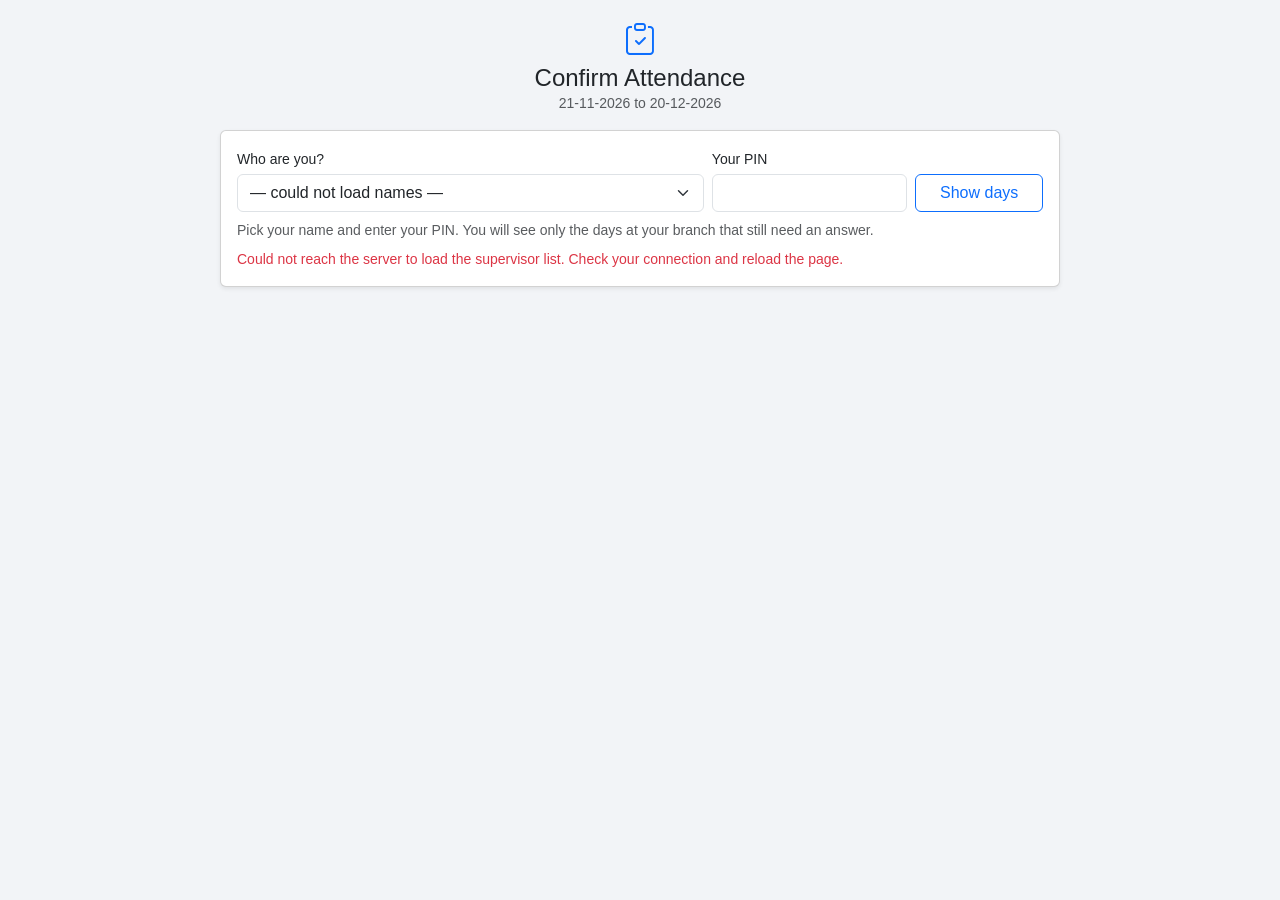
<file: supervisor_attendance.html>
<!DOCTYPE html>
<html lang="en">
<head>
<meta charset="UTF-8">
<meta name="viewport" content="width=device-width, initial-scale=1.0">
<title>HR — Confirm Attendance</title>
<link href="https://cdn.jsdelivr.net/npm/bootstrap@5.3.0/dist/css/bootstrap.min.css" rel="stylesheet">
<link href="https://cdn.jsdelivr.net/npm/bootstrap-icons@1.11.0/font/bootstrap-icons.css" rel="stylesheet">
<style>
  body { background:#f2f4f7; font-family:'Segoe UI',Tahoma,sans-serif; padding-bottom:88px; }
  .wrap { max-width:860px; margin:16px auto; padding:0 10px; }
  .brand i { font-size:2rem; color:#0d6efd; }
  .day { border:1px solid #dde1e7; border-radius:10px; background:#fff; margin-bottom:10px; }
  .day.done   { border-color:#198754; background:#f2fbf5; }
  .day.failed { border-color:#dc3545; background:#fdf3f4; }
  .day-head { padding:10px 12px; display:flex; align-items:baseline; gap:10px; flex-wrap:wrap; }
  .who  { font-weight:600; font-size:1.05rem; }
  .when { color:#5b6472; font-size:.92rem; }
  .why  { padding:0 12px 8px; color:#5b6472; font-size:.86rem; line-height:1.35; }
  .body { padding:0 12px 12px; }
  .sbtn { flex:1; min-width:84px; }
  .sbtn.on-p { background:#198754; color:#fff; border-color:#198754; }
  .sbtn.on-a { background:#dc3545; color:#fff; border-color:#dc3545; }
  .sbtn.on-d { background:#0dcaf0; color:#000; border-color:#0dcaf0; }
  .times { display:none; gap:10px; margin-top:10px; }
  .times.show { display:flex; }
  .times > div { flex:1; }
  .lbl { font-size:.78rem; color:#5b6472; margin-bottom:2px; }
  .rowmsg { font-size:.84rem; margin-top:6px; min-height:18px; }
  .bar { position:fixed; left:0; right:0; bottom:0; background:#fff; border-top:1px solid #dde1e7;
         padding:10px 14px; box-shadow:0 -2px 10px rgba(0,0,0,.06); }
  .bar .inner { max-width:860px; margin:0 auto; display:flex; gap:12px; align-items:center; }
  .nextday { font-size:.76rem; color:#0d6efd; }
</style>
</head>
<body>
<div class="wrap">
  <div class="brand text-center mb-3">
    <i class="bi bi-clipboard-check"></i>
    <h4 class="mb-0">Confirm Attendance</h4>
    <div class="text-muted small" id="windowLabel">&nbsp;</div>
  </div>

  <div class="card shadow-sm mb-3"><div class="card-body py-3">
    <div class="row g-2 align-items-end">
      <div class="col-12 col-sm-7">
        <label class="form-label small mb-1">Who are you?</label>
        <select id="supPick" class="form-select">
          <option value="">— select your name —</option>
        </select>
      </div>
      <div class="col-7 col-sm-3">
        <label class="form-label small mb-1">Your PIN</label>
        <input type="password" id="supPin" class="form-control" inputmode="numeric" autocomplete="off">
      </div>
      <div class="col-5 col-sm-2 d-grid">
        <button id="loadBtn" class="btn btn-outline-primary" onclick="loadDays()">Show days</button>
      </div>
    </div>
    <div id="intro" class="small text-muted mt-2">
      Pick your name and enter your PIN. You will see only the days at your branch
      that still need an answer.
    </div>
    <div id="authMsg" class="small mt-2"></div>
  </div></div>

  <div id="list"></div>
  <div id="empty" class="text-center text-muted py-4" style="display:none">
    <i class="bi bi-check2-circle" style="font-size:2rem;color:#198754"></i>
    <div class="mt-2">Nothing to confirm for your branch. Thank you.</div>
  </div>
</div>

<div class="bar" id="bar" style="display:none"><div class="inner">
  <button id="saveBtn" class="btn btn-primary flex-grow-1" onclick="submitAll()">
    <i class="bi bi-check2-all"></i> Save all
  </button>
  <div id="tally" class="small text-muted"></div>
</div></div>

<!-- config.js must load first: EXEC_URL below reads CONFIG.API_URL -->
<script src="config.js"></script>
<script>
// ============================================================================
// The ONLY thing to change when the web app is redeployed.
// ============================================================================
const EXEC_URL = CONFIG.API_URL;

// ============================================================================
// Nothing below is a list of people or of days. The supervisors come from
// getLocationSupervisors and the days come from svGetOpenDays, both live.
// The old version of this page baked 81 rows into a constant and so showed the
// same days for ever, however many of them had been fixed.
// ============================================================================

// The pay period runs the 21st to the 20th. Worked out from today, not typed in.
function currentPeriod(){
  const now = new Date();
  const y = now.getFullYear(), m = now.getMonth(), d = now.getDate();
  const endM = (d > 20) ? m + 1 : m;
  const to   = new Date(y, endM, 20);
  const from = new Date(y, endM - 1, 21);
  return { from: from, to: to };
}
function fmt(dt){
  const p = n => ('0'+n).slice(-2);
  return p(dt.getDate())+'-'+p(dt.getMonth()+1)+'-'+dt.getFullYear();
}
function toIso(dd){ const [d,m,y] = dd.split('-'); return y+'-'+m+'-'+d; }
function esc(s){ return String(s==null?'':s).replace(/[&<>"]/g,
  c=>({'&':'&amp;','<':'&lt;','>':'&gt;','"':'&quot;'}[c])); }

const PERIOD = currentPeriod();
let SUP_MAP = {}, state = [], LOADED = false;

async function post(method, payload, timeoutMs){
  const ctl = new AbortController();
  const t = setTimeout(()=>ctl.abort(), timeoutMs || 120000);
  try{
    const res = await fetch(EXEC_URL + '?method=' + method, {
      method:'POST',
      headers:{'Content-Type':'text/plain;charset=utf-8'},
      body: JSON.stringify(payload),
      signal: ctl.signal
    });
    const d = await res.json();
    if(!d.success) throw new Error(d.error || (method + ' failed'));
    return d;
  } finally { clearTimeout(t); }
}

// ── who is on the list ──────────────────────────────────────────────────────
async function loadSupervisors(){
  document.getElementById('windowLabel').textContent =
    fmt(PERIOD.from) + ' to ' + fmt(PERIOD.to);
  const sel = document.getElementById('supPick');
  try{
    const r = await fetch(EXEC_URL + '?method=getLocationSupervisors&_=' + Date.now(),
                          { cache:'no-store' });
    const d = await r.json();
    const opts = [];
    if(d && d.success){
      (d.data||[]).forEach(loc=>{
        (loc.supervisors||[]).forEach(s=>{
          SUP_MAP[s.id] = { name:s.name, location:loc.location };
          opts.push('<option value="'+esc(s.id)+'">'+esc(s.name)+' — '+esc(loc.location)+'</option>');
        });
      });
    }
    if(!opts.length) throw new Error('no supervisors returned');
    sel.innerHTML = '<option value="">— select your name —</option>' + opts.join('');
  }catch(e){
    // No invented list. If the backend cannot be reached, say so — a stale
    // hardcoded list is what caused the last round of trouble.
    sel.innerHTML = '<option value="">— could not load names —</option>';
    document.getElementById('authMsg').innerHTML =
      '<span class="text-danger">Could not reach the server to load the supervisor list. '
      + 'Check your connection and reload the page.</span>';
  }
}

// ── the days that still need an answer ──────────────────────────────────────
async function loadDays(){
  const supId  = document.getElementById('supPick').value;
  const supPin = document.getElementById('supPin').value.trim();
  const msg    = document.getElementById('authMsg');
  if(!supId){  msg.innerHTML = '<span class="text-danger">Select your name.</span>'; return; }
  if(!supPin){ msg.innerHTML = '<span class="text-danger">Enter your PIN.</span>'; return; }

  const btn = document.getElementById('loadBtn');
  btn.disabled = true; btn.textContent = 'Loading…';
  msg.innerHTML = '<span class="text-muted">Checking…</span>';

  try{
    const d = await post('svGetOpenDays', {
      supId: supId, supPin: supPin, from: fmt(PERIOD.from), to: fmt(PERIOD.to)
    });
    state = (d.days||[]).map(r => ({ ...r, verdict:'', sent:false }));
    LOADED = true;
    document.getElementById('intro').style.display = 'none';
    msg.innerHTML = '<span class="text-success">' + esc(d.supervisor)
                  + ' — ' + esc(d.location) + '</span>';
    render();
  }catch(err){
    LOADED = false;
    state = [];
    document.getElementById('list').innerHTML = '';
    document.getElementById('bar').style.display = 'none';
    document.getElementById('empty').style.display = 'none';
    msg.innerHTML = '<span class="text-danger">' + esc(err.message) + '</span>';
  } finally {
    btn.disabled = false; btn.textContent = 'Show days';
  }
}

function render(){
  const list = document.getElementById('list');
  document.getElementById('empty').style.display = (LOADED && !state.length) ? '' : 'none';
  document.getElementById('bar').style.display   = state.length ? '' : 'none';
  list.innerHTML = state.map((r,i)=>{
    const nd = r.co && r.ci && r.co < r.ci;
    return '<div class="day" id="d'+i+'">'
      + '<div class="day-head">'
      +   '<span class="who">'+esc(r.name)+'</span>'
      +   '<span class="when">'+esc(r.date)+(r.shift?' &middot; '+esc(r.shift):'')+'</span>'
      +   '<span class="badge text-bg-light ms-auto">'+esc(r.status)+'</span>'
      + '</div>'
      + '<div class="why">'+esc(r.why)+'</div>'
      + '<div class="body">'
      +   '<div class="d-flex gap-2">'
      +     '<button type="button" class="btn btn-outline-success sbtn" data-s="Present" onclick="pick('+i+',this)">Worked</button>'
      +     '<button type="button" class="btn btn-outline-info    sbtn" data-s="Day Off" onclick="pick('+i+',this)">Day Off</button>'
      +     '<button type="button" class="btn btn-outline-danger  sbtn" data-s="Absent"  onclick="pick('+i+',this)">Did not come</button>'
      +   '</div>'
      +   '<div class="times" id="t'+i+'">'
      +     '<div><div class="lbl">Started</div>'
      +       '<input type="time" class="form-control" id="ci'+i+'" value="'+esc(r.ci)+'" onchange="sync('+i+')"></div>'
      +     '<div><div class="lbl">Finished '
      +       '<span class="nextday" id="nd'+i+'">'+(nd?'(next morning)':'')+'</span></div>'
      +       '<input type="time" class="form-control" id="co'+i+'" value="'+esc(r.co)+'" onchange="sync('+i+')"></div>'
      +   '</div>'
      +   '<div class="rowmsg" id="m'+i+'"></div>'
      + '</div></div>';
  }).join('');
  tally();
}

function pick(i, btn){ applyPick(i, btn.getAttribute('data-s')); tally(); }

function applyPick(i, s){
  state[i].verdict = s;
  const card = document.getElementById('d'+i);
  card.querySelectorAll('.sbtn').forEach(b=>{
    const v = b.getAttribute('data-s');
    b.className = 'btn btn-outline-' +
      (v==='Present' ? 'success' : v==='Absent' ? 'danger' : 'info') + ' sbtn';
    if(v===s) b.classList.add(s==='Present'?'on-p':s==='Absent'?'on-a':'on-d');
  });
  document.getElementById('t'+i).classList.toggle('show', s==='Present');
}

function sync(i){
  state[i].ci = document.getElementById('ci'+i).value;
  state[i].co = document.getElementById('co'+i).value;
  const nd = state[i].co && state[i].ci && state[i].co < state[i].ci;
  document.getElementById('nd'+i).textContent = nd ? '(next morning)' : '';
  tally();
}

function tally(){
  const ready = state.filter(r=>r.verdict && !r.sent).length;
  const done  = state.filter(r=>r.sent).length;
  const blank = state.filter(r=>!r.verdict && !r.sent).length;
  document.getElementById('tally').textContent =
    done  ? done+' saved' + (ready?', '+ready+' to go':'')
  : blank ? state.length+' days — '+blank+' still need an answer'
          : state.length+' days filled in — check them, then save';
}

// ── save: ONE call, the server writes everything and rebuilds once ──────────
async function submitAll(){
  const supId  = document.getElementById('supPick').value;
  const supPin = document.getElementById('supPin').value.trim();
  if(!supId || !supPin){ alert('Select your name and enter your PIN.'); return; }

  const pending = state.map((r,i)=>({r:r,i:i})).filter(x=>x.r.verdict && !x.r.sent);
  if(!pending.length){ alert('Nothing to save yet — answer at least one day.'); return; }

  const bad = pending.find(x => x.r.verdict==='Present' && (!x.r.ci || !x.r.co));
  if(bad){
    document.getElementById('m'+bad.i).innerHTML =
      '<span class="text-danger">Enter both the start and the finish time.</span>';
    document.getElementById('d'+bad.i).scrollIntoView({behavior:'smooth', block:'center'});
    return;
  }

  const btn = document.getElementById('saveBtn');
  btn.disabled = true; btn.innerHTML = 'Saving…';
  pending.forEach(x => {
    document.getElementById('m'+x.i).innerHTML = '<span class="text-muted">saving…</span>';
  });

  const answers = pending.map(x => ({
    empId: x.r.id,
    date:  x.r.date,
    verdict: x.r.verdict,
    ci: x.r.ci || '',
    co: x.r.co || '',
    coNextDay: !!(x.r.co && x.r.ci && x.r.co < x.r.ci),
    shift: x.r.shift || ''
  }));

  try{
    const d = await post('svSaveAnswers', { supId:supId, supPin:supPin, answers:answers }, 300000);
    const byKey = {};
    (d.results||[]).forEach(res => { byKey[res.key] = res; });

    pending.forEach(x => {
      const res  = byKey[x.r.id + '|' + x.r.date];
      const card = document.getElementById('d'+x.i);
      const msg  = document.getElementById('m'+x.i);
      if(res && res.ok){
        x.r.sent = true;
        card.classList.remove('failed'); card.classList.add('done');
        msg.innerHTML = '<span class="text-success"><i class="bi bi-check-circle"></i> saved — '
                      + esc(res.msg) + '</span>';
      }else{
        card.classList.remove('done'); card.classList.add('failed');
        msg.innerHTML = '<span class="text-danger">'
                      + esc(res ? res.msg : 'no answer from the server')
                      + ' — not saved, try again</span>';
      }
    });

    const note = document.getElementById('tally');
    if(d.rebuildError){
      // The answers ARE written. Say so plainly so nobody enters them twice.
      note.innerHTML = '<span class="text-danger"><b>Your '+d.saved+' answers are saved.</b> '
        + 'The attendance sheet could not be refreshed just now ('+esc(d.rebuildError)+'). '
        + 'Do not enter them again — tell HR to refresh it.</span>';
    }else if(d.saved){
      note.innerHTML = '<span class="text-success">'+d.saved
        + ' saved and the attendance sheet is updated.</span>';
    }
    if(d.failed) note.innerHTML += ' <span class="text-danger">'+d.failed+' did not save.</span>';
  }catch(err){
    pending.forEach(x => {
      document.getElementById('d'+x.i).classList.add('failed');
      document.getElementById('m'+x.i).innerHTML =
        '<span class="text-danger">not saved — '+esc(err.message)+'</span>';
    });
  } finally {
    btn.disabled = false;
    const left = state.filter(r=>r.verdict && !r.sent).length;
    btn.innerHTML = left ? '<i class="bi bi-check2-all"></i> Save all'
                         : '<i class="bi bi-check2-all"></i> All saved';
    tally();
  }
}

loadSupervisors();
</script>
</body>
</html>
</file>
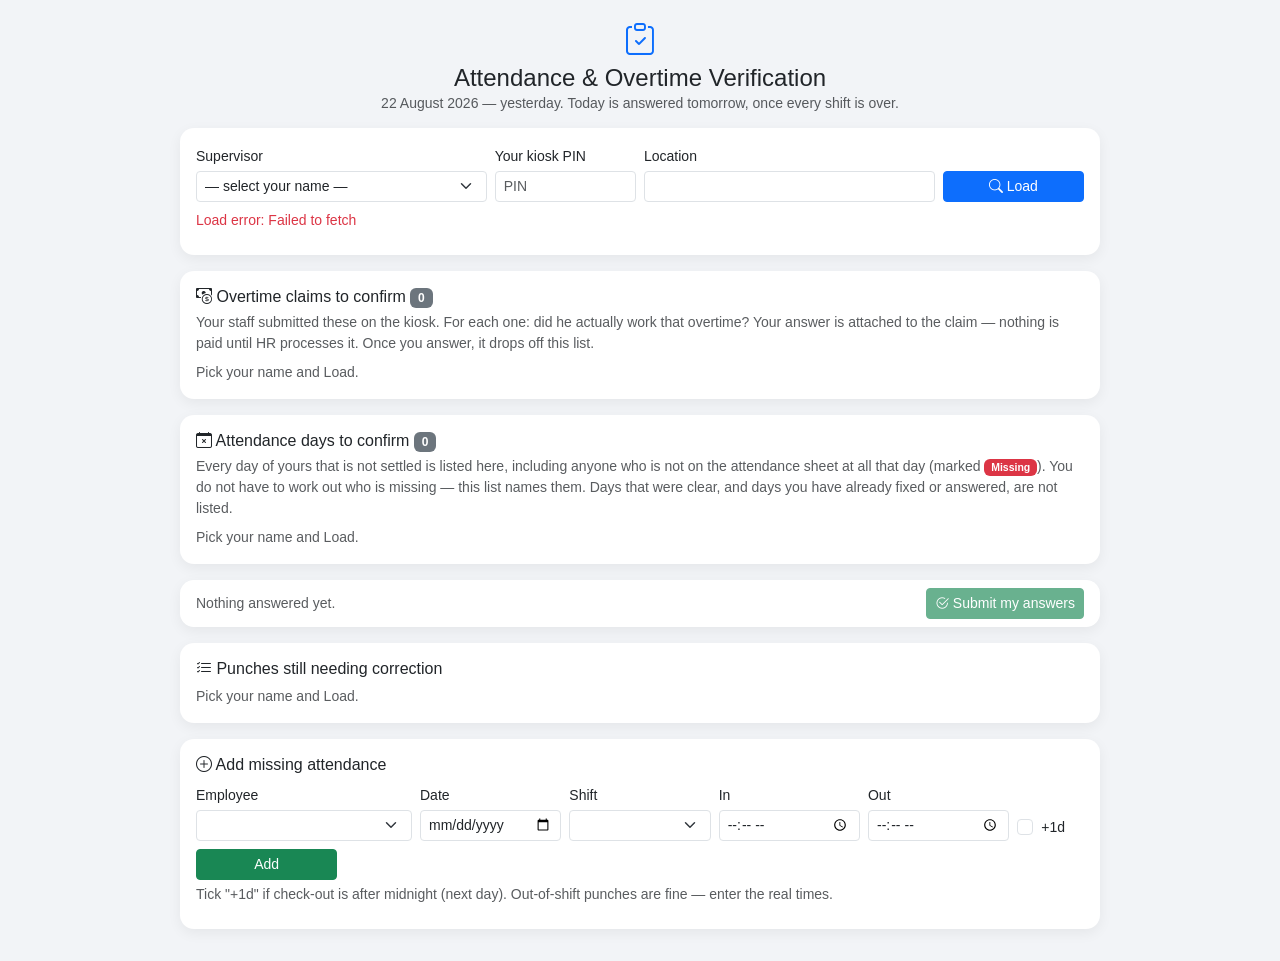
<file: supervisor_correct.html>
<!DOCTYPE html>
<html lang="en">
<head>
<meta charset="UTF-8">
<meta name="viewport" content="width=device-width, initial-scale=1.0">
<title>HR — Attendance &amp; Overtime Verification</title>
<link href="https://cdn.jsdelivr.net/npm/bootstrap@5.3.0/dist/css/bootstrap.min.css" rel="stylesheet">
<link href="https://cdn.jsdelivr.net/npm/bootstrap-icons@1.11.0/font/bootstrap-icons.css" rel="stylesheet">
<style>
  body{background:#f2f4f7;font-family:'Segoe UI',sans-serif;padding:16px;}
  .wrap{max-width:920px;margin:0 auto;}
  .brand{text-align:center;margin-bottom:14px;} .brand i{font-size:2rem;color:#0d6efd;}
  .card{border:none;box-shadow:0 4px 14px rgba(0,0,0,0.06);border-radius:14px;margin-bottom:16px;}
  .needs{background:#fff3cd;}
  .done{background:#d1e7dd;}
  th,td{font-size:0.88rem;vertical-align:middle;}
  .tm{width:130px;min-width:130px;}
  .sc-in-lbl,.sc-out-lbl{font-weight:600;color:#0d6efd;font-size:0.9rem;margin-top:2px;}
  .answered{font-size:12px;color:#0f5132;background:#d1e7dd;border-radius:6px;padding:4px 9px;display:inline-block;}
  .willwrite{font-size:11px;color:#0d6efd;}
  .nowrite{font-size:11px;color:#b02a37;}
  .overclaim{color:#b02a37;font-weight:600;}
  .usepunch{font-size:10.5px;padding:1px 6px;margin-top:3px;}
  tr.over td{background:#fff5f5;}
</style>
</head>
<body>
<div class="wrap">
  <div class="brand"><i class="bi bi-clipboard-check"></i><h4 class="mb-0">Attendance &amp; Overtime Verification</h4>
    <div class="text-muted small">22 August 2026 — yesterday. Today is answered tomorrow, once every shift is over.</div></div>

  <div class="card"><div class="card-body">
    <div class="row g-2 align-items-end">
      <div class="col-sm-4"><label class="form-label small mb-1">Supervisor</label>
        <select id="supPick" class="form-select form-select-sm" onchange="onSup()"><option value="">— select your name —</option></select></div>
      <div class="col-sm-2"><label class="form-label small mb-1">Your kiosk PIN</label>
        <input id="supPin" type="password" inputmode="numeric" autocomplete="off" maxlength="8" class="form-control form-control-sm" placeholder="PIN"></div>
      <div class="col-sm-4"><label class="form-label small mb-1">Location</label>
        <input id="locBox" class="form-control form-control-sm" list="locList" readonly>
        <datalist id="locList"></datalist></div>
      <div class="col-sm-2"><button class="btn btn-primary btn-sm w-100" onclick="loadSessions()"><i class="bi bi-search"></i> Load</button></div>
    </div>
    <div id="msg" class="small mt-2"></div>
    <div id="progress" class="small mt-2"></div>
  </div></div>

  <!-- ════════ OT CLAIMS TO CONFIRM ════════ -->
  <div class="card mb-3"><div class="card-body">
    <h6 class="mb-1"><i class="bi bi-cash-coin"></i> Overtime claims to confirm
      <span class="badge bg-secondary" id="otCount">0</span></h6>
    <p class="text-muted small mb-2">
      Your staff submitted these on the kiosk. For each one: did he actually
      work that overtime? Your answer is attached to the claim — nothing is
      paid until HR processes it. Once you answer, it drops off this list.
    </p>
    <div id="otRoundNote"></div>
    <div id="otWrap" class="table-responsive">
      <div class="text-muted small">Pick your name and Load.</div>
    </div>
  </div></div>

  <!-- ════════ ATTENDANCE DAYS TO CONFIRM ════════ -->
  <div class="card mb-3"><div class="card-body">
    <h6 class="mb-1"><i class="bi bi-calendar-x"></i> Attendance days to confirm
      <span class="badge bg-secondary" id="attCount">0</span></h6>
    <p class="text-muted small mb-2">
      Every day of yours that is not settled is listed here, including anyone
      who is not on the attendance sheet at all that day (marked
      <span class="badge bg-danger">Missing</span>). You do not have to work out
      who is missing — this list names them. Days that were clear, and days you
      have already fixed or answered, are not listed.
    </p>
    <div id="attWrap" class="table-responsive">
      <div class="text-muted small">Pick your name and Load.</div>
    </div>
  </div></div>

  <div class="card mb-3" style="position:sticky;bottom:0;z-index:20">
    <div class="card-body py-2">
      <div class="d-flex justify-content-between align-items-center flex-wrap gap-2">
        <div id="vBar" class="small text-muted">Nothing answered yet.</div>
        <button class="btn btn-success btn-sm" id="vSubmit" disabled onclick="submitVerdicts()">
          <i class="bi bi-check2-circle"></i> Submit my answers
        </button>
      </div>
    </div>
  </div>

  <div class="card"><div class="card-body">
    <h6><i class="bi bi-list-check"></i> Punches still needing correction</h6>
    <div id="sessWrap" class="table-responsive"><div class="text-muted small">Pick your name and Load.</div></div>
  </div></div>

  <div class="card"><div class="card-body">
    <h6><i class="bi bi-plus-circle"></i> Add missing attendance</h6>
    <div class="row g-2 align-items-end">
      <div class="col-sm-3"><label class="form-label small mb-1">Employee</label><select id="addEmp" class="form-select form-select-sm"></select></div>
      <div class="col-sm-2"><label class="form-label small mb-1">Date</label><input type="date" id="addDate" class="form-control form-control-sm"></div>
      <div class="col-sm-2"><label class="form-label small mb-1">Shift</label><select id="addShift" class="form-select form-select-sm"></select></div>
      <div class="col-sm-2"><label class="form-label small mb-1">In</label><input type="time" id="addIn" class="form-control form-control-sm"></div>
      <div class="col-sm-2"><label class="form-label small mb-1">Out</label><input type="time" id="addOut" class="form-control form-control-sm"></div>
      <div class="col-sm-1"><div class="form-check mt-3"><input type="checkbox" class="form-check-input" id="addNext"><label class="form-check-label small" for="addNext">+1d</label></div></div>
      <div class="col-sm-2"><button class="btn btn-success btn-sm w-100" onclick="addSession()">Add</button></div>
    </div>
    <div class="text-muted small mt-1">Tick "+1d" if check-out is after midnight (next day). Out-of-shift punches are fine — enter the real times.</div>
    <div id="addMsg" class="small mt-2"></div>
  </div></div>
</div>

<!-- config.js must load first: EXEC_URL below reads CONFIG.API_URL -->
<script src="config.js"></script>
<script>
const EXEC_URL = CONFIG.API_URL;
let SUP_MAP = {}, DATA = null, VDATA = null, V = {};
function esc(s){ return String(s==null?'':s).replace(/&/g,'&amp;').replace(/</g,'&lt;').replace(/>/g,'&gt;').replace(/"/g,'&quot;'); }
function toDd(iso){ if(!iso) return ''; const [y,m,d]=iso.split('-'); return d+'-'+m+'-'+y; }
async function api(qs){ const r=await fetch(EXEC_URL+'?'+qs+'&_='+Date.now(),{cache:'no-store'}); if(!r.ok) throw new Error('HTTP '+r.status); const d=await r.json(); if(!d.success) throw new Error(d.error||'err'); return d; }
async function post(m,b){ for(let a=0;a<2;a++){ try{ const r=await fetch(EXEC_URL+'?method='+m,{method:'POST',headers:{'Content-Type':'text/plain;charset=utf-8'},body:JSON.stringify(b)}); if(!r.ok) throw new Error('HTTP '+r.status); const d=await r.json(); if(!d.success) throw new Error(d.error||'err'); return d; }catch(e){ if(a===1) throw e; await new Promise(res=>setTimeout(res,800)); } } }

async function load(){
  try{ const d=await api('method=getLocationSupervisors');
    (d.data||[]).forEach(loc=>(loc.supervisors||[]).forEach(s=>{ SUP_MAP[s.id]={name:s.name,location:loc.location}; }));
    // HR answers at any location — including a supervisor's own days.
    document.getElementById('locList').innerHTML=(d.data||[]).map(l=>'<option value="'+esc(l.location)+'">').join('');
    try{ const r=await api('method=svRoles'); (r.hr||[]).forEach(h=>{ SUP_MAP[h.id]={name:h.name+' — HR',location:'',hr:true}; }); }catch(e){}
    document.getElementById('supPick').innerHTML='<option value="">— select your name —</option>'+
      Object.keys(SUP_MAP).map(id=>'<option value="'+id+'">'+esc(SUP_MAP[id].name)+' — '+esc(SUP_MAP[id].location)+'</option>').join('');
  }catch(e){ document.getElementById('msg').innerHTML='<span class="text-danger">Load error: '+esc(e.message)+'</span>'; }
}
function onSup(){ const id=document.getElementById('supPick').value, box=document.getElementById('locBox');
  const m=SUP_MAP[id]; box.value=m?m.location:''; box.readOnly=!(m&&m.hr);
  if(m&&m.hr){ box.placeholder='type the location'; box.focus(); } }
// Who is answering. The server checks the PIN and writes the name itself;
// nothing typed on this page decides who gets credited.
function who(){ return { supId:document.getElementById('supPick').value, supPin:document.getElementById('supPin').value.trim() }; }

// ══════════ VERIFICATION ══════════
async function loadVerify(){
  const loc=document.getElementById('locBox').value.trim();
  if(!loc) return;
  document.getElementById('otWrap').innerHTML='<div class="text-muted small">Loading…</div>';
  try{
    VDATA=await post('getSupervisorVerifyList',Object.assign({location:loc},who()));
    V={}; renderOt(); renderAtt(); vBar(); renderProgress();
  }catch(e){
    document.getElementById('otWrap').innerHTML='<div class="alert alert-danger mb-0">'+esc(e.message)+'</div>';
  }
}
function renderProgress(){
  const p=document.getElementById('progress');
  const a=(VDATA.otAnswered||0)+(VDATA.attAnswered||0);
  let h='';
  if(VDATA.staffCount) h+='<span class="text-muted">Checked '+VDATA.staffCount+
    ' staff across '+VDATA.daysCovered+' day(s), '+VDATA.from+' → '+VDATA.to+'.</span> ';
  if(VDATA.missingCount) h+='<span class="badge bg-danger">'+VDATA.missingCount+
    ' not on the sheet at all</span> ';
  if(a) h+='<span class="answered"><i class="bi bi-check2-all"></i> '+a+
    ' already answered or fixed — gone from the lists below.</span> ';
  if(VDATA.stillRunning) h+='<span class="badge bg-secondary">'+VDATA.stillRunning+
    ' day(s) held back — the shift has not finished yet</span> ';
  if(VDATA.ownHidden) h+='<span class="text-muted">Your own days are not shown — the other supervisor or HR answers them.</span>';
  p.innerHTML=h;
}
function renderOt(){
  const w=document.getElementById('otWrap');
  document.getElementById('otCount').innerText=VDATA.otCount;
  const note=document.getElementById('otRoundNote');
  if(note){
    note.innerHTML = VDATA.overCount
      ? '<div class="alert alert-danger py-2 px-3 mb-2" style="font-size:12.5px">'+
        '<b>▲ '+VDATA.overCount+' claim(s) ask for more than the punches show — '+
        esc(VDATA.overHoursHm)+' in total.</b><br>'+
        'Overtime is paid on the <b>actual time worked</b>. If the punches say '+
        '6h 7m, the claim cannot be 7h. Where the punch times are right, tap '+
        '<b>Use the punch figure</b> and the correct number is filled in for you. '+
        'If the punch times themselves are wrong, fix them in the correction table below first.'+
        '</div>'
      : '';
  }
  if(!VDATA.ot.length){ w.innerHTML='<div class="alert alert-success mb-0 py-2 small">'+
    '<i class="bi bi-check-circle"></i> No overtime claims left to confirm.</div>'; return; }
  let noted=false,b='';
  VDATA.ot.forEach((r,i)=>{
    if(r.manualPeriod && !noted){ noted=true;
      b+='<tr><td colspan="6" class="p-0"><div style="background:#fff8e1;border:1px solid #ffe08a;'+
         'border-radius:8px;padding:9px 11px;font-size:12.5px;margin:6px 0">'+
         '<b>22–31 August:</b> no punch times exist for this period — you marked '+
         'Present/Absent only. Answer from what you remember.</div></td></tr>'; }
    const v=V['OT|'+i];
    b+='<tr class="'+(r.overclaim&&!v?'over':'')+'"'+(v?' style="opacity:.45"':'')+'>'+
      '<td><b>'+esc(r.name)+'</b><br><span class="text-muted" style="font-size:11px">'+esc(r.empId)+'</span></td>'+
      '<td>'+esc(r.date)+
        (r.spillover?'<br><span class="badge bg-info text-dark" style="font-size:10px">night shift from '+esc(r.belongsTo)+'</span>':'')+
        '<br><span class="text-muted" style="font-size:11px">'+esc(r.shiftTimes||r.shift||'')+'</span></td>'+
      '<td><span class="fs-5 fw-bold">'+esc(r.claimedHm)+'</span></td>'+
      '<td style="font-size:11.5px;max-width:320px">'+
        '<span class="text-muted">'+esc(r.context)+'</span>'+
        (r.overclaim
          ? '<div class="overclaim mt-1">▲ '+esc(r.overByHm)+' more than the punches show'+
            (r.roundedUp?' — rounded up to a whole hour':'')+'</div>'+
            '<button class="btn btn-outline-danger btn-sm usepunch" onclick="usePunch('+i+')">'+
            'Use the punch figure: '+esc(r.computedOtHm)+'</button>'
          : '')+
      '</td>'+
      '<td><div class="btn-group btn-group-sm">'+
        '<button class="btn '+(v&&v.verdict==='yes'?'btn-success':'btn-outline-success')+'" onclick="setOt('+i+',\'yes\')">Yes</button>'+
        '<button class="btn '+(v&&v.verdict==='partly'?'btn-warning':'btn-outline-warning')+'" onclick="setOt('+i+',\'partly\')">Partly</button>'+
        '<button class="btn '+(v&&v.verdict==='no'?'btn-danger':'btn-outline-danger')+'" onclick="setOt('+i+',\'no\')">No</button>'+
      '</div></td>'+
      '<td><input class="form-control form-control-sm" style="width:68px;text-align:center" id="oth'+i+'" '+
        'type="number" step="0.25" min="0" max="'+r.claimed+'" '+
        'value="'+(v?v.hours:r.claimed)+'" '+(v&&v.verdict==='no'?'disabled':'')+' onchange="setOtH('+i+')"></td></tr>';
  });
  w.innerHTML='<table class="table table-sm align-middle"><thead><tr><th>Employee</th><th>Date</th>'+
    '<th>Claimed</th><th>What the system shows</th><th>Did he work it?</th><th>Hours</th></tr></thead><tbody>'+b+'</tbody></table>';
}
function renderAtt(){
  const w=document.getElementById('attWrap');
  document.getElementById('attCount').innerText=VDATA.attCount;
  if(!VDATA.attendance.length){ w.innerHTML='<div class="alert alert-success mb-0 py-2 small">'+
    '<i class="bi bi-check-circle"></i> No attendance days left to confirm.</div>'; return; }
  const b=VDATA.attendance.map((r,i)=>{
    const v=V['ATT|'+i];
    // The shift only matters when a punch already exists, because then
    // "Worked" has to complete that session at the right shift end. On a
    // day with no punch at all nothing is completed and no times are
    // invented — the day is simply recorded as worked — so there is no
    // shift question to ask and no reason to send him to the table below.
    const needsShift = !!r.checkIn;
    const workBtn = (r.knowsShift || !needsShift)
      ? '<button class="btn '+(v&&v.verdict==='present'?'btn-success':'btn-outline-success')+'" onclick="setAtt('+i+',\'present\')">Worked</button>'
      : '<button class="btn btn-outline-success" onclick="handOff('+i+')" title="He has a punch on this date and this location runs more than one shift, so nothing says which shift to close it at. Enter his real times below.">Worked…</button>';
    const hint = v&&v.verdict==='present'&&r.willWrite
      ? '<div class="willwrite">will record '+esc(r.willWrite)+'</div>'
      : ((needsShift && !r.knowsShift) ? '<div class="nowrite">which shift? enter his times below</div>' : '');
    return '<tr'+(v?' style="opacity:.45"':(r.missing?' class="table-danger"':''))+'>'+
      '<td><b>'+esc(r.name)+'</b><br><span class="text-muted" style="font-size:11px">'+esc(r.empId)+'</span></td>'+
      '<td>'+esc(r.date)+'<br><span class="text-muted" style="font-size:11px">'+esc(r.shift||'')+'</span></td>'+
      '<td><span class="badge '+(r.missing?'bg-danger':'bg-secondary')+'">'+esc(r.status)+'</span></td>'+
      '<td class="text-muted" style="font-size:11.5px;max-width:320px">'+esc(r.context)+'</td>'+
      '<td><div class="btn-group btn-group-sm">'+workBtn+
        '<button class="btn '+(v&&v.verdict==='dayoff'?'btn-primary':'btn-outline-primary')+'" onclick="setAtt('+i+',\'dayoff\')">Day Off</button>'+
        '<button class="btn '+(v&&v.verdict==='absent'?'btn-danger':'btn-outline-danger')+'" onclick="setAtt('+i+',\'absent\')">Absent</button>'+
      '</div>'+hint+'</td></tr>';
  }).join('');
  w.innerHTML='<table class="table table-sm align-middle"><thead><tr><th>Employee</th><th>Date</th>'+
    '<th>System says</th><th>Why you are being asked</th><th>What actually happened</th></tr></thead><tbody>'+b+'</tbody></table>';
}
function setOt(i,verdict){ const r=VDATA.ot[i];
  if(V['OT|'+i]&&V['OT|'+i].verdict===verdict) delete V['OT|'+i];
  else V['OT|'+i]={type:'OT',row:r.row,empId:r.empId,name:r.name,date:r.date,claimed:r.claimed,
    verdict:verdict,hours:verdict==='no'?0:(verdict==='yes'?r.claimed:(V['OT|'+i]?V['OT|'+i].hours:r.claimed)),note:''};
  renderOt(); vBar(); }
function setOtH(i){ const v=parseFloat(document.getElementById('oth'+i).value), r=VDATA.ot[i];
  if(!V['OT|'+i]) V['OT|'+i]={type:'OT',row:r.row,empId:r.empId,name:r.name,date:r.date,claimed:r.claimed,verdict:'partly',hours:v,note:''};
  else { V['OT|'+i].hours=v; if(V['OT|'+i].verdict==='yes'&&Math.abs(v-r.claimed)>0.001) V['OT|'+i].verdict='partly'; }
  renderOt(); vBar(); }
// One tap to accept exactly what the punches show. Marks it Partly,
// because paying less than was claimed IS a partial confirmation.
function usePunch(i){
  const r=VDATA.ot[i];
  V['OT|'+i]={type:'OT',row:r.row,empId:r.empId,name:r.name,date:r.date,claimed:r.claimed,
    verdict:'partly',hours:r.computed,note:'Paid on punched time'};
  renderOt(); vBar();
}

function setAtt(i,verdict){ const r=VDATA.attendance[i];
  if(V['ATT|'+i]&&V['ATT|'+i].verdict===verdict) delete V['ATT|'+i];
  else V['ATT|'+i]={type:'ATT',empId:r.empId,name:r.name,date:r.date,status:r.status,
    shift:r.shift,verdict:verdict,note:''};
  renderAtt(); vBar(); }
function vBar(){ const n=Object.keys(V).length, t=VDATA?VDATA.otCount+VDATA.attCount:0;
  document.getElementById('vBar').innerHTML=n?'<b>'+n+'</b> answered · '+(t-n)+' left':'Nothing answered yet.';
  document.getElementById('vSubmit').disabled=!n; }
async function submitVerdicts(){
  const list=Object.keys(V).map(k=>V[k]); if(!list.length) return;
  if(!confirm('Submit '+list.length+' answer(s)?\n\nAnswers about attendance are written straight into the attendance record.')) return;
  const b=document.getElementById('vSubmit'); b.disabled=true; b.innerText='Submitting…';
  try{
    const d=await post('saveSupervisorVerdicts',Object.assign({verdicts:list,
        location:document.getElementById('locBox').value.trim()},who()));
    let m=d.message||'Saved.';
    if(d.notes&&d.notes.length) m+='\n\n'+d.notes.join('\n');
    if(d.skipped&&d.skipped.length) m+='\n\nSkipped:\n'+d.skipped.join('\n');
    alert(m);
    V={}; await loadSessions();          // punches changed — reload both lists
  }
  catch(e){ alert(e.message); b.disabled=false; }
  b.innerHTML='<i class="bi bi-check2-circle"></i> Submit my answers';
}

// A day we cannot match to a shift is not a guess we should make. Hand the
// row to the Add form with the man and the date already filled in, so he only
// types the times he actually remembers.
function handOff(i){
  const r=VDATA.attendance[i];
  const sel=document.getElementById('addEmp');
  if(sel) sel.value=r.empId;
  const dt=document.getElementById('addDate');
  if(dt){ const p=r.date.split('-'); dt.value=p[2]+'-'+p[1]+'-'+p[0]; }
  const sh=document.getElementById('addShift');
  if(sh && r.shift) sh.value=r.shift;
  document.getElementById('addMsg').innerHTML=
    '<span class="text-primary">Enter the real in and out times for <b>'+esc(r.name)+
    '</b> on '+esc(r.date)+', then press Add.</span>';
  document.getElementById('addIn').focus();
  document.getElementById('addMsg').scrollIntoView({behavior:'smooth',block:'center'});
}

async function loadSessions(){
  const loc=document.getElementById('locBox').value.trim();
  if(!loc){ document.getElementById('msg').innerHTML='<span class="text-danger">Select your name.</span>'; return; }
  if(!who().supPin){ document.getElementById('msg').innerHTML='<span class="text-danger">Enter your kiosk PIN.</span>'; return; }
  document.getElementById('msg').innerHTML='';
  const wrap=document.getElementById('sessWrap'); wrap.innerHTML='<div class="text-muted small">Loading…</div>';
  try{
    DATA=await api('method=getSupervisorSessions&location='+encodeURIComponent(loc));
    document.getElementById('addEmp').innerHTML=(DATA.employees||[]).map(e=>'<option value="'+esc(e.id)+'">'+esc(e.name)+' ('+esc(e.id)+')</option>').join('');
    document.getElementById('addShift').innerHTML='<option value="">—</option>'+(DATA.shifts||[]).map(s=>'<option>'+esc(s)+'</option>').join('');
    renderSessions();
    await loadVerify();
  }catch(e){ wrap.innerHTML='<div class="alert alert-danger mb-0">'+esc(e.message)+'</div>'; }
}
function renderSessions(){
  const wrap=document.getElementById('sessWrap');
  if(!DATA.sessions.length){
    wrap.innerHTML='<div class="alert alert-success mb-0 py-2 small">'+
      '<i class="bi bi-check-circle"></i> Nothing left to correct'+
      (DATA.resolved?' — '+DATA.resolved+' session(s) already resolved.':'.')+'</div>';
    return; }
  const body=DATA.sessions.map((s,i)=>{
    const rowCls = s.duplicate ? 'table-danger' : (s.broken ? 'needs' : '');
    const dupBadge = s.duplicate ? ' <span class="badge bg-danger">Duplicate</span>' : '';
    const brokenBadge = s.broken ? ' <span class="badge bg-warning text-dark">'+esc(s.reason)+'</span>' : '';
    // auto-tick +1d if the out time is earlier than the in time (crossed midnight)
    const autoNext = (s.checkIn && s.checkOut && s.checkOut < s.checkIn);
    return '<tr class="'+rowCls+'" data-i="'+i+'"><td>'+esc(s.name)+dupBadge+'</td><td>'+esc(s.date)+'</td>'+
    '<td><input type="time" class="form-control form-control-sm tm sc-in" value="'+esc(s.checkIn)+'" onchange="app_autoNext('+i+')"><div class="small text-muted sc-in-lbl">'+esc(s.checkIn||'—')+'</div></td>'+
    '<td><input type="time" class="form-control form-control-sm tm sc-out" value="'+esc(s.checkOut)+'" onchange="app_autoNext('+i+')"><div class="small text-muted sc-out-lbl">'+esc(s.checkOut||'—')+'</div></td>'+
    '<td><input type="checkbox" class="form-check-input sc-next"'+(autoNext?' checked':'')+'></td>'+
    '<td>'+(s.presence==null?'—':s.presence+'h')+brokenBadge+'</td>'+
    '<td class="text-end"><button class="btn btn-primary btn-sm me-1" onclick="saveCorrect('+i+',this)">Save</button>'+
      '<button class="btn btn-outline-danger btn-sm" onclick="deleteSess('+i+',this)" title="Delete this session"><i class="bi bi-trash"></i></button></td></tr>';
  }).join('');
  wrap.innerHTML='<table class="table table-sm align-middle"><thead><tr><th>Name</th><th>Date</th><th>In</th><th>Out</th><th>+1d</th><th>Presence</th><th></th></tr></thead><tbody>'+body+'</tbody></table>';
}

// Auto-tick +1d when the out time is earlier than the in time (overnight).
function app_autoNext(i){
  const tr=document.querySelector('tr[data-i="'+i+'"]');
  const inV=tr.querySelector('.sc-in').value, outV=tr.querySelector('.sc-out').value;
  // keep the 24h text labels in sync with the pickers
  const il=tr.querySelector('.sc-in-lbl'), ol=tr.querySelector('.sc-out-lbl');
  if(il) il.innerText = inV||'—'; if(ol) ol.innerText = outV||'—';
  if(inV && outV && outV < inV) tr.querySelector('.sc-next').checked = true;
}

async function deleteSess(i,btn){
  const s=DATA.sessions[i];
  if(!confirm('Delete '+s.name+' session on '+s.date+'? (removes the punches)')) return;
  btn.disabled=true; btn.innerText='…';
  try{ await post('deleteSession',Object.assign({ ciRow:s.ciRow, coRow:s.coRow, empId:s.empId, date:s.date, by:supName() },who())); loadSessions(); }
  catch(e){ alert(e.message); btn.disabled=false; btn.innerHTML='<i class="bi bi-trash"></i>'; }
}
async function saveCorrect(i,btn){
  const s=DATA.sessions[i]; const tr=document.querySelector('tr[data-i="'+i+'"]');
  const payload={ empId:s.empId, date:s.date, ciRow:s.ciRow, coRow:s.coRow,
    checkIn:tr.querySelector('.sc-in').value, checkOut:tr.querySelector('.sc-out').value,
    coNextDay:tr.querySelector('.sc-next').checked, by:supName(), supId:who().supId, supPin:who().supPin };
  btn.disabled=true; btn.innerText='…';
  try{ await post('correctSession',payload); tr.className='done'; btn.innerText='Saved ✓'; }
  catch(e){ alert(e.message); btn.disabled=false; btn.innerText='Save'; }
}
async function addSession(){
  const m=document.getElementById('addMsg');
  const payload={ empId:document.getElementById('addEmp').value, date:toDd(document.getElementById('addDate').value),
    shift:document.getElementById('addShift').value, checkIn:document.getElementById('addIn').value,
    checkOut:document.getElementById('addOut').value, coNextDay:document.getElementById('addNext').checked,
    location:document.getElementById('locBox').value.trim(), by:supName(), supId:who().supId, supPin:who().supPin };
  if(!payload.empId||!payload.date||!payload.checkIn||!payload.checkOut){ m.innerHTML='<span class="text-danger">Employee, date, in and out required.</span>'; return; }
  try{ const d=await post('addSession',payload); m.innerHTML='<span class="text-success">'+esc(d.message)+'</span>'; loadSessions(); }
  catch(e){ m.innerHTML='<span class="text-danger">'+esc(e.message)+'</span>'; }
}
function supName(){ const id=document.getElementById('supPick').value; return SUP_MAP[id]?SUP_MAP[id].name+' ('+id+')':'Supervisor'; }
load();
</script>
</body>
</html>
</file>
<file: agent.css>
/* ============================================================
   agent.css — the recruitment agent portal, both pages.
   ------------------------------------------------------------
   Same palette and type as the candidate registration form
   (the pre-interview form), so an agent who has seen one
   recognises the other.

   Widths are fluid, not fixed: the shell fills the window up to
   1180px and the candidate grid adds columns as the screen
   allows, so a desktop shows three or four candidates side by
   side while a phone shows one. Nothing is sized for a phone
   and then stretched.
   ============================================================ */

:root{
  --ink:#123128; --ink-2:#1b4a3c; --ink-soft:#3a5b4f;
  --paper:#f3f6f2; --surface:#ffffff; --surface-2:#f7faf6;
  --line:#e0e7dd; --line-2:#eef2ea;
  --brass:#b0812f; --brass-2:#96691f; --brass-soft:#f5ecd8;
  --text:#16211d; --muted:#5d6a63; --faint:#8a958e;
  --ok:#2f7d5b; --ok-soft:#e4f1ea; --bad:#bd4630; --bad-soft:#f6e2dd;
  --radius:16px; --radius-sm:11px;
  --shadow:0 1px 2px rgba(18,49,40,.05),0 12px 34px -18px rgba(18,49,40,.28);
  --f-body:'Plus Jakarta Sans',system-ui,-apple-system,sans-serif;
}

*{box-sizing:border-box;}
html,body{margin:0;}
body{
  background:var(--paper); color:var(--text); font-family:var(--f-body);
  font-size:15px; line-height:1.5; -webkit-font-smoothing:antialiased;
  min-height:100vh; display:flex; flex-direction:column;
}

/* ── masthead ─────────────────────────────────────────────── */
header{
  background:var(--ink); color:#fff; padding:14px 22px;
  display:flex; align-items:center; gap:14px; flex-wrap:wrap;
}
.mark{width:34px;height:34px;flex:none;display:grid;place-items:center;}
.mark span{
  width:19px;height:19px;background:var(--brass);
  transform:rotate(45deg);border-radius:3px;display:block;
}
.brand{display:flex;flex-direction:column;line-height:1.2;margin-right:auto;}
.brand b{font-size:15px;letter-spacing:.14em;font-weight:800;}
.brand small{font-size:11.5px;color:#bcd0c6;letter-spacing:.04em;}
.whoami{text-align:right;line-height:1.25;font-size:12.5px;color:#bcd0c6;}
.whoami b{display:block;color:#fff;font-size:13.5px;font-weight:700;}
/* On a phone the masthead wraps: the agency sits on the second line
   with the sign-out button beside it, not under it. */
@media (max-width:620px){
  header{padding:12px 16px;gap:10px;}
  /* A long agency name gets one line and an ellipsis rather than
     stacking one word per line and shoving the button off. */
  .whoami{text-align:left;flex:1 1 100%;min-width:0;font-size:11.5px;order:3;}
  .whoami b{font-size:13px;white-space:nowrap;overflow:hidden;text-overflow:ellipsis;}
  header > button{order:4;flex:none;}
  main{padding:18px 16px 36px;}
  h1{font-size:23px;}
}

/* ── page shell ───────────────────────────────────────────── */
main{flex:1;width:100%;max-width:1180px;margin:0 auto;padding:22px 22px 44px;}
.eyebrow{
  font-size:11.5px;font-weight:700;letter-spacing:.16em;text-transform:uppercase;
  color:var(--brass-2);margin-bottom:6px;
}
h1{font-size:26px;line-height:1.2;font-weight:800;color:var(--ink);margin:0 0 6px;letter-spacing:-.01em;}
.lede{color:var(--muted);font-size:14.5px;margin:0 0 20px;max-width:64ch;}
.card{
  background:var(--surface);border:1px solid var(--line);border-radius:var(--radius);
  box-shadow:var(--shadow);padding:22px;
}
.bar{display:flex;align-items:center;gap:12px;flex-wrap:wrap;margin-bottom:18px;}
.bar .grow{margin-right:auto;}

/* ── controls ─────────────────────────────────────────────── */
label{display:block;font-size:12.5px;font-weight:600;color:var(--ink-soft);margin:0 0 6px;}
label .opt{font-weight:500;color:var(--faint);}
.req{color:var(--bad);}
input,select,textarea{
  width:100%;padding:11px 13px;border:1.5px solid var(--line);border-radius:var(--radius-sm);
  font-family:inherit;font-size:15px;color:var(--text);background:var(--surface);
  transition:border-color .15s,box-shadow .15s;
}
input:focus,select:focus,textarea:focus{
  outline:none;border-color:var(--brass);box-shadow:0 0 0 3px var(--brass-soft);
}
textarea{resize:vertical;min-height:74px;}
.field{margin-bottom:16px;}
.hint{font-size:12px;color:var(--faint);margin-top:5px;}

/* Form grid: one column on a phone, two or three on a real screen. */
.grid{display:grid;gap:0 18px;grid-template-columns:1fr;}
@media (min-width:640px){ .grid{grid-template-columns:repeat(2,1fr);} }
@media (min-width:980px){ .grid.three{grid-template-columns:repeat(3,1fr);} }
.span-all{grid-column:1/-1;}

button,.btn{
  font-family:inherit;font-size:14.5px;font-weight:700;cursor:pointer;
  padding:12px 20px;border-radius:var(--radius-sm);border:1.5px solid transparent;
  background:var(--ink);color:#fff;text-decoration:none;display:inline-flex;
  align-items:center;justify-content:center;gap:8px;transition:background .15s,border-color .15s;
}
button:hover,.btn:hover{background:var(--ink-2);}
.btn.line,button.line{background:var(--surface);color:var(--ink);border-color:var(--line);}
.btn.line:hover,button.line:hover{background:var(--surface-2);border-color:var(--brass);}
.btn.brass,button.brass{background:var(--brass);}
.btn.brass:hover,button.brass:hover{background:var(--brass-2);}
button:disabled{opacity:.55;cursor:default;}
button.wide{width:100%;}

/* ── language chips ───────────────────────────────────────── */
.chips{display:flex;flex-wrap:wrap;gap:8px;}
.chiptog{
  font-size:13.5px;font-weight:600;color:var(--ink-soft);background:var(--surface-2);
  border:1.5px solid var(--line);border-radius:999px;padding:8px 15px;cursor:pointer;
  font-family:inherit;
}
.chiptog:hover{border-color:var(--brass);}
.chiptog.on{background:var(--ink);color:#fff;border-color:var(--ink);}

/* ── file drop zones ──────────────────────────────────────── */
.drop{
  border:1.5px dashed var(--line);border-radius:var(--radius-sm);background:var(--surface-2);
  padding:18px;text-align:center;cursor:pointer;transition:border-color .15s,background .15s;
}
.drop:hover{border-color:var(--brass);background:var(--brass-soft);}
.drop svg{color:var(--brass-2);margin-bottom:6px;}
.drop b{display:block;font-size:13.5px;color:var(--ink);font-weight:600;}
.drop span{font-size:12px;color:var(--muted);}
.drop.has{
  border-style:solid;border-color:var(--ok);background:var(--ok-soft);
  text-align:left;display:flex;align-items:center;gap:12px;
}
.drop.has .thumb{width:44px;height:44px;border-radius:8px;object-fit:cover;flex:none;background:#fff;border:1px solid var(--line);}
.drop.has .fx{min-width:0;flex:1;}
.drop.has .fx b{white-space:nowrap;overflow:hidden;text-overflow:ellipsis;}
.drop.has .clear{background:none;border:0;color:var(--ink-soft);font-size:19px;cursor:pointer;padding:4px 8px;font-family:inherit;}
.drop.has .clear:hover{background:none;color:var(--bad);}
.visually-hidden{position:absolute;width:1px;height:1px;overflow:hidden;clip:rect(0 0 0 0);}

/* ── candidate grid ───────────────────────────────────────── */
.stats{display:flex;flex-wrap:wrap;gap:8px;margin-bottom:18px;}
.stat{
  background:var(--surface);border:1px solid var(--line);border-radius:999px;
  padding:7px 15px;font-size:13px;color:var(--muted);
}
.stat b{color:var(--ink);font-weight:800;}
.stat.on{background:var(--ink);border-color:var(--ink);color:#cfe0d7;}
.stat.on b{color:#fff;}

.cards{display:grid;gap:16px;grid-template-columns:1fr;align-items:start;}
@media (min-width:660px){ .cards{grid-template-columns:repeat(2,1fr);} }
@media (min-width:1000px){ .cards{grid-template-columns:repeat(3,1fr);} }

.cand{
  background:var(--surface);border:1px solid var(--line);border-radius:var(--radius);
  box-shadow:var(--shadow);padding:18px;display:flex;flex-direction:column;gap:12px;
}
.cand .top{display:flex;align-items:flex-start;gap:10px;}
.cand .nm{font-size:16.5px;font-weight:800;color:var(--ink);line-height:1.25;margin-right:auto;}
.cand .sub{font-size:12.5px;color:var(--muted);margin-top:2px;font-weight:500;}
.pill{
  font-size:11px;font-weight:800;letter-spacing:.04em;text-transform:uppercase;
  padding:4px 10px;border-radius:999px;white-space:nowrap;flex:none;
  background:var(--surface-2);color:var(--ink-soft);border:1px solid var(--line);
}
.p-Submitted{background:var(--brass-soft);color:var(--brass-2);border-color:#e7d5ab;}
.p-Selected{background:#e6ecf5;color:#2f4f7d;border-color:#cfdcec;}
.p-VisaIssued{background:#e2f0f4;color:#1c6b7d;border-color:#c8e3ea;}
.p-Travelling{background:#e6eaf7;color:#33459b;border-color:#d0d8f0;}
.p-Arrived{background:var(--brass-soft);color:#8a5a12;border-color:#e7d5ab;}
.p-Employee{background:var(--ok-soft);color:var(--ok);border-color:#c6e3d4;}
.p-OnHold{background:#eceff0;color:#4c585c;border-color:#dde2e3;}
.p-Cancelled{background:var(--bad-soft);color:var(--bad);border-color:#eccdc5;}

/* Progress track — where the candidate has reached, at a glance.
   align-items:center keeps the segments 4px tall; a flex row would
   otherwise stretch them to the height of the row. */
.track{display:flex;gap:4px;align-items:center;}
.track i{flex:1;height:4px;border-radius:2px;background:var(--line-2);display:block;}
.track i.done{background:var(--brass);}
.track i.stop{background:var(--bad-soft);}

.facts{display:flex;flex-direction:column;gap:5px;font-size:12.5px;}
.facts div{display:flex;gap:8px;}
.facts dt{color:var(--faint);min-width:74px;flex:none;}
.facts dd{margin:0;color:var(--ink-soft);font-weight:600;}
.cand .note{
  font-size:12.5px;color:var(--muted);background:var(--surface-2);
  border-left:3px solid var(--line);padding:8px 10px;border-radius:0 8px 8px 0;
}
.links{display:flex;gap:14px;font-size:12.5px;font-weight:700;}
.links a{color:var(--brass-2);text-decoration:none;}
.links a:hover{text-decoration:underline;}

/* ── sign-in, messages, empty states ──────────────────────── */
.signin{max-width:420px;margin:6vh auto 0;}
.msg{font-size:13.5px;margin-top:12px;min-height:18px;font-weight:600;}
.msg.bad{color:var(--bad);}
.msg.good{color:var(--ok);}
.empty{
  background:var(--surface);border:1px dashed var(--line);border-radius:var(--radius);
  padding:44px 22px;text-align:center;color:var(--muted);
}
.empty b{display:block;color:var(--ink);font-size:16px;margin-bottom:6px;}
.hide{display:none !important;}
footer{
  text-align:center;color:var(--faint);font-size:11.5px;
  padding:18px 22px 26px;border-top:1px solid var(--line-2);
}

/* ── the thank-you card ─────────────────────────────────────
   Named .thanks, not .done: .done belongs to the progress track
   above, and a card class sharing that name padded the track
   segments into blocks. */
.thanks{text-align:center;padding:40px 24px;}
.thanks .tick{
  width:56px;height:56px;border-radius:50%;background:var(--ok-soft);color:var(--ok);
  display:grid;place-items:center;margin:0 auto 16px;font-size:28px;font-weight:800;
}
</file>
